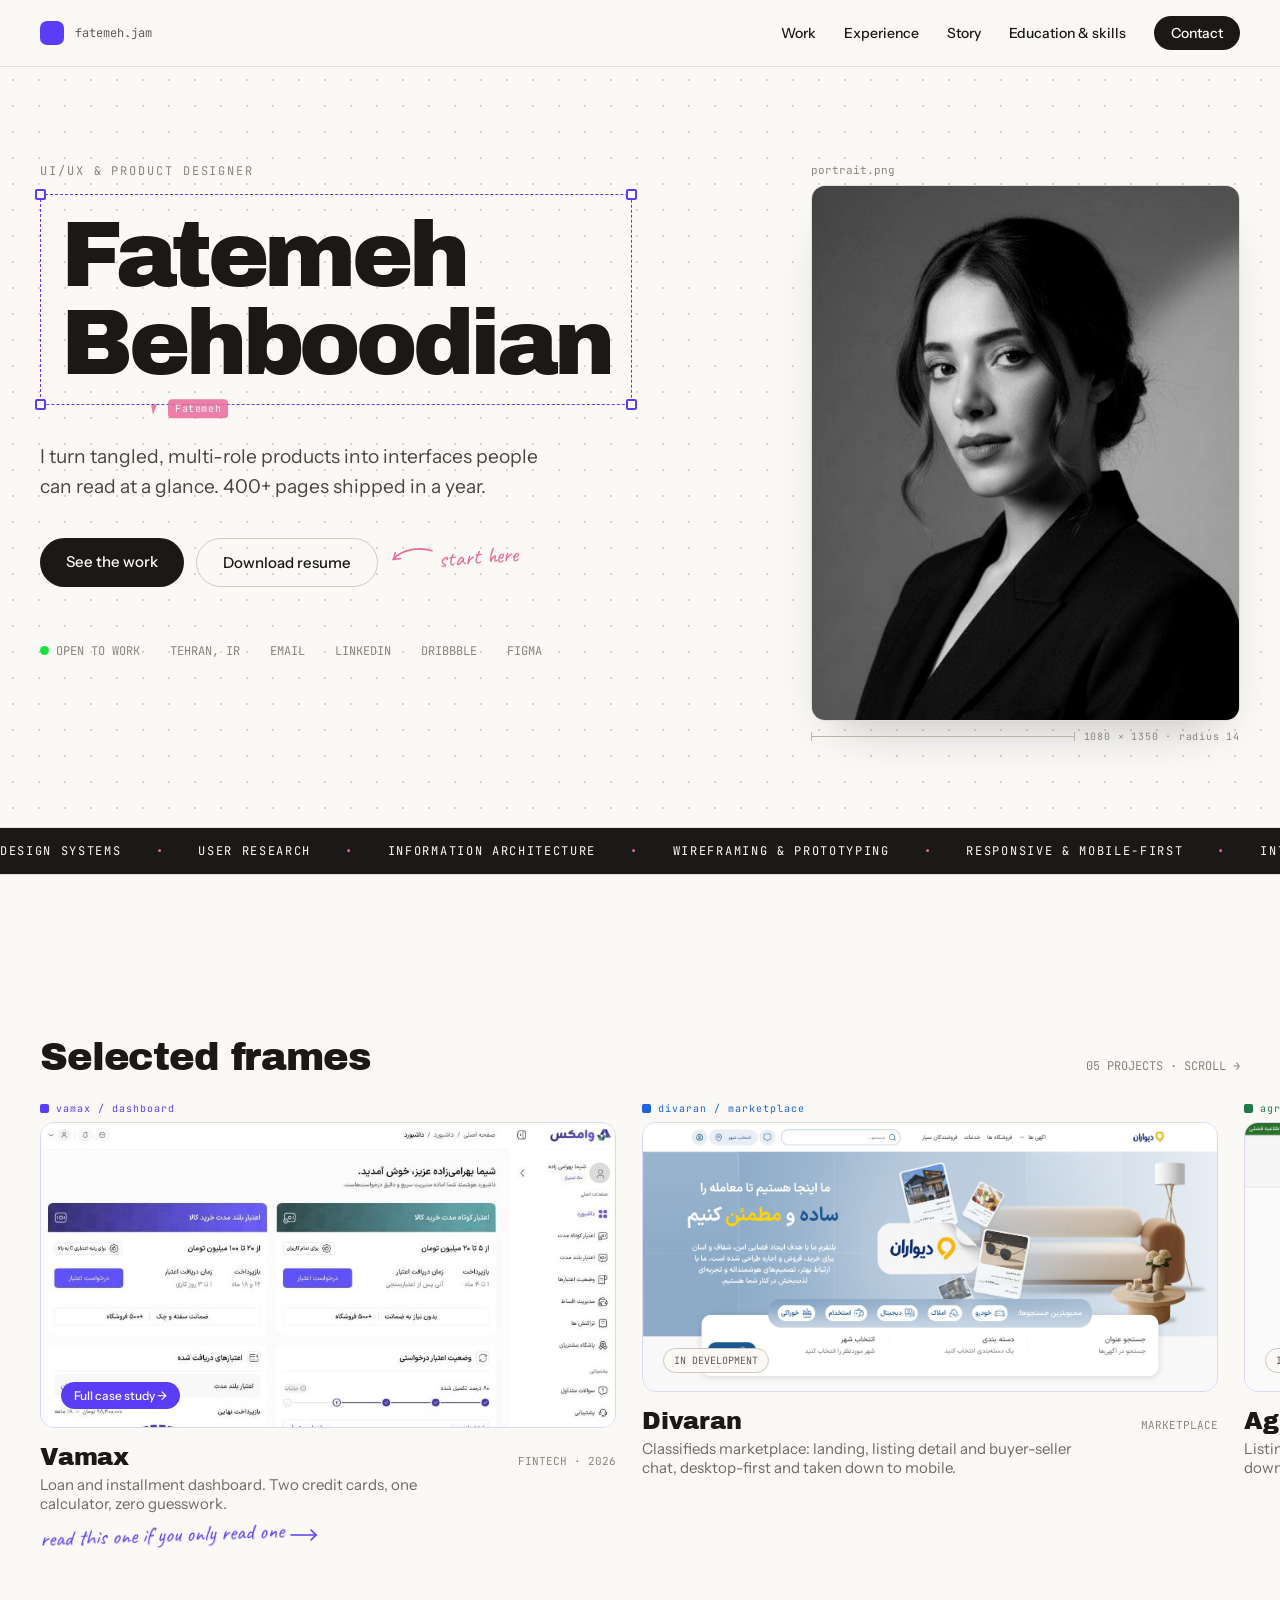
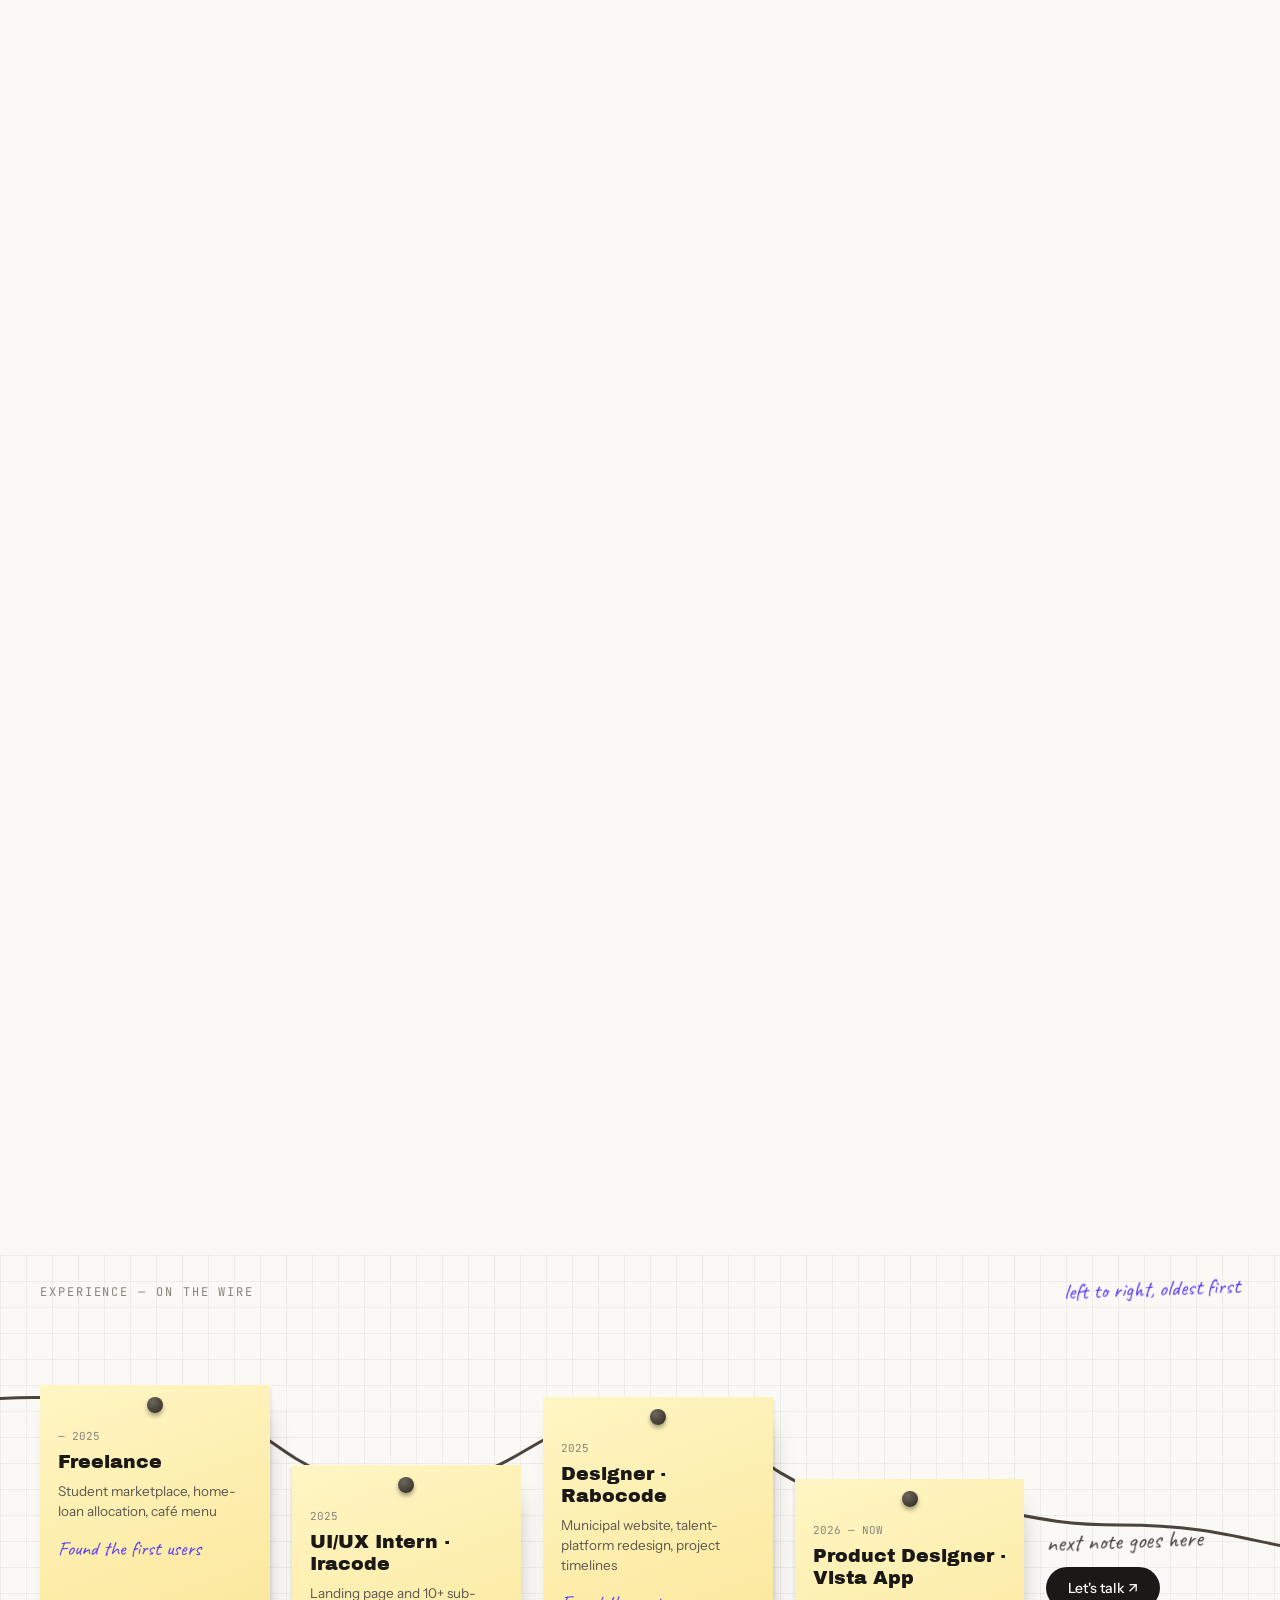
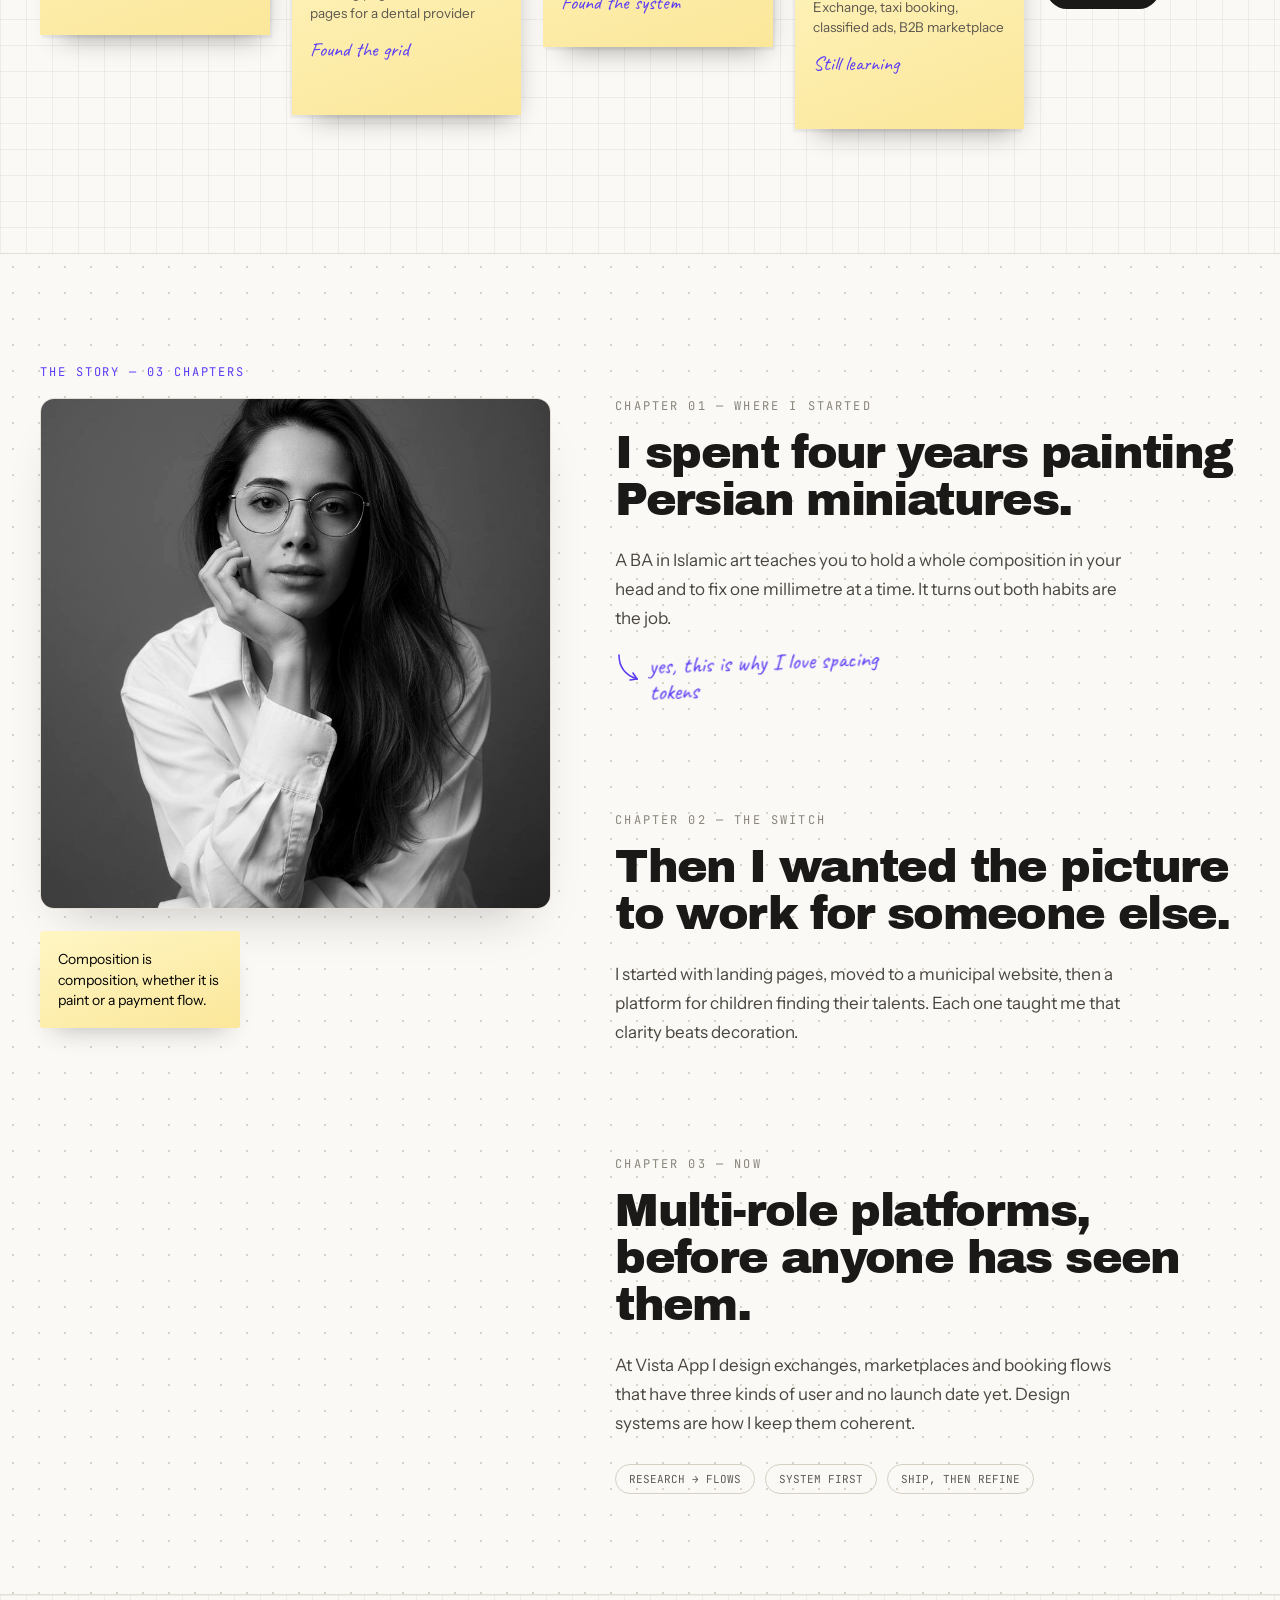
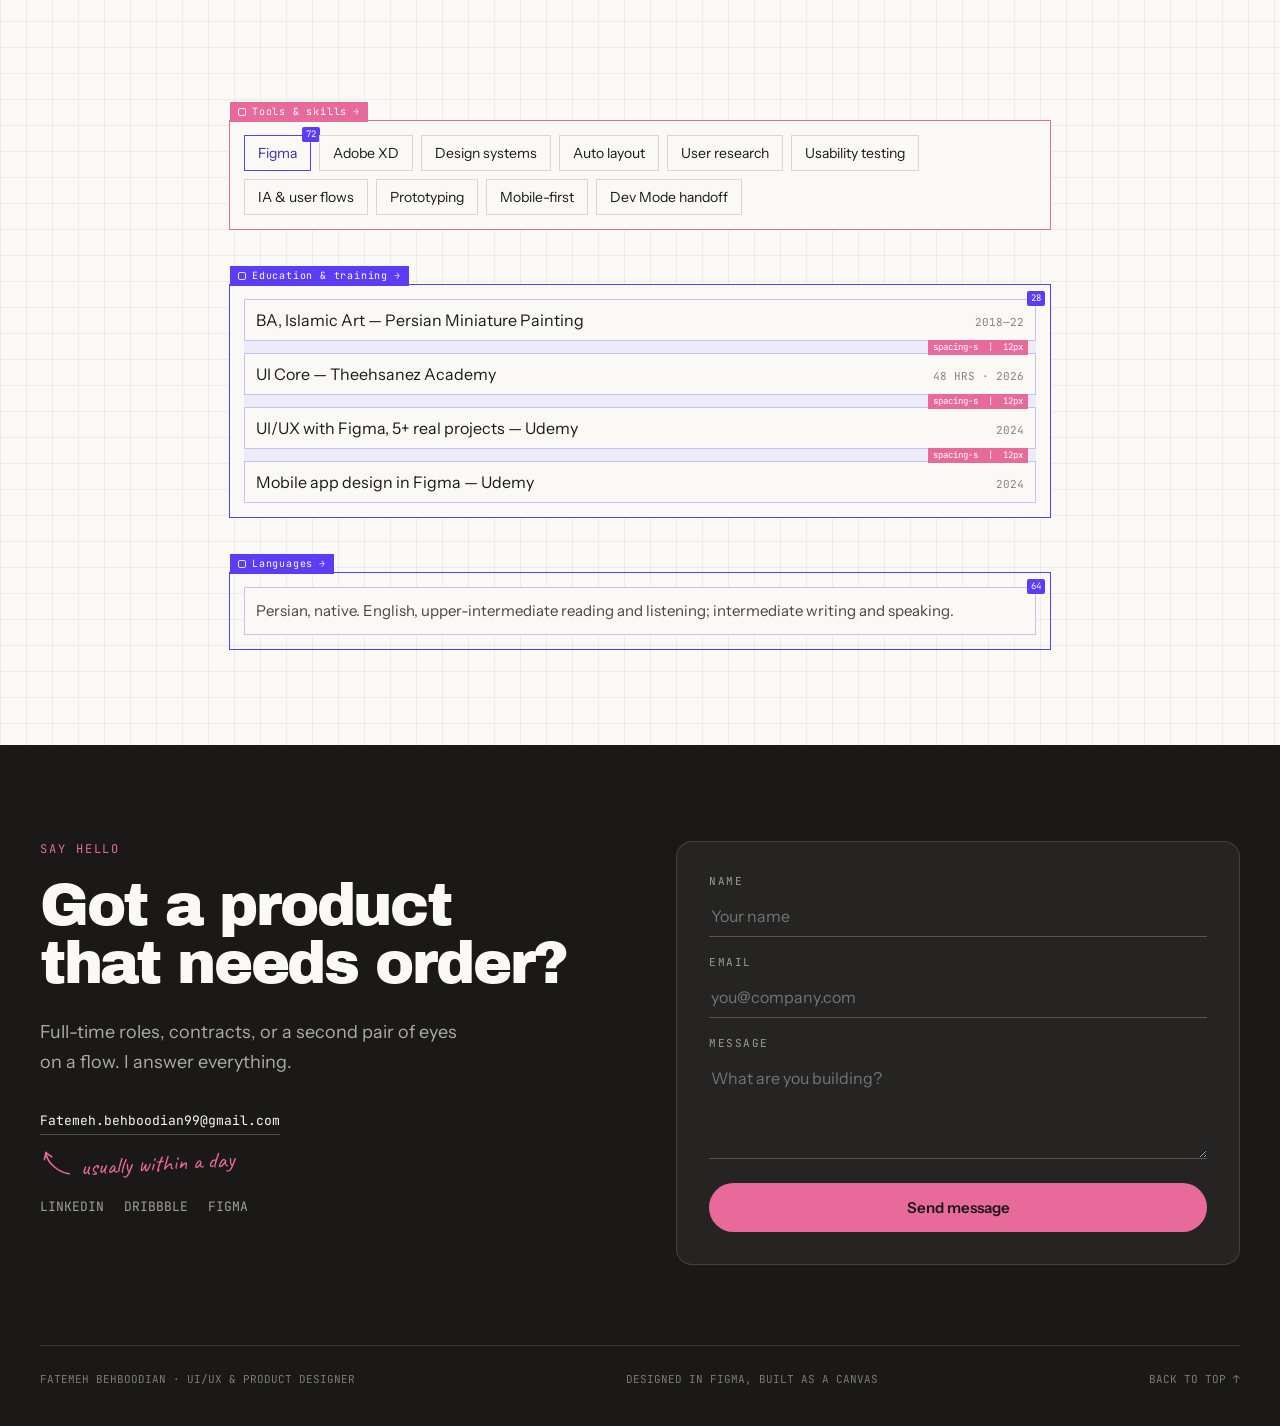
<file: index.html>
<!doctype html>
<html lang="en">
  <head>
    <meta charset="utf-8" />
    <meta name="viewport" content="width=device-width, initial-scale=1" />
    <title>Fatemeh Behboodian — UI/UX &amp; Product Designer</title>
    <meta
      name="description"
      content="UI/UX and product designer portfolio. Design systems, dashboards and marketplace flows for fintech, crypto and ride-hailing products."
    />
    <link rel="preconnect" href="https://fonts.googleapis.com" />
    <link rel="preconnect" href="https://fonts.gstatic.com" crossorigin />
    <link
      href="https://fonts.googleapis.com/css2?family=Archivo+Black&family=Instrument+Sans:wght@400;500;600&family=JetBrains+Mono:wght@400;500&family=Caveat:wght@500;600;700&display=swap"
      rel="stylesheet"
    />
    <link rel="stylesheet" href="css/site.css" />
    <link rel="icon" href="favicon.svg" type="image/svg+xml" />
    <link rel="icon" href="favicon.ico" sizes="any" />
    <link rel="apple-touch-icon" href="apple-touch-icon.png" />
    <style>
      @media (max-width: 1200px) {
        [data-wire-row] {
          flex-wrap: wrap !important;
          row-gap: 56px !important;
        }
        [data-wire-row] [data-wire-line] {
          display: none !important;
        }
        [data-wire-row] > div {
          margin-top: 0 !important;
        }
        [data-wire-row] > * {
          flex: 0 1 calc(50% - 11px) !important;
          min-width: 0 !important;
          min-height: 0 !important;
        }
      }
      @media (max-width: 1000px) {
        [data-cols="hero"],
        [data-cols="story"],
        [data-cols="education-and-skills"],
        [data-cols="contact"] {
          grid-template-columns: 1fr !important;
          gap: 44px !important;
        }
        [data-cols="nums"] {
          grid-template-columns: repeat(2, 1fr) !important;
        }
        [data-note] {
          position: static !important;
          left: auto !important;
          right: auto !important;
          bottom: auto !important;
          width: auto !important;
          max-width: 320px;
          margin-top: 22px;
        }
        [data-stick] {
          position: static !important;
        }
      }
      @media (max-width: 640px) {
        [data-cols="nums"] {
          grid-template-columns: 1fr !important;
        }
        section {
          padding-left: 20px !important;
          padding-right: 20px !important;
        }
        [data-track] {
          padding-left: 20px !important;
          padding-right: 20px !important;
        }
      }
      .skill-chip {
        transition:
          outline-color 0.15s ease,
          color 0.15s ease;
      }
      .skill-chip:hover {
        outline: 1.5px solid #5b3df5;
        color: #3a2fa8;
      }
      .field-input {
        transition: border-color 0.15s ease;
      }
      .field-input:focus {
        border-bottom-color: #e86a9a;
      }
      .btn-send {
        transition: background 0.15s ease;
      }
      .btn-send:hover {
        background: #5b3df5;
      }
    </style>
  </head>
  <body>
    <div data-root="home" style="position: relative; overflow-x: clip">
      <div
        data-progress="1"
        style="
          position: fixed;
          top: 0;
          left: 0;
          height: 2px;
          width: 0%;
          background: #5b3df5;
          z-index: 60;
        "
      ></div>

      <div
        data-trail2="1"
        style="
          position: fixed;
          top: 0;
          left: 0;
          pointer-events: none;
          z-index: 54;
          opacity: 0;
          transition: opacity 0.4s ease;
        "
      >
        <div style="display: flex; align-items: center; gap: 6px">
          <div
            style="
              width: 0;
              height: 0;
              border-left: 6px solid #e86a9a;
              border-bottom: 10px solid transparent;
              border-right: 4px solid transparent;
              transform: rotate(-12deg);
            "
          ></div>
          <div
            style="
              font-family: &quot;JetBrains Mono&quot;, monospace;
              font-size: 10px;
              letter-spacing: 0.06em;
              color: #faf9f6;
              padding: 3px 7px;
              border-radius: 4px;
              white-space: nowrap;
              background-color: #e86a9a;
            "
          >
            Fatemeh
          </div>
        </div>
      </div>

      <div
        data-trail="1"
        style="
          position: fixed;
          top: 0;
          left: 0;
          pointer-events: none;
          z-index: 55;
          opacity: 0;
          transition: opacity 0.4s ease;
        "
      >
        <div style="display: flex; align-items: center; gap: 6px">
          <div
            style="
              width: 0;
              height: 0;
              border-left: 7px solid #5b3df5;
              border-bottom: 11px solid transparent;
              border-right: 5px solid transparent;
              transform: rotate(-12deg);
            "
          ></div>
          <div
            style="
              font-family: &quot;JetBrains Mono&quot;, monospace;
              font-size: 10px;
              letter-spacing: 0.06em;
              color: #faf9f6;
              padding: 3px 7px;
              border-radius: 4px;
              white-space: nowrap;
              background-color: #5b3df5;
            "
          >
            you
          </div>
        </div>
      </div>

      <!-- ================= NAV ================= -->
      <header class="site-header" data-nav>
        <div class="site-header__inner">
          <a href="#top" class="site-header__brand">
            <span class="site-header__mark" aria-hidden="true"></span>
            <span class="site-header__logo">fatemeh.jam</span>
          </a>
          <button
            type="button"
            class="site-header__toggle"
            data-nav-toggle
            aria-expanded="false"
            aria-controls="site-nav"
            aria-label="Open menu"
          >
            <span class="site-header__toggle-bar" aria-hidden="true"></span>
            <span class="site-header__toggle-bar" aria-hidden="true"></span>
          </button>
          <div class="site-header__backdrop" data-nav-backdrop></div>
          <nav id="site-nav" class="site-header__nav" data-nav-panel>
            <div class="site-header__nav-label" aria-hidden="true">
              Navigate
            </div>
            <a href="#work"><span>01</span>Work</a>
            <a href="#experience"><span>02</span>Experience</a>
            <a href="#story"><span>03</span>Story</a>
            <a href="#education-and-skills"
              ><span>04</span>Education &amp; skills</a
            >
            <a href="#contact" class="site-header__cta">Contact</a>
          </nav>
        </div>
      </header>

      <!-- ================= HERO ================= -->
      <section
        id="top"
        data-screen-label="Hero"
        style="
          position: relative;
          padding: 96px 40px 84px;
          background-image: radial-gradient(#d9d3c7 1.15px, transparent 1.15px);
          background-size: 26px 26px;
        "
      >
        <div
          data-cols="hero"
          style="
            max-width: 1360px;
            margin: 0 auto;
            display: grid;
            grid-template-columns: 1.25fr 0.75fr;
            gap: 56px;
            align-items: start;
          "
        >
          <div>
            <div
              data-reveal="1"
              style="
                font-family: &quot;JetBrains Mono&quot;, monospace;
                font-size: 12px;
                letter-spacing: 0.16em;
                text-transform: uppercase;
                color: #8a857c;
                margin-bottom: 48px;
              "
            >
              UI/UX &amp; Product Designer
            </div>
            <div
              data-reveal="1"
              data-reveal-delay="80"
              style="
                position: relative;
                display: inline-block;
                padding: 16px 20px;
                margin: -16px -20px;
                border: 1.5px dashed #5b3df5;
                border-radius: 5px;
                margin-top: -33px;
                margin-bottom: -36px;
                margin-left: 0px;
                margin-right: 0px;
              "
            >
              <h1
                style="
                  margin: 0;
                  font-family: &quot;Archivo Black&quot;, sans-serif;
                  font-size: clamp(52px, 7.2vw, 104px);
                  line-height: 0.96;
                  font-weight: 400;
                  letter-spacing: -0.045em;
                "
              >
                Fatemeh<br />Behboodian
              </h1>
              <div
                style="
                  position: absolute;
                  top: -6px;
                  left: -6px;
                  width: 11px;
                  height: 11px;
                  background: #faf9f6;
                  border: 2px solid #5b3df5;
                  border-radius: 2px;
                "
              ></div>
              <div
                style="
                  position: absolute;
                  top: -6px;
                  right: -6px;
                  width: 11px;
                  height: 11px;
                  background: #faf9f6;
                  border: 2px solid #5b3df5;
                  border-radius: 2px;
                "
              ></div>
              <div
                style="
                  position: absolute;
                  bottom: -6px;
                  left: -6px;
                  width: 11px;
                  height: 11px;
                  background: #faf9f6;
                  border: 2px solid #5b3df5;
                  border-radius: 2px;
                "
              ></div>
              <div
                style="
                  position: absolute;
                  bottom: -6px;
                  right: -6px;
                  width: 11px;
                  height: 11px;
                  background: #faf9f6;
                  border: 2px solid #5b3df5;
                  border-radius: 2px;
                "
              ></div>
            </div>
            <p
              data-reveal="1"
              data-reveal-delay="160"
              style="
                margin: 64px 0 0;
                font-size: clamp(18px, 1.5vw, 21px);
                line-height: 1.55;
                color: #4a463f;
                max-width: 520px;
                text-wrap: pretty;
              "
            >
              I turn tangled, multi-role products into interfaces people can
              read at a glance. 400+ pages shipped in a year.
            </p>
            <div
              data-reveal="1"
              data-reveal-delay="240"
              style="
                display: flex;
                gap: 12px;
                margin-top: 36px;
                flex-wrap: wrap;
              "
            >
              <a
                href="#work"
                style="
                  background: #1a1917;
                  color: #faf9f6;
                  padding: 14px 26px;
                  border-radius: 999px;
                  font-size: 15px;
                  font-weight: 500;
                "
                >See the work</a
              >
              <div
                style="
                  display: flex;
                  align-items: center;
                  gap: 12px;
                  flex-wrap: nowrap;
                "
              >
                <a
                  href="public/fatemeh-behboodian-resume.pdf"
                  download="fatemeh-behboodian-resume.pdf"
                  style="
                    border: 1.5px solid #cfc9bd;
                    padding: 14px 26px;
                    border-radius: 999px;
                    font-size: 15px;
                    font-weight: 500;
                    white-space: nowrap;
                  "
                  >Download resume</a
                >
                <div
                  data-anno="1"
                  style="
                    display: flex;
                    align-items: center;
                    gap: 4px;
                    flex-shrink: 0;
                    transform: translateY(-6px);
                  "
                >
                  <svg
                    width="44"
                    height="26"
                    viewBox="0 0 44 26"
                    fill="none"
                    style="overflow: visible; transform: scaleX(-1) rotate(-8deg)"
                  >
                    <path
                      d="M3 5C15 3 33 7 40 19"
                      stroke="#E86A9A"
                      stroke-width="1.6"
                      stroke-linecap="round"
                    ></path>
                    <path
                      d="M40 19l-7-2"
                      stroke="#E86A9A"
                      stroke-width="1.6"
                      stroke-linecap="round"
                    ></path>
                    <path
                      d="M40 19l-1-7"
                      stroke="#E86A9A"
                      stroke-width="1.6"
                      stroke-linecap="round"
                    ></path>
                  </svg>
                  <span
                    style="
                      font-family: &quot;Caveat&quot;, cursive;
                      font-size: 23px;
                      line-height: 1;
                      color: #e86a9a;
                      transform: rotate(-4deg);
                      white-space: nowrap;
                    "
                    >start here</span
                  >
                </div>
              </div>
            </div>
            <div
              data-reveal="1"
              data-reveal-delay="320"
              style="
                display: flex;
                gap: 30px;
                flex-wrap: wrap;
                margin-top: 56px;
                font-family: &quot;JetBrains Mono&quot;, monospace;
                font-size: 12px;
                color: #8a857c;
              "
            >
              <div style="display: flex; align-items: baseline; gap: 7px">
                <span
                  style="
                    width: 9px;
                    height: 9px;
                    border-radius: 50%;
                    background: #1ce03e;
                    animation: blink 2.4s ease-in-out infinite;
                  "
                ></span
                >OPEN TO WORK
              </div>
              <div>TEHRAN, IR</div>
              <a
                href="mailto:Fatemeh.behboodian99@gmail.com"
                style="color: #8a857c"
                >EMAIL</a
              >
              <a
                href="https://www.linkedin.com/in/fatemeh-behboodian/"
                target="_blank"
                style="color: #8a857c"
                >LINKEDIN</a
              >
              <a
                href="https://dribbble.com/Fatemeh-Behboodian"
                target="_blank"
                style="color: #8a857c"
                >DRIBBBLE</a
              >
              <a
                href="https://www.figma.com/@fatemehbehboodi"
                target="_blank"
                style="color: #8a857c"
                >FIGMA</a
              >
            </div>
          </div>

          <div style="position: relative">
            <div
              data-reveal="1"
              data-reveal-delay="120"
              style="position: relative"
            >
              <div
                style="
                  font-family: &quot;JetBrains Mono&quot;, monospace;
                  font-size: 11px;
                  color: #8a857c;
                  margin-bottom: 8px;
                "
              >
                portrait.png
              </div>
              <div
                style="
                  border-radius: 14px;
                  overflow: hidden;
                  border: 1px solid #e4dfd5;
                  box-shadow: 0 26px 50px -26px rgba(26, 25, 23, 0.3);
                  background: #edeae3;
                  aspect-ratio: 4/5;
                "
              >
                <img
                  src="images/fatemeh-hero.jpg"
                  alt="Fatemeh Behboodian"
                  style="
                    width: 100%;
                    height: 100%;
                    object-fit: cover;
                    filter: grayscale(1) contrast(1.06);
                  "
                />
              </div>
              <div
                data-anno="1"
                style="
                  display: flex;
                  align-items: center;
                  gap: 9px;
                  margin-top: 9px;
                "
              >
                <div
                  style="
                    flex: 1;
                    height: 1px;
                    background: #b9b3a7;
                    position: relative;
                  "
                >
                  <span
                    style="
                      position: absolute;
                      left: 0;
                      top: -4px;
                      width: 1px;
                      height: 9px;
                      background: #b9b3a7;
                    "
                  ></span>
                  <span
                    style="
                      position: absolute;
                      right: 0;
                      top: -4px;
                      width: 1px;
                      height: 9px;
                      background: #b9b3a7;
                    "
                  ></span>
                </div>
                <span
                  style="
                    font-family: &quot;JetBrains Mono&quot;, monospace;
                    font-size: 10px;
                    letter-spacing: 0.08em;
                    color: #8a857c;
                  "
                  >1080 × 1350 · radius 14</span
                >
              </div>
            </div>
          </div>
        </div>
      </section>

      <!-- ================= TICKER ================= -->
      <div
        style="
          border-top: 1px solid #e4dfd5;
          border-bottom: 1px solid #e4dfd5;
          background: #1a1917;
          overflow: hidden;
          padding: 15px 0;
        "
      >
        <div
          data-ticker="1"
          style="
            display: flex;
            width: max-content;
            animation: ticker 34s linear infinite;
            font-family: &quot;JetBrains Mono&quot;, monospace;
            font-size: 12px;
            letter-spacing: 0.14em;
            color: #faf9f6;
          "
        >
          <div style="display: flex; gap: 34px; padding-right: 34px">
            <span>DESIGN SYSTEMS</span><span style="color: #e86a9a">•</span
            ><span>USER RESEARCH</span><span style="color: #e86a9a">•</span
            ><span>INFORMATION ARCHITECTURE</span
            ><span style="color: #e86a9a">•</span
            ><span>WIREFRAMING &amp; PROTOTYPING</span
            ><span style="color: #e86a9a">•</span
            ><span>RESPONSIVE &amp; MOBILE-FIRST</span
            ><span style="color: #e86a9a">•</span><span>INTERACTION DESIGN</span
            ><span style="color: #e86a9a">•</span
            ><span>FIGMA DEV MODE HANDOFF</span
            ><span style="color: #e86a9a">•</span>
          </div>
          <div
            style="display: flex; gap: 34px; padding-right: 34px"
            aria-hidden="true"
          >
            <span>DESIGN SYSTEMS</span><span style="color: #e86a9a">•</span
            ><span>USER RESEARCH</span><span style="color: #e86a9a">•</span
            ><span>INFORMATION ARCHITECTURE</span
            ><span style="color: #e86a9a">•</span
            ><span>WIREFRAMING &amp; PROTOTYPING</span
            ><span style="color: #e86a9a">•</span
            ><span>RESPONSIVE &amp; MOBILE-FIRST</span
            ><span style="color: #e86a9a">•</span><span>INTERACTION DESIGN</span
            ><span style="color: #e86a9a">•</span
            ><span>FIGMA DEV MODE HANDOFF</span
            ><span style="color: #e86a9a">•</span>
          </div>
        </div>
      </div>

      <!-- ================= WORK (pinned horizontal) ================= -->
      <section
        id="work"
        data-screen-label="Selected work"
        data-pin="1"
        style="position: relative; height: 220vh"
      >
        <div
          style="
            position: sticky;
            top: 66px;
            height: calc(100vh - 66px);
            min-height: 430px;
            overflow: hidden;
            display: flex;
            flex-direction: column;
            justify-content: center;
          "
        >
          <div
            style="
              width: 100%;
              padding: 0 40px 24px;
              display: flex;
              justify-content: space-between;
              align-items: baseline;
              gap: 24px;
              flex-wrap: wrap;
            "
          >
            <h2
              style="
                margin: 0;
                font-family: &quot;Archivo Black&quot;, sans-serif;
                font-size: clamp(26px, 3vw, 42px);
                font-weight: 400;
                letter-spacing: -0.03em;
              "
            >
              Selected frames
            </h2>
            <div
              style="
                font-family: &quot;JetBrains Mono&quot;, monospace;
                font-size: 12px;
                color: #8a857c;
              "
            >
              05 PROJECTS · SCROLL →
            </div>
          </div>
          <div
            data-rail="1"
            style="overflow-x: auto; overflow-y: hidden; scrollbar-width: none"
          >
            <div
              data-track="1"
              style="
                display: flex;
                gap: 26px;
                padding: 0 40px;
                width: max-content;
              "
            >
              <a
                href="vamax.html"
                style="
                  width: clamp(340px, 45vw, 760px);
                  flex: none;
                  display: block;
                "
              >
                <div
                  data-anno="1"
                  style="
                    display: flex;
                    align-items: center;
                    gap: 7px;
                    margin-bottom: 7px;
                    font-family: &quot;JetBrains Mono&quot;, monospace;
                    font-size: 10px;
                    letter-spacing: 0.1em;
                    color: #5b3df5;
                  "
                >
                  <span
                    style="
                      width: 9px;
                      height: 9px;
                      border-radius: 2px;
                      background: #5b3df5;
                    "
                  ></span
                  >vamax / dashboard
                </div>
                <div
                  style="
                    height: clamp(150px, 34vh, 318px);
                    border-radius: 14px;
                    border: 1px solid #dcd5f2;
                    background: #f6f4fe;
                    position: relative;
                    overflow: hidden;
                  "
                >
                  <img
                    src="assets/vamax-dashboard.png"
                    alt="Vamax dashboard"
                    style="
                      width: 100%;
                      height: 100%;
                      object-fit: cover;
                      object-position: top center;
                      display: block;
                    "
                  />
                  <div
                    style="
                      position: absolute;
                      bottom: 18px;
                      left: 20px;
                      background: #5b3df5;
                      color: #faf9f6;
                      font-size: 12px;
                      font-weight: 500;
                      padding: 6px 13px;
                      border-radius: 999px;
                    "
                  >
                    Full case study →
                  </div>
                </div>
                <div
                  style="
                    margin-top: 16px;
                    display: flex;
                    justify-content: space-between;
                    align-items: baseline;
                    gap: 16px;
                  "
                >
                  <div
                    style="
                      font-family: &quot;Archivo Black&quot;, sans-serif;
                      font-size: 24px;
                      font-weight: 400;
                      letter-spacing: -0.01em;
                    "
                  >
                    Vamax
                  </div>
                  <div
                    style="
                      font-family: &quot;JetBrains Mono&quot;, monospace;
                      font-size: 11px;
                      color: #8a857c;
                    "
                  >
                    FINTECH · 2026
                  </div>
                </div>
                <div
                  style="
                    font-size: 15px;
                    color: #6e6a63;
                    margin-top: 5px;
                    max-width: 440px;
                  "
                >
                  Loan and installment dashboard. Two credit cards, one
                  calculator, zero guesswork.
                </div>
                <div
                  data-anno="1"
                  style="
                    display: flex;
                    align-items: center;
                    gap: 6px;
                    margin-top: 8px;
                  "
                >
                  <span
                    style="
                      font-family: &quot;Caveat&quot;, cursive;
                      font-size: 22px;
                      color: #5b3df5;
                      transform: rotate(-2deg);
                    "
                    >read this one if you only read one</span
                  >
                  <svg
                    width="30"
                    height="14"
                    viewBox="0 0 30 14"
                    fill="none"
                    style="overflow: visible"
                  >
                    <path
                      d="M1 7h25"
                      stroke="#5B3DF5"
                      stroke-width="1.6"
                      stroke-linecap="round"
                    ></path>
                    <path
                      d="M21 2l5 5-5 5"
                      stroke="#5B3DF5"
                      stroke-width="1.6"
                      stroke-linecap="round"
                    ></path>
                  </svg>
                </div>
              </a>

              <a
                href="divaran.html"
                style="
                  width: clamp(340px, 45vw, 720px);
                  flex: none;
                  display: block;
                "
              >
                <div
                  data-anno="1"
                  style="
                    display: flex;
                    align-items: center;
                    gap: 7px;
                    margin-bottom: 7px;
                    font-family: &quot;JetBrains Mono&quot;, monospace;
                    font-size: 10px;
                    letter-spacing: 0.1em;
                    color: #1e63d9;
                  "
                >
                  <span
                    style="
                      width: 9px;
                      height: 9px;
                      border-radius: 2px;
                      background: #1e63d9;
                    "
                  ></span
                  >divaran / marketplace
                </div>
                <div
                  style="
                    height: clamp(140px, 30vh, 282px);
                    border-radius: 14px;
                    border: 1px solid #dcd5f2;
                    background: #f6f4fe;
                    position: relative;
                    overflow: hidden;
                  "
                >
                  <img
                    src="assets/divaran-landing-desktop.png"
                    alt="Divaran marketplace"
                    style="
                      width: 100%;
                      height: 100%;
                      object-fit: cover;
                      object-position: top center;
                      display: block;
                    "
                  />
                  <div
                    style="
                      position: absolute;
                      bottom: 18px;
                      left: 20px;
                      border: 1px solid #cfc9bd;
                      font-family: &quot;JetBrains Mono&quot;, monospace;
                      font-size: 10px;
                      padding: 5px 10px;
                      border-radius: 999px;
                      color: #5f5b54;
                      background: #faf9f6;
                    "
                  >
                    IN DEVELOPMENT
                  </div>
                </div>
                <div
                  style="
                    margin-top: 16px;
                    display: flex;
                    justify-content: space-between;
                    align-items: baseline;
                    gap: 16px;
                  "
                >
                  <div
                    style="
                      font-family: &quot;Archivo Black&quot;, sans-serif;
                      font-size: 24px;
                      font-weight: 400;
                      letter-spacing: -0.01em;
                    "
                  >
                    Divaran
                  </div>
                  <div
                    style="
                      font-family: &quot;JetBrains Mono&quot;, monospace;
                      font-size: 11px;
                      color: #8a857c;
                    "
                  >
                    MARKETPLACE
                  </div>
                </div>
                <div
                  style="
                    font-size: 15px;
                    color: #6e6a63;
                    margin-top: 5px;
                    max-width: 440px;
                  "
                >
                  Classifieds marketplace: landing, listing detail and
                  buyer-seller chat, desktop-first and taken down to mobile.
                </div>
              </a>

              <a
                href="agrobazar.html"
                style="
                  width: clamp(340px, 45vw, 720px);
                  flex: none;
                  display: block;
                "
              >
                <div
                  data-anno="1"
                  style="
                    display: flex;
                    align-items: center;
                    gap: 7px;
                    margin-bottom: 7px;
                    font-family: &quot;JetBrains Mono&quot;, monospace;
                    font-size: 10px;
                    letter-spacing: 0.1em;
                    color: #1e7a4b;
                  "
                >
                  <span
                    style="
                      width: 9px;
                      height: 9px;
                      border-radius: 2px;
                      background: #1e7a4b;
                    "
                  ></span
                  >agrobazar / marketplace
                </div>
                <div
                  style="
                    height: clamp(140px, 30vh, 282px);
                    border-radius: 14px;
                    border: 1px solid #dcd5f2;
                    background: #f6f4fe;
                    position: relative;
                    overflow: hidden;
                  "
                >
                  <img
                    src="assets/agro-cart-desktop.jpg"
                    alt="Agrobazar marketplace"
                    style="
                      width: 100%;
                      height: 100%;
                      object-fit: cover;
                      object-position: top center;
                      display: block;
                    "
                  />
                  <div
                    style="
                      position: absolute;
                      bottom: 18px;
                      left: 20px;
                      border: 1px solid #cfc9bd;
                      font-family: &quot;JetBrains Mono&quot;, monospace;
                      font-size: 10px;
                      padding: 5px 10px;
                      border-radius: 999px;
                      color: #5f5b54;
                      background: #faf9f6;
                    "
                  >
                    IN DEVELOPMENT
                  </div>
                </div>
                <div
                  style="
                    margin-top: 16px;
                    display: flex;
                    justify-content: space-between;
                    align-items: baseline;
                    gap: 16px;
                  "
                >
                  <div
                    style="
                      font-family: &quot;Archivo Black&quot;, sans-serif;
                      font-size: 24px;
                      font-weight: 400;
                      letter-spacing: -0.01em;
                    "
                  >
                    Agrobazar
                  </div>
                  <div
                    style="
                      font-family: &quot;JetBrains Mono&quot;, monospace;
                      font-size: 11px;
                      color: #8a857c;
                    "
                  >
                    MARKETPLACE
                  </div>
                </div>
                <div
                  style="
                    font-size: 15px;
                    color: #6e6a63;
                    margin-top: 5px;
                    max-width: 440px;
                  "
                >
                  Listings, sellers and checkout, designed desktop-first and
                  taken down to mobile.
                </div>
              </a>

              <a
                href="karanex.html"
                style="
                  width: clamp(340px, 45vw, 720px);
                  flex: none;
                  display: block;
                "
              >
                <div
                  data-anno="1"
                  style="
                    display: flex;
                    align-items: center;
                    gap: 7px;
                    margin-bottom: 7px;
                    font-family: &quot;JetBrains Mono&quot;, monospace;
                    font-size: 10px;
                    letter-spacing: 0.1em;
                    color: #b8860b;
                  "
                >
                  <span
                    style="
                      width: 9px;
                      height: 9px;
                      border-radius: 2px;
                      background: #b8860b;
                    "
                  ></span
                  >karanex / crypto trading
                </div>
                <div
                  style="
                    height: clamp(140px, 30vh, 282px);
                    border-radius: 14px;
                    border: 1px solid #dcd5f2;
                    background: #f6f4fe;
                    position: relative;
                    overflow: hidden;
                  "
                >
                  <img
                    src="assets/karanex-spot-desktop.png"
                    alt="Karanex crypto trading"
                    style="
                      width: 100%;
                      height: 100%;
                      object-fit: cover;
                      object-position: top center;
                      display: block;
                    "
                  />
                  <div
                    style="
                      position: absolute;
                      bottom: 18px;
                      left: 20px;
                      background: #b8860b;
                      color: #faf9f6;
                      font-size: 12px;
                      font-weight: 500;
                      padding: 6px 13px;
                      border-radius: 999px;
                    "
                  >
                    Full case study →
                  </div>
                </div>
                <div
                  style="
                    margin-top: 16px;
                    display: flex;
                    justify-content: space-between;
                    align-items: baseline;
                    gap: 16px;
                  "
                >
                  <div
                    style="
                      font-family: &quot;Archivo Black&quot;, sans-serif;
                      font-size: 24px;
                      font-weight: 400;
                      letter-spacing: -0.01em;
                    "
                  >
                    Karanex
                  </div>
                  <div
                    style="
                      font-family: &quot;JetBrains Mono&quot;, monospace;
                      font-size: 11px;
                      color: #8a857c;
                    "
                  >
                    CRYPTO / FINTECH
                  </div>
                </div>
                <div
                  style="
                    font-size: 15px;
                    color: #6e6a63;
                    margin-top: 5px;
                    max-width: 440px;
                  "
                >
                  Trading, dashboards, courses and wallet pages for a crypto
                  exchange with two kinds of user.
                </div>
              </a>

              <a
                href="taxi-shahr.html"
                style="
                  width: clamp(340px, 45vw, 720px);
                  flex: none;
                  display: block;
                "
              >
                <div
                  data-anno="1"
                  style="
                    display: flex;
                    align-items: center;
                    gap: 7px;
                    margin-bottom: 7px;
                    font-family: &quot;JetBrains Mono&quot;, monospace;
                    font-size: 10px;
                    letter-spacing: 0.1em;
                    color: #c99a00;
                  "
                >
                  <span
                    style="
                      width: 9px;
                      height: 9px;
                      border-radius: 2px;
                      background: #c99a00;
                    "
                  ></span
                  >taxi shahr / ride-hailing
                </div>
                <div
                  style="
                    height: clamp(140px, 30vh, 282px);
                    border-radius: 14px;
                    border: 1px solid #dcd5f2;
                    background: #f6f4fe;
                    position: relative;
                    overflow: hidden;
                    display: flex;
                    align-items: center;
                    justify-content: center;
                  "
                >
                  <img
                    src="assets/taxishahr-select-service.png"
                    alt="Taxi Shahr ride selection"
                    style="
                      width: 100%;
                      object-fit: cover;
                      object-position: center;
                      display: block;
                    "
                  />
                  <div
                    style="
                      position: absolute;
                      bottom: 18px;
                      left: 20px;
                      border: 1px solid #e0c77a;
                      font-family: &quot;JetBrains Mono&quot;, monospace;
                      font-size: 10px;
                      padding: 5px 10px;
                      border-radius: 999px;
                      color: #8a6d00;
                      background: #fff7e3;
                    "
                  >
                    IN DEVELOPMENT
                  </div>
                </div>
                <div
                  style="
                    margin-top: 16px;
                    display: flex;
                    justify-content: space-between;
                    align-items: baseline;
                    gap: 16px;
                  "
                >
                  <div
                    style="
                      font-family: &quot;Archivo Black&quot;, sans-serif;
                      font-size: 24px;
                      font-weight: 400;
                      letter-spacing: -0.01em;
                    "
                  >
                    Taxi Shahr
                  </div>
                  <div
                    style="
                      font-family: &quot;JetBrains Mono&quot;, monospace;
                      font-size: 11px;
                      color: #8a857c;
                    "
                  >
                    RIDE-HAILING
                  </div>
                </div>
                <div
                  style="
                    font-size: 15px;
                    color: #6e6a63;
                    margin-top: 5px;
                    max-width: 440px;
                  "
                >
                  Bilingual passenger and driver apps: booking, live tracking,
                  payments and trip history in English (LTR).
                </div>
              </a>

              <div
                style="
                  width: clamp(180px, 18vw, 240px);
                  flex: none;
                  display: flex;
                  margin-top: 20px;
                  align-items: center;
                  justify-content: center;
                  height: clamp(140px, 30vh, 282px);
                  border: 1.5px dashed #cfc9bd;
                  border-radius: 14px;
                  font-family: &quot;JetBrains Mono&quot;, monospace;
                  font-size: 11px;
                  color: #a39d92;
                  text-align: center;
                  line-height: 1.7;
                "
              >
                MORE IN THE<br />RESUME ↓
              </div>
            </div>
          </div>
        </div>
      </section>

      <!-- ================= EXPERIENCE (pinned timeline) ================= -->
      <section
        id="experience"
        data-screen-label="Experience"
        style="
          padding: 96px 0 104px;
          overflow: hidden;
          padding-top: 20px;
          background-image:
            linear-gradient(rgba(26, 25, 23, 0.055) 1px, transparent 1px),
            linear-gradient(90deg, rgba(26, 25, 23, 0.055) 1px, transparent 1px);
          background-size: 26px 26px;
          border-bottom: 1px solid #e4dfd5;
        "
      >
        <div
          style="
            max-width: 1360px;
            margin: 0 auto;
            padding: 0 40px;
            display: flex;
            justify-content: space-between;
            align-items: baseline;
            gap: 24px;
            flex-wrap: wrap;
          "
        >
          <div
            data-reveal="1"
            style="
              font-family: &quot;JetBrains Mono&quot;, monospace;
              font-size: 12px;
              letter-spacing: 0.16em;
              color: #8a857c;
            "
          >
            EXPERIENCE — ON THE WIRE
          </div>
          <div
            data-anno="1"
            style="
              font-family: &quot;Caveat&quot;, cursive;
              font-size: 22px;
              color: #5b3df5;
              transform: rotate(-2deg);
            "
          >
            left to right, oldest first
          </div>
        </div>

        <div style="position: relative; margin-top: 72px">
          <div
            data-wire-row="1"
            style="
              position: relative;
              max-width: 1360px;
              margin: 0 auto;
              display: flex;
              flex-wrap: nowrap;
              gap: 22px;
              align-items: flex-start;
              padding: 0 40px 20px;
            "
          >
            <svg
              data-wire-line="1"
              viewBox="0 0 1000 220"
              preserveAspectRatio="none"
              style="
                position: absolute;
                top: 0;
                left: 40px;
                right: 40px;
                width: calc(100% - 80px);
                height: 220px;
                overflow: visible;
                pointer-events: none;
                z-index: 0;
              "
            >
              <path
                d="M-60,26 C20,16 60,30 100,30 C200,30 190,110 300,110 C410,110 400,42 500,42 C600,42 596,124 700,124 C800,124 812,150 900,150 C980,150 1010,168 1060,176"
                fill="none"
                stroke="#4A443B"
                stroke-width="3"
                stroke-linecap="round"
                vector-effect="non-scaling-stroke"
              ></path>
            </svg>
            <div
              data-reveal="1"
              style="
                position: relative;
                flex: 1 1 0;
                min-width: 0;
                min-height: 250px;
                margin-top: 10px;
                background: linear-gradient(160deg, #fff6c4, #fbe79a);
                padding: 44px 18px 26px;
                box-shadow:
                  2px 3px 2px rgba(26, 25, 23, 0.06),
                  6px 16px 26px -16px rgba(26, 25, 23, 0.45);
                transform: rotate(-1.4deg);
              "
            >
              <div
                style="
                  position: absolute;
                  top: 12px;
                  left: 50%;
                  transform: translateX(-50%);
                  width: 16px;
                  height: 16px;
                  border-radius: 50%;
                  background: radial-gradient(
                    circle at 34% 28%,
                    #6e675c,
                    #2b2620
                  );
                  box-shadow: 0 3px 4px rgba(0, 0, 0, 0.35);
                "
              ></div>
              <div
                style="
                  font-family: &quot;JetBrains Mono&quot;, monospace;
                  font-size: 11px;
                  color: #8a857c;
                "
              >
                — 2025
              </div>
              <div
                style="
                  font-family: &quot;Archivo Black&quot;, sans-serif;
                  font-size: 19px;
                  font-weight: 400;
                  margin-top: 8px;
                  line-height: 1.15;
                "
              >
                Freelance
              </div>
              <div
                style="
                  font-size: 13.5px;
                  color: #5c574f;
                  margin-top: 8px;
                  line-height: 1.5;
                "
              >
                Student marketplace, home-loan allocation, café menu
              </div>
              <div
                style="
                  font-family: &quot;Caveat&quot;, cursive;
                  font-size: 20px;
                  color: #5b3df5;
                  margin-top: 14px;
                "
              >
                Found the first users
              </div>
            </div>
            <div
              data-reveal="1"
              data-reveal-delay="80"
              style="
                position: relative;
                flex: 1 1 0;
                min-width: 0;
                min-height: 250px;
                margin-top: 90px;
                background: linear-gradient(160deg, #fff6c4, #fbe79a);
                padding: 44px 18px 26px;
                box-shadow:
                  -2px 3px 2px rgba(26, 25, 23, 0.06),
                  6px 16px 26px -16px rgba(26, 25, 23, 0.45);
                transform: rotate(1.2deg);
              "
            >
              <div
                style="
                  position: absolute;
                  top: 12px;
                  left: 50%;
                  transform: translateX(-50%);
                  width: 16px;
                  height: 16px;
                  border-radius: 50%;
                  background: radial-gradient(
                    circle at 34% 28%,
                    #6e675c,
                    #2b2620
                  );
                  box-shadow: 0 3px 4px rgba(0, 0, 0, 0.35);
                "
              ></div>
              <div
                style="
                  font-family: &quot;JetBrains Mono&quot;, monospace;
                  font-size: 11px;
                  color: #8a857c;
                "
              >
                2025
              </div>
              <div
                style="
                  font-family: &quot;Archivo Black&quot;, sans-serif;
                  font-size: 19px;
                  font-weight: 400;
                  margin-top: 8px;
                  line-height: 1.15;
                "
              >
                UI/UX Intern · Iracode
              </div>
              <div
                style="
                  font-size: 13.5px;
                  color: #5c574f;
                  margin-top: 8px;
                  line-height: 1.5;
                "
              >
                Landing page and 10+ sub-pages for a dental provider
              </div>
              <div
                style="
                  font-family: &quot;Caveat&quot;, cursive;
                  font-size: 20px;
                  color: #5b3df5;
                  margin-top: 14px;
                "
              >
                Found the grid
              </div>
            </div>
            <div
              data-reveal="1"
              data-reveal-delay="160"
              style="
                position: relative;
                flex: 1 1 0;
                min-width: 0;
                min-height: 250px;
                margin-top: 22px;
                background: linear-gradient(160deg, #fff6c4, #fbe79a);
                padding: 44px 18px 26px;
                box-shadow:
                  2px 3px 2px rgba(26, 25, 23, 0.06),
                  6px 16px 26px -16px rgba(26, 25, 23, 0.45);
                transform: rotate(-0.7deg);
              "
            >
              <div
                style="
                  position: absolute;
                  top: 12px;
                  left: 50%;
                  transform: translateX(-50%);
                  width: 16px;
                  height: 16px;
                  border-radius: 50%;
                  background: radial-gradient(
                    circle at 34% 28%,
                    #6e675c,
                    #2b2620
                  );
                  box-shadow: 0 3px 4px rgba(0, 0, 0, 0.35);
                "
              ></div>
              <div
                style="
                  font-family: &quot;JetBrains Mono&quot;, monospace;
                  font-size: 11px;
                  color: #8a857c;
                "
              >
                2025
              </div>
              <div
                style="
                  font-family: &quot;Archivo Black&quot;, sans-serif;
                  font-size: 19px;
                  font-weight: 400;
                  margin-top: 8px;
                  line-height: 1.15;
                "
              >
                Designer · Rabocode
              </div>
              <div
                style="
                  font-size: 13.5px;
                  color: #5c574f;
                  margin-top: 8px;
                  line-height: 1.5;
                "
              >
                Municipal website, talent-platform redesign, project timelines
              </div>
              <div
                style="
                  font-family: &quot;Caveat&quot;, cursive;
                  font-size: 20px;
                  color: #5b3df5;
                  margin-top: 14px;
                "
              >
                Found the system
              </div>
            </div>
            <div
              data-reveal="1"
              data-reveal-delay="240"
              style="
                position: relative;
                flex: 1 1 0;
                min-width: 0;
                min-height: 250px;
                margin-top: 104px;
                background: linear-gradient(160deg, #fff6c4, #fbe79a);
                padding: 44px 18px 26px;
                box-shadow:
                  -2px 3px 2px rgba(26, 25, 23, 0.06),
                  6px 16px 26px -16px rgba(26, 25, 23, 0.45);
                transform: rotate(1.7deg);
              "
            >
              <div
                style="
                  position: absolute;
                  top: 12px;
                  left: 50%;
                  transform: translateX(-50%);
                  width: 16px;
                  height: 16px;
                  border-radius: 50%;
                  background: radial-gradient(
                    circle at 34% 28%,
                    #6e675c,
                    #2b2620
                  );
                  box-shadow: 0 3px 4px rgba(0, 0, 0, 0.35);
                "
              ></div>
              <div
                style="
                  font-family: &quot;JetBrains Mono&quot;, monospace;
                  font-size: 11px;
                  color: #8a857c;
                "
              >
                2026 — NOW
              </div>
              <div
                style="
                  font-family: &quot;Archivo Black&quot;, sans-serif;
                  font-size: 19px;
                  font-weight: 400;
                  margin-top: 8px;
                  line-height: 1.15;
                "
              >
                Product Designer · Vista App
              </div>
              <div
                style="
                  font-size: 13.5px;
                  color: #5c574f;
                  margin-top: 8px;
                  line-height: 1.5;
                "
              >
                Exchange, taxi booking, classified ads, B2B marketplace
              </div>
              <div
                style="
                  font-family: &quot;Caveat&quot;, cursive;
                  font-size: 20px;
                  color: #5b3df5;
                  margin-top: 14px;
                "
              >
                Still learning
              </div>
            </div>
            <div
              data-reveal="1"
              data-reveal-delay="320"
              style="
                flex: 1 1 0;
                min-width: 0;
                margin-top: 150px;
                display: flex;
                flex-direction: column;
                gap: 12px;
              "
            >
              <div
                style="
                  font-family: &quot;Caveat&quot;, cursive;
                  font-size: 24px;
                  color: #4a463f;
                  transform: rotate(-2deg);
                "
              >
                next note goes here
              </div>
              <a
                href="#contact"
                style="
                  align-self: flex-start;
                  background: #1a1917;
                  color: #faf9f6;
                  padding: 12px 22px;
                  border-radius: 999px;
                  font-size: 14px;
                  font-weight: 500;
                "
                >Let's talk ↗</a
              >
            </div>
          </div>
        </div>
      </section>

      <!-- ================= STORY ================= -->
      <section
        id="story"
        data-screen-label="Story"
        style="
          padding: 110px 40px 100px;
          background-image: radial-gradient(#d9d3c7 1.15px, transparent 1.15px);
          background-size: 26px 26px;
        "
      >
        <div style="max-width: 1360px; margin: 0 auto">
          <div
            data-reveal="1"
            style="
              font-family: &quot;JetBrains Mono&quot;, monospace;
              font-size: 12px;
              letter-spacing: 0.16em;
              color: #5b3df5;
              margin-bottom: 18px;
            "
          >
            THE STORY — 03 CHAPTERS
          </div>
          <div
            data-cols="story"
            style="display: grid; grid-template-columns: 0.9fr 1.1fr; gap: 64px"
          >
            <div data-reveal="1" data-reveal-delay="80">
              <div data-stick="1" style="position: sticky; top: 120px">
                <div
                  style="
                    border-radius: 14px;
                    overflow: hidden;
                    border: 1px solid #e4dfd5;
                    box-shadow: 0 26px 50px -28px rgba(26, 25, 23, 0.28);
                    background: #edeae3;
                    aspect-ratio: 1/1;
                  "
                >
                  <img
                    src="images/fatemeh-story.jpg"
                    alt="Fatemeh Behboodian"
                    style="
                      width: 100%;
                      height: 100%;
                      object-fit: cover;
                      filter: grayscale(1) contrast(1.08);
                    "
                  />
                </div>
                <div
                  style="
                    margin-top: 22px;
                    width: 200px;
                    padding: 18px;
                    background: linear-gradient(160deg, #fff6c4, #fbe79a);
                    border-radius: 3px;
                    box-shadow: 0 14px 26px -14px rgba(26, 25, 23, 0.3);
                    animation: bobC 9s ease-in-out infinite;
                  "
                >
                  <div
                    style="font-size: 14px; line-height: 1.45; color: #000000"
                  >
                    Composition is composition, whether it is paint or a payment
                    flow.
                  </div>
                </div>
              </div>
            </div>
            <div style="display: flex; flex-direction: column; gap: 110px">
              <div data-reveal="1">
                <div
                  style="
                    font-family: &quot;JetBrains Mono&quot;, monospace;
                    font-size: 12px;
                    letter-spacing: 0.18em;
                    color: #8a857c;
                    margin-bottom: 16px;
                  "
                >
                  CHAPTER 01 — WHERE I STARTED
                </div>
                <h3
                  style="
                    margin: 0;
                    font-family: &quot;Archivo Black&quot;, sans-serif;
                    font-size: clamp(32px, 3.6vw, 50px);
                    line-height: 1.02;
                    font-weight: 400;
                    letter-spacing: -0.035em;
                  "
                >
                  I spent four years painting Persian miniatures.
                </h3>
                <p
                  style="
                    margin: 22px 0 0;
                    font-size: 17px;
                    line-height: 1.7;
                    color: #4a463f;
                    max-width: 520px;
                    text-wrap: pretty;
                  "
                >
                  A BA in Islamic art teaches you to hold a whole composition in
                  your head and to fix one millimetre at a time. It turns out
                  both habits are the job.
                </p>
                <div
                  data-anno="1"
                  style="
                    display: flex;
                    align-items: flex-start;
                    gap: 8px;
                    margin-top: 16px;
                  "
                >
                  <svg
                    width="26"
                    height="30"
                    viewBox="0 0 26 30"
                    fill="none"
                    style="overflow: visible; margin-top: 4px"
                  >
                    <path
                      d="M4 2C4 14 10 22 22 26"
                      stroke="#5B3DF5"
                      stroke-width="1.6"
                      stroke-linecap="round"
                    ></path>
                    <path
                      d="M22 26l-7 1"
                      stroke="#5B3DF5"
                      stroke-width="1.6"
                      stroke-linecap="round"
                    ></path>
                    <path
                      d="M22 26l-4-6"
                      stroke="#5B3DF5"
                      stroke-width="1.6"
                      stroke-linecap="round"
                    ></path>
                  </svg>
                  <span
                    style="
                      font-family: &quot;Caveat&quot;, cursive;
                      font-size: 23px;
                      line-height: 1.15;
                      color: #5b3df5;
                      max-width: 280px;
                      transform: rotate(-2deg);
                    "
                    >yes, this is why I love spacing tokens</span
                  >
                </div>
              </div>
              <div data-reveal="1">
                <div
                  style="
                    font-family: &quot;JetBrains Mono&quot;, monospace;
                    font-size: 12px;
                    letter-spacing: 0.18em;
                    color: #8a857c;
                    margin-bottom: 16px;
                  "
                >
                  CHAPTER 02 — THE SWITCH
                </div>
                <h3
                  style="
                    margin: 0;
                    font-family: &quot;Archivo Black&quot;, sans-serif;
                    font-size: clamp(32px, 3.6vw, 50px);
                    line-height: 1.02;
                    font-weight: 400;
                    letter-spacing: -0.035em;
                  "
                >
                  Then I wanted the picture to work for someone else.
                </h3>
                <p
                  style="
                    margin: 22px 0 0;
                    font-size: 17px;
                    line-height: 1.7;
                    color: #4a463f;
                    max-width: 520px;
                    text-wrap: pretty;
                  "
                >
                  I started with landing pages, moved to a municipal website,
                  then a platform for children finding their talents. Each one
                  taught me that clarity beats decoration.
                </p>
              </div>
              <div data-reveal="1">
                <div
                  style="
                    font-family: &quot;JetBrains Mono&quot;, monospace;
                    font-size: 12px;
                    letter-spacing: 0.18em;
                    color: #8a857c;
                    margin-bottom: 16px;
                  "
                >
                  CHAPTER 03 — NOW
                </div>
                <h3
                  style="
                    margin: 0;
                    font-family: &quot;Archivo Black&quot;, sans-serif;
                    font-size: clamp(32px, 3.6vw, 50px);
                    line-height: 1.02;
                    font-weight: 400;
                    letter-spacing: -0.035em;
                  "
                >
                  Multi-role platforms, before anyone has seen them.
                </h3>
                <p
                  style="
                    margin: 22px 0 0;
                    font-size: 17px;
                    line-height: 1.7;
                    color: #4a463f;
                    max-width: 520px;
                    text-wrap: pretty;
                  "
                >
                  At Vista App I design exchanges, marketplaces and booking
                  flows that have three kinds of user and no launch date yet.
                  Design systems are how I keep them coherent.
                </p>
                <div
                  style="
                    display: flex;
                    gap: 10px;
                    margin-top: 26px;
                    flex-wrap: wrap;
                  "
                >
                  <div
                    style="
                      font-family: &quot;JetBrains Mono&quot;, monospace;
                      font-size: 11px;
                      padding: 7px 13px;
                      border-radius: 999px;
                      border: 1px solid #d6d0c4;
                      color: #5f5b54;
                    "
                  >
                    RESEARCH → FLOWS
                  </div>
                  <div
                    style="
                      font-family: &quot;JetBrains Mono&quot;, monospace;
                      font-size: 11px;
                      padding: 7px 13px;
                      border-radius: 999px;
                      border: 1px solid #d6d0c4;
                      color: #5f5b54;
                    "
                  >
                    SYSTEM FIRST
                  </div>
                  <div
                    style="
                      font-family: &quot;JetBrains Mono&quot;, monospace;
                      font-size: 11px;
                      padding: 7px 13px;
                      border-radius: 999px;
                      border: 1px solid #d6d0c4;
                      color: #5f5b54;
                    "
                  >
                    SHIP, THEN REFINE
                  </div>
                </div>
              </div>
            </div>
          </div>
        </div>
      </section>

      <!-- ================= EDUCATION AND SKILLS ================= -->
      <section
        id="education-and-skills"
        data-screen-label="Education and skills"
        style="
          padding: 96px 40px;
          border-top: 1px solid #e4dfd5;
          background-image:
            linear-gradient(rgba(26, 25, 23, 0.055) 1px, transparent 1px),
            linear-gradient(90deg, rgba(26, 25, 23, 0.055) 1px, transparent 1px);
          background-size: 26px 26px;
        "
      >
        <div
          data-cols="education-and-skills"
          style="
            max-width: 820px;
            margin: 0 auto;
            display: grid;
            grid-template-columns: 1fr;
            gap: 64px;
            align-items: start;
          "
        >
          <div style="display: flex; flex-direction: column; gap: 40px">
            <div
              data-reveal="1"
              data-reveal-delay="80"
              style="
                position: relative;
                outline: 1.5px solid #e86a9a;
                padding: 14px;
                margin-top: 30px;
                background: #faf9f6;
              "
            >
              <div
                style="
                  position: absolute;
                  top: -19px;
                  left: 0;
                  display: inline-flex;
                  align-items: center;
                  gap: 6px;
                  background: #e86a9a;
                  color: #fff;
                  font-family: &quot;JetBrains Mono&quot;, monospace;
                  font-size: 10px;
                  letter-spacing: 0.08em;
                  line-height: 1;
                  padding: 5px 8px;
                "
              >
                <span
                  style="
                    width: 8px;
                    height: 8px;
                    border: 1.5px solid rgba(255, 255, 255, 0.85);
                    border-radius: 2px;
                    display: block;
                  "
                ></span
                >Tools &amp; skills<span style="opacity: 0.8">→</span>
              </div>
              <div
                style="
                  display: flex;
                  flex-wrap: wrap;
                  column-gap: 8px;
                  row-gap: 8px;
                "
              >
                <div
                  style="
                    position: relative;
                    font-size: 14px;
                    padding: 9px 14px;
                    background: #faf9f6;
                    outline: 1.5px solid #5b3df5;
                    outline-offset: -1px;
                    color: #3a2fa8;
                  "
                >
                  Figma<span
                    style="
                      position: absolute;
                      top: -8px;
                      right: -9px;
                      background: #5b3df5;
                      color: #fff;
                      font-family: &quot;JetBrains Mono&quot;, monospace;
                      font-size: 9px;
                      line-height: 1;
                      padding: 3px 4px;
                      border-radius: 2px;
                    "
                    >72</span
                  >
                </div>
                <div
                  class="skill-chip"
                  style="
                    position: relative;
                    font-size: 14px;
                    padding: 9px 14px;
                    background: #faf9f6;
                    outline: 1px solid #ddd8cd;
                    outline-offset: -1px;
                  "
                >
                  Adobe XD
                </div>
                <div
                  class="skill-chip"
                  style="
                    position: relative;
                    font-size: 14px;
                    padding: 9px 14px;
                    background: #faf9f6;
                    outline: 1px solid #ddd8cd;
                    outline-offset: -1px;
                  "
                >
                  Design systems
                </div>
                <div
                  class="skill-chip"
                  style="
                    position: relative;
                    font-size: 14px;
                    padding: 9px 14px;
                    background: #faf9f6;
                    outline: 1px solid #ddd8cd;
                    outline-offset: -1px;
                  "
                >
                  Auto layout
                </div>
                <div
                  class="skill-chip"
                  style="
                    position: relative;
                    font-size: 14px;
                    padding: 9px 14px;
                    background: #faf9f6;
                    outline: 1px solid #ddd8cd;
                    outline-offset: -1px;
                  "
                >
                  User research
                </div>
                <div
                  class="skill-chip"
                  style="
                    position: relative;
                    font-size: 14px;
                    padding: 9px 14px;
                    background: #faf9f6;
                    outline: 1px solid #ddd8cd;
                    outline-offset: -1px;
                  "
                >
                  Usability testing
                </div>
                <div
                  class="skill-chip"
                  style="
                    position: relative;
                    font-size: 14px;
                    padding: 9px 14px;
                    background: #faf9f6;
                    outline: 1px solid #ddd8cd;
                    outline-offset: -1px;
                  "
                >
                  IA &amp; user flows
                </div>
                <div
                  class="skill-chip"
                  style="
                    position: relative;
                    font-size: 14px;
                    padding: 9px 14px;
                    background: #faf9f6;
                    outline: 1px solid #ddd8cd;
                    outline-offset: -1px;
                  "
                >
                  Prototyping
                </div>
                <div
                  class="skill-chip"
                  style="
                    position: relative;
                    font-size: 14px;
                    padding: 9px 14px;
                    background: #faf9f6;
                    outline: 1px solid #ddd8cd;
                    outline-offset: -1px;
                  "
                >
                  Mobile-first
                </div>
                <div
                  class="skill-chip"
                  style="
                    position: relative;
                    font-size: 14px;
                    padding: 9px 14px;
                    background: #faf9f6;
                    outline: 1px solid #ddd8cd;
                    outline-offset: -1px;
                  "
                >
                  Dev Mode handoff
                </div>
              </div>
            </div>

            <div
              data-reveal="1"
              data-reveal-delay="160"
              style="
                position: relative;
                outline: 1.5px solid #5b3df5;
                padding: 14px;
                margin-top: 16px;
                background: #faf9f6;
              "
            >
              <div
                style="
                  position: absolute;
                  top: -19px;
                  left: 0;
                  display: inline-flex;
                  align-items: center;
                  gap: 6px;
                  background: #5b3df5;
                  color: #fff;
                  font-family: &quot;JetBrains Mono&quot;, monospace;
                  font-size: 10px;
                  letter-spacing: 0.08em;
                  line-height: 1;
                  padding: 5px 8px;
                "
              >
                <span
                  style="
                    width: 8px;
                    height: 8px;
                    border: 1.5px solid rgba(255, 255, 255, 0.85);
                    border-radius: 2px;
                    display: block;
                  "
                ></span
                >Education &amp; training<span style="opacity: 0.8">→</span>
              </div>
              <div style="display: flex; flex-direction: column">
                <div
                  style="
                    position: relative;
                    display: grid;
                    grid-template-columns: 1fr auto;
                    gap: 14px;
                    align-items: baseline;
                    padding: 11px 12px;
                    outline: 1px solid rgba(91, 61, 245, 0.3);
                    outline-offset: -1px;
                  "
                >
                  <div style="font-size: 16px">
                    BA, Islamic Art — Persian Miniature Painting
                  </div>
                  <div
                    style="
                      font-family: &quot;JetBrains Mono&quot;, monospace;
                      font-size: 11px;
                      color: #8a857c;
                    "
                  >
                    2018—22
                  </div>
                  <span
                    style="
                      position: absolute;
                      top: -8px;
                      right: -9px;
                      background: #5b3df5;
                      color: #fff;
                      font-family: &quot;JetBrains Mono&quot;, monospace;
                      font-size: 9px;
                      line-height: 1;
                      padding: 3px 4px;
                      border-radius: 2px;
                    "
                    >28</span
                  >
                </div>
                <div
                  style="
                    position: relative;
                    height: 12px;
                    background: rgba(91, 61, 245, 0.08);
                    display: flex;
                    align-items: center;
                    justify-content: flex-end;
                  "
                >
                  <span
                    style="
                      background: #e86a9a;
                      color: #fff;
                      font-family: &quot;JetBrains Mono&quot;, monospace;
                      font-size: 9px;
                      line-height: 1;
                      padding: 3px 5px;
                      margin-right: 8px;
                      white-space: nowrap;
                    "
                    >spacing-s &nbsp;|&nbsp; 12px</span
                  >
                </div>
                <div
                  style="
                    display: grid;
                    grid-template-columns: 1fr auto;
                    gap: 14px;
                    align-items: baseline;
                    padding: 11px 12px;
                    outline: 1px solid rgba(91, 61, 245, 0.3);
                    outline-offset: -1px;
                  "
                >
                  <div style="font-size: 16px">
                    UI Core — Theehsanez Academy
                  </div>
                  <div
                    style="
                      font-family: &quot;JetBrains Mono&quot;, monospace;
                      font-size: 11px;
                      color: #8a857c;
                    "
                  >
                    48 HRS · 2026
                  </div>
                </div>
                <div
                  style="
                    position: relative;
                    height: 12px;
                    background: rgba(91, 61, 245, 0.08);
                    display: flex;
                    align-items: center;
                    justify-content: flex-end;
                  "
                >
                  <span
                    style="
                      background: #e86a9a;
                      color: #fff;
                      font-family: &quot;JetBrains Mono&quot;, monospace;
                      font-size: 9px;
                      line-height: 1;
                      padding: 3px 5px;
                      margin-right: 8px;
                      white-space: nowrap;
                    "
                    >spacing-s &nbsp;|&nbsp; 12px</span
                  >
                </div>
                <div
                  style="
                    display: grid;
                    grid-template-columns: 1fr auto;
                    gap: 14px;
                    align-items: baseline;
                    padding: 11px 12px;
                    outline: 1px solid rgba(91, 61, 245, 0.3);
                    outline-offset: -1px;
                  "
                >
                  <div style="font-size: 16px">
                    UI/UX with Figma, 5+ real projects — Udemy
                  </div>
                  <div
                    style="
                      font-family: &quot;JetBrains Mono&quot;, monospace;
                      font-size: 11px;
                      color: #8a857c;
                    "
                  >
                    2024
                  </div>
                </div>
                <div
                  style="
                    position: relative;
                    height: 12px;
                    background: rgba(91, 61, 245, 0.08);
                    display: flex;
                    align-items: center;
                    justify-content: flex-end;
                  "
                >
                  <span
                    style="
                      background: #e86a9a;
                      color: #fff;
                      font-family: &quot;JetBrains Mono&quot;, monospace;
                      font-size: 9px;
                      line-height: 1;
                      padding: 3px 5px;
                      margin-right: 8px;
                      white-space: nowrap;
                    "
                    >spacing-s &nbsp;|&nbsp; 12px</span
                  >
                </div>
                <div
                  style="
                    display: grid;
                    grid-template-columns: 1fr auto;
                    gap: 14px;
                    align-items: baseline;
                    padding: 11px 12px;
                    outline: 1px solid rgba(91, 61, 245, 0.3);
                    outline-offset: -1px;
                  "
                >
                  <div style="font-size: 16px">
                    Mobile app design in Figma — Udemy
                  </div>
                  <div
                    style="
                      font-family: &quot;JetBrains Mono&quot;, monospace;
                      font-size: 11px;
                      color: #8a857c;
                    "
                  >
                    2024
                  </div>
                </div>
              </div>
            </div>

            <div
              data-reveal="1"
              data-reveal-delay="240"
              style="
                position: relative;
                outline: 1.5px solid #5b3df5;
                padding: 14px;
                margin-top: 16px;
              "
            >
              <div
                style="
                  position: absolute;
                  top: -19px;
                  left: 0;
                  display: inline-flex;
                  align-items: center;
                  gap: 6px;
                  background: #5b3df5;
                  color: #fff;
                  font-family: &quot;JetBrains Mono&quot;, monospace;
                  font-size: 10px;
                  letter-spacing: 0.08em;
                  line-height: 1;
                  padding: 5px 8px;
                "
              >
                <span
                  style="
                    width: 8px;
                    height: 8px;
                    border: 1.5px solid rgba(255, 255, 255, 0.85);
                    border-radius: 2px;
                    display: block;
                  "
                ></span
                >Languages<span style="opacity: 0.8">→</span>
              </div>
              <div
                style="
                  position: relative;
                  font-size: 15px;
                  color: #4a463f;
                  line-height: 1.6;
                  padding: 12px;
                  outline: 1px solid rgba(91, 61, 245, 0.3);
                  outline-offset: -1px;
                  background: #faf9f6;
                "
              >
                Persian, native. English, upper-intermediate reading and
                listening; intermediate writing and speaking.<span
                  style="
                    position: absolute;
                    top: -8px;
                    right: -9px;
                    background: #5b3df5;
                    color: #fff;
                    font-family: &quot;JetBrains Mono&quot;, monospace;
                    font-size: 9px;
                    line-height: 1;
                    padding: 3px 4px;
                    border-radius: 2px;
                  "
                  >64</span
                >
              </div>
            </div>
          </div>
        </div>
      </section>

      <!-- ================= CONTACT ================= -->
      <section
        id="contact"
        data-screen-label="Contact"
        style="padding: 96px 40px 40px; background: #1a1917; color: #faf9f6"
      >
        <div
          data-cols="contact"
          style="
            max-width: 1360px;
            margin: 0 auto;
            display: grid;
            grid-template-columns: 1fr 1fr;
            gap: 72px;
            align-items: start;
          "
        >
          <div>
            <div
              data-reveal="1"
              style="
                font-family: &quot;JetBrains Mono&quot;, monospace;
                font-size: 12px;
                letter-spacing: 0.16em;
                color: #e86a9a;
                margin-bottom: 20px;
              "
            >
              SAY HELLO
            </div>
            <h2
              data-reveal="1"
              data-reveal-delay="80"
              style="
                margin: 0;
                font-family: &quot;Archivo Black&quot;, sans-serif;
                font-size: clamp(38px, 4.6vw, 68px);
                line-height: 0.98;
                font-weight: 400;
                letter-spacing: -0.04em;
              "
            >
              Got a product<br />that needs order?
            </h2>
            <p
              data-reveal="1"
              data-reveal-delay="160"
              style="
                margin: 26px 0 0;
                font-size: 18px;
                line-height: 1.65;
                color: rgba(250, 249, 246, 0.66);
                max-width: 420px;
                text-wrap: pretty;
              "
            >
              Full-time roles, contracts, or a second pair of eyes on a flow. I
              answer everything.
            </p>
            <div
              data-reveal="1"
              data-reveal-delay="240"
              style="
                margin-top: 34px;
                display: flex;
                flex-direction: column;
                gap: 12px;
                font-family: &quot;JetBrains Mono&quot;, monospace;
                font-size: 13px;
              "
            >
              <a
                href="mailto:Fatemeh.behboodian99@gmail.com"
                style="
                  color: #faf9f6;
                  border-bottom: 1px solid rgba(250, 249, 246, 0.24);
                  padding-bottom: 5px;
                  width: fit-content;
                "
                >Fatemeh.behboodian99@gmail.com</a
              >
              <div
                data-anno="1"
                style="
                  display: flex;
                  align-items: center;
                  gap: 7px;
                  margin-top: 2px;
                "
              >
                <svg
                  width="34"
                  height="20"
                  viewBox="0 0 34 20"
                  fill="none"
                  style="overflow: visible; transform: rotate(-160deg)"
                >
                  <path
                    d="M2 4C12 2 26 6 31 16"
                    stroke="#E86A9A"
                    stroke-width="1.6"
                    stroke-linecap="round"
                  ></path>
                  <path
                    d="M31 16l-7-2"
                    stroke="#E86A9A"
                    stroke-width="1.6"
                    stroke-linecap="round"
                  ></path>
                  <path
                    d="M31 16l-1-7"
                    stroke="#E86A9A"
                    stroke-width="1.6"
                    stroke-linecap="round"
                  ></path>
                </svg>
                <span
                  style="
                    font-family: &quot;Caveat&quot;, cursive;
                    font-size: 23px;
                    color: #e86a9a;
                    transform: rotate(-3deg);
                  "
                  >usually within a day</span
                >
              </div>
              <div
                style="
                  display: flex;
                  gap: 20px;
                  color: rgba(250, 249, 246, 0.6);
                  margin-top: 8px;
                "
              >
                <a
                  href="https://www.linkedin.com/in/fatemeh-behboodian/"
                  target="_blank"
                  style="color: rgba(250, 249, 246, 0.6)"
                  >LINKEDIN</a
                >
                <a
                  href="https://dribbble.com/Fatemeh-Behboodian"
                  target="_blank"
                  style="color: rgba(250, 249, 246, 0.6)"
                  >DRIBBBLE</a
                >
                <a
                  href="https://www.figma.com/@fatemehbehboodi"
                  target="_blank"
                  style="color: rgba(250, 249, 246, 0.6)"
                  >FIGMA</a
                >
              </div>
            </div>
          </div>

          <form
            data-contact-form="1"
            data-reveal="1"
            data-reveal-delay="120"
            style="
              display: flex;
              flex-direction: column;
              gap: 18px;
              padding: 32px;
              border-radius: 16px;
              background: rgba(250, 249, 246, 0.05);
              border: 1px solid rgba(250, 249, 246, 0.14);
            "
          >
            <label style="display: flex; flex-direction: column; gap: 8px">
              <span
                style="
                  font-family: &quot;JetBrains Mono&quot;, monospace;
                  font-size: 11px;
                  letter-spacing: 0.14em;
                  color: rgba(250, 249, 246, 0.56);
                "
                >NAME</span
              >
              <input
                class="field-input"
                type="text"
                name="name"
                placeholder="Your name"
                required
                style="
                  background: transparent;
                  border: none;
                  border-bottom: 1px solid rgba(250, 249, 246, 0.24);
                  padding: 10px 2px;
                  font-size: 16px;
                  outline: none;
                "
              />
            </label>
            <label style="display: flex; flex-direction: column; gap: 8px">
              <span
                style="
                  font-family: &quot;JetBrains Mono&quot;, monospace;
                  font-size: 11px;
                  letter-spacing: 0.14em;
                  color: rgba(250, 249, 246, 0.56);
                "
                >EMAIL</span
              >
              <input
                class="field-input"
                type="email"
                name="email"
                placeholder="you@company.com"
                required
                style="
                  background: transparent;
                  border: none;
                  border-bottom: 1px solid rgba(250, 249, 246, 0.24);
                  padding: 10px 2px;
                  font-size: 16px;
                  outline: none;
                "
              />
            </label>
            <label style="display: flex; flex-direction: column; gap: 8px">
              <span
                style="
                  font-family: &quot;JetBrains Mono&quot;, monospace;
                  font-size: 11px;
                  letter-spacing: 0.14em;
                  color: rgba(250, 249, 246, 0.56);
                "
                >MESSAGE</span
              >
              <textarea
                class="field-input"
                name="message"
                rows="4"
                placeholder="What are you building?"
                required
                style="
                  background: transparent;
                  border: none;
                  border-bottom: 1px solid rgba(250, 249, 246, 0.24);
                  padding: 10px 2px;
                  font-size: 16px;
                  outline: none;
                  resize: vertical;
                "
              ></textarea>
            </label>
            <button
              type="submit"
              class="btn-send"
              style="
                margin-top: 6px;
                color: #1a1917;
                border: none;
                padding: 15px 26px;
                border-radius: 999px;
                font-size: 15px;
                font-weight: 600;
                cursor: pointer;
                background-color: #e86a9a;
              "
            >
              <span data-submit-label>Send message</span>
            </button>
          </form>
        </div>

        <div
          style="
            max-width: 1360px;
            margin: 80px auto 0;
            padding-top: 26px;
            border-top: 1px solid rgba(250, 249, 246, 0.14);
            display: flex;
            justify-content: space-between;
            gap: 20px;
            flex-wrap: wrap;
            font-family: &quot;JetBrains Mono&quot;, monospace;
            font-size: 11px;
            color: rgba(250, 249, 246, 0.44);
          "
        >
          <div>FATEMEH BEHBOODIAN · UI/UX &amp; PRODUCT DESIGNER</div>
          <div>DESIGNED IN FIGMA, BUILT AS A CANVAS</div>
          <a href="#top" style="color: rgba(250, 249, 246, 0.44)"
            >BACK TO TOP ↑</a
          >
        </div>
      </section>
    </div>

    <script src="js/site.js"></script>
  </body>
</html>
</file>
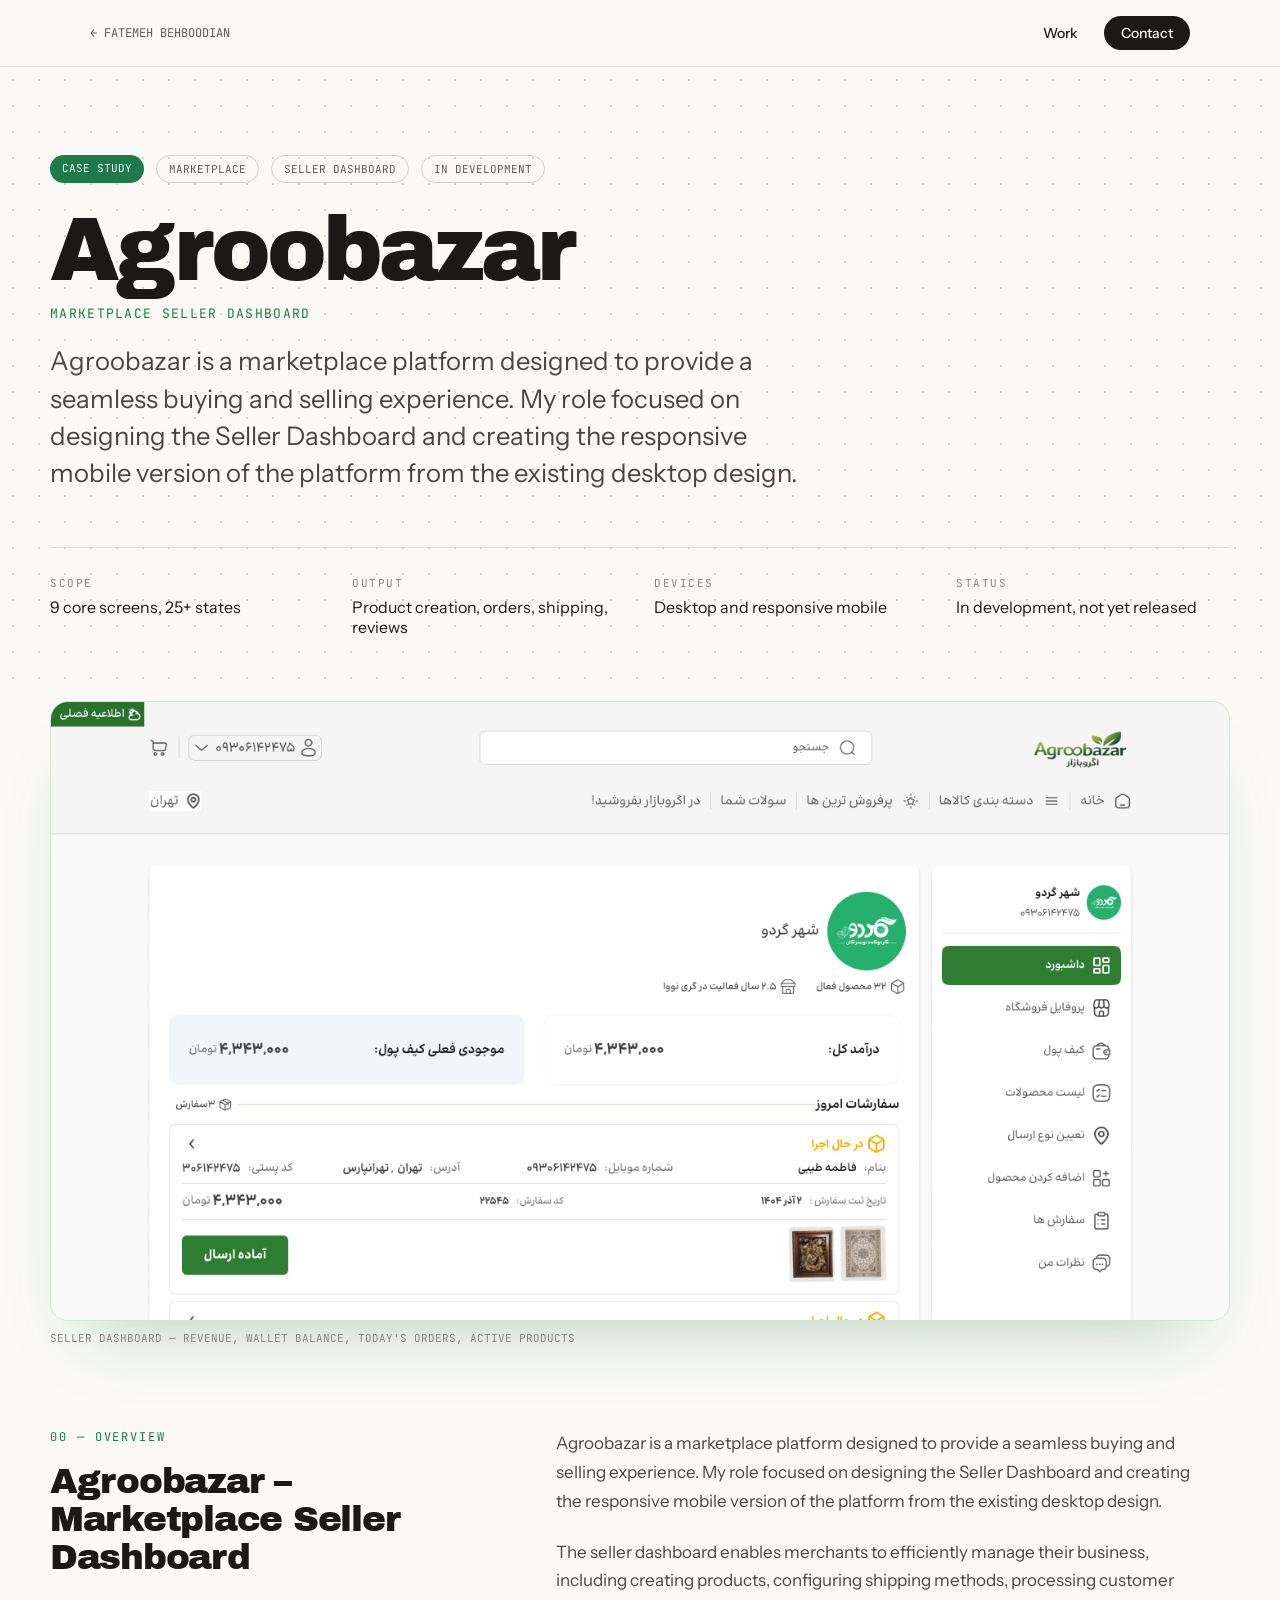
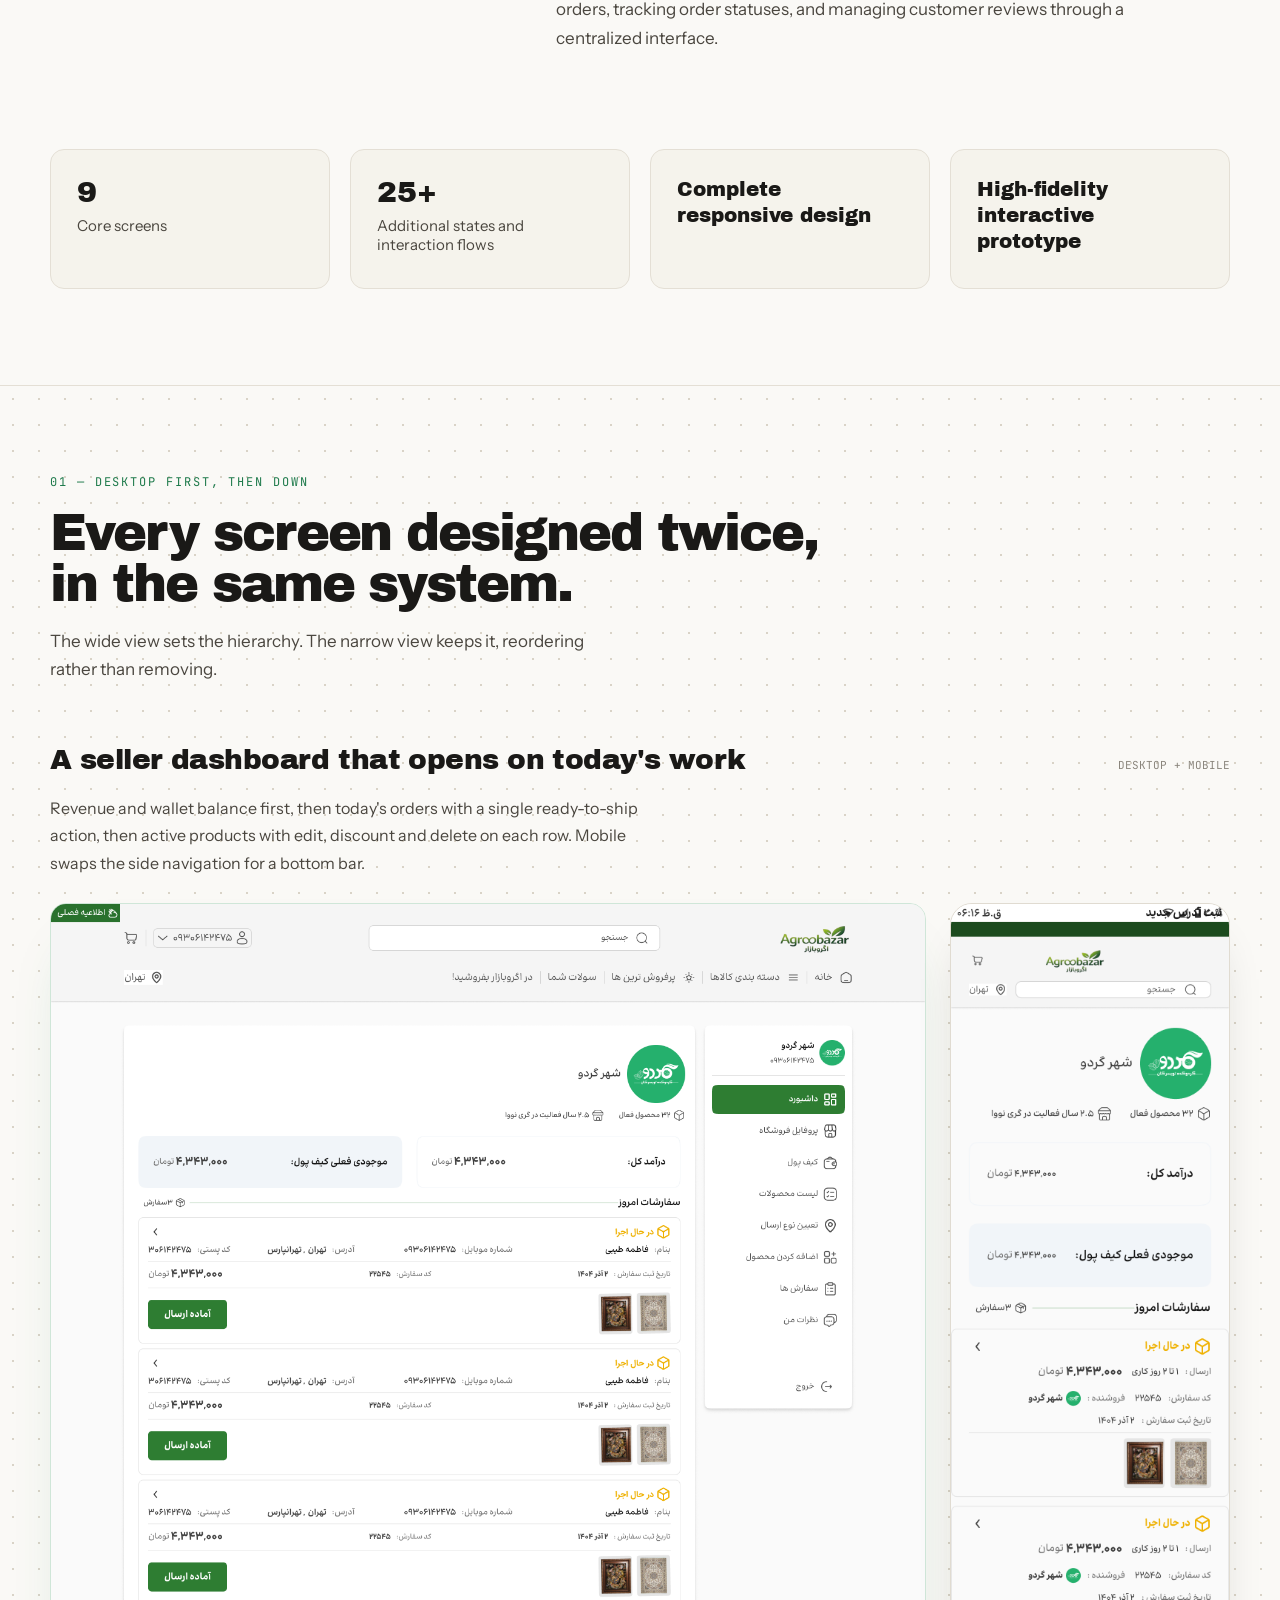
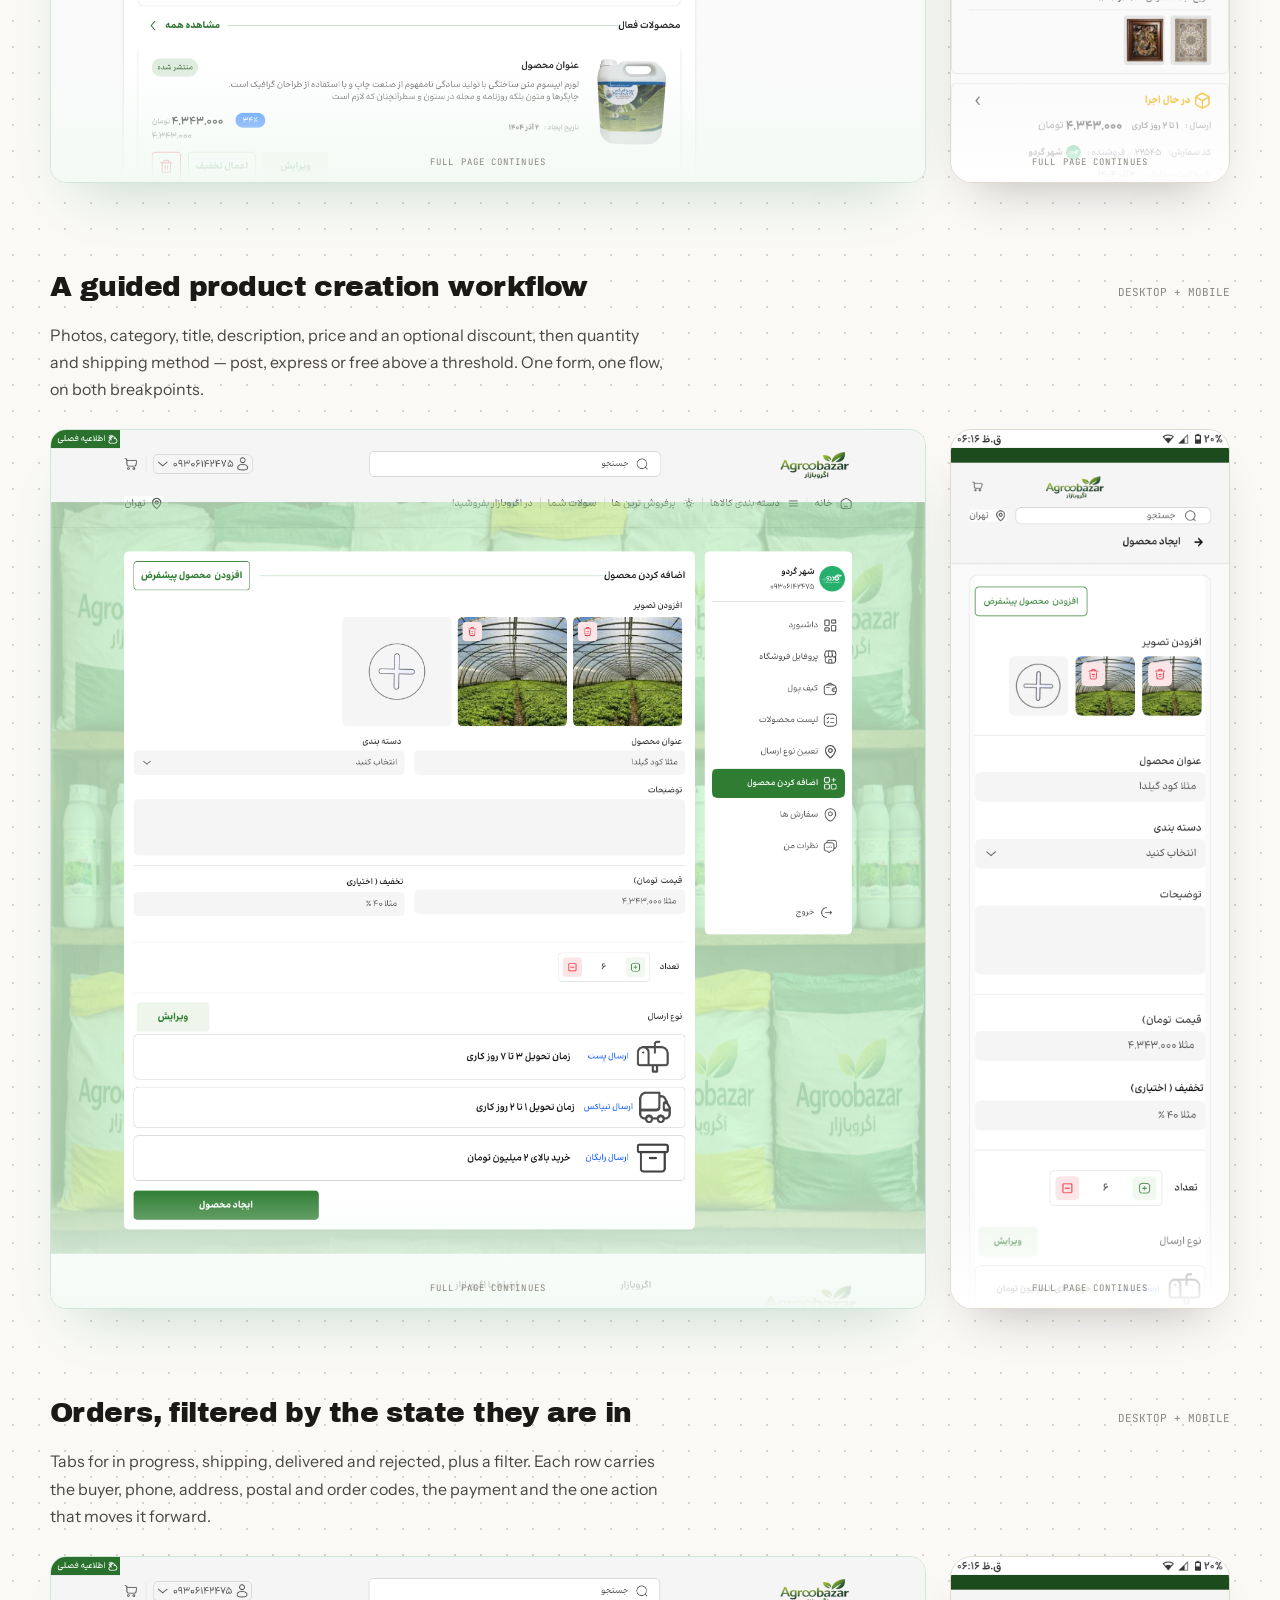
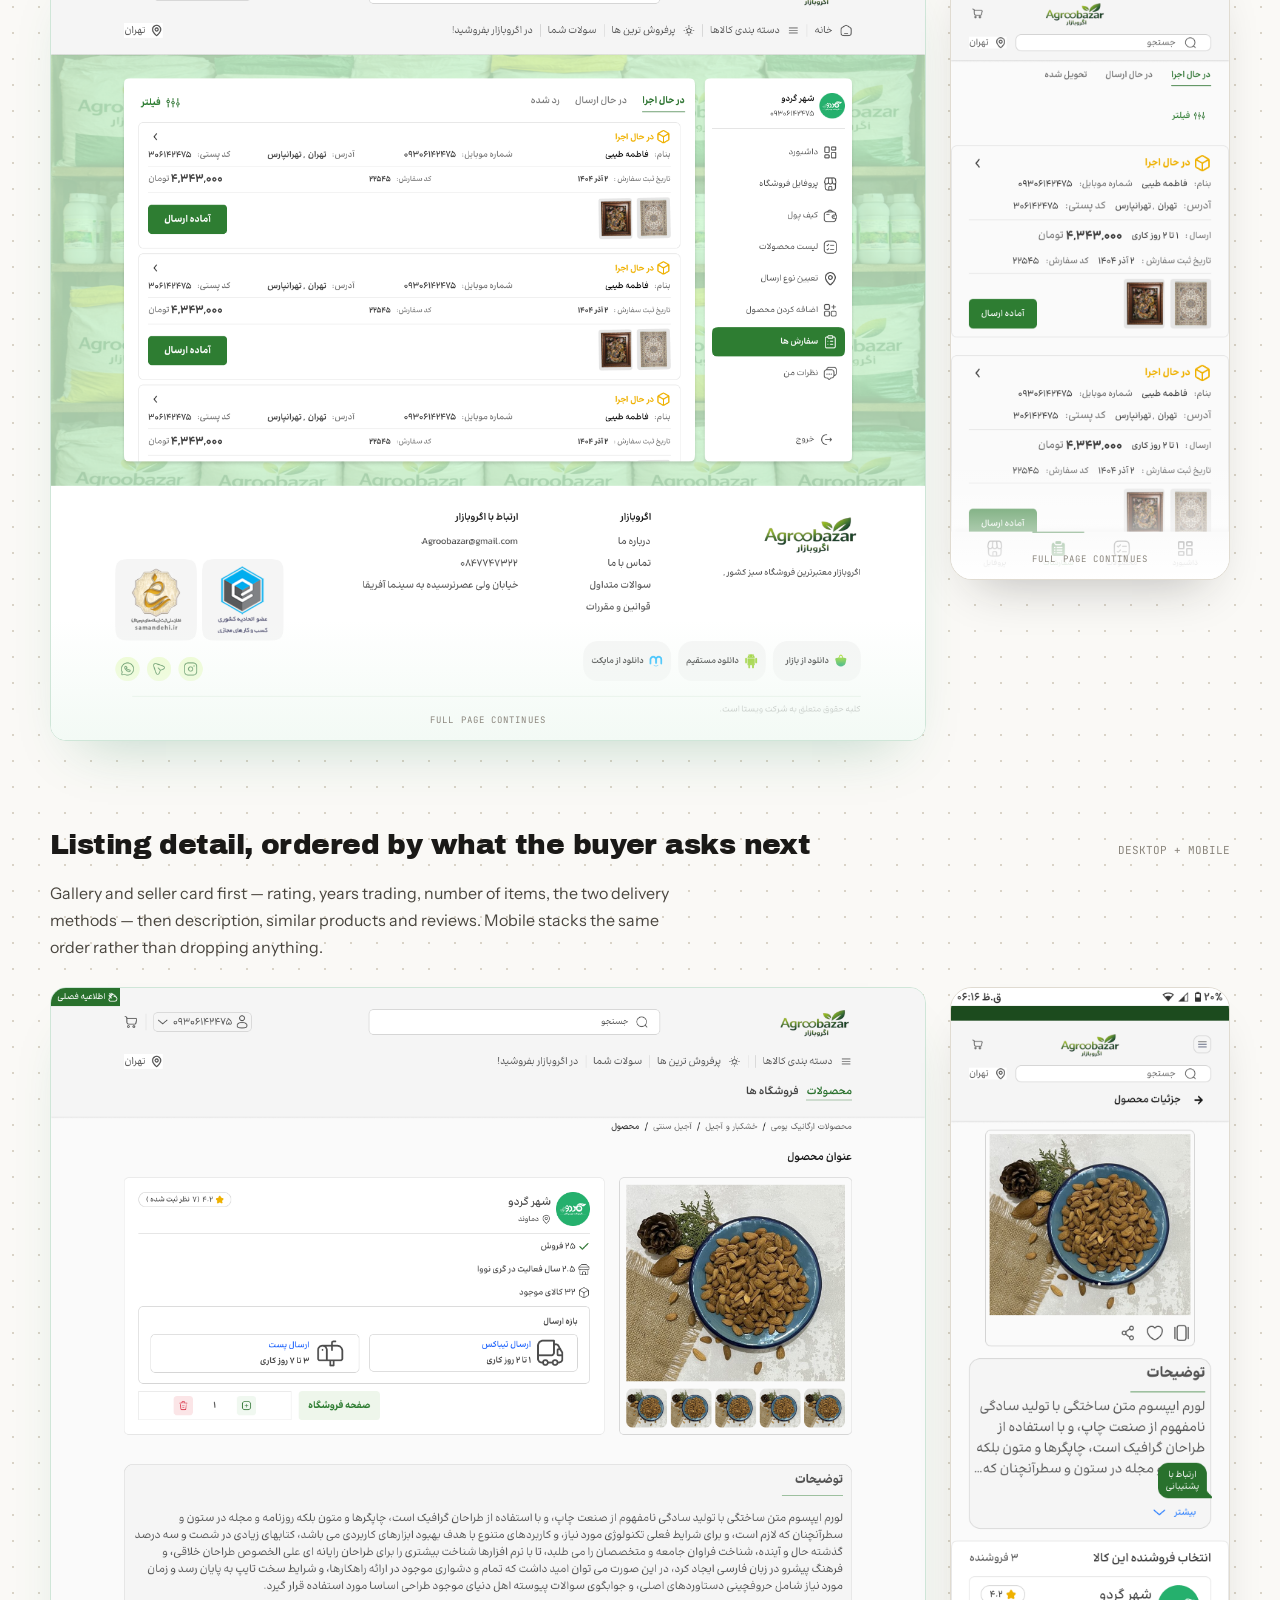
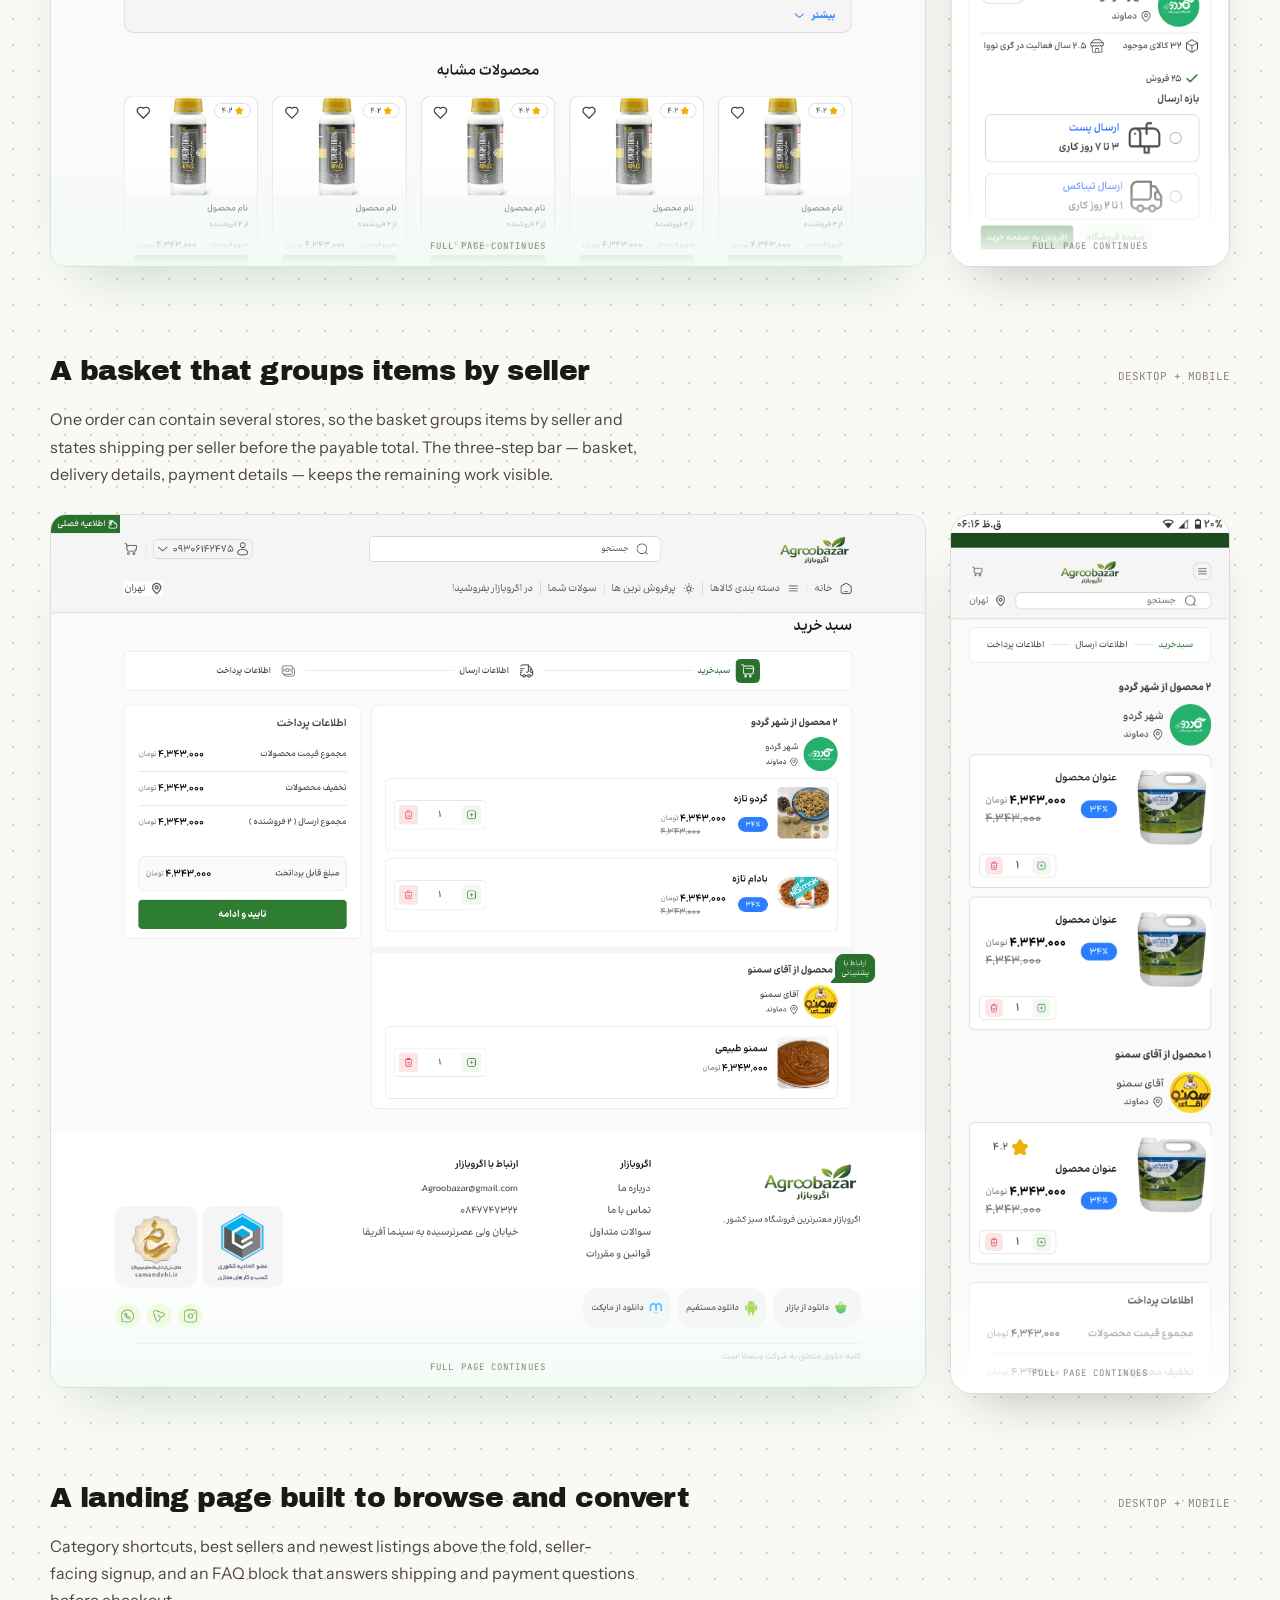
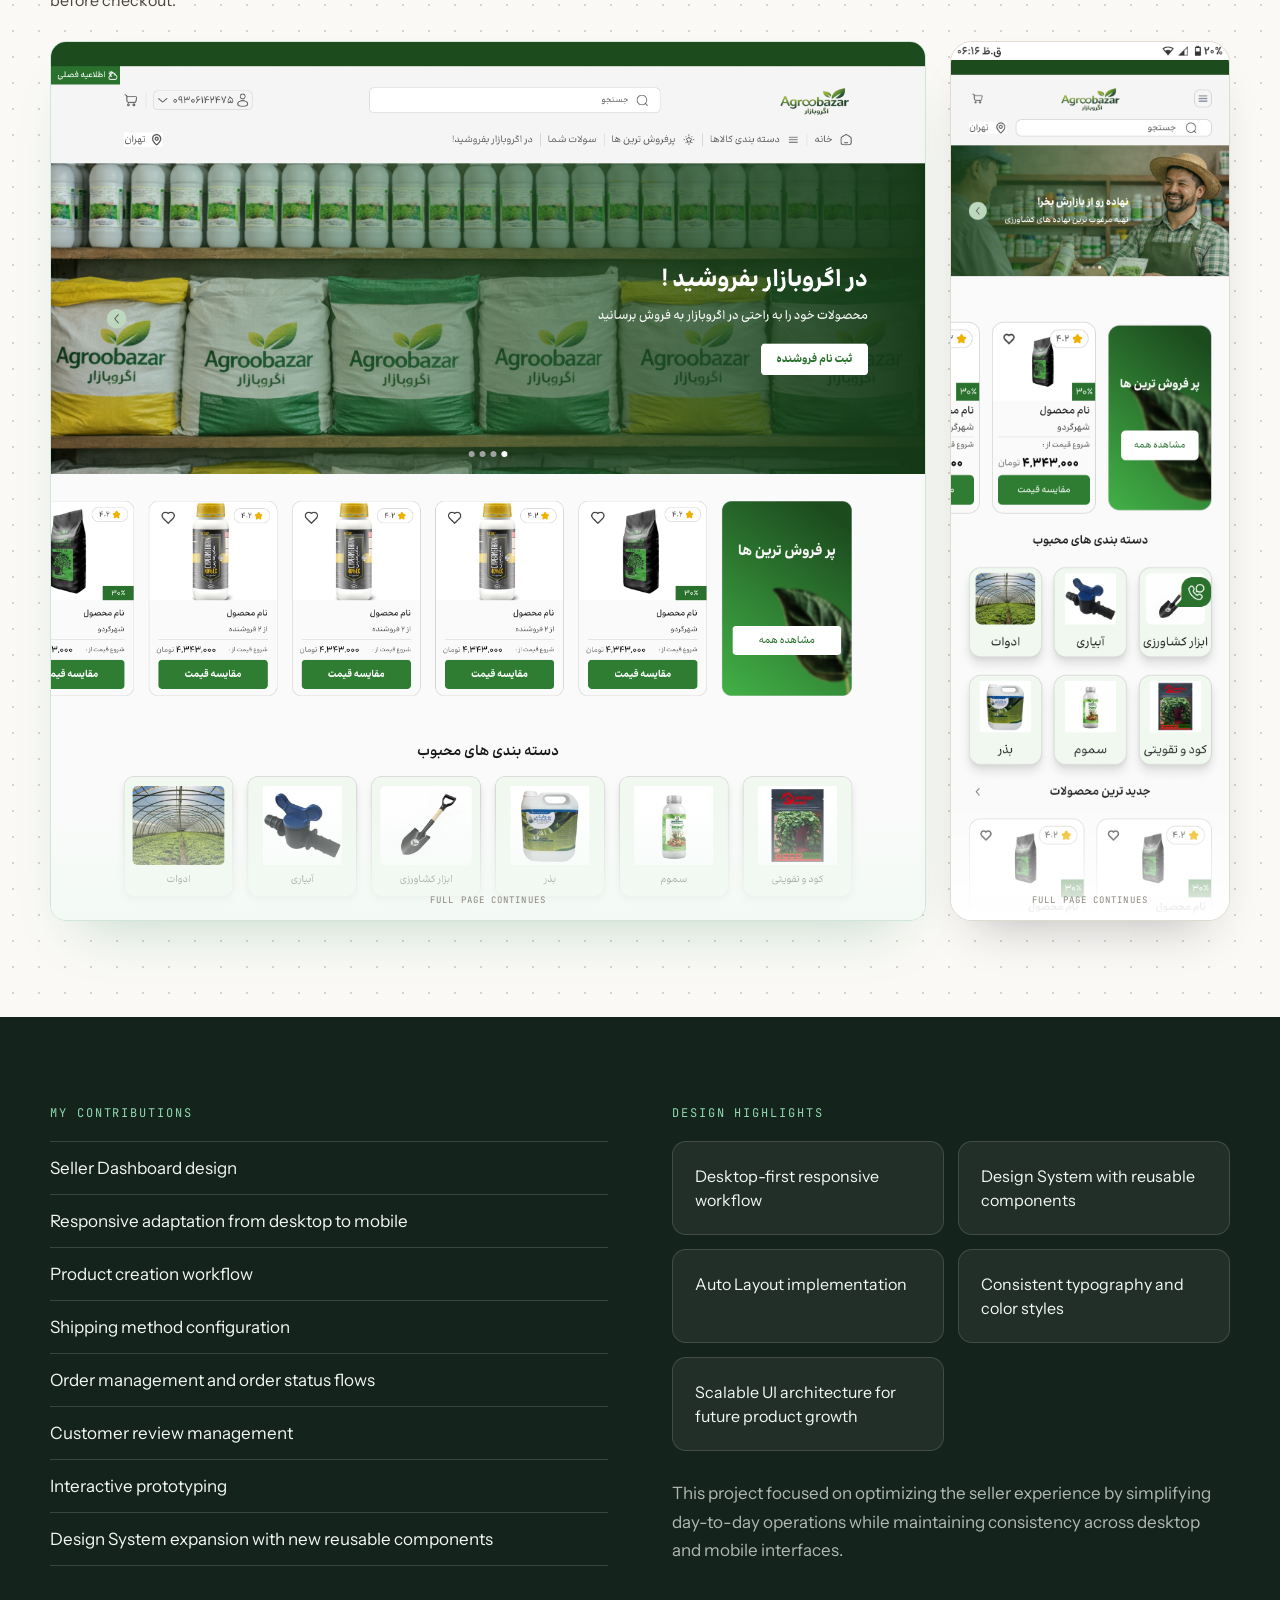
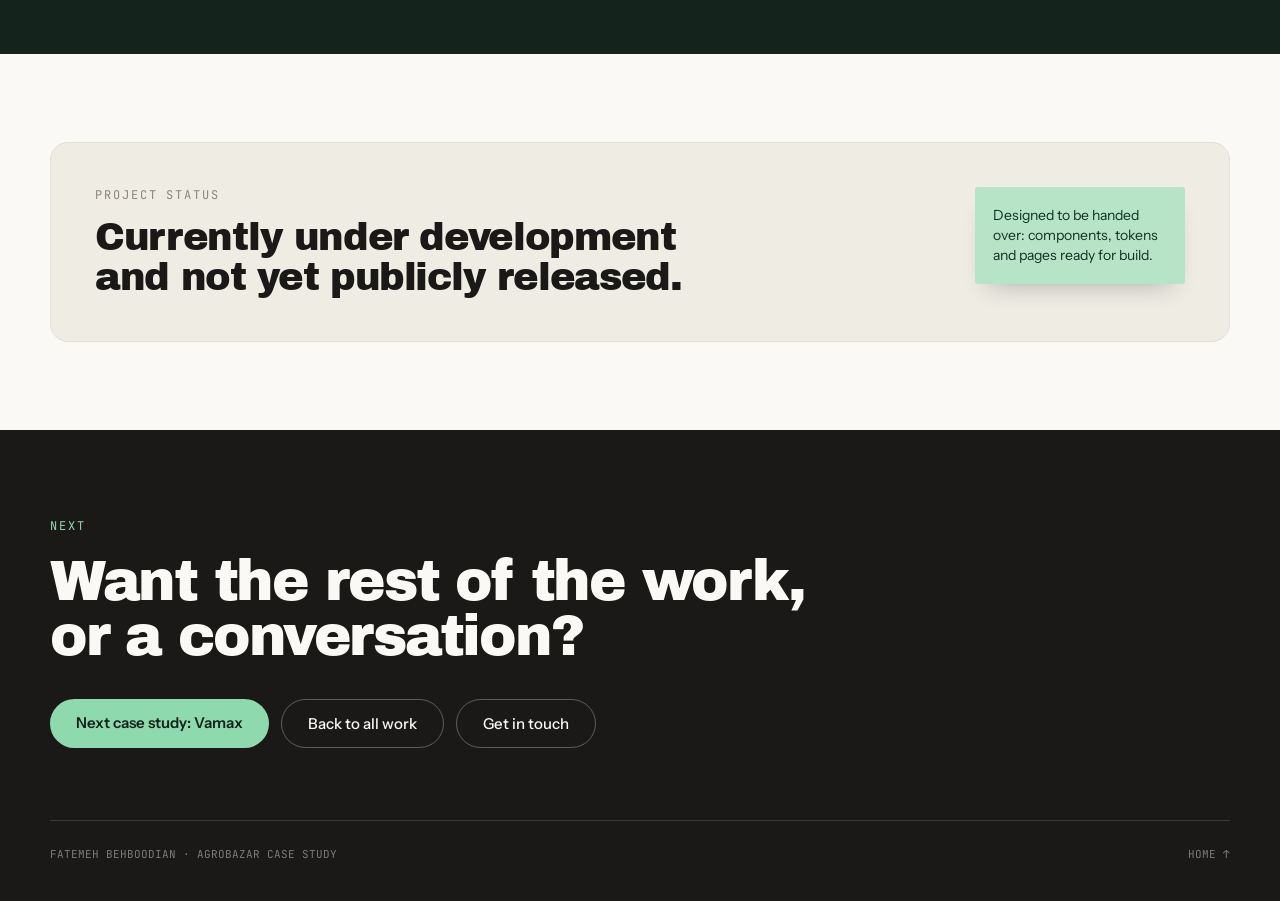
<file: agrobazar.html>
<!doctype html>
<html lang="en">
  <head>
    <meta charset="utf-8" />
    <meta name="viewport" content="width=device-width, initial-scale=1" />
    <title>
      Agroobazar — Marketplace Seller Dashboard · Fatemeh Behboodian
    </title>
    <meta
      name="description"
      content="A seller dashboard for a buying-and-selling marketplace: product creation, shipping, order management and reviews, desktop and responsive mobile."
    />
    <link rel="preconnect" href="https://fonts.googleapis.com" />
    <link rel="preconnect" href="https://fonts.gstatic.com" crossorigin />
    <link
      href="https://fonts.googleapis.com/css2?family=Archivo+Black&family=Instrument+Sans:wght@400;500;600&family=JetBrains+Mono:wght@400;500&display=swap"
      rel="stylesheet"
    />
    <link rel="stylesheet" href="css/site.css" />
    <link rel="icon" href="favicon.svg" type="image/svg+xml" />
    <link rel="icon" href="favicon.ico" sizes="any" />
    <link rel="apple-touch-icon" href="apple-touch-icon.png" />
    <style>
      :root {
        --hover: #1e7a4b;
        --selection: #b7e3c6;
      }
    </style>
  </head>
  <body>
    <div data-root="agrobazar" style="position: relative; overflow-x: clip">
      <div
        data-progress="1"
        style="
          position: fixed;
          top: 0;
          left: 0;
          height: 2px;
          width: 0%;
          background: #1e7a4b;
          z-index: 60;
        "
      ></div>

      <div
        style="
          position: sticky;
          top: 0;
          z-index: 50;
          backdrop-filter: blur(10px);
          background: rgba(250, 249, 246, 0.82);
          border-bottom: 1px solid #e4dfd5;
        "
      >
        <div
          style="
            max-width: 1180px;
            margin: 0 auto;
            padding: 0 40px;
            height: 66px;
            display: flex;
            align-items: center;
            justify-content: space-between;
          "
        >
          <a
            href="index.html"
            style="
              display: flex;
              align-items: center;
              gap: 11px;
              font-family: &quot;JetBrains Mono&quot;, monospace;
              font-size: 12px;
              color: #5f5b54;
            "
            >&larr; FATEMEH BEHBOODIAN</a
          >
          <div
            style="
              display: flex;
              align-items: center;
              gap: 26px;
              font-size: 14px;
              font-weight: 500;
            "
          >
            <a href="index.html#work">Work</a>
            <a
              href="index.html#contact"
              style="
                background: #1a1917;
                color: #faf9f6;
                padding: 8px 17px;
                border-radius: 999px;
              "
              >Contact</a
            >
          </div>
        </div>
      </div>

      <section
        data-screen-label="Case study title"
        style="
          padding: 88px 40px 64px;
          background-image: radial-gradient(#d9d3c7 1.15px, transparent 1.15px);
          background-size: 26px 26px;
        "
      >
        <div style="max-width: 1180px; margin: 0 auto">
          <div
            data-reveal="1"
            style="
              display: flex;
              gap: 12px;
              flex-wrap: wrap;
              margin-bottom: 26px;
              font-family: &quot;JetBrains Mono&quot;, monospace;
              font-size: 11px;
            "
          >
            <div
              style="
                padding: 6px 12px;
                border-radius: 999px;
                background: #1e7a4b;
                color: #faf9f6;
              "
            >
              CASE STUDY
            </div>
            <div
              style="
                padding: 6px 12px;
                border-radius: 999px;
                border: 1px solid #d6d0c4;
                color: #5f5b54;
              "
            >
              MARKETPLACE
            </div>
            <div
              style="
                padding: 6px 12px;
                border-radius: 999px;
                border: 1px solid #d6d0c4;
                color: #5f5b54;
              "
            >
              SELLER DASHBOARD
            </div>
            <div
              style="
                padding: 6px 12px;
                border-radius: 999px;
                border: 1px solid #d6d0c4;
                color: #5f5b54;
              "
            >
              IN DEVELOPMENT
            </div>
          </div>
          <h1
            data-reveal="1"
            data-reveal-delay="80"
            style="
              margin: 0;
              font-family: &quot;Archivo Black&quot;, sans-serif;
              font-size: clamp(48px, 7vw, 110px);
              line-height: 0.92;
              font-weight: 400;
              letter-spacing: -0.045em;
            "
          >
            Agroobazar
          </h1>
          <div
            data-reveal="1"
            data-reveal-delay="110"
            style="
              margin-top: 14px;
              font-family: &quot;JetBrains Mono&quot;, monospace;
              font-size: 13px;
              letter-spacing: 0.1em;
              color: #1e7a4b;
            "
          >
            MARKETPLACE SELLER DASHBOARD
          </div>
          <p
            data-reveal="1"
            data-reveal-delay="140"
            style="
              margin: 20px 0 0;
              font-size: clamp(19px, 2vw, 26px);
              line-height: 1.45;
              color: #4a463f;
              max-width: 760px;
              text-wrap: pretty;
            "
          >
            Agroobazar is a marketplace platform designed to provide a seamless
            buying and selling experience. My role focused on designing the
            Seller Dashboard and creating the responsive mobile version of the
            platform from the existing desktop design.
          </p>
          <div
            data-reveal="1"
            data-reveal-delay="220"
            style="
              display: grid;
              grid-template-columns: repeat(auto-fit, minmax(160px, 1fr));
              gap: 28px;
              margin-top: 56px;
              padding-top: 28px;
              border-top: 1px solid #e4dfd5;
            "
          >
            <div>
              <div
                style="
                  font-family: &quot;JetBrains Mono&quot;, monospace;
                  font-size: 11px;
                  letter-spacing: 0.14em;
                  color: #8a857c;
                  margin-bottom: 7px;
                "
              >
                SCOPE
              </div>
              <div style="font-size: 16px">9 core screens, 25+ states</div>
            </div>
            <div>
              <div
                style="
                  font-family: &quot;JetBrains Mono&quot;, monospace;
                  font-size: 11px;
                  letter-spacing: 0.14em;
                  color: #8a857c;
                  margin-bottom: 7px;
                "
              >
                OUTPUT
              </div>
              <div style="font-size: 16px">
                Product creation, orders, shipping, reviews
              </div>
            </div>
            <div>
              <div
                style="
                  font-family: &quot;JetBrains Mono&quot;, monospace;
                  font-size: 11px;
                  letter-spacing: 0.14em;
                  color: #8a857c;
                  margin-bottom: 7px;
                "
              >
                DEVICES
              </div>
              <div style="font-size: 16px">Desktop and responsive mobile</div>
            </div>
            <div>
              <div
                style="
                  font-family: &quot;JetBrains Mono&quot;, monospace;
                  font-size: 11px;
                  letter-spacing: 0.14em;
                  color: #8a857c;
                  margin-bottom: 7px;
                "
              >
                STATUS
              </div>
              <div style="font-size: 16px">
                In development, not yet released
              </div>
            </div>
          </div>
        </div>
      </section>

      <section style="padding: 0 40px 84px">
        <div
          data-reveal="1"
          style="
            max-width: 1180px;
            margin: 0 auto;
            height: 620px;
            border-radius: 18px;
            border: 1px solid #cfe6d8;
            background: #f3faf5;
            overflow: hidden;
            box-shadow: 0 40px 70px -40px rgba(30, 122, 75, 0.34);
          "
        >
          <img
            src="assets/agro-sellerprofile-desktop.png"
            alt="Seller dashboard, desktop"
            style="
              width: 100%;
              height: 100%;
              object-fit: cover;
              object-position: top center;
              display: block;
            "
          />
        </div>
        <div
          style="
            max-width: 1180px;
            margin: 10px auto 0;
            font-family: &quot;JetBrains Mono&quot;, monospace;
            font-size: 11px;
            color: #8a857c;
          "
        >
          SELLER DASHBOARD &mdash; REVENUE, WALLET BALANCE, TODAY'S ORDERS,
          ACTIVE PRODUCTS
        </div>
      </section>

      <section data-screen-label="Overview" style="padding: 0 40px 96px">
        <div
          data-cols="1"
          style="
            max-width: 1180px;
            margin: 0 auto;
            display: grid;
            grid-template-columns: 0.8fr 1.2fr;
            gap: 56px;
            align-items: start;
          "
        >
          <div data-reveal="1">
            <div
              style="
                font-family: &quot;JetBrains Mono&quot;, monospace;
                font-size: 12px;
                letter-spacing: 0.16em;
                color: #1e7a4b;
                margin-bottom: 18px;
              "
            >
              00 &mdash; OVERVIEW
            </div>
            <h2
              style="
                margin: 0;
                font-family: &quot;Archivo Black&quot;, sans-serif;
                font-size: clamp(26px, 2.8vw, 38px);
                line-height: 1.06;
                font-weight: 400;
                letter-spacing: -0.035em;
              "
            >
              Agroobazar &ndash; Marketplace Seller Dashboard
            </h2>
          </div>
          <div
            data-reveal="1"
            data-reveal-delay="80"
            style="
              display: flex;
              flex-direction: column;
              gap: 22px;
              max-width: 640px;
            "
          >
            <p
              style="
                margin: 0;
                font-size: 17px;
                line-height: 1.7;
                color: #4a463f;
                text-wrap: pretty;
              "
            >
              Agroobazar is a marketplace platform designed to provide a
              seamless buying and selling experience. My role focused on
              designing the Seller Dashboard and creating the responsive mobile
              version of the platform from the existing desktop design.
            </p>
            <p
              style="
                margin: 0;
                font-size: 17px;
                line-height: 1.7;
                color: #4a463f;
                text-wrap: pretty;
              "
            >
              The seller dashboard enables merchants to efficiently manage their
              business, including creating products, configuring shipping
              methods, processing customer orders, tracking order statuses, and
              managing customer reviews through a centralized interface.
            </p>
          </div>
        </div>
      </section>

      <section data-screen-label="Project scope" style="padding: 0 40px 96px">
        <div
          data-reveal="1"
          style="
            max-width: 1180px;
            margin: 0 auto;
            display: grid;
            grid-template-columns: repeat(auto-fit, minmax(200px, 1fr));
            gap: 20px;
          "
        >
          <div
            style="
              padding: 26px;
              border-radius: 14px;
              border: 1px solid #e4dfd5;
              background: #f5f3ec;
            "
          >
            <div
              style="
                font-family: &quot;Archivo Black&quot;, sans-serif;
                font-size: 30px;
                margin-bottom: 8px;
              "
            >
              9
            </div>
            <div style="font-size: 15px; color: #4a463f">Core screens</div>
          </div>
          <div
            style="
              padding: 26px;
              border-radius: 14px;
              border: 1px solid #e4dfd5;
              background: #f5f3ec;
            "
          >
            <div
              style="
                font-family: &quot;Archivo Black&quot;, sans-serif;
                font-size: 30px;
                margin-bottom: 8px;
              "
            >
              25+
            </div>
            <div style="font-size: 15px; color: #4a463f">
              Additional states and interaction flows
            </div>
          </div>
          <div
            style="
              padding: 26px;
              border-radius: 14px;
              border: 1px solid #e4dfd5;
              background: #f5f3ec;
            "
          >
            <div
              style="
                font-family: &quot;Archivo Black&quot;, sans-serif;
                font-size: 20px;
                margin-bottom: 8px;
                line-height: 1.3;
              "
            >
              Complete responsive design
            </div>
          </div>
          <div
            style="
              padding: 26px;
              border-radius: 14px;
              border: 1px solid #e4dfd5;
              background: #f5f3ec;
            "
          >
            <div
              style="
                font-family: &quot;Archivo Black&quot;, sans-serif;
                font-size: 20px;
                margin-bottom: 8px;
                line-height: 1.3;
              "
            >
              High-fidelity interactive prototype
            </div>
          </div>
        </div>
      </section>

      <section
        data-screen-label="Screens"
        style="
          padding: 88px 40px 0;
          background-image: radial-gradient(#d9d3c7 1.15px, transparent 1.15px);
          background-size: 26px 26px;
          border-top: 1px solid #e4dfd5;
        "
      >
        <div style="max-width: 1180px; margin: 0 auto">
          <div
            data-reveal="1"
            style="
              font-family: &quot;JetBrains Mono&quot;, monospace;
              font-size: 12px;
              letter-spacing: 0.16em;
              color: #1e7a4b;
              margin-bottom: 18px;
            "
          >
            01 &mdash; DESKTOP FIRST, THEN DOWN
          </div>
          <h2
            data-reveal="1"
            data-reveal-delay="60"
            style="
              margin: 0 0 16px;
              font-family: &quot;Archivo Black&quot;, sans-serif;
              font-size: clamp(32px, 4vw, 56px);
              line-height: 1;
              font-weight: 400;
              letter-spacing: -0.04em;
              max-width: 820px;
            "
          >
            Every screen designed twice, in the same system.
          </h2>
          <p
            data-reveal="1"
            data-reveal-delay="100"
            style="
              margin: 0 0 60px;
              font-size: 17px;
              line-height: 1.7;
              color: #4a463f;
              max-width: 560px;
              text-wrap: pretty;
            "
          >
            The wide view sets the hierarchy. The narrow view keeps it,
            reordering rather than removing.
          </p>

          <div
            style="
              display: flex;
              flex-direction: column;
              gap: 88px;
              padding-bottom: 96px;
            "
          >
            <div data-reveal="1">
              <div
                style="
                  display: flex;
                  justify-content: space-between;
                  align-items: baseline;
                  gap: 20px;
                  flex-wrap: wrap;
                  margin-bottom: 20px;
                "
              >
                <h3
                  style="
                    margin: 0;
                    font-family: &quot;Archivo Black&quot;, sans-serif;
                    font-size: clamp(22px, 2.2vw, 30px);
                    font-weight: 400;
                    letter-spacing: -0.02em;
                  "
                >
                  A seller dashboard that opens on today's work
                </h3>
                <div
                  style="
                    font-family: &quot;JetBrains Mono&quot;, monospace;
                    font-size: 11px;
                    color: #8a857c;
                  "
                >
                  DESKTOP + MOBILE
                </div>
              </div>
              <p
                style="
                  margin: 0 0 26px;
                  font-size: 16px;
                  line-height: 1.7;
                  color: #4a463f;
                  max-width: 620px;
                  text-wrap: pretty;
                "
              >
                Revenue and wallet balance first, then today's orders with a
                single ready-to-ship action, then active products with edit,
                discount and delete on each row. Mobile swaps the side
                navigation for a bottom bar.
              </p>
              <div
                data-pair="1"
                style="
                  display: grid;
                  grid-template-columns: minmax(0, 1fr) 280px;
                  gap: 24px;
                  align-items: start;
                "
              >
                <div
                  style="
                    width: 100%;
                    position: relative;
                    border-radius: 16px;
                    border: 1px solid #cfe6d8;
                    background: #f3faf5;
                    overflow: hidden;
                    max-height: 880px;
                    box-shadow: 0 30px 56px -30px rgba(30, 122, 75, 0.28);
                  "
                >
                  <img
                    src="assets/agro-sellerprofile-desktop.png"
                    alt="Seller dashboard, desktop"
                    style="width: 100%; height: auto; display: block"
                  />
                  <div
                    style="
                      position: absolute;
                      left: 0;
                      right: 0;
                      bottom: 0;
                      height: 120px;
                      background: linear-gradient(
                        to bottom,
                        rgba(255, 255, 255, 0),
                        #f3faf5
                      );
                      pointer-events: none;
                    "
                  ></div>
                  <div
                    style="
                      position: absolute;
                      left: 50%;
                      bottom: 14px;
                      transform: translateX(-50%);
                      font-family: &quot;JetBrains Mono&quot;, monospace;
                      font-size: 9px;
                      letter-spacing: 0.12em;
                      color: #8a857c;
                      pointer-events: none;
                    "
                  >
                    FULL PAGE CONTINUES
                  </div>
                </div>
                <div
                  style="
                    width: 280px;
                    flex: none;
                    justify-self: center;
                    position: relative;
                    border-radius: 22px;
                    border: 1px solid #e0dbd1;
                    background: #fff;
                    overflow: hidden;
                    max-height: 880px;
                    box-shadow: 0 26px 48px -26px rgba(26, 25, 23, 0.3);
                  "
                >
                  <img
                    src="assets/agro-sellerprofile-mobile.png"
                    alt="Seller dashboard, mobile"
                    style="width: 100%; height: auto; display: block"
                  />
                  <div
                    style="
                      position: absolute;
                      left: 0;
                      right: 0;
                      bottom: 0;
                      height: 120px;
                      background: linear-gradient(
                        to bottom,
                        rgba(255, 255, 255, 0),
                        #ffffff
                      );
                      pointer-events: none;
                    "
                  ></div>
                  <div
                    style="
                      position: absolute;
                      left: 50%;
                      bottom: 14px;
                      transform: translateX(-50%);
                      font-family: &quot;JetBrains Mono&quot;, monospace;
                      font-size: 9px;
                      letter-spacing: 0.12em;
                      color: #8a857c;
                      pointer-events: none;
                    "
                  >
                    FULL PAGE CONTINUES
                  </div>
                </div>
              </div>
            </div>
            <div data-reveal="1">
              <div
                style="
                  display: flex;
                  justify-content: space-between;
                  align-items: baseline;
                  gap: 20px;
                  flex-wrap: wrap;
                  margin-bottom: 20px;
                "
              >
                <h3
                  style="
                    margin: 0;
                    font-family: &quot;Archivo Black&quot;, sans-serif;
                    font-size: clamp(22px, 2.2vw, 30px);
                    font-weight: 400;
                    letter-spacing: -0.02em;
                  "
                >
                  A guided product creation workflow
                </h3>
                <div
                  style="
                    font-family: &quot;JetBrains Mono&quot;, monospace;
                    font-size: 11px;
                    color: #8a857c;
                  "
                >
                  DESKTOP + MOBILE
                </div>
              </div>
              <p
                style="
                  margin: 0 0 26px;
                  font-size: 16px;
                  line-height: 1.7;
                  color: #4a463f;
                  max-width: 620px;
                  text-wrap: pretty;
                "
              >
                Photos, category, title, description, price and an optional
                discount, then quantity and shipping method — post, express or
                free above a threshold. One form, one flow, on both breakpoints.
              </p>
              <div
                data-pair="1"
                style="
                  display: grid;
                  grid-template-columns: minmax(0, 1fr) 280px;
                  gap: 24px;
                  align-items: start;
                "
              >
                <div
                  style="
                    width: 100%;
                    position: relative;
                    border-radius: 16px;
                    border: 1px solid #cfe6d8;
                    background: #f3faf5;
                    overflow: hidden;
                    max-height: 880px;
                    box-shadow: 0 30px 56px -30px rgba(30, 122, 75, 0.28);
                  "
                >
                  <img
                    src="assets/agro-addproduct-desktop.png"
                    alt="Add product, desktop"
                    style="width: 100%; height: auto; display: block"
                  />
                  <div
                    style="
                      position: absolute;
                      left: 0;
                      right: 0;
                      bottom: 0;
                      height: 120px;
                      background: linear-gradient(
                        to bottom,
                        rgba(255, 255, 255, 0),
                        #f3faf5
                      );
                      pointer-events: none;
                    "
                  ></div>
                  <div
                    style="
                      position: absolute;
                      left: 50%;
                      bottom: 14px;
                      transform: translateX(-50%);
                      font-family: &quot;JetBrains Mono&quot;, monospace;
                      font-size: 9px;
                      letter-spacing: 0.12em;
                      color: #8a857c;
                      pointer-events: none;
                    "
                  >
                    FULL PAGE CONTINUES
                  </div>
                </div>
                <div
                  style="
                    width: 280px;
                    flex: none;
                    justify-self: center;
                    position: relative;
                    border-radius: 22px;
                    border: 1px solid #e0dbd1;
                    background: #fff;
                    overflow: hidden;
                    max-height: 880px;
                    box-shadow: 0 26px 48px -26px rgba(26, 25, 23, 0.3);
                  "
                >
                  <img
                    src="assets/agro-addproduct-mobile.png"
                    alt="Add product, mobile"
                    style="width: 100%; height: auto; display: block"
                  />
                  <div
                    style="
                      position: absolute;
                      left: 0;
                      right: 0;
                      bottom: 0;
                      height: 120px;
                      background: linear-gradient(
                        to bottom,
                        rgba(255, 255, 255, 0),
                        #ffffff
                      );
                      pointer-events: none;
                    "
                  ></div>
                  <div
                    style="
                      position: absolute;
                      left: 50%;
                      bottom: 14px;
                      transform: translateX(-50%);
                      font-family: &quot;JetBrains Mono&quot;, monospace;
                      font-size: 9px;
                      letter-spacing: 0.12em;
                      color: #8a857c;
                      pointer-events: none;
                    "
                  >
                    FULL PAGE CONTINUES
                  </div>
                </div>
              </div>
            </div>
            <div data-reveal="1">
              <div
                style="
                  display: flex;
                  justify-content: space-between;
                  align-items: baseline;
                  gap: 20px;
                  flex-wrap: wrap;
                  margin-bottom: 20px;
                "
              >
                <h3
                  style="
                    margin: 0;
                    font-family: &quot;Archivo Black&quot;, sans-serif;
                    font-size: clamp(22px, 2.2vw, 30px);
                    font-weight: 400;
                    letter-spacing: -0.02em;
                  "
                >
                  Orders, filtered by the state they are in
                </h3>
                <div
                  style="
                    font-family: &quot;JetBrains Mono&quot;, monospace;
                    font-size: 11px;
                    color: #8a857c;
                  "
                >
                  DESKTOP + MOBILE
                </div>
              </div>
              <p
                style="
                  margin: 0 0 26px;
                  font-size: 16px;
                  line-height: 1.7;
                  color: #4a463f;
                  max-width: 620px;
                  text-wrap: pretty;
                "
              >
                Tabs for in progress, shipping, delivered and rejected, plus a
                filter. Each row carries the buyer, phone, address, postal and
                order codes, the payment and the one action that moves it
                forward.
              </p>
              <div
                data-pair="1"
                style="
                  display: grid;
                  grid-template-columns: minmax(0, 1fr) 280px;
                  gap: 24px;
                  align-items: start;
                "
              >
                <div
                  style="
                    width: 100%;
                    position: relative;
                    border-radius: 16px;
                    border: 1px solid #cfe6d8;
                    background: #f3faf5;
                    overflow: hidden;
                    max-height: 880px;
                    box-shadow: 0 30px 56px -30px rgba(30, 122, 75, 0.28);
                  "
                >
                  <img
                    src="assets/agro-sellerorders-desktop.png"
                    alt="Seller orders, desktop"
                    style="width: 100%; height: auto; display: block"
                  />
                  <div
                    style="
                      position: absolute;
                      left: 0;
                      right: 0;
                      bottom: 0;
                      height: 120px;
                      background: linear-gradient(
                        to bottom,
                        rgba(255, 255, 255, 0),
                        #f3faf5
                      );
                      pointer-events: none;
                    "
                  ></div>
                  <div
                    style="
                      position: absolute;
                      left: 50%;
                      bottom: 14px;
                      transform: translateX(-50%);
                      font-family: &quot;JetBrains Mono&quot;, monospace;
                      font-size: 9px;
                      letter-spacing: 0.12em;
                      color: #8a857c;
                      pointer-events: none;
                    "
                  >
                    FULL PAGE CONTINUES
                  </div>
                </div>
                <div
                  style="
                    width: 280px;
                    flex: none;
                    justify-self: center;
                    position: relative;
                    border-radius: 22px;
                    border: 1px solid #e0dbd1;
                    background: #fff;
                    overflow: hidden;
                    max-height: 880px;
                    box-shadow: 0 26px 48px -26px rgba(26, 25, 23, 0.3);
                  "
                >
                  <img
                    src="assets/agro-sellerorders-mobile.png"
                    alt="Seller orders, mobile"
                    style="width: 100%; height: auto; display: block"
                  />
                  <div
                    style="
                      position: absolute;
                      left: 0;
                      right: 0;
                      bottom: 0;
                      height: 120px;
                      background: linear-gradient(
                        to bottom,
                        rgba(255, 255, 255, 0),
                        #ffffff
                      );
                      pointer-events: none;
                    "
                  ></div>
                  <div
                    style="
                      position: absolute;
                      left: 50%;
                      bottom: 14px;
                      transform: translateX(-50%);
                      font-family: &quot;JetBrains Mono&quot;, monospace;
                      font-size: 9px;
                      letter-spacing: 0.12em;
                      color: #8a857c;
                      pointer-events: none;
                    "
                  >
                    FULL PAGE CONTINUES
                  </div>
                </div>
              </div>
            </div>
            <div data-reveal="1">
              <div
                style="
                  display: flex;
                  justify-content: space-between;
                  align-items: baseline;
                  gap: 20px;
                  flex-wrap: wrap;
                  margin-bottom: 20px;
                "
              >
                <h3
                  style="
                    margin: 0;
                    font-family: &quot;Archivo Black&quot;, sans-serif;
                    font-size: clamp(22px, 2.2vw, 30px);
                    font-weight: 400;
                    letter-spacing: -0.02em;
                  "
                >
                  Listing detail, ordered by what the buyer asks next
                </h3>
                <div
                  style="
                    font-family: &quot;JetBrains Mono&quot;, monospace;
                    font-size: 11px;
                    color: #8a857c;
                  "
                >
                  DESKTOP + MOBILE
                </div>
              </div>
              <p
                style="
                  margin: 0 0 26px;
                  font-size: 16px;
                  line-height: 1.7;
                  color: #4a463f;
                  max-width: 620px;
                  text-wrap: pretty;
                "
              >
                Gallery and seller card first — rating, years trading, number of
                items, the two delivery methods — then description, similar
                products and reviews. Mobile stacks the same order rather than
                dropping anything.
              </p>
              <div
                data-pair="1"
                style="
                  display: grid;
                  grid-template-columns: minmax(0, 1fr) 280px;
                  gap: 24px;
                  align-items: start;
                "
              >
                <div
                  style="
                    width: 100%;
                    position: relative;
                    border-radius: 16px;
                    border: 1px solid #cfe6d8;
                    background: #f3faf5;
                    overflow: hidden;
                    max-height: 880px;
                    box-shadow: 0 30px 56px -30px rgba(30, 122, 75, 0.28);
                  "
                >
                  <img
                    src="assets/agro-pdetail-desktop.png"
                    alt="Product detail, desktop"
                    style="width: 100%; height: auto; display: block"
                  />
                  <div
                    style="
                      position: absolute;
                      left: 0;
                      right: 0;
                      bottom: 0;
                      height: 120px;
                      background: linear-gradient(
                        to bottom,
                        rgba(255, 255, 255, 0),
                        #f3faf5
                      );
                      pointer-events: none;
                    "
                  ></div>
                  <div
                    style="
                      position: absolute;
                      left: 50%;
                      bottom: 14px;
                      transform: translateX(-50%);
                      font-family: &quot;JetBrains Mono&quot;, monospace;
                      font-size: 9px;
                      letter-spacing: 0.12em;
                      color: #8a857c;
                      pointer-events: none;
                    "
                  >
                    FULL PAGE CONTINUES
                  </div>
                </div>
                <div
                  style="
                    width: 280px;
                    flex: none;
                    justify-self: center;
                    position: relative;
                    border-radius: 22px;
                    border: 1px solid #e0dbd1;
                    background: #fff;
                    overflow: hidden;
                    max-height: 880px;
                    box-shadow: 0 26px 48px -26px rgba(26, 25, 23, 0.3);
                  "
                >
                  <img
                    src="assets/agro-pdetail-mobile.png"
                    alt="Product detail, mobile"
                    style="width: 100%; height: auto; display: block"
                  />
                  <div
                    style="
                      position: absolute;
                      left: 0;
                      right: 0;
                      bottom: 0;
                      height: 120px;
                      background: linear-gradient(
                        to bottom,
                        rgba(255, 255, 255, 0),
                        #ffffff
                      );
                      pointer-events: none;
                    "
                  ></div>
                  <div
                    style="
                      position: absolute;
                      left: 50%;
                      bottom: 14px;
                      transform: translateX(-50%);
                      font-family: &quot;JetBrains Mono&quot;, monospace;
                      font-size: 9px;
                      letter-spacing: 0.12em;
                      color: #8a857c;
                      pointer-events: none;
                    "
                  >
                    FULL PAGE CONTINUES
                  </div>
                </div>
              </div>
            </div>
            <div data-reveal="1">
              <div
                style="
                  display: flex;
                  justify-content: space-between;
                  align-items: baseline;
                  gap: 20px;
                  flex-wrap: wrap;
                  margin-bottom: 20px;
                "
              >
                <h3
                  style="
                    margin: 0;
                    font-family: &quot;Archivo Black&quot;, sans-serif;
                    font-size: clamp(22px, 2.2vw, 30px);
                    font-weight: 400;
                    letter-spacing: -0.02em;
                  "
                >
                  A basket that groups items by seller
                </h3>
                <div
                  style="
                    font-family: &quot;JetBrains Mono&quot;, monospace;
                    font-size: 11px;
                    color: #8a857c;
                  "
                >
                  DESKTOP + MOBILE
                </div>
              </div>
              <p
                style="
                  margin: 0 0 26px;
                  font-size: 16px;
                  line-height: 1.7;
                  color: #4a463f;
                  max-width: 620px;
                  text-wrap: pretty;
                "
              >
                One order can contain several stores, so the basket groups items
                by seller and states shipping per seller before the payable
                total. The three-step bar — basket, delivery details, payment
                details — keeps the remaining work visible.
              </p>
              <div
                data-pair="1"
                style="
                  display: grid;
                  grid-template-columns: minmax(0, 1fr) 280px;
                  gap: 24px;
                  align-items: start;
                "
              >
                <div
                  style="
                    width: 100%;
                    position: relative;
                    border-radius: 16px;
                    border: 1px solid #cfe6d8;
                    background: #f3faf5;
                    overflow: hidden;
                    max-height: 880px;
                    box-shadow: 0 30px 56px -30px rgba(30, 122, 75, 0.28);
                  "
                >
                  <img
                    src="assets/agro-basket-desktop.png"
                    alt="Basket, desktop"
                    style="width: 100%; height: auto; display: block"
                  />
                  <div
                    style="
                      position: absolute;
                      left: 0;
                      right: 0;
                      bottom: 0;
                      height: 120px;
                      background: linear-gradient(
                        to bottom,
                        rgba(255, 255, 255, 0),
                        #f3faf5
                      );
                      pointer-events: none;
                    "
                  ></div>
                  <div
                    style="
                      position: absolute;
                      left: 50%;
                      bottom: 14px;
                      transform: translateX(-50%);
                      font-family: &quot;JetBrains Mono&quot;, monospace;
                      font-size: 9px;
                      letter-spacing: 0.12em;
                      color: #8a857c;
                      pointer-events: none;
                    "
                  >
                    FULL PAGE CONTINUES
                  </div>
                </div>
                <div
                  style="
                    width: 280px;
                    flex: none;
                    justify-self: center;
                    position: relative;
                    border-radius: 22px;
                    border: 1px solid #e0dbd1;
                    background: #fff;
                    overflow: hidden;
                    max-height: 880px;
                    box-shadow: 0 26px 48px -26px rgba(26, 25, 23, 0.3);
                  "
                >
                  <img
                    src="assets/agro-basket-mobile.png"
                    alt="Basket, mobile"
                    style="width: 100%; height: auto; display: block"
                  />
                  <div
                    style="
                      position: absolute;
                      left: 0;
                      right: 0;
                      bottom: 0;
                      height: 120px;
                      background: linear-gradient(
                        to bottom,
                        rgba(255, 255, 255, 0),
                        #ffffff
                      );
                      pointer-events: none;
                    "
                  ></div>
                  <div
                    style="
                      position: absolute;
                      left: 50%;
                      bottom: 14px;
                      transform: translateX(-50%);
                      font-family: &quot;JetBrains Mono&quot;, monospace;
                      font-size: 9px;
                      letter-spacing: 0.12em;
                      color: #8a857c;
                      pointer-events: none;
                    "
                  >
                    FULL PAGE CONTINUES
                  </div>
                </div>
              </div>
            </div>
            <div data-reveal="1">
              <div
                style="
                  display: flex;
                  justify-content: space-between;
                  align-items: baseline;
                  gap: 20px;
                  flex-wrap: wrap;
                  margin-bottom: 20px;
                "
              >
                <h3
                  style="
                    margin: 0;
                    font-family: &quot;Archivo Black&quot;, sans-serif;
                    font-size: clamp(22px, 2.2vw, 30px);
                    font-weight: 400;
                    letter-spacing: -0.02em;
                  "
                >
                  A landing page built to browse and convert
                </h3>
                <div
                  style="
                    font-family: &quot;JetBrains Mono&quot;, monospace;
                    font-size: 11px;
                    color: #8a857c;
                  "
                >
                  DESKTOP + MOBILE
                </div>
              </div>
              <p
                style="
                  margin: 0 0 26px;
                  font-size: 16px;
                  line-height: 1.7;
                  color: #4a463f;
                  max-width: 620px;
                  text-wrap: pretty;
                "
              >
                Category shortcuts, best sellers and newest listings above the
                fold, seller-facing signup, and an FAQ block that answers
                shipping and payment questions before checkout.
              </p>
              <div
                data-pair="1"
                style="
                  display: grid;
                  grid-template-columns: minmax(0, 1fr) 280px;
                  gap: 24px;
                  align-items: start;
                "
              >
                <div
                  style="
                    width: 100%;
                    position: relative;
                    border-radius: 16px;
                    border: 1px solid #cfe6d8;
                    background: #f3faf5;
                    overflow: hidden;
                    max-height: 880px;
                    box-shadow: 0 30px 56px -30px rgba(30, 122, 75, 0.28);
                  "
                >
                  <img
                    src="assets/agro-landing-desktop.png"
                    alt="Landing page, desktop"
                    style="width: 100%; height: auto; display: block"
                  />
                  <div
                    style="
                      position: absolute;
                      left: 0;
                      right: 0;
                      bottom: 0;
                      height: 120px;
                      background: linear-gradient(
                        to bottom,
                        rgba(255, 255, 255, 0),
                        #f3faf5
                      );
                      pointer-events: none;
                    "
                  ></div>
                  <div
                    style="
                      position: absolute;
                      left: 50%;
                      bottom: 14px;
                      transform: translateX(-50%);
                      font-family: &quot;JetBrains Mono&quot;, monospace;
                      font-size: 9px;
                      letter-spacing: 0.12em;
                      color: #8a857c;
                      pointer-events: none;
                    "
                  >
                    FULL PAGE CONTINUES
                  </div>
                </div>
                <div
                  style="
                    width: 280px;
                    flex: none;
                    justify-self: center;
                    position: relative;
                    border-radius: 22px;
                    border: 1px solid #e0dbd1;
                    background: #fff;
                    overflow: hidden;
                    max-height: 880px;
                    box-shadow: 0 26px 48px -26px rgba(26, 25, 23, 0.3);
                  "
                >
                  <img
                    src="assets/agro-landing-mobile.png"
                    alt="Landing page, mobile"
                    style="width: 100%; height: auto; display: block"
                  />
                  <div
                    style="
                      position: absolute;
                      left: 0;
                      right: 0;
                      bottom: 0;
                      height: 120px;
                      background: linear-gradient(
                        to bottom,
                        rgba(255, 255, 255, 0),
                        #ffffff
                      );
                      pointer-events: none;
                    "
                  ></div>
                  <div
                    style="
                      position: absolute;
                      left: 50%;
                      bottom: 14px;
                      transform: translateX(-50%);
                      font-family: &quot;JetBrains Mono&quot;, monospace;
                      font-size: 9px;
                      letter-spacing: 0.12em;
                      color: #8a857c;
                      pointer-events: none;
                    "
                  >
                    FULL PAGE CONTINUES
                  </div>
                </div>
              </div>
            </div>
          </div>
        </div>
      </section>

      <section
        data-screen-label="Responsibilities"
        style="padding: 88px 40px; background: #14231b; color: #f4f8f5"
      >
        <div
          data-cols="1"
          style="
            max-width: 1180px;
            margin: 0 auto;
            display: grid;
            grid-template-columns: 1fr 1fr;
            gap: 64px;
            align-items: start;
          "
        >
          <div data-reveal="1">
            <div
              style="
                font-family: &quot;JetBrains Mono&quot;, monospace;
                font-size: 12px;
                letter-spacing: 0.16em;
                color: #8fd9ae;
                margin-bottom: 20px;
              "
            >
              MY CONTRIBUTIONS
            </div>
            <div style="display: flex; flex-direction: column">
              <div
                style="
                  padding: 16px 0;
                  border-top: 1px solid rgba(244, 248, 245, 0.16);
                  font-size: 17px;
                "
              >
                Seller Dashboard design
              </div>
              <div
                style="
                  padding: 16px 0;
                  border-top: 1px solid rgba(244, 248, 245, 0.16);
                  font-size: 17px;
                "
              >
                Responsive adaptation from desktop to mobile
              </div>
              <div
                style="
                  padding: 16px 0;
                  border-top: 1px solid rgba(244, 248, 245, 0.16);
                  font-size: 17px;
                "
              >
                Product creation workflow
              </div>
              <div
                style="
                  padding: 16px 0;
                  border-top: 1px solid rgba(244, 248, 245, 0.16);
                  font-size: 17px;
                "
              >
                Shipping method configuration
              </div>
              <div
                style="
                  padding: 16px 0;
                  border-top: 1px solid rgba(244, 248, 245, 0.16);
                  font-size: 17px;
                "
              >
                Order management and order status flows
              </div>
              <div
                style="
                  padding: 16px 0;
                  border-top: 1px solid rgba(244, 248, 245, 0.16);
                  font-size: 17px;
                "
              >
                Customer review management
              </div>
              <div
                style="
                  padding: 16px 0;
                  border-top: 1px solid rgba(244, 248, 245, 0.16);
                  font-size: 17px;
                "
              >
                Interactive prototyping
              </div>
              <div
                style="
                  padding: 16px 0;
                  border-top: 1px solid rgba(244, 248, 245, 0.16);
                  border-bottom: 1px solid rgba(244, 248, 245, 0.16);
                  font-size: 17px;
                "
              >
                Design System expansion with new reusable components
              </div>
            </div>
          </div>
          <div data-reveal="1" data-reveal-delay="100">
            <div
              style="
                font-family: &quot;JetBrains Mono&quot;, monospace;
                font-size: 12px;
                letter-spacing: 0.16em;
                color: #8fd9ae;
                margin-bottom: 20px;
              "
            >
              DESIGN HIGHLIGHTS
            </div>
            <div
              style="
                display: grid;
                grid-template-columns: repeat(auto-fit, minmax(220px, 1fr));
                gap: 14px;
              "
            >
              <div
                style="
                  padding: 22px;
                  border-radius: 14px;
                  background: rgba(244, 248, 245, 0.06);
                  border: 1px solid rgba(244, 248, 245, 0.14);
                  font-size: 16px;
                  line-height: 1.5;
                "
              >
                Desktop-first responsive workflow
              </div>
              <div
                style="
                  padding: 22px;
                  border-radius: 14px;
                  background: rgba(244, 248, 245, 0.06);
                  border: 1px solid rgba(244, 248, 245, 0.14);
                  font-size: 16px;
                  line-height: 1.5;
                "
              >
                Design System with reusable components
              </div>
              <div
                style="
                  padding: 22px;
                  border-radius: 14px;
                  background: rgba(244, 248, 245, 0.06);
                  border: 1px solid rgba(244, 248, 245, 0.14);
                  font-size: 16px;
                  line-height: 1.5;
                "
              >
                Auto Layout implementation
              </div>
              <div
                style="
                  padding: 22px;
                  border-radius: 14px;
                  background: rgba(244, 248, 245, 0.06);
                  border: 1px solid rgba(244, 248, 245, 0.14);
                  font-size: 16px;
                  line-height: 1.5;
                "
              >
                Consistent typography and color styles
              </div>
              <div
                style="
                  padding: 22px;
                  border-radius: 14px;
                  background: rgba(244, 248, 245, 0.06);
                  border: 1px solid rgba(244, 248, 245, 0.14);
                  font-size: 16px;
                  line-height: 1.5;
                "
              >
                Scalable UI architecture for future product growth
              </div>
            </div>
            <p
              style="
                margin: 28px 0 0;
                font-size: 17px;
                line-height: 1.7;
                color: rgba(244, 248, 245, 0.7);
                text-wrap: pretty;
              "
            >
              This project focused on optimizing the seller experience by
              simplifying day-to-day operations while maintaining consistency
              across desktop and mobile interfaces.
            </p>
          </div>
        </div>
      </section>

      <section data-screen-label="Status" style="padding: 88px 40px">
        <div
          data-reveal="1"
          style="
            max-width: 1180px;
            margin: 0 auto;
            border-radius: 18px;
            border: 1px solid #e4dfd5;
            background: #efece4;
            padding: 44px;
            display: flex;
            justify-content: space-between;
            gap: 32px;
            flex-wrap: wrap;
            align-items: flex-start;
          "
        >
          <div style="max-width: 620px">
            <div
              style="
                font-family: &quot;JetBrains Mono&quot;, monospace;
                font-size: 12px;
                letter-spacing: 0.16em;
                color: #8a857c;
                margin-bottom: 14px;
              "
            >
              PROJECT STATUS
            </div>
            <h2
              style="
                margin: 0;
                font-family: &quot;Archivo Black&quot;, sans-serif;
                font-size: clamp(26px, 3vw, 40px);
                line-height: 1.05;
                font-weight: 400;
                letter-spacing: -0.035em;
              "
            >
              Currently under development and not yet publicly released.
            </h2>
          </div>
          <div
            style="
              width: 210px;
              padding: 18px;
              background: #b7e3c6;
              border-radius: 3px;
              box-shadow: 0 14px 26px -14px rgba(26, 25, 23, 0.3);
              animation: bobA 7.5s ease-in-out infinite;
            "
          >
            <div style="font-size: 14px; line-height: 1.45; color: #123024">
              Designed to be handed over: components, tokens and pages ready for
              build.
            </div>
          </div>
        </div>
      </section>

      <section
        data-screen-label="Next"
        style="padding: 88px 40px 40px; background: #1a1917; color: #faf9f6"
      >
        <div style="max-width: 1180px; margin: 0 auto">
          <div
            data-reveal="1"
            style="
              font-family: &quot;JetBrains Mono&quot;, monospace;
              font-size: 12px;
              letter-spacing: 0.16em;
              color: #8fd9ae;
              margin-bottom: 20px;
            "
          >
            NEXT
          </div>
          <h2
            data-reveal="1"
            data-reveal-delay="60"
            style="
              margin: 0;
              font-family: &quot;Archivo Black&quot;, sans-serif;
              font-size: clamp(34px, 4.4vw, 62px);
              line-height: 0.98;
              font-weight: 400;
              letter-spacing: -0.04em;
              max-width: 780px;
            "
          >
            Want the rest of the work, or a conversation?
          </h2>
          <div
            data-reveal="1"
            data-reveal-delay="140"
            style="display: flex; gap: 12px; flex-wrap: wrap; margin-top: 34px"
          >
            <a
              href="vamax.html"
              style="
                background: #8fd9ae;
                color: #14231b;
                padding: 14px 26px;
                border-radius: 999px;
                font-size: 15px;
                font-weight: 600;
              "
              >Next case study: Vamax</a
            >
            <a
              href="index.html#work"
              style="
                border: 1.5px solid rgba(250, 249, 246, 0.3);
                color: #faf9f6;
                padding: 14px 26px;
                border-radius: 999px;
                font-size: 15px;
                font-weight: 500;
              "
              >Back to all work</a
            >
            <a
              href="index.html#contact"
              style="
                border: 1.5px solid rgba(250, 249, 246, 0.3);
                color: #faf9f6;
                padding: 14px 26px;
                border-radius: 999px;
                font-size: 15px;
                font-weight: 500;
              "
              >Get in touch</a
            >
          </div>
          <div
            style="
              margin-top: 72px;
              padding-top: 26px;
              border-top: 1px solid rgba(250, 249, 246, 0.14);
              display: flex;
              justify-content: space-between;
              gap: 20px;
              flex-wrap: wrap;
              font-family: &quot;JetBrains Mono&quot;, monospace;
              font-size: 11px;
              color: rgba(250, 249, 246, 0.44);
            "
          >
            <div>FATEMEH BEHBOODIAN &middot; AGROBAZAR CASE STUDY</div>
            <a href="index.html" style="color: rgba(250, 249, 246, 0.44)"
              >HOME &uarr;</a
            >
          </div>
        </div>
      </section>
    </div>

    <script src="js/site.js"></script>
  </body>
</html>
</file>
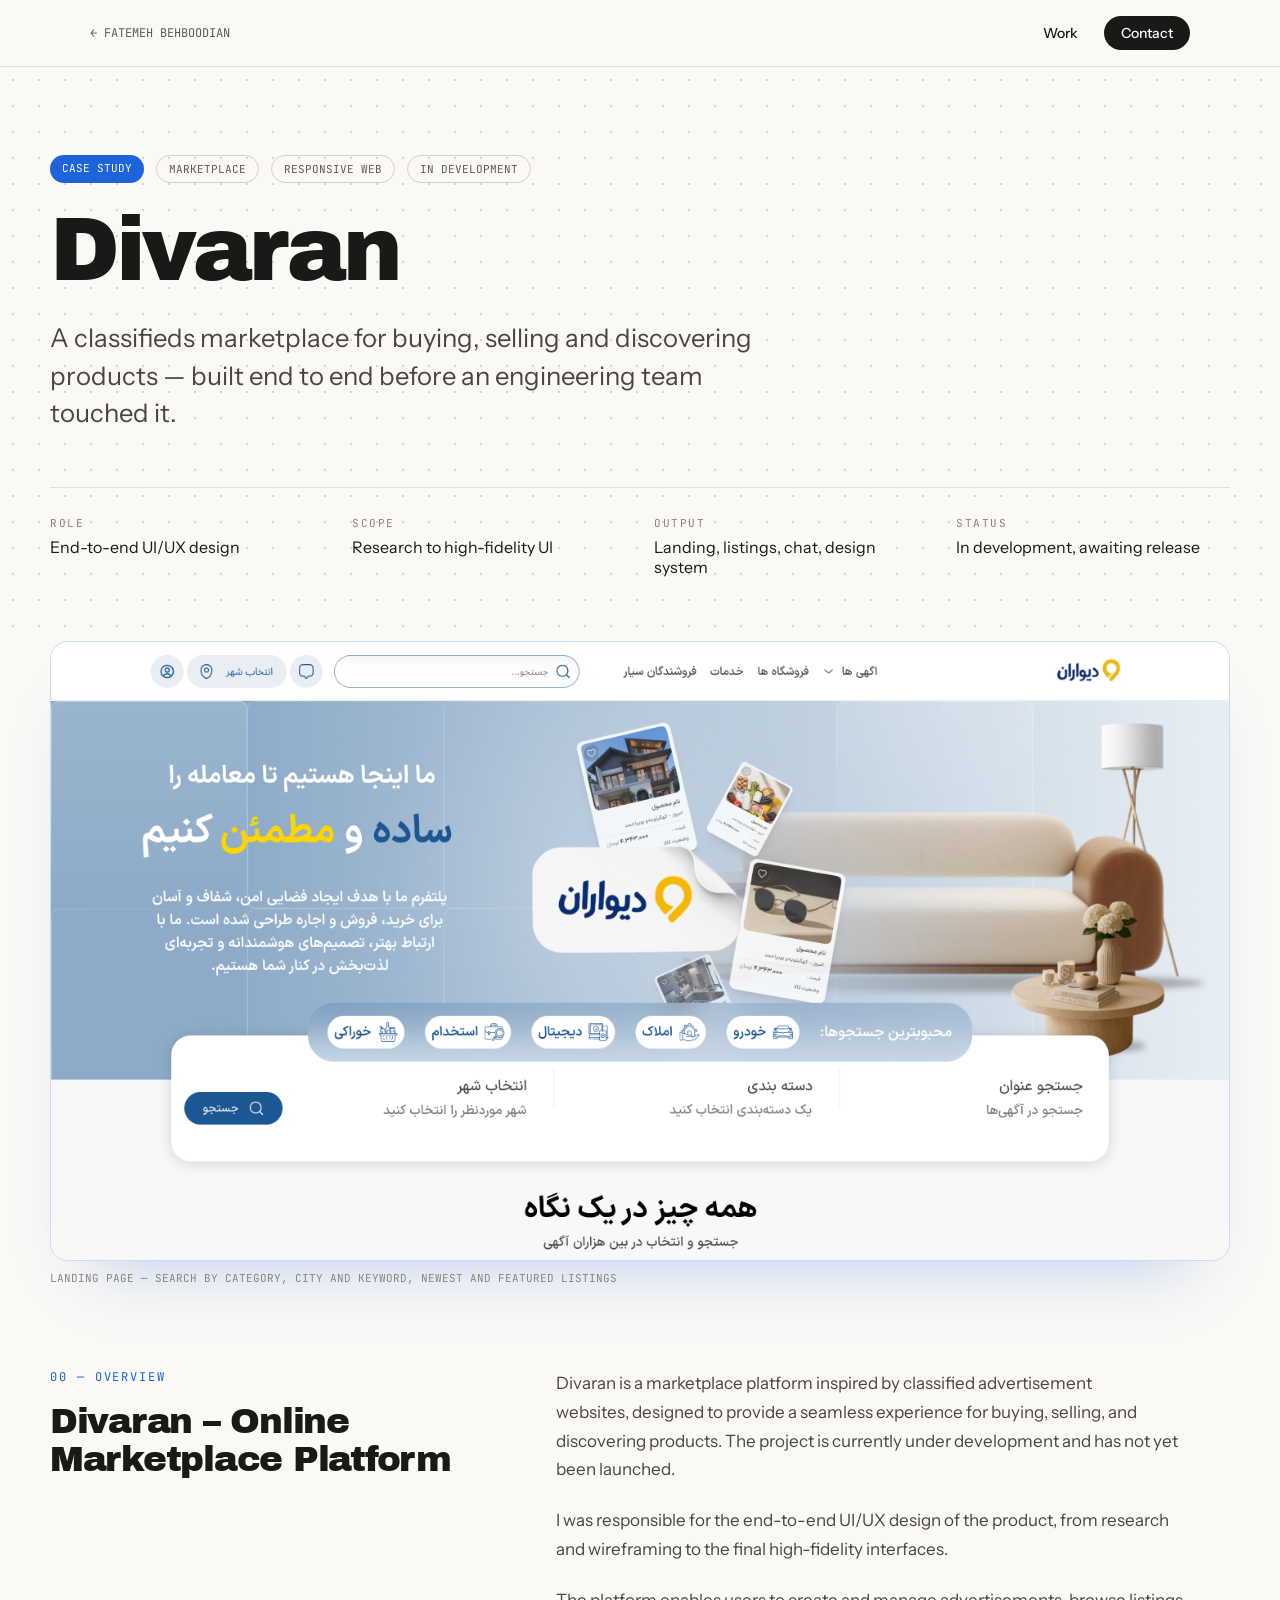
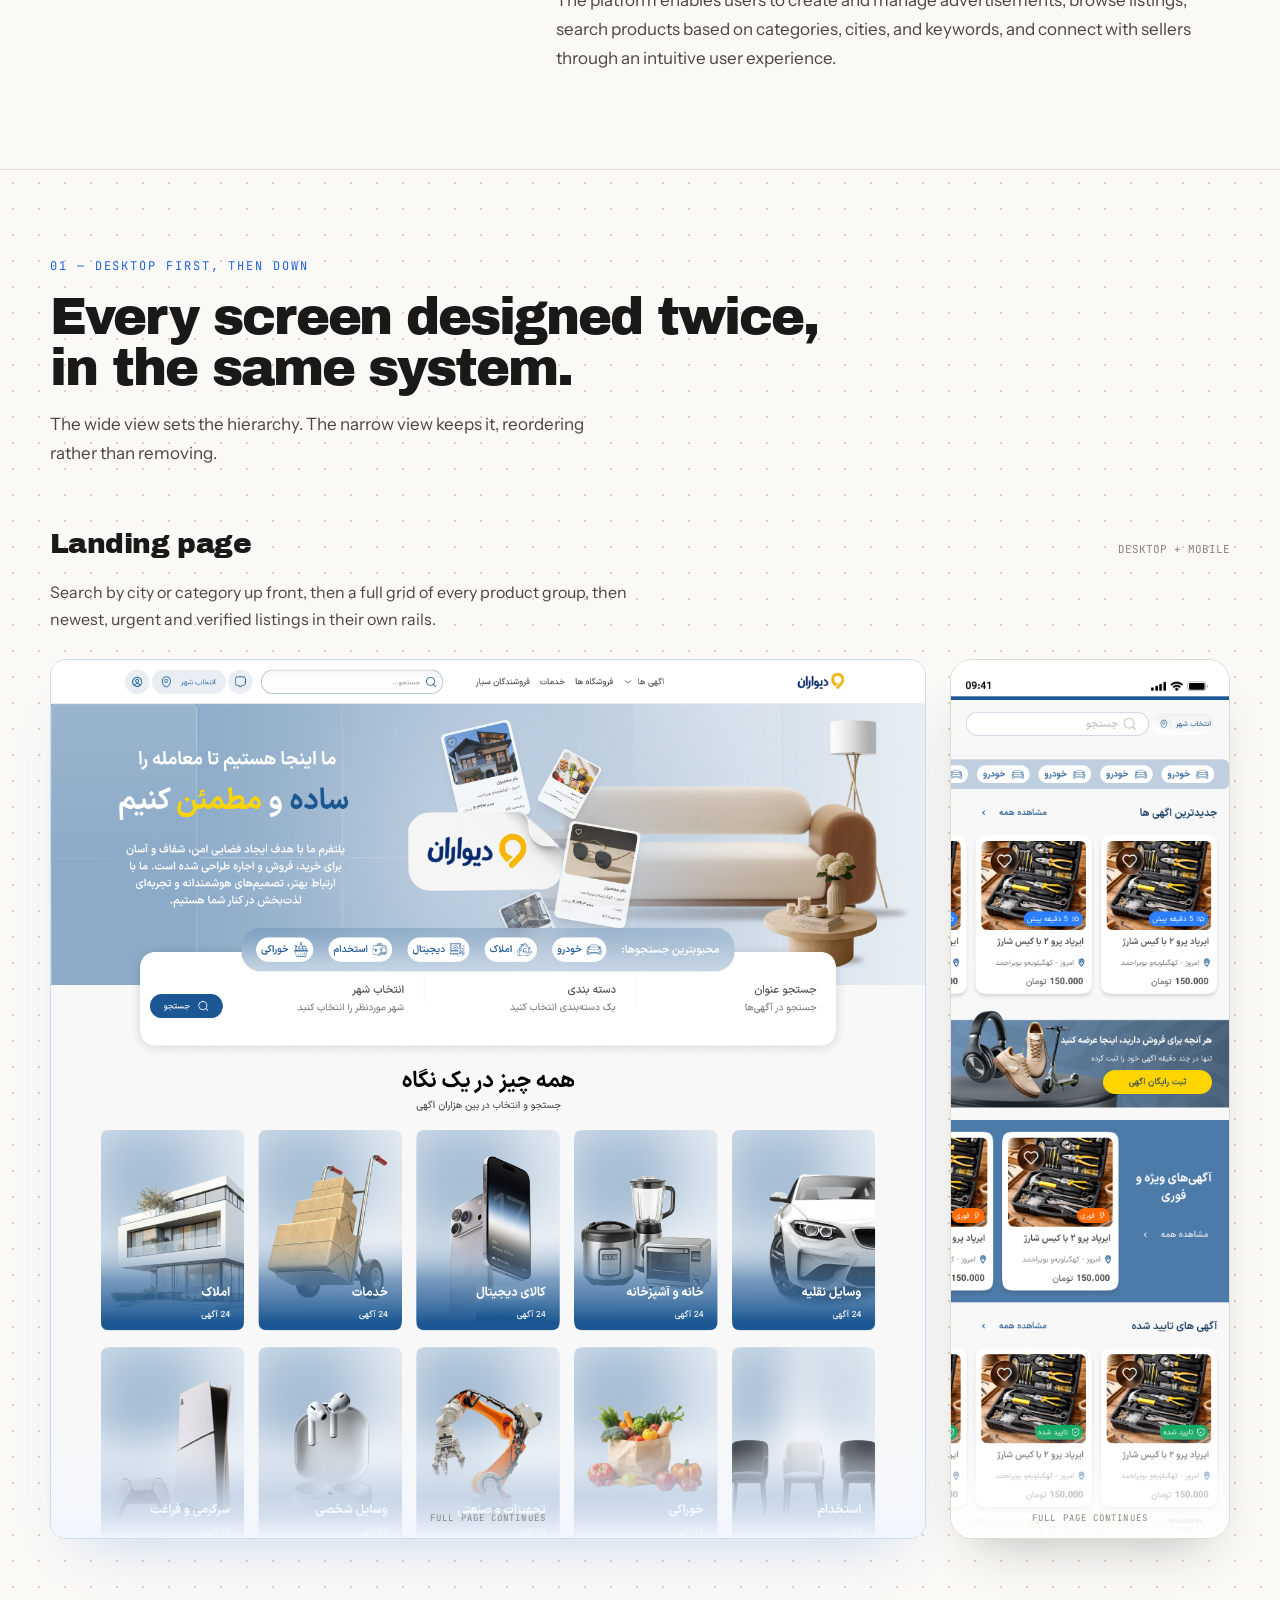
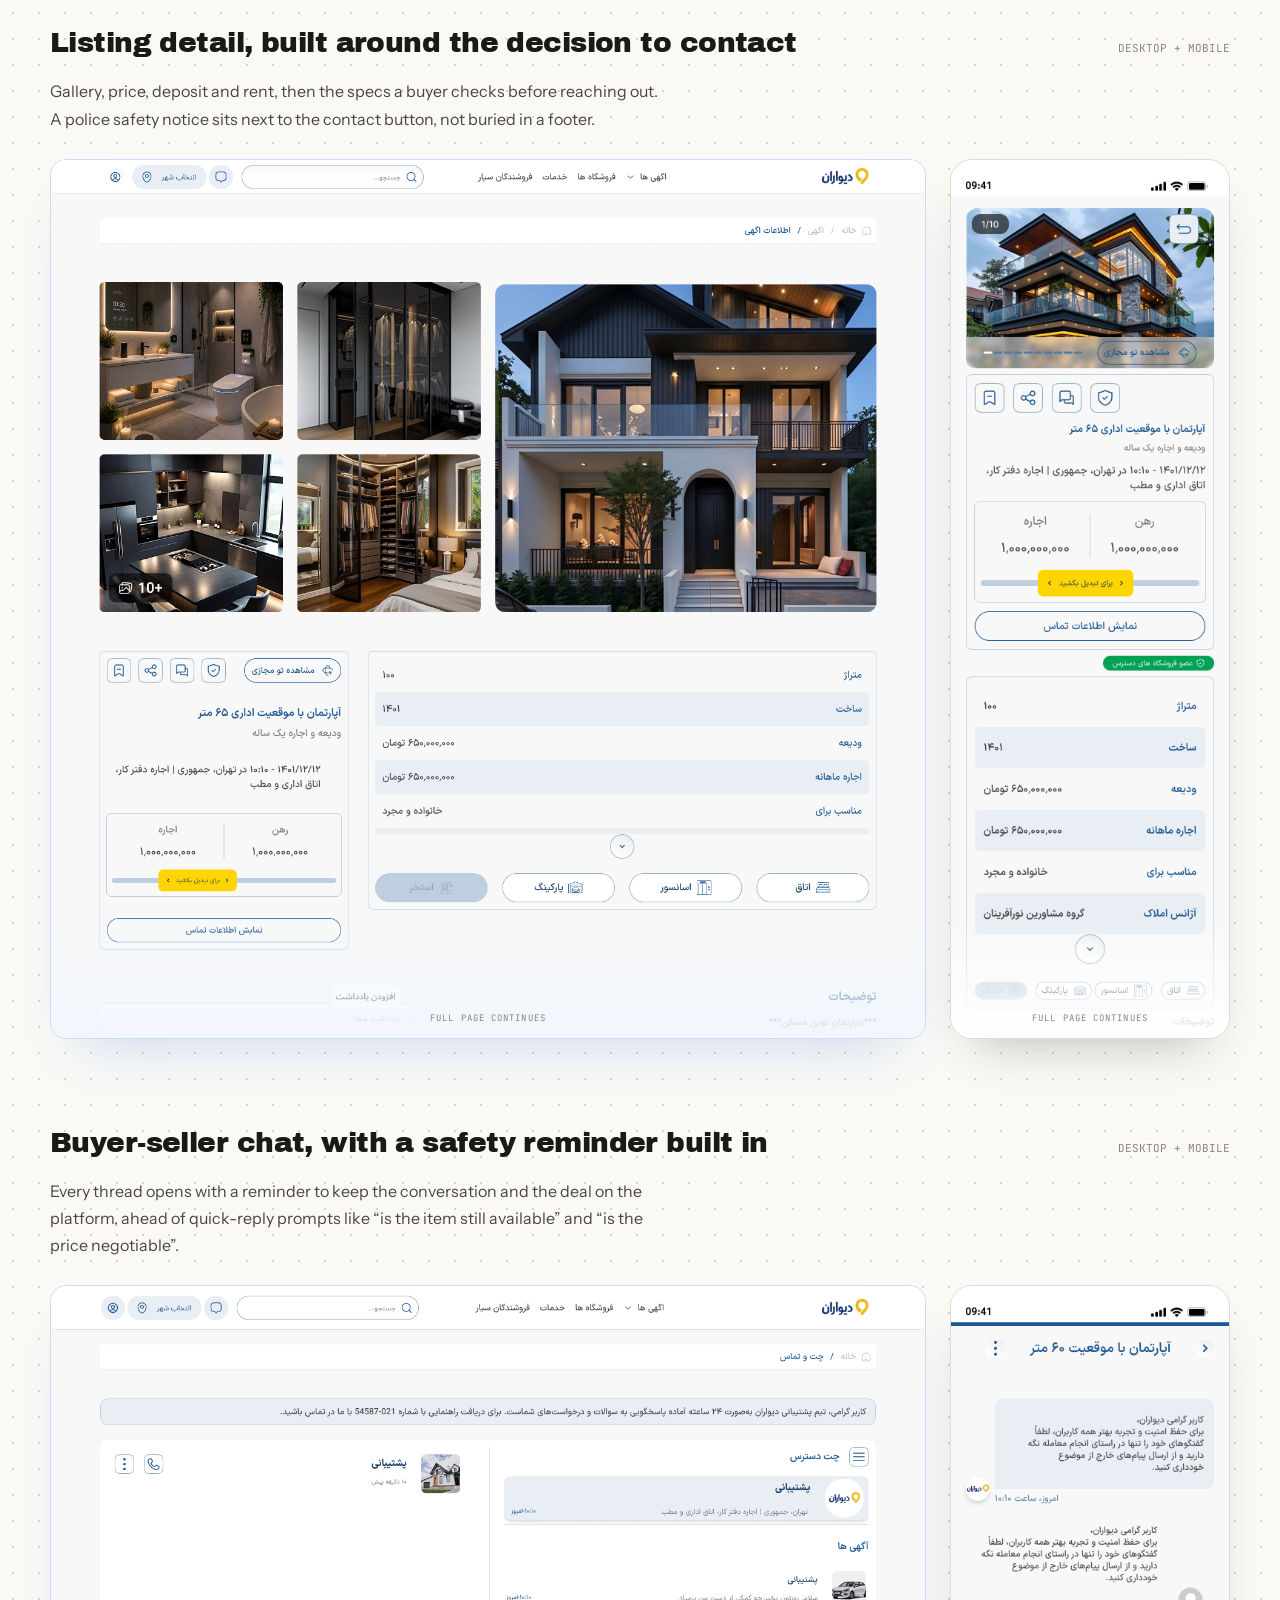
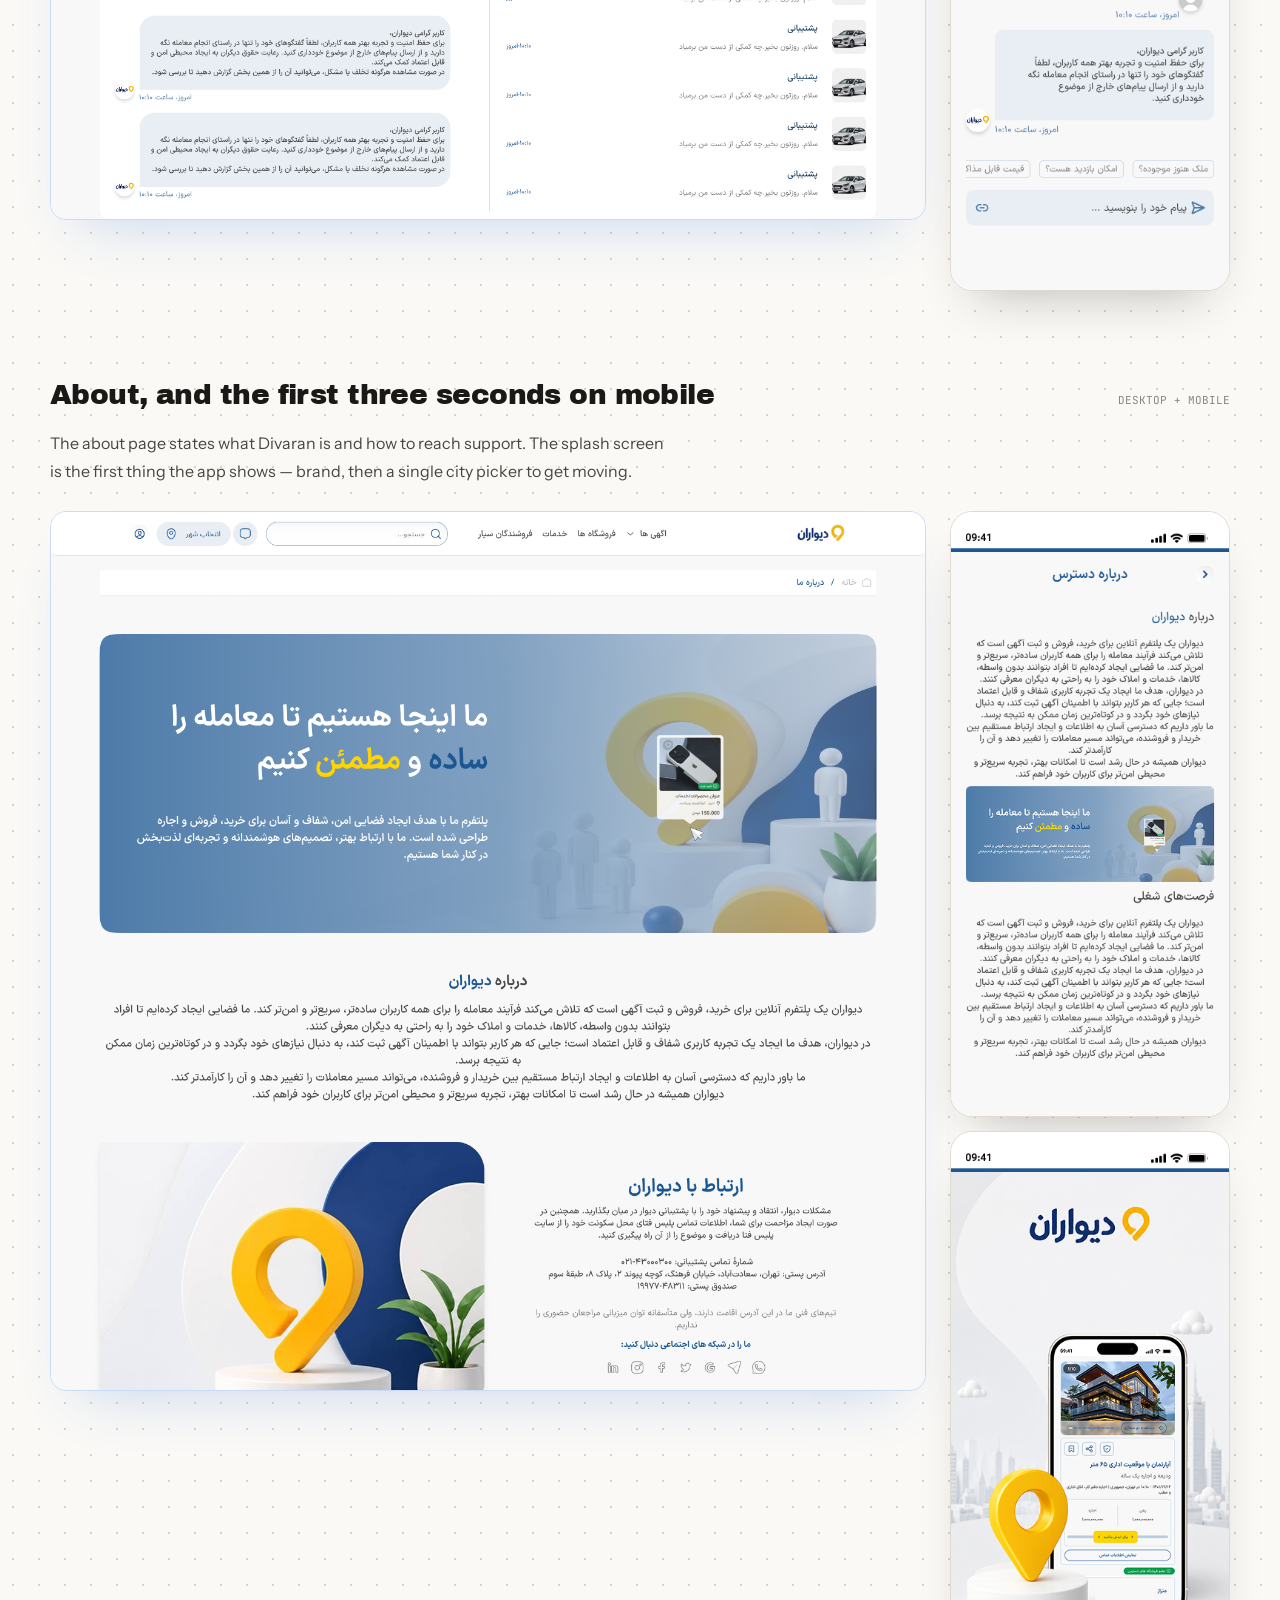
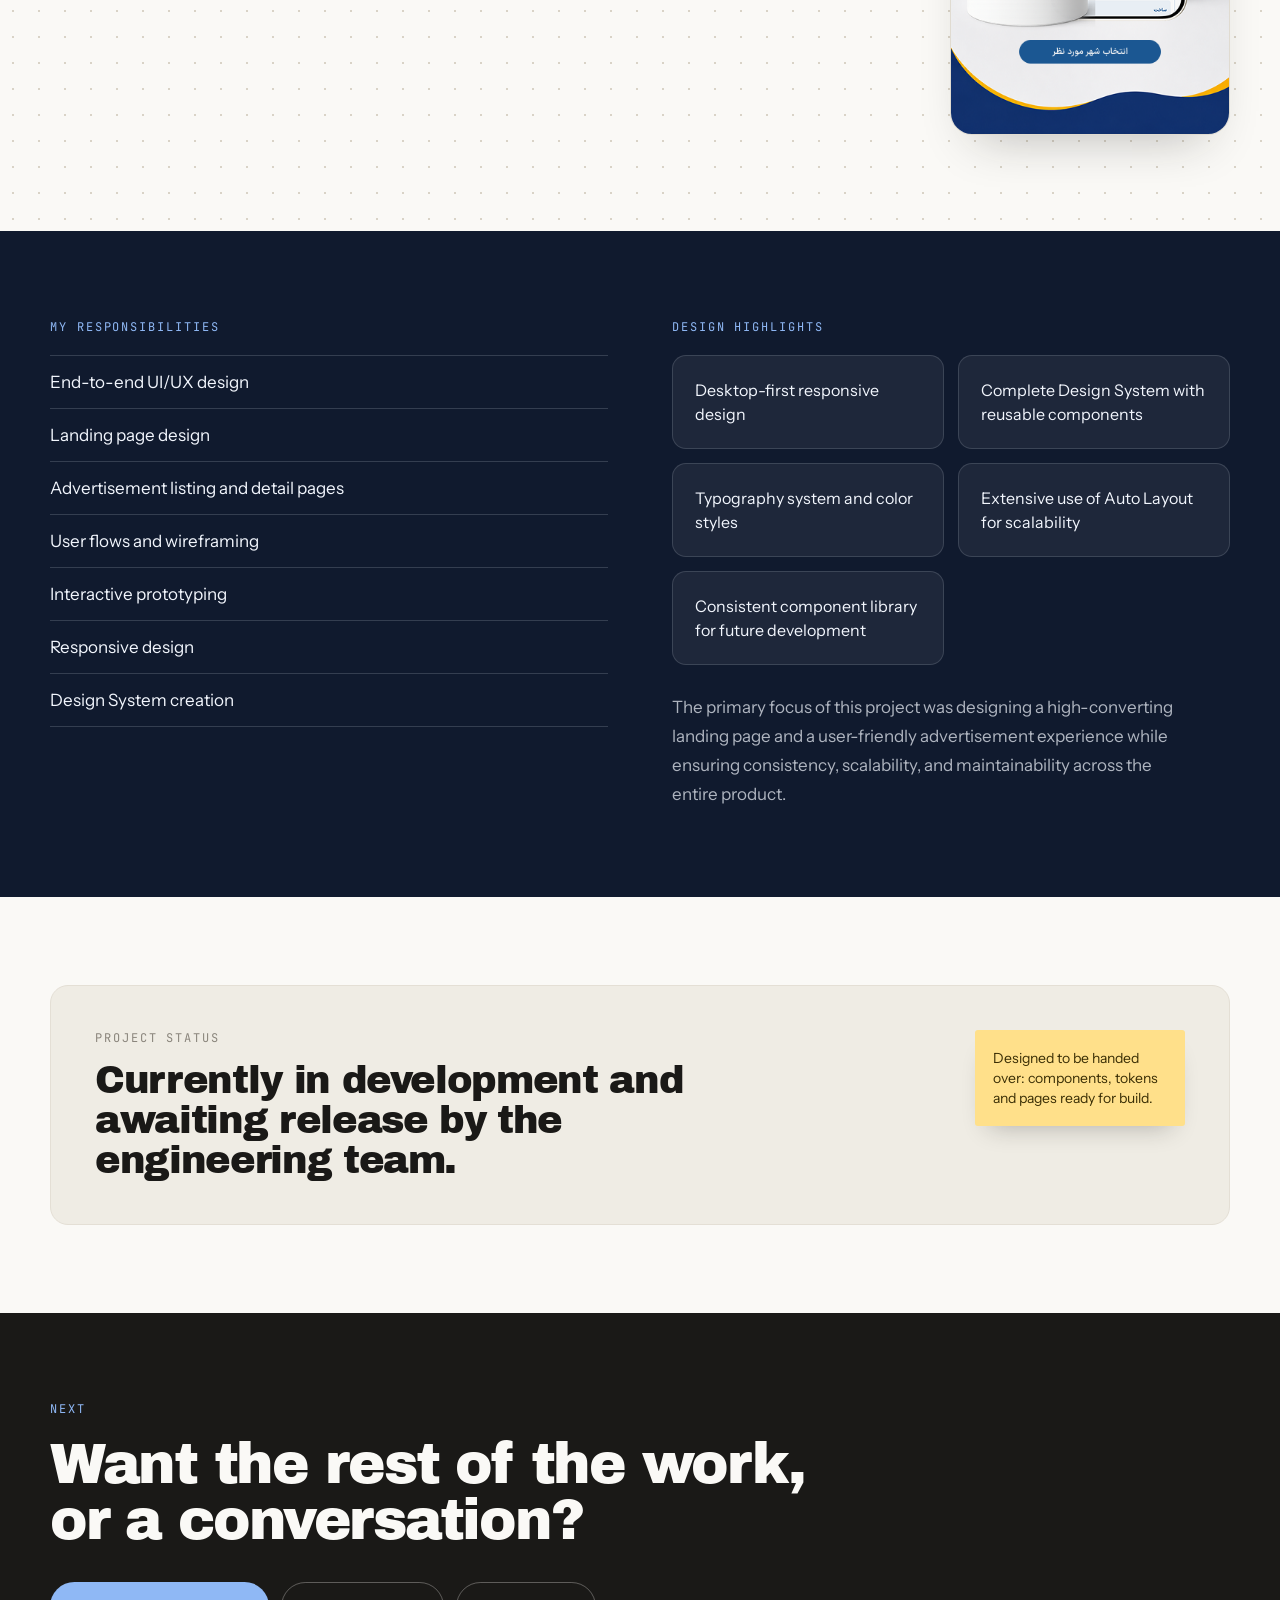
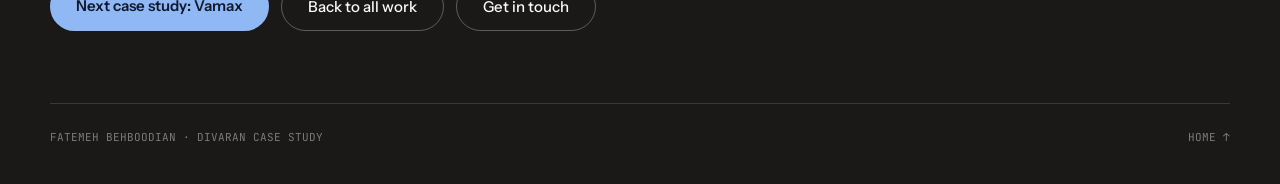
<file: divaran.html>
<!doctype html>
<html lang="en">
  <head>
    <meta charset="utf-8" />
    <meta name="viewport" content="width=device-width, initial-scale=1" />
    <title>Divaran — Online Marketplace Platform · Fatemeh Behboodian</title>
    <meta
      name="description"
      content="A classifieds marketplace for buying, selling and discovering products — built end to end before an engineering team touched it."
    />
    <link rel="preconnect" href="https://fonts.googleapis.com" />
    <link rel="preconnect" href="https://fonts.gstatic.com" crossorigin />
    <link
      href="https://fonts.googleapis.com/css2?family=Archivo+Black&family=Instrument+Sans:wght@400;500;600&family=JetBrains+Mono:wght@400;500&display=swap"
      rel="stylesheet"
    />
    <link rel="stylesheet" href="css/site.css" />
    <link rel="icon" href="favicon.svg" type="image/svg+xml" />
    <link rel="icon" href="favicon.ico" sizes="any" />
    <link rel="apple-touch-icon" href="apple-touch-icon.png" />
    <style>
      :root {
        --hover: #1e63d9;
        --selection: #ffe08a;
      }
    </style>
  </head>
  <body>
    <div data-root="divaran" style="position: relative; overflow-x: clip">
      <div
        data-progress="1"
        style="
          position: fixed;
          top: 0;
          left: 0;
          height: 2px;
          width: 0%;
          background: #1e63d9;
          z-index: 60;
        "
      ></div>

      <div
        style="
          position: sticky;
          top: 0;
          z-index: 50;
          backdrop-filter: blur(10px);
          background: rgba(250, 249, 246, 0.82);
          border-bottom: 1px solid #e4dfd5;
        "
      >
        <div
          style="
            max-width: 1180px;
            margin: 0 auto;
            padding: 0 40px;
            height: 66px;
            display: flex;
            align-items: center;
            justify-content: space-between;
          "
        >
          <a
            href="index.html"
            style="
              display: flex;
              align-items: center;
              gap: 11px;
              font-family: &quot;JetBrains Mono&quot;, monospace;
              font-size: 12px;
              color: #5f5b54;
            "
            >&larr; FATEMEH BEHBOODIAN</a
          >
          <div
            style="
              display: flex;
              align-items: center;
              gap: 26px;
              font-size: 14px;
              font-weight: 500;
            "
          >
            <a href="index.html#work">Work</a>
            <a
              href="index.html#contact"
              style="
                background: #1a1917;
                color: #faf9f6;
                padding: 8px 17px;
                border-radius: 999px;
              "
              >Contact</a
            >
          </div>
        </div>
      </div>

      <section
        data-screen-label="Case study title"
        style="
          padding: 88px 40px 64px;
          background-image: radial-gradient(#d9d3c7 1.15px, transparent 1.15px);
          background-size: 26px 26px;
        "
      >
        <div style="max-width: 1180px; margin: 0 auto">
          <div
            data-reveal="1"
            style="
              display: flex;
              gap: 12px;
              flex-wrap: wrap;
              margin-bottom: 26px;
              font-family: &quot;JetBrains Mono&quot;, monospace;
              font-size: 11px;
            "
          >
            <div
              style="
                padding: 6px 12px;
                border-radius: 999px;
                background: #1e63d9;
                color: #faf9f6;
              "
            >
              CASE STUDY
            </div>
            <div
              style="
                padding: 6px 12px;
                border-radius: 999px;
                border: 1px solid #d6d0c4;
                color: #5f5b54;
              "
            >
              MARKETPLACE
            </div>
            <div
              style="
                padding: 6px 12px;
                border-radius: 999px;
                border: 1px solid #d6d0c4;
                color: #5f5b54;
              "
            >
              RESPONSIVE WEB
            </div>
            <div
              style="
                padding: 6px 12px;
                border-radius: 999px;
                border: 1px solid #d6d0c4;
                color: #5f5b54;
              "
            >
              IN DEVELOPMENT
            </div>
          </div>
          <h1
            data-reveal="1"
            data-reveal-delay="80"
            style="
              margin: 0;
              font-family: &quot;Archivo Black&quot;, sans-serif;
              font-size: clamp(48px, 7vw, 110px);
              line-height: 0.92;
              font-weight: 400;
              letter-spacing: -0.045em;
            "
          >
            Divaran
          </h1>
          <p
            data-reveal="1"
            data-reveal-delay="140"
            style="
              margin: 28px 0 0;
              font-size: clamp(19px, 2vw, 26px);
              line-height: 1.45;
              color: #4a463f;
              max-width: 760px;
              text-wrap: pretty;
            "
          >
            A classifieds marketplace for buying, selling and discovering
            products &mdash; built end to end before an engineering team touched
            it.
          </p>
          <div
            data-reveal="1"
            data-reveal-delay="220"
            style="
              display: grid;
              grid-template-columns: repeat(auto-fit, minmax(160px, 1fr));
              gap: 28px;
              margin-top: 56px;
              padding-top: 28px;
              border-top: 1px solid #e4dfd5;
            "
          >
            <div>
              <div
                style="
                  font-family: &quot;JetBrains Mono&quot;, monospace;
                  font-size: 11px;
                  letter-spacing: 0.14em;
                  color: #8a857c;
                  margin-bottom: 7px;
                "
              >
                ROLE
              </div>
              <div style="font-size: 16px">End-to-end UI/UX design</div>
            </div>
            <div>
              <div
                style="
                  font-family: &quot;JetBrains Mono&quot;, monospace;
                  font-size: 11px;
                  letter-spacing: 0.14em;
                  color: #8a857c;
                  margin-bottom: 7px;
                "
              >
                SCOPE
              </div>
              <div style="font-size: 16px">Research to high-fidelity UI</div>
            </div>
            <div>
              <div
                style="
                  font-family: &quot;JetBrains Mono&quot;, monospace;
                  font-size: 11px;
                  letter-spacing: 0.14em;
                  color: #8a857c;
                  margin-bottom: 7px;
                "
              >
                OUTPUT
              </div>
              <div style="font-size: 16px">
                Landing, listings, chat, design system
              </div>
            </div>
            <div>
              <div
                style="
                  font-family: &quot;JetBrains Mono&quot;, monospace;
                  font-size: 11px;
                  letter-spacing: 0.14em;
                  color: #8a857c;
                  margin-bottom: 7px;
                "
              >
                STATUS
              </div>
              <div style="font-size: 16px">
                In development, awaiting release
              </div>
            </div>
          </div>
        </div>
      </section>

      <section style="padding: 0 40px 84px">
        <div
          data-reveal="1"
          style="
            max-width: 1180px;
            margin: 0 auto;
            height: 620px;
            border-radius: 18px;
            border: 1px solid #cadcf5;
            background: #f2f6fd;
            overflow: hidden;
            box-shadow: 0 40px 70px -40px rgba(30, 99, 217, 0.3);
          "
        >
          <img
            src="assets/divaran-landing-desktop.png"
            alt="Divaran landing page"
            style="
              width: 100%;
              height: 100%;
              object-fit: cover;
              object-position: top center;
              display: block;
            "
          />
        </div>
        <div
          style="
            max-width: 1180px;
            margin: 10px auto 0;
            font-family: &quot;JetBrains Mono&quot;, monospace;
            font-size: 11px;
            color: #8a857c;
          "
        >
          LANDING PAGE &mdash; SEARCH BY CATEGORY, CITY AND KEYWORD, NEWEST AND
          FEATURED LISTINGS
        </div>
      </section>

      <section data-screen-label="Overview" style="padding: 0 40px 96px">
        <div
          data-cols="1"
          style="
            max-width: 1180px;
            margin: 0 auto;
            display: grid;
            grid-template-columns: 0.8fr 1.2fr;
            gap: 56px;
            align-items: start;
          "
        >
          <div data-reveal="1">
            <div
              style="
                font-family: &quot;JetBrains Mono&quot;, monospace;
                font-size: 12px;
                letter-spacing: 0.16em;
                color: #1e63d9;
                margin-bottom: 18px;
              "
            >
              00 &mdash; OVERVIEW
            </div>
            <h2
              style="
                margin: 0;
                font-family: &quot;Archivo Black&quot;, sans-serif;
                font-size: clamp(26px, 2.8vw, 38px);
                line-height: 1.06;
                font-weight: 400;
                letter-spacing: -0.035em;
              "
            >
              Divaran &ndash; Online Marketplace Platform
            </h2>
          </div>
          <div
            data-reveal="1"
            data-reveal-delay="80"
            style="
              display: flex;
              flex-direction: column;
              gap: 22px;
              max-width: 640px;
            "
          >
            <p
              style="
                margin: 0;
                font-size: 17px;
                line-height: 1.7;
                color: #4a463f;
                text-wrap: pretty;
              "
            >
              Divaran is a marketplace platform inspired by classified
              advertisement websites, designed to provide a seamless experience
              for buying, selling, and discovering products. The project is
              currently under development and has not yet been launched.
            </p>
            <p
              style="
                margin: 0;
                font-size: 17px;
                line-height: 1.7;
                color: #4a463f;
                text-wrap: pretty;
              "
            >
              I was responsible for the end-to-end UI/UX design of the product,
              from research and wireframing to the final high-fidelity
              interfaces.
            </p>
            <p
              style="
                margin: 0;
                font-size: 17px;
                line-height: 1.7;
                color: #4a463f;
                text-wrap: pretty;
              "
            >
              The platform enables users to create and manage advertisements,
              browse listings, search products based on categories, cities, and
              keywords, and connect with sellers through an intuitive user
              experience.
            </p>
          </div>
        </div>
      </section>

      <section
        data-screen-label="Screens"
        style="
          padding: 88px 40px 0;
          background-image: radial-gradient(#d9d3c7 1.15px, transparent 1.15px);
          background-size: 26px 26px;
          border-top: 1px solid #e4dfd5;
        "
      >
        <div style="max-width: 1180px; margin: 0 auto">
          <div
            data-reveal="1"
            style="
              font-family: &quot;JetBrains Mono&quot;, monospace;
              font-size: 12px;
              letter-spacing: 0.16em;
              color: #1e63d9;
              margin-bottom: 18px;
            "
          >
            01 &mdash; DESKTOP FIRST, THEN DOWN
          </div>
          <h2
            data-reveal="1"
            data-reveal-delay="60"
            style="
              margin: 0 0 16px;
              font-family: &quot;Archivo Black&quot;, sans-serif;
              font-size: clamp(32px, 4vw, 56px);
              line-height: 1;
              font-weight: 400;
              letter-spacing: -0.04em;
              max-width: 820px;
            "
          >
            Every screen designed twice, in the same system.
          </h2>
          <p
            data-reveal="1"
            data-reveal-delay="100"
            style="
              margin: 0 0 60px;
              font-size: 17px;
              line-height: 1.7;
              color: #4a463f;
              max-width: 560px;
              text-wrap: pretty;
            "
          >
            The wide view sets the hierarchy. The narrow view keeps it,
            reordering rather than removing.
          </p>

          <div
            style="
              display: flex;
              flex-direction: column;
              gap: 88px;
              padding-bottom: 96px;
            "
          >
            <div data-reveal="1">
              <div
                style="
                  display: flex;
                  justify-content: space-between;
                  align-items: baseline;
                  gap: 20px;
                  flex-wrap: wrap;
                  margin-bottom: 20px;
                "
              >
                <h3
                  style="
                    margin: 0;
                    font-family: &quot;Archivo Black&quot;, sans-serif;
                    font-size: clamp(22px, 2.2vw, 30px);
                    font-weight: 400;
                    letter-spacing: -0.02em;
                  "
                >
                  Landing page
                </h3>
                <div
                  style="
                    font-family: &quot;JetBrains Mono&quot;, monospace;
                    font-size: 11px;
                    color: #8a857c;
                  "
                >
                  DESKTOP + MOBILE
                </div>
              </div>
              <p
                style="
                  margin: 0 0 26px;
                  font-size: 16px;
                  line-height: 1.7;
                  color: #4a463f;
                  max-width: 620px;
                  text-wrap: pretty;
                "
              >
                Search by city or category up front, then a full grid of every
                product group, then newest, urgent and verified listings in
                their own rails.
              </p>
              <div
                data-pair="1"
                style="
                  display: grid;
                  grid-template-columns: minmax(0, 1fr) 280px;
                  gap: 24px;
                  align-items: start;
                "
              >
                <div
                  style="
                    width: 100%;
                    position: relative;
                    border-radius: 16px;
                    border: 1px solid #cadcf5;
                    background: #f2f6fd;
                    overflow: hidden;
                    max-height: 880px;
                    box-shadow: 0 30px 56px -30px rgba(30, 99, 217, 0.24);
                  "
                >
                  <img
                    src="assets/divaran-landing-desktop.png"
                    alt="Landing page, desktop"
                    style="width: 100%; height: auto; display: block"
                  />
                  <div
                    style="
                      position: absolute;
                      left: 0;
                      right: 0;
                      bottom: 0;
                      height: 120px;
                      background: linear-gradient(
                        to bottom,
                        rgba(255, 255, 255, 0),
                        #f2f6fd
                      );
                      pointer-events: none;
                    "
                  ></div>
                  <div
                    style="
                      position: absolute;
                      left: 50%;
                      bottom: 14px;
                      transform: translateX(-50%);
                      font-family: &quot;JetBrains Mono&quot;, monospace;
                      font-size: 9px;
                      letter-spacing: 0.12em;
                      color: #8a857c;
                      pointer-events: none;
                    "
                  >
                    FULL PAGE CONTINUES
                  </div>
                </div>
                <div
                  style="
                    width: 280px;
                    flex: none;
                    justify-self: center;
                    position: relative;
                    border-radius: 22px;
                    border: 1px solid #e0dbd1;
                    background: #fff;
                    overflow: hidden;
                    max-height: 880px;
                    box-shadow: 0 26px 48px -26px rgba(26, 25, 23, 0.3);
                  "
                >
                  <img
                    src="assets/divaran-landing-mobile.png"
                    alt="Landing page, mobile"
                    style="width: 100%; height: auto; display: block"
                  />
                  <div
                    style="
                      position: absolute;
                      left: 0;
                      right: 0;
                      bottom: 0;
                      height: 120px;
                      background: linear-gradient(
                        to bottom,
                        rgba(255, 255, 255, 0),
                        #ffffff
                      );
                      pointer-events: none;
                    "
                  ></div>
                  <div
                    style="
                      position: absolute;
                      left: 50%;
                      bottom: 14px;
                      transform: translateX(-50%);
                      font-family: &quot;JetBrains Mono&quot;, monospace;
                      font-size: 9px;
                      letter-spacing: 0.12em;
                      color: #8a857c;
                      pointer-events: none;
                    "
                  >
                    FULL PAGE CONTINUES
                  </div>
                </div>
              </div>
            </div>

            <div data-reveal="1">
              <div
                style="
                  display: flex;
                  justify-content: space-between;
                  align-items: baseline;
                  gap: 20px;
                  flex-wrap: wrap;
                  margin-bottom: 20px;
                "
              >
                <h3
                  style="
                    margin: 0;
                    font-family: &quot;Archivo Black&quot;, sans-serif;
                    font-size: clamp(22px, 2.2vw, 30px);
                    font-weight: 400;
                    letter-spacing: -0.02em;
                  "
                >
                  Listing detail, built around the decision to contact
                </h3>
                <div
                  style="
                    font-family: &quot;JetBrains Mono&quot;, monospace;
                    font-size: 11px;
                    color: #8a857c;
                  "
                >
                  DESKTOP + MOBILE
                </div>
              </div>
              <p
                style="
                  margin: 0 0 26px;
                  font-size: 16px;
                  line-height: 1.7;
                  color: #4a463f;
                  max-width: 620px;
                  text-wrap: pretty;
                "
              >
                Gallery, price, deposit and rent, then the specs a buyer checks
                before reaching out. A police safety notice sits next to the
                contact button, not buried in a footer.
              </p>
              <div
                data-pair="1"
                style="
                  display: grid;
                  grid-template-columns: minmax(0, 1fr) 280px;
                  gap: 24px;
                  align-items: start;
                "
              >
                <div
                  style="
                    width: 100%;
                    position: relative;
                    border-radius: 16px;
                    border: 1px solid #cadcf5;
                    background: #f2f6fd;
                    overflow: hidden;
                    max-height: 880px;
                    box-shadow: 0 30px 56px -30px rgba(30, 99, 217, 0.24);
                  "
                >
                  <img
                    src="assets/divaran-listing-desktop.png"
                    alt="Listing detail, desktop"
                    style="width: 100%; height: auto; display: block"
                  />
                  <div
                    style="
                      position: absolute;
                      left: 0;
                      right: 0;
                      bottom: 0;
                      height: 120px;
                      background: linear-gradient(
                        to bottom,
                        rgba(255, 255, 255, 0),
                        #f2f6fd
                      );
                      pointer-events: none;
                    "
                  ></div>
                  <div
                    style="
                      position: absolute;
                      left: 50%;
                      bottom: 14px;
                      transform: translateX(-50%);
                      font-family: &quot;JetBrains Mono&quot;, monospace;
                      font-size: 9px;
                      letter-spacing: 0.12em;
                      color: #8a857c;
                      pointer-events: none;
                    "
                  >
                    FULL PAGE CONTINUES
                  </div>
                </div>
                <div
                  style="
                    width: 280px;
                    flex: none;
                    justify-self: center;
                    position: relative;
                    border-radius: 22px;
                    border: 1px solid #e0dbd1;
                    background: #fff;
                    overflow: hidden;
                    max-height: 880px;
                    box-shadow: 0 26px 48px -26px rgba(26, 25, 23, 0.3);
                  "
                >
                  <img
                    src="assets/divaran-listing-mobile.png"
                    alt="Listing detail, mobile"
                    style="width: 100%; height: auto; display: block"
                  />
                  <div
                    style="
                      position: absolute;
                      left: 0;
                      right: 0;
                      bottom: 0;
                      height: 120px;
                      background: linear-gradient(
                        to bottom,
                        rgba(255, 255, 255, 0),
                        #ffffff
                      );
                      pointer-events: none;
                    "
                  ></div>
                  <div
                    style="
                      position: absolute;
                      left: 50%;
                      bottom: 14px;
                      transform: translateX(-50%);
                      font-family: &quot;JetBrains Mono&quot;, monospace;
                      font-size: 9px;
                      letter-spacing: 0.12em;
                      color: #8a857c;
                      pointer-events: none;
                    "
                  >
                    FULL PAGE CONTINUES
                  </div>
                </div>
              </div>
            </div>

            <div data-reveal="1">
              <div
                style="
                  display: flex;
                  justify-content: space-between;
                  align-items: baseline;
                  gap: 20px;
                  flex-wrap: wrap;
                  margin-bottom: 20px;
                "
              >
                <h3
                  style="
                    margin: 0;
                    font-family: &quot;Archivo Black&quot;, sans-serif;
                    font-size: clamp(22px, 2.2vw, 30px);
                    font-weight: 400;
                    letter-spacing: -0.02em;
                  "
                >
                  Buyer-seller chat, with a safety reminder built in
                </h3>
                <div
                  style="
                    font-family: &quot;JetBrains Mono&quot;, monospace;
                    font-size: 11px;
                    color: #8a857c;
                  "
                >
                  DESKTOP + MOBILE
                </div>
              </div>
              <p
                style="
                  margin: 0 0 26px;
                  font-size: 16px;
                  line-height: 1.7;
                  color: #4a463f;
                  max-width: 620px;
                  text-wrap: pretty;
                "
              >
                Every thread opens with a reminder to keep the conversation and
                the deal on the platform, ahead of quick-reply prompts like
                &ldquo;is the item still available&rdquo; and &ldquo;is the
                price negotiable&rdquo;.
              </p>
              <div
                data-pair="1"
                style="
                  display: grid;
                  grid-template-columns: minmax(0, 1fr) 280px;
                  gap: 24px;
                  align-items: start;
                "
              >
                <div
                  style="
                    width: 100%;
                    position: relative;
                    border-radius: 16px;
                    border: 1px solid #cadcf5;
                    background: #f2f6fd;
                    overflow: hidden;
                    max-height: 880px;
                    box-shadow: 0 30px 56px -30px rgba(30, 99, 217, 0.24);
                  "
                >
                  <img
                    src="assets/divaran-chat-desktop.png"
                    alt="Chat, desktop"
                    style="width: 100%; height: auto; display: block"
                  />
                </div>
                <div
                  style="
                    width: 280px;
                    flex: none;
                    justify-self: center;
                    position: relative;
                    border-radius: 22px;
                    border: 1px solid #e0dbd1;
                    background: #fff;
                    overflow: hidden;
                    max-height: 880px;
                    box-shadow: 0 26px 48px -26px rgba(26, 25, 23, 0.3);
                  "
                >
                  <img
                    src="assets/divaran-chat-mobile.png"
                    alt="Chat, mobile"
                    style="width: 100%; height: auto; display: block"
                  />
                </div>
              </div>
            </div>

            <div data-reveal="1">
              <div
                style="
                  display: flex;
                  justify-content: space-between;
                  align-items: baseline;
                  gap: 20px;
                  flex-wrap: wrap;
                  margin-bottom: 20px;
                "
              >
                <h3
                  style="
                    margin: 0;
                    font-family: &quot;Archivo Black&quot;, sans-serif;
                    font-size: clamp(22px, 2.2vw, 30px);
                    font-weight: 400;
                    letter-spacing: -0.02em;
                  "
                >
                  About, and the first three seconds on mobile
                </h3>
                <div
                  style="
                    font-family: &quot;JetBrains Mono&quot;, monospace;
                    font-size: 11px;
                    color: #8a857c;
                  "
                >
                  DESKTOP + MOBILE
                </div>
              </div>
              <p
                style="
                  margin: 0 0 26px;
                  font-size: 16px;
                  line-height: 1.7;
                  color: #4a463f;
                  max-width: 620px;
                  text-wrap: pretty;
                "
              >
                The about page states what Divaran is and how to reach support.
                The splash screen is the first thing the app shows &mdash;
                brand, then a single city picker to get moving.
              </p>
              <div
                data-pair="1"
                style="
                  display: grid;
                  grid-template-columns: minmax(0, 1fr) 280px;
                  gap: 24px;
                  align-items: start;
                "
              >
                <div
                  style="
                    width: 100%;
                    position: relative;
                    border-radius: 16px;
                    border: 1px solid #cadcf5;
                    background: #f2f6fd;
                    overflow: hidden;
                    max-height: 880px;
                    box-shadow: 0 30px 56px -30px rgba(30, 99, 217, 0.24);
                  "
                >
                  <img
                    src="assets/divaran-about-desktop.png"
                    alt="About page, desktop"
                    style="width: 100%; height: auto; display: block"
                  />
                </div>
                <div
                  style="
                    width: 280px;
                    flex: none;
                    justify-self: center;
                    display: flex;
                    gap: 14px;
                    flex-direction: column;
                  "
                >
                  <div
                    style="
                      flex: 1;
                      position: relative;
                      border-radius: 22px;
                      border: 1px solid #e0dbd1;
                      background: #fff;
                      overflow: hidden;
                      max-height: 880px;
                      box-shadow: 0 26px 48px -26px rgba(26, 25, 23, 0.3);
                    "
                  >
                    <img
                      src="assets/divaran-about-mobile.png"
                      alt="About page, mobile"
                      style="width: 100%; height: auto; display: block"
                    />
                  </div>
                  <div
                    style="
                      flex: 1;
                      position: relative;
                      border-radius: 22px;
                      border: 1px solid #e0dbd1;
                      background: #fff;
                      overflow: hidden;
                      max-height: 880px;
                      box-shadow: 0 26px 48px -26px rgba(26, 25, 23, 0.3);
                    "
                  >
                    <img
                      src="assets/divaran-splash-mobile.png"
                      alt="Splash screen, mobile"
                      style="width: 100%; height: auto; display: block"
                    />
                  </div>
                </div>
              </div>
            </div>
          </div>
        </div>
      </section>

      <section
        data-screen-label="Responsibilities"
        style="padding: 88px 40px; background: #101a2e; color: #f2f6fd"
      >
        <div
          data-cols="1"
          style="
            max-width: 1180px;
            margin: 0 auto;
            display: grid;
            grid-template-columns: 1fr 1fr;
            gap: 64px;
            align-items: start;
          "
        >
          <div data-reveal="1">
            <div
              style="
                font-family: &quot;JetBrains Mono&quot;, monospace;
                font-size: 12px;
                letter-spacing: 0.16em;
                color: #8fb8f5;
                margin-bottom: 20px;
              "
            >
              MY RESPONSIBILITIES
            </div>
            <div style="display: flex; flex-direction: column">
              <div
                style="
                  padding: 16px 0;
                  border-top: 1px solid rgba(242, 246, 253, 0.16);
                  font-size: 17px;
                "
              >
                End-to-end UI/UX design
              </div>
              <div
                style="
                  padding: 16px 0;
                  border-top: 1px solid rgba(242, 246, 253, 0.16);
                  font-size: 17px;
                "
              >
                Landing page design
              </div>
              <div
                style="
                  padding: 16px 0;
                  border-top: 1px solid rgba(242, 246, 253, 0.16);
                  font-size: 17px;
                "
              >
                Advertisement listing and detail pages
              </div>
              <div
                style="
                  padding: 16px 0;
                  border-top: 1px solid rgba(242, 246, 253, 0.16);
                  font-size: 17px;
                "
              >
                User flows and wireframing
              </div>
              <div
                style="
                  padding: 16px 0;
                  border-top: 1px solid rgba(242, 246, 253, 0.16);
                  font-size: 17px;
                "
              >
                Interactive prototyping
              </div>
              <div
                style="
                  padding: 16px 0;
                  border-top: 1px solid rgba(242, 246, 253, 0.16);
                  font-size: 17px;
                "
              >
                Responsive design
              </div>
              <div
                style="
                  padding: 16px 0;
                  border-top: 1px solid rgba(242, 246, 253, 0.16);
                  border-bottom: 1px solid rgba(242, 246, 253, 0.16);
                  font-size: 17px;
                "
              >
                Design System creation
              </div>
            </div>
          </div>
          <div data-reveal="1" data-reveal-delay="100">
            <div
              style="
                font-family: &quot;JetBrains Mono&quot;, monospace;
                font-size: 12px;
                letter-spacing: 0.16em;
                color: #8fb8f5;
                margin-bottom: 20px;
              "
            >
              DESIGN HIGHLIGHTS
            </div>
            <div
              style="
                display: grid;
                grid-template-columns: repeat(auto-fit, minmax(220px, 1fr));
                gap: 14px;
              "
            >
              <div
                style="
                  padding: 22px;
                  border-radius: 14px;
                  background: rgba(242, 246, 253, 0.06);
                  border: 1px solid rgba(242, 246, 253, 0.14);
                  font-size: 16px;
                  line-height: 1.5;
                "
              >
                Desktop-first responsive design
              </div>
              <div
                style="
                  padding: 22px;
                  border-radius: 14px;
                  background: rgba(242, 246, 253, 0.06);
                  border: 1px solid rgba(242, 246, 253, 0.14);
                  font-size: 16px;
                  line-height: 1.5;
                "
              >
                Complete Design System with reusable components
              </div>
              <div
                style="
                  padding: 22px;
                  border-radius: 14px;
                  background: rgba(242, 246, 253, 0.06);
                  border: 1px solid rgba(242, 246, 253, 0.14);
                  font-size: 16px;
                  line-height: 1.5;
                "
              >
                Typography system and color styles
              </div>
              <div
                style="
                  padding: 22px;
                  border-radius: 14px;
                  background: rgba(242, 246, 253, 0.06);
                  border: 1px solid rgba(242, 246, 253, 0.14);
                  font-size: 16px;
                  line-height: 1.5;
                "
              >
                Extensive use of Auto Layout for scalability
              </div>
              <div
                style="
                  padding: 22px;
                  border-radius: 14px;
                  background: rgba(242, 246, 253, 0.06);
                  border: 1px solid rgba(242, 246, 253, 0.14);
                  font-size: 16px;
                  line-height: 1.5;
                "
              >
                Consistent component library for future development
              </div>
            </div>
            <p
              style="
                margin: 28px 0 0;
                font-size: 17px;
                line-height: 1.7;
                color: rgba(242, 246, 253, 0.7);
                text-wrap: pretty;
              "
            >
              The primary focus of this project was designing a high-converting
              landing page and a user-friendly advertisement experience while
              ensuring consistency, scalability, and maintainability across the
              entire product.
            </p>
          </div>
        </div>
      </section>

      <section data-screen-label="Status" style="padding: 88px 40px">
        <div
          data-reveal="1"
          style="
            max-width: 1180px;
            margin: 0 auto;
            border-radius: 18px;
            border: 1px solid #e4dfd5;
            background: #efece4;
            padding: 44px;
            display: flex;
            justify-content: space-between;
            gap: 32px;
            flex-wrap: wrap;
            align-items: flex-start;
          "
        >
          <div style="max-width: 620px">
            <div
              style="
                font-family: &quot;JetBrains Mono&quot;, monospace;
                font-size: 12px;
                letter-spacing: 0.16em;
                color: #8a857c;
                margin-bottom: 14px;
              "
            >
              PROJECT STATUS
            </div>
            <h2
              style="
                margin: 0;
                font-family: &quot;Archivo Black&quot;, sans-serif;
                font-size: clamp(26px, 3vw, 40px);
                line-height: 1.05;
                font-weight: 400;
                letter-spacing: -0.035em;
              "
            >
              Currently in development and awaiting release by the engineering
              team.
            </h2>
          </div>
          <div
            style="
              width: 210px;
              padding: 18px;
              background: #ffe08a;
              border-radius: 3px;
              box-shadow: 0 14px 26px -14px rgba(26, 25, 23, 0.3);
              animation: bobA 7.5s ease-in-out infinite;
            "
          >
            <div style="font-size: 14px; line-height: 1.45; color: #3a2e05">
              Designed to be handed over: components, tokens and pages ready for
              build.
            </div>
          </div>
        </div>
      </section>

      <section
        data-screen-label="Next"
        style="padding: 88px 40px 40px; background: #1a1917; color: #faf9f6"
      >
        <div style="max-width: 1180px; margin: 0 auto">
          <div
            data-reveal="1"
            style="
              font-family: &quot;JetBrains Mono&quot;, monospace;
              font-size: 12px;
              letter-spacing: 0.16em;
              color: #8fb8f5;
              margin-bottom: 20px;
            "
          >
            NEXT
          </div>
          <h2
            data-reveal="1"
            data-reveal-delay="60"
            style="
              margin: 0;
              font-family: &quot;Archivo Black&quot;, sans-serif;
              font-size: clamp(34px, 4.4vw, 62px);
              line-height: 0.98;
              font-weight: 400;
              letter-spacing: -0.04em;
              max-width: 780px;
            "
          >
            Want the rest of the work, or a conversation?
          </h2>
          <div
            data-reveal="1"
            data-reveal-delay="140"
            style="display: flex; gap: 12px; flex-wrap: wrap; margin-top: 34px"
          >
            <a
              href="vamax.html"
              style="
                background: #8fb8f5;
                color: #101a2e;
                padding: 14px 26px;
                border-radius: 999px;
                font-size: 15px;
                font-weight: 600;
              "
              >Next case study: Vamax</a
            >
            <a
              href="index.html#work"
              style="
                border: 1.5px solid rgba(250, 249, 246, 0.3);
                color: #faf9f6;
                padding: 14px 26px;
                border-radius: 999px;
                font-size: 15px;
                font-weight: 500;
              "
              >Back to all work</a
            >
            <a
              href="index.html#contact"
              style="
                border: 1.5px solid rgba(250, 249, 246, 0.3);
                color: #faf9f6;
                padding: 14px 26px;
                border-radius: 999px;
                font-size: 15px;
                font-weight: 500;
              "
              >Get in touch</a
            >
          </div>
          <div
            style="
              margin-top: 72px;
              padding-top: 26px;
              border-top: 1px solid rgba(250, 249, 246, 0.14);
              display: flex;
              justify-content: space-between;
              gap: 20px;
              flex-wrap: wrap;
              font-family: &quot;JetBrains Mono&quot;, monospace;
              font-size: 11px;
              color: rgba(250, 249, 246, 0.44);
            "
          >
            <div>FATEMEH BEHBOODIAN &middot; DIVARAN CASE STUDY</div>
            <a href="index.html" style="color: rgba(250, 249, 246, 0.44)"
              >HOME &uarr;</a
            >
          </div>
        </div>
      </section>
    </div>

    <script src="js/site.js"></script>
  </body>
</html>
</file>
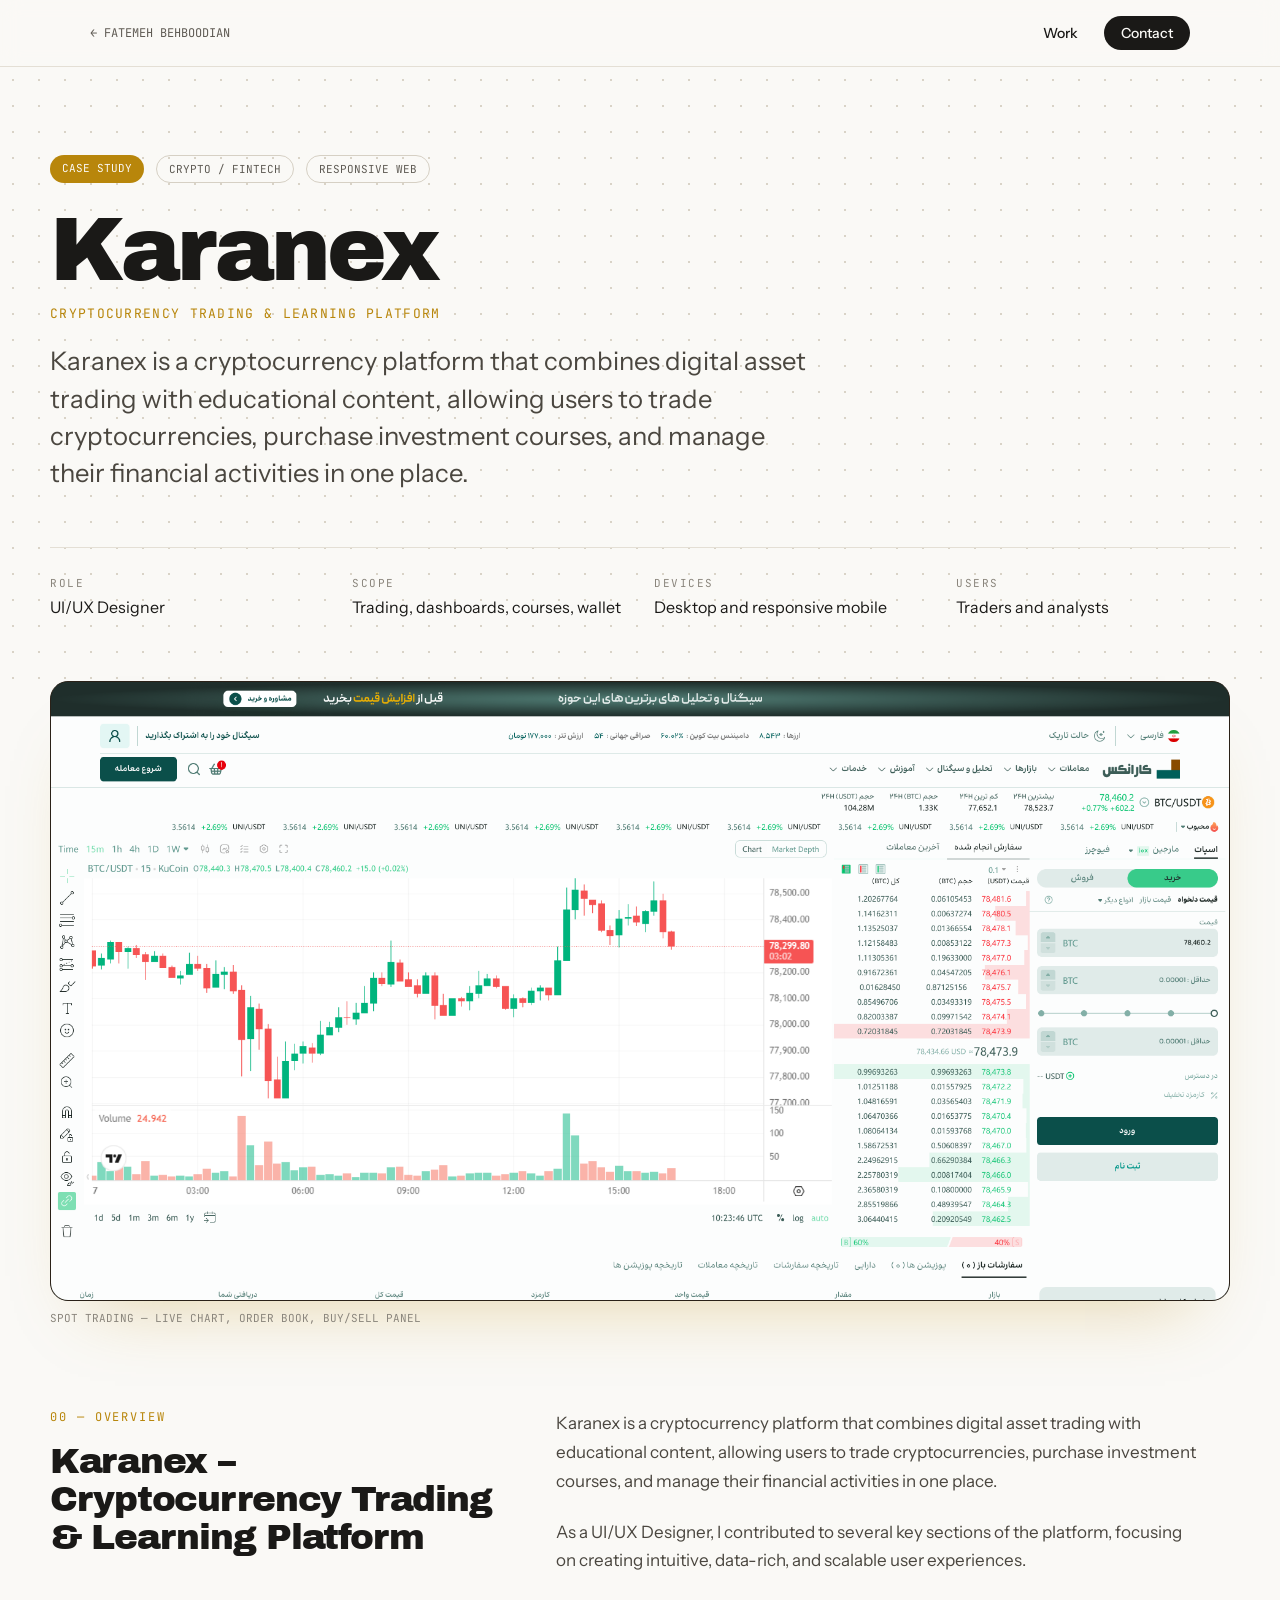
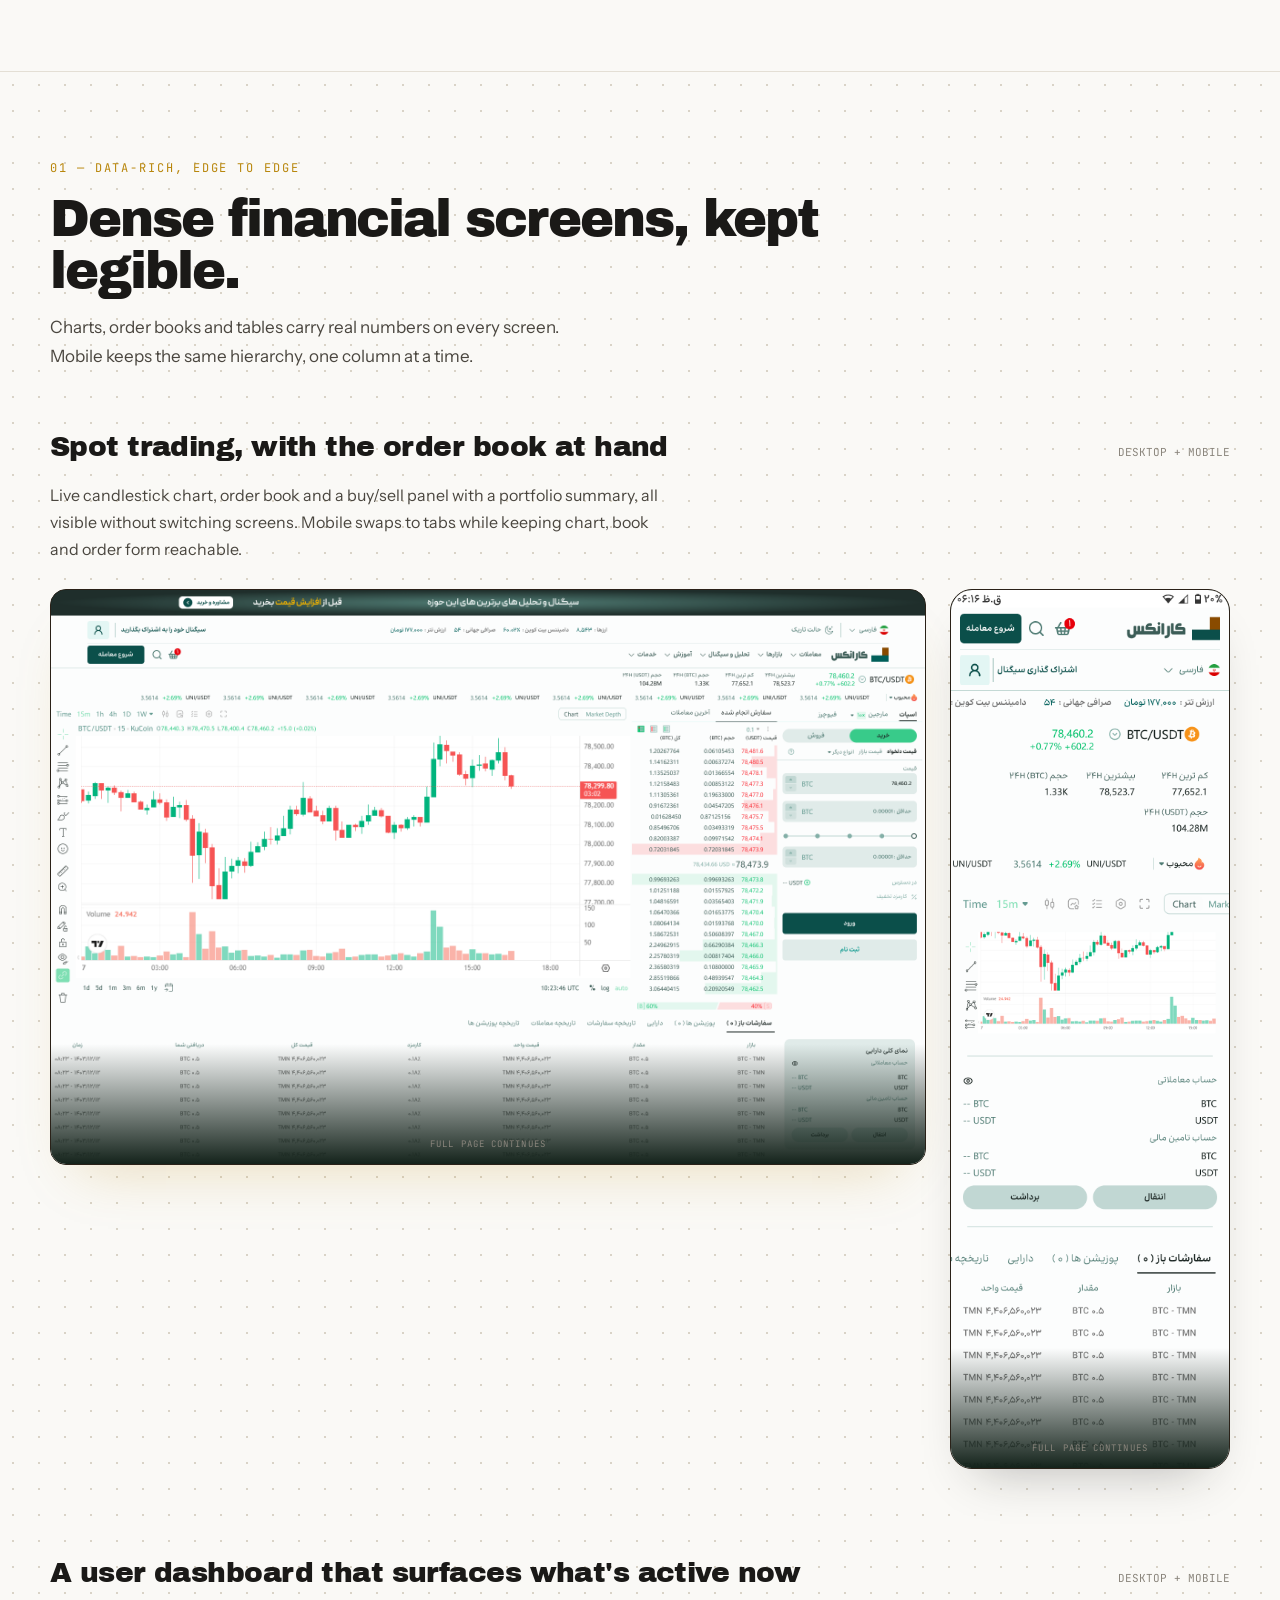
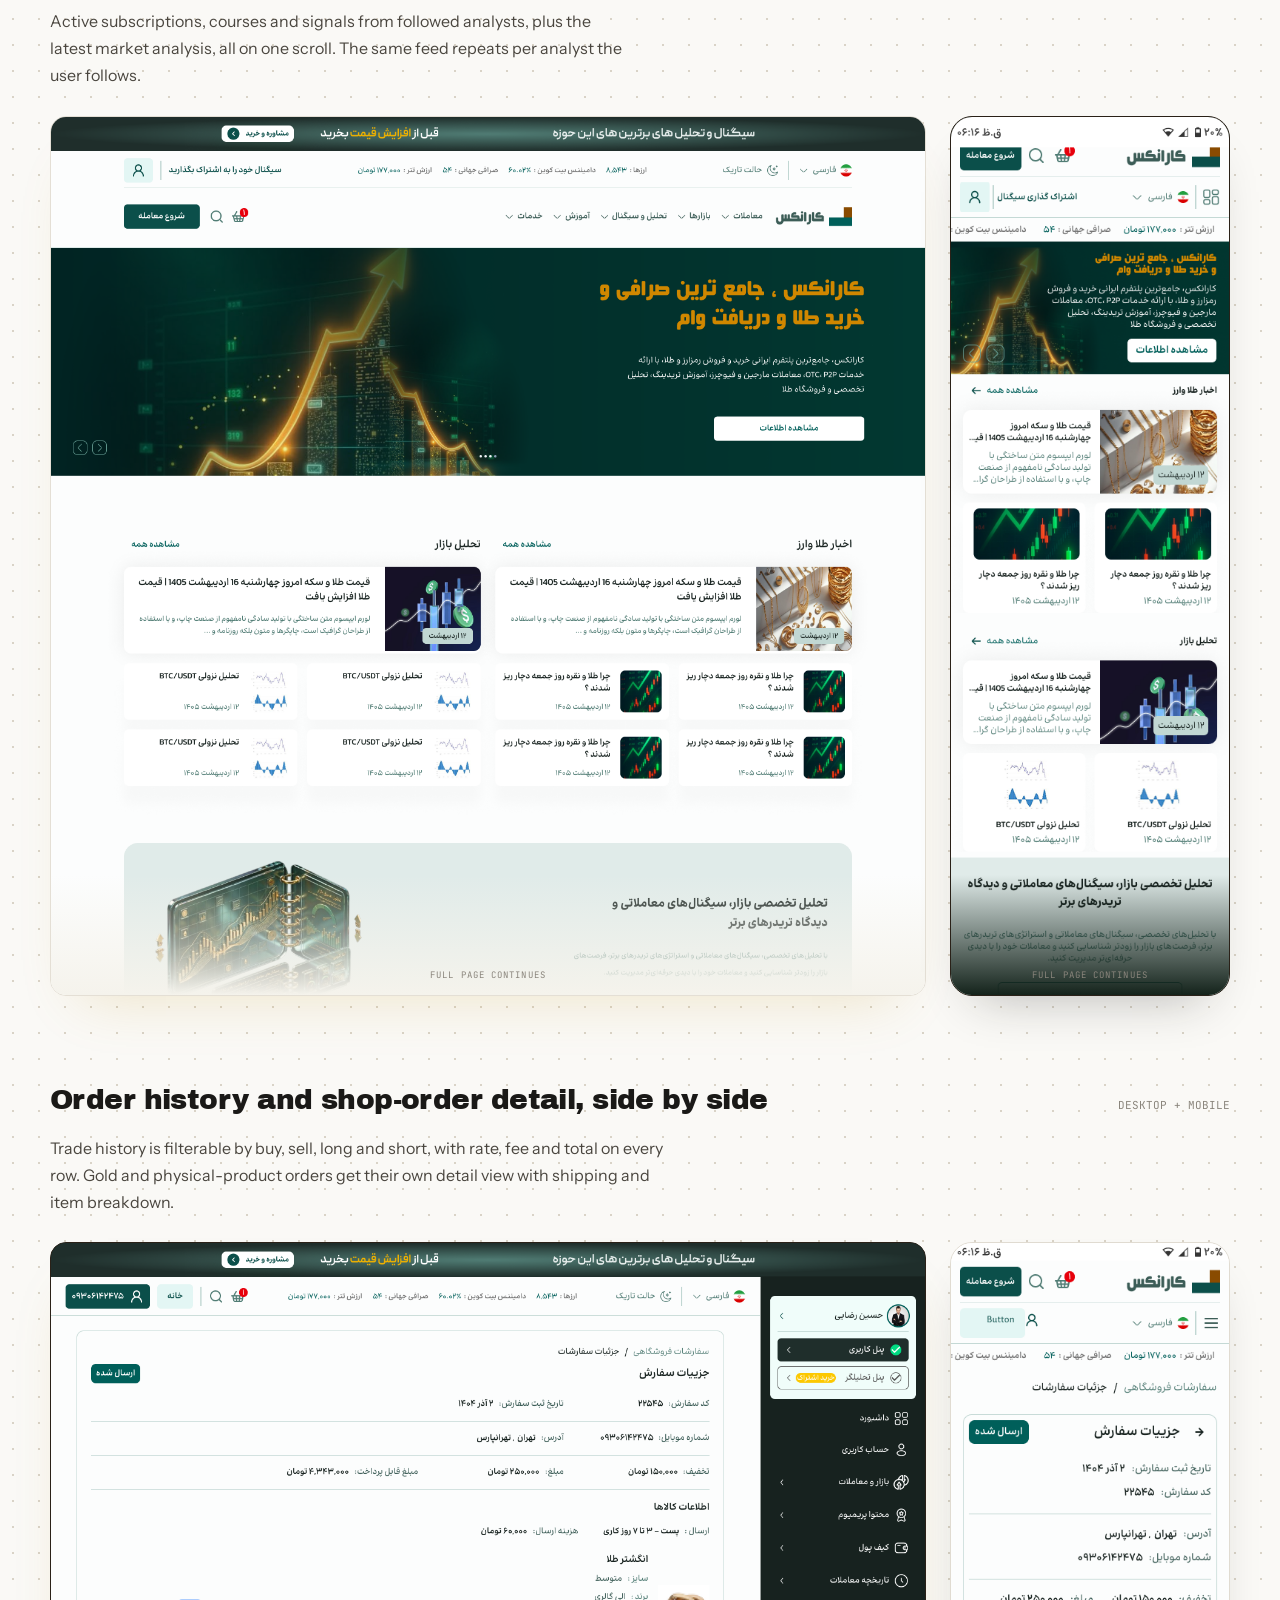
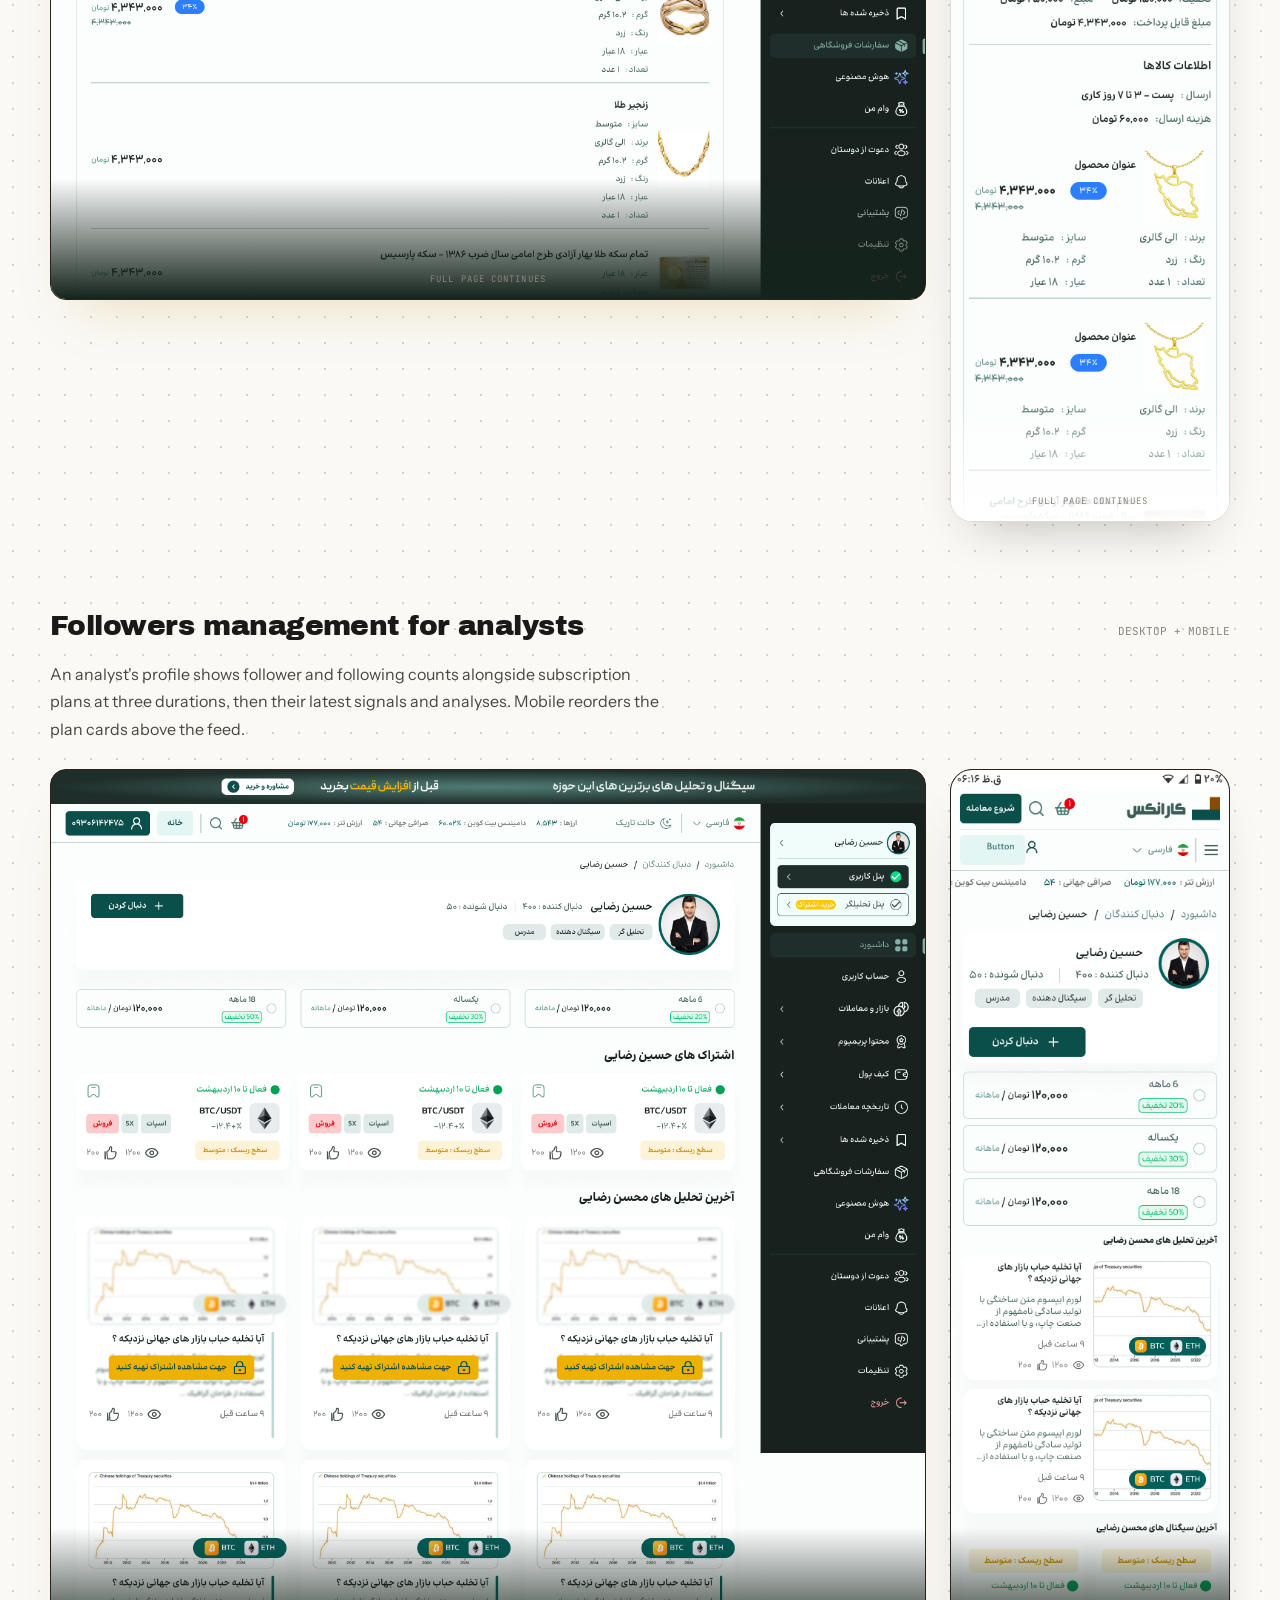
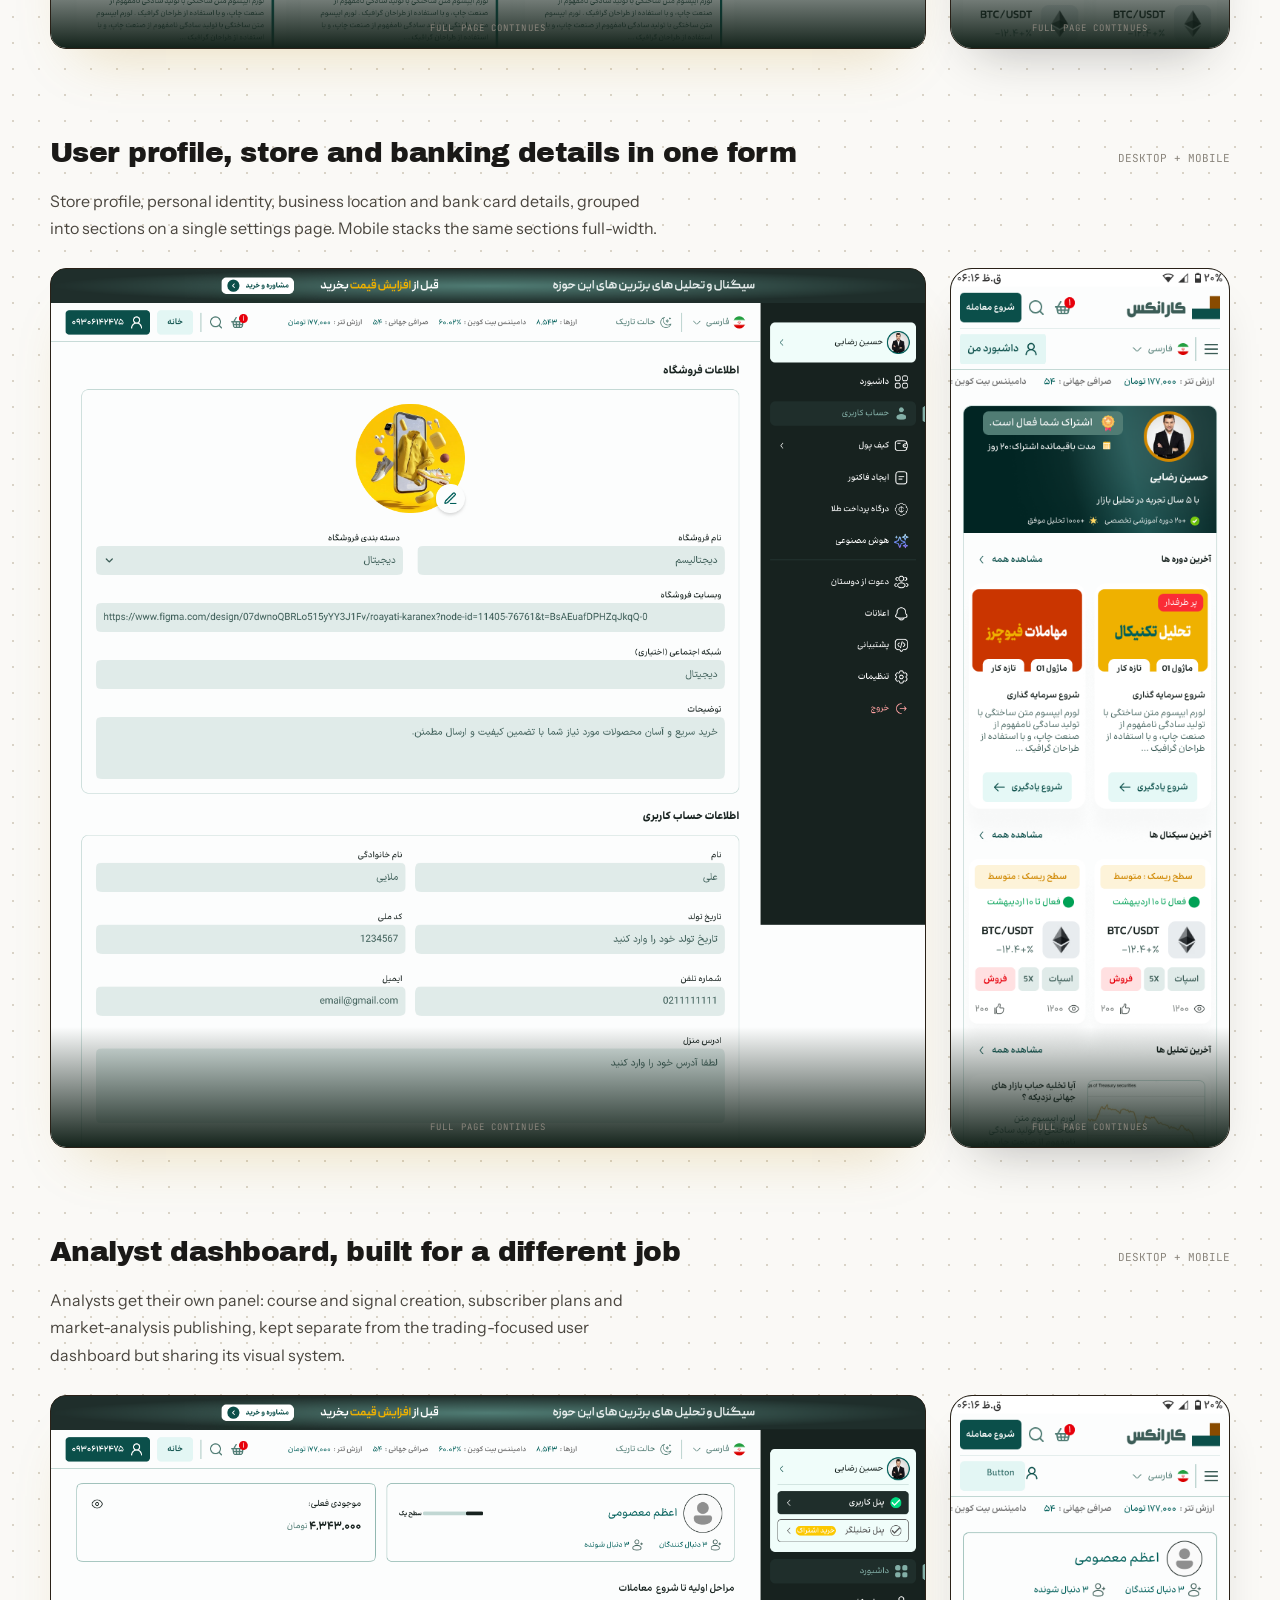
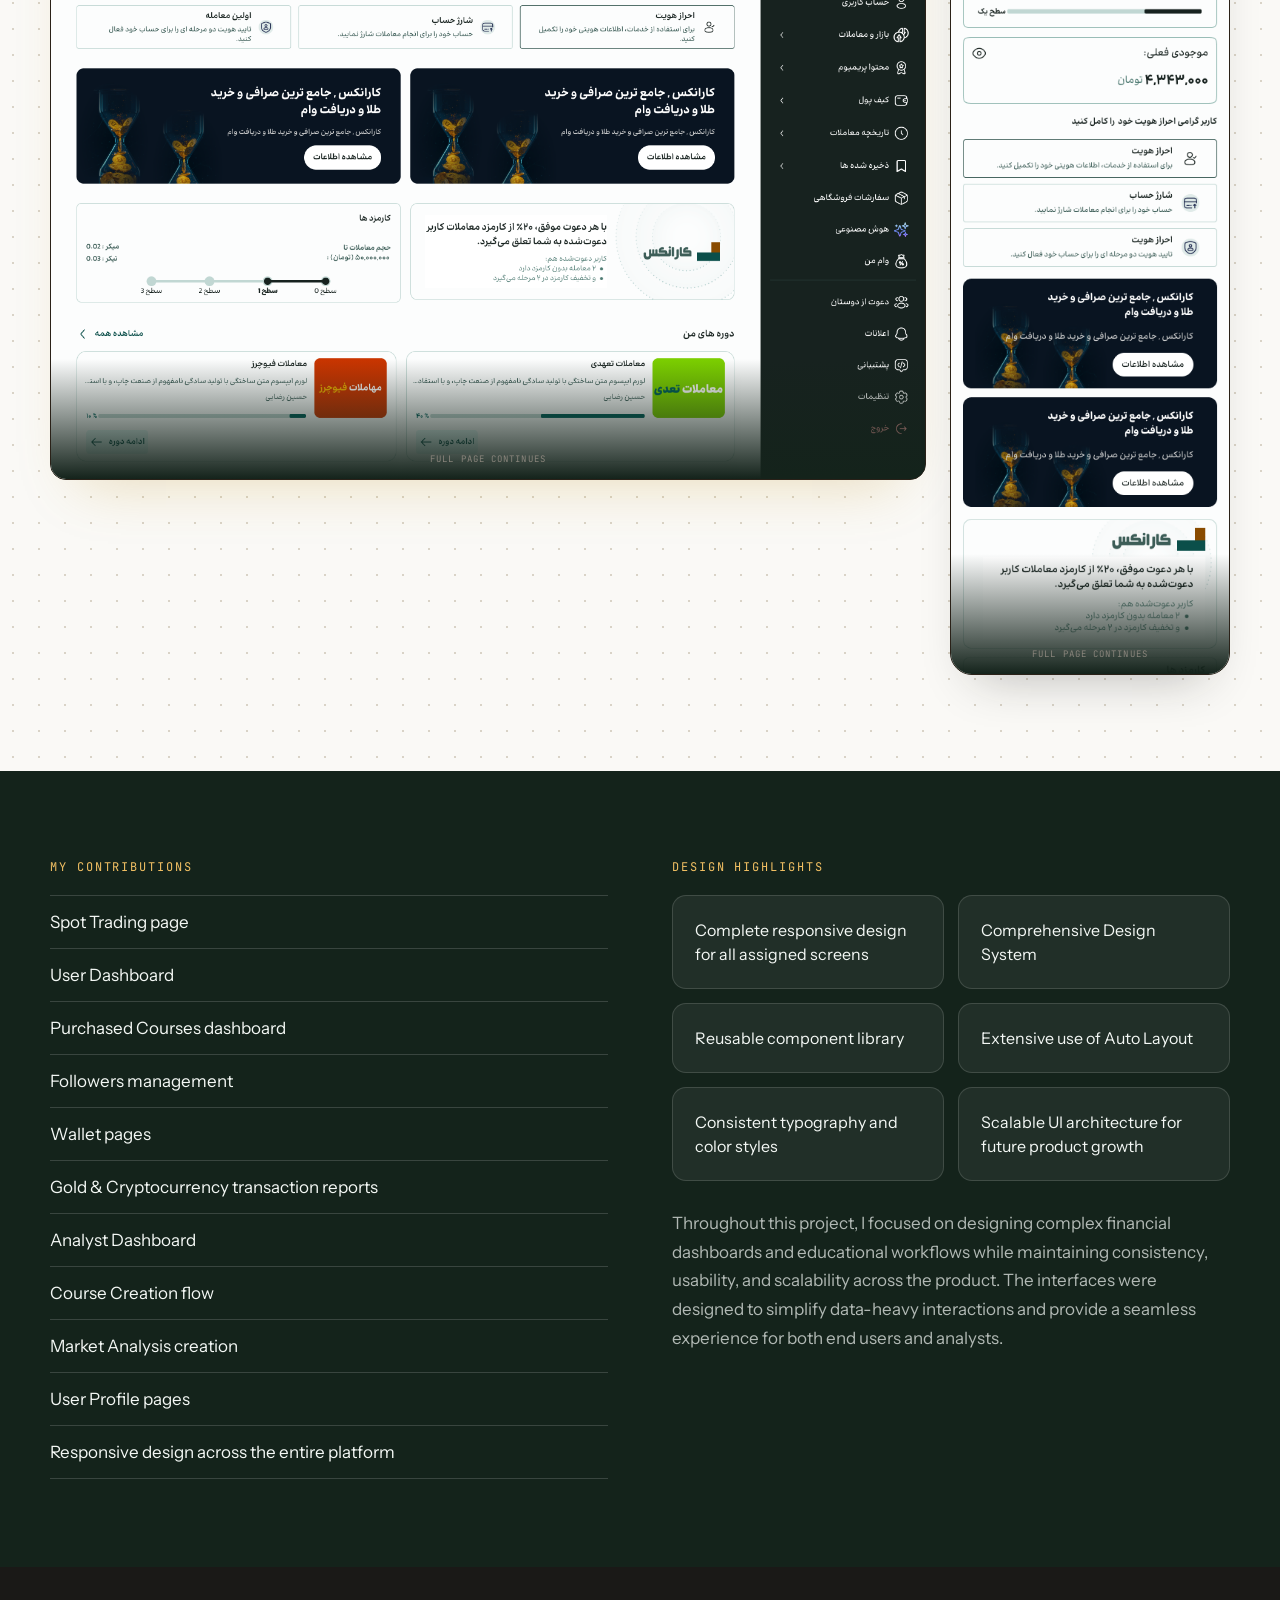
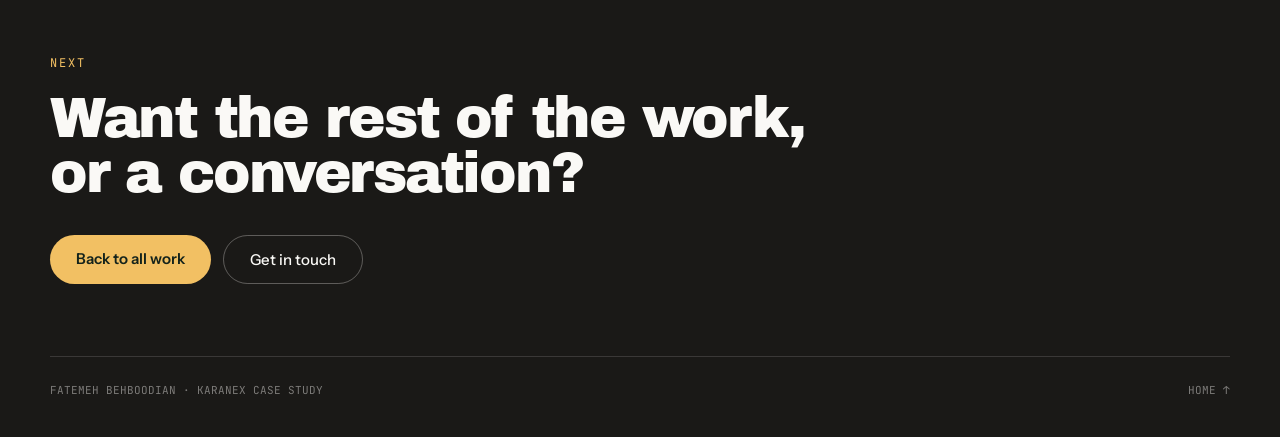
<file: karanex.html>
<!doctype html>
<html lang="en">
  <head>
    <meta charset="utf-8" />
    <meta name="viewport" content="width=device-width, initial-scale=1" />
    <title>
      Karanex — Cryptocurrency Trading &amp; Learning Platform · Fatemeh
      Behboodian
    </title>
    <meta
      name="description"
      content="Trading, dashboards, courses and wallet pages for a crypto exchange with two kinds of user: traders and analysts."
    />
    <link rel="preconnect" href="https://fonts.googleapis.com" />
    <link rel="preconnect" href="https://fonts.gstatic.com" crossorigin />
    <link
      href="https://fonts.googleapis.com/css2?family=Archivo+Black&family=Instrument+Sans:wght@400;500;600&family=JetBrains+Mono:wght@400;500&display=swap"
      rel="stylesheet"
    />
    <link rel="stylesheet" href="css/site.css" />
    <link rel="icon" href="favicon.svg" type="image/svg+xml" />
    <link rel="icon" href="favicon.ico" sizes="any" />
    <link rel="apple-touch-icon" href="apple-touch-icon.png" />
    <style>
      :root {
        --hover: #b8860b;
        --selection: #f2d896;
      }
    </style>
  </head>
  <body>
    <div data-root="karanex" style="position: relative; overflow-x: clip">
      <div
        data-progress="1"
        style="
          position: fixed;
          top: 0;
          left: 0;
          height: 2px;
          width: 0%;
          background: #b8860b;
          z-index: 60;
        "
      ></div>

      <div
        style="
          position: sticky;
          top: 0;
          z-index: 50;
          backdrop-filter: blur(10px);
          background: rgba(250, 249, 246, 0.82);
          border-bottom: 1px solid #e4dfd5;
        "
      >
        <div
          style="
            max-width: 1180px;
            margin: 0 auto;
            padding: 0 40px;
            height: 66px;
            display: flex;
            align-items: center;
            justify-content: space-between;
          "
        >
          <a
            href="index.html"
            style="
              display: flex;
              align-items: center;
              gap: 11px;
              font-family: &quot;JetBrains Mono&quot;, monospace;
              font-size: 12px;
              color: #5f5b54;
            "
            >&larr; FATEMEH BEHBOODIAN</a
          >
          <div
            style="
              display: flex;
              align-items: center;
              gap: 26px;
              font-size: 14px;
              font-weight: 500;
            "
          >
            <a href="index.html#work">Work</a>
            <a
              href="index.html#contact"
              style="
                background: #1a1917;
                color: #faf9f6;
                padding: 8px 17px;
                border-radius: 999px;
              "
              >Contact</a
            >
          </div>
        </div>
      </div>

      <section
        data-screen-label="Case study title"
        style="
          padding: 88px 40px 64px;
          background-image: radial-gradient(#d9d3c7 1.15px, transparent 1.15px);
          background-size: 26px 26px;
        "
      >
        <div style="max-width: 1180px; margin: 0 auto">
          <div
            data-reveal="1"
            style="
              display: flex;
              gap: 12px;
              flex-wrap: wrap;
              margin-bottom: 26px;
              font-family: &quot;JetBrains Mono&quot;, monospace;
              font-size: 11px;
            "
          >
            <div
              style="
                padding: 6px 12px;
                border-radius: 999px;
                background: #b8860b;
                color: #faf9f6;
              "
            >
              CASE STUDY
            </div>
            <div
              style="
                padding: 6px 12px;
                border-radius: 999px;
                border: 1px solid #d6d0c4;
                color: #5f5b54;
              "
            >
              CRYPTO / FINTECH
            </div>
            <div
              style="
                padding: 6px 12px;
                border-radius: 999px;
                border: 1px solid #d6d0c4;
                color: #5f5b54;
              "
            >
              RESPONSIVE WEB
            </div>
          </div>
          <h1
            data-reveal="1"
            data-reveal-delay="80"
            style="
              margin: 0;
              font-family: &quot;Archivo Black&quot;, sans-serif;
              font-size: clamp(48px, 7vw, 110px);
              line-height: 0.92;
              font-weight: 400;
              letter-spacing: -0.045em;
            "
          >
            Karanex
          </h1>
          <div
            data-reveal="1"
            data-reveal-delay="110"
            style="
              margin-top: 14px;
              font-family: &quot;JetBrains Mono&quot;, monospace;
              font-size: 13px;
              letter-spacing: 0.1em;
              color: #b8860b;
            "
          >
            CRYPTOCURRENCY TRADING &amp; LEARNING PLATFORM
          </div>
          <p
            data-reveal="1"
            data-reveal-delay="140"
            style="
              margin: 20px 0 0;
              font-size: clamp(19px, 2vw, 26px);
              line-height: 1.45;
              color: #4a463f;
              max-width: 760px;
              text-wrap: pretty;
            "
          >
            Karanex is a cryptocurrency platform that combines digital asset
            trading with educational content, allowing users to trade
            cryptocurrencies, purchase investment courses, and manage their
            financial activities in one place.
          </p>
          <div
            data-reveal="1"
            data-reveal-delay="220"
            style="
              display: grid;
              grid-template-columns: repeat(auto-fit, minmax(160px, 1fr));
              gap: 28px;
              margin-top: 56px;
              padding-top: 28px;
              border-top: 1px solid #e4dfd5;
            "
          >
            <div>
              <div
                style="
                  font-family: &quot;JetBrains Mono&quot;, monospace;
                  font-size: 11px;
                  letter-spacing: 0.14em;
                  color: #8a857c;
                  margin-bottom: 7px;
                "
              >
                ROLE
              </div>
              <div style="font-size: 16px">UI/UX Designer</div>
            </div>
            <div>
              <div
                style="
                  font-family: &quot;JetBrains Mono&quot;, monospace;
                  font-size: 11px;
                  letter-spacing: 0.14em;
                  color: #8a857c;
                  margin-bottom: 7px;
                "
              >
                SCOPE
              </div>
              <div style="font-size: 16px">
                Trading, dashboards, courses, wallet
              </div>
            </div>
            <div>
              <div
                style="
                  font-family: &quot;JetBrains Mono&quot;, monospace;
                  font-size: 11px;
                  letter-spacing: 0.14em;
                  color: #8a857c;
                  margin-bottom: 7px;
                "
              >
                DEVICES
              </div>
              <div style="font-size: 16px">Desktop and responsive mobile</div>
            </div>
            <div>
              <div
                style="
                  font-family: &quot;JetBrains Mono&quot;, monospace;
                  font-size: 11px;
                  letter-spacing: 0.14em;
                  color: #8a857c;
                  margin-bottom: 7px;
                "
              >
                USERS
              </div>
              <div style="font-size: 16px">Traders and analysts</div>
            </div>
          </div>
        </div>
      </section>

      <section style="padding: 0 40px 84px">
        <div
          data-reveal="1"
          style="
            max-width: 1180px;
            margin: 0 auto;
            height: 620px;
            border-radius: 18px;
            border: 1px solid #2a2118;
            background: #14231b;
            overflow: hidden;
            box-shadow: 0 40px 70px -40px rgba(184, 134, 11, 0.34);
          "
        >
          <img
            src="assets/karanex-spot-desktop.png"
            alt="Spot trading, desktop"
            style="
              width: 100%;
              height: 100%;
              object-fit: cover;
              object-position: top center;
              display: block;
            "
          />
        </div>
        <div
          style="
            max-width: 1180px;
            margin: 10px auto 0;
            font-family: &quot;JetBrains Mono&quot;, monospace;
            font-size: 11px;
            color: #8a857c;
          "
        >
          SPOT TRADING &mdash; LIVE CHART, ORDER BOOK, BUY/SELL PANEL
        </div>
      </section>

      <section data-screen-label="Overview" style="padding: 0 40px 96px">
        <div
          data-cols="1"
          style="
            max-width: 1180px;
            margin: 0 auto;
            display: grid;
            grid-template-columns: 0.8fr 1.2fr;
            gap: 56px;
            align-items: start;
          "
        >
          <div data-reveal="1">
            <div
              style="
                font-family: &quot;JetBrains Mono&quot;, monospace;
                font-size: 12px;
                letter-spacing: 0.16em;
                color: #b8860b;
                margin-bottom: 18px;
              "
            >
              00 &mdash; OVERVIEW
            </div>
            <h2
              style="
                margin: 0;
                font-family: &quot;Archivo Black&quot;, sans-serif;
                font-size: clamp(26px, 2.8vw, 38px);
                line-height: 1.06;
                font-weight: 400;
                letter-spacing: -0.035em;
              "
            >
              Karanex &ndash; Cryptocurrency Trading &amp; Learning Platform
            </h2>
          </div>
          <div
            data-reveal="1"
            data-reveal-delay="80"
            style="
              display: flex;
              flex-direction: column;
              gap: 22px;
              max-width: 640px;
            "
          >
            <p
              style="
                margin: 0;
                font-size: 17px;
                line-height: 1.7;
                color: #4a463f;
                text-wrap: pretty;
              "
            >
              Karanex is a cryptocurrency platform that combines digital asset
              trading with educational content, allowing users to trade
              cryptocurrencies, purchase investment courses, and manage their
              financial activities in one place.
            </p>
            <p
              style="
                margin: 0;
                font-size: 17px;
                line-height: 1.7;
                color: #4a463f;
                text-wrap: pretty;
              "
            >
              As a UI/UX Designer, I contributed to several key sections of the
              platform, focusing on creating intuitive, data-rich, and scalable
              user experiences.
            </p>
          </div>
        </div>
      </section>

      <section
        data-screen-label="Screens"
        style="
          padding: 88px 40px 0;
          background-image: radial-gradient(#d9d3c7 1.15px, transparent 1.15px);
          background-size: 26px 26px;
          border-top: 1px solid #e4dfd5;
        "
      >
        <div style="max-width: 1180px; margin: 0 auto">
          <div
            data-reveal="1"
            style="
              font-family: &quot;JetBrains Mono&quot;, monospace;
              font-size: 12px;
              letter-spacing: 0.16em;
              color: #b8860b;
              margin-bottom: 18px;
            "
          >
            01 &mdash; DATA-RICH, EDGE TO EDGE
          </div>
          <h2
            data-reveal="1"
            data-reveal-delay="60"
            style="
              margin: 0 0 16px;
              font-family: &quot;Archivo Black&quot;, sans-serif;
              font-size: clamp(32px, 4vw, 56px);
              line-height: 1;
              font-weight: 400;
              letter-spacing: -0.04em;
              max-width: 820px;
            "
          >
            Dense financial screens, kept legible.
          </h2>
          <p
            data-reveal="1"
            data-reveal-delay="100"
            style="
              margin: 0 0 60px;
              font-size: 17px;
              line-height: 1.7;
              color: #4a463f;
              max-width: 560px;
              text-wrap: pretty;
            "
          >
            Charts, order books and tables carry real numbers on every screen.
            Mobile keeps the same hierarchy, one column at a time.
          </p>

          <div
            style="
              display: flex;
              flex-direction: column;
              gap: 88px;
              padding-bottom: 96px;
            "
          >
            <div data-reveal="1">
              <div
                style="
                  display: flex;
                  justify-content: space-between;
                  align-items: baseline;
                  gap: 20px;
                  flex-wrap: wrap;
                  margin-bottom: 20px;
                "
              >
                <h3
                  style="
                    margin: 0;
                    font-family: &quot;Archivo Black&quot;, sans-serif;
                    font-size: clamp(22px, 2.2vw, 30px);
                    font-weight: 400;
                    letter-spacing: -0.02em;
                  "
                >
                  Spot trading, with the order book at hand
                </h3>
                <div
                  style="
                    font-family: &quot;JetBrains Mono&quot;, monospace;
                    font-size: 11px;
                    color: #8a857c;
                  "
                >
                  DESKTOP + MOBILE
                </div>
              </div>
              <p
                style="
                  margin: 0 0 26px;
                  font-size: 16px;
                  line-height: 1.7;
                  color: #4a463f;
                  max-width: 620px;
                  text-wrap: pretty;
                "
              >
                Live candlestick chart, order book and a buy/sell panel with a
                portfolio summary, all visible without switching screens. Mobile
                swaps to tabs while keeping chart, book and order form
                reachable.
              </p>
              <div
                data-pair="1"
                style="
                  display: grid;
                  grid-template-columns: minmax(0, 1fr) 280px;
                  gap: 24px;
                  align-items: start;
                "
              >
                <div
                  style="
                    width: 100%;
                    position: relative;
                    border-radius: 16px;
                    border: 1px solid #2a2118;
                    background: #14231b;
                    overflow: hidden;
                    max-height: 880px;
                    box-shadow: 0 30px 56px -30px rgba(184, 134, 11, 0.28);
                  "
                >
                  <img
                    src="assets/karanex-spot-desktop.png"
                    alt="Spot trading, desktop"
                    style="width: 100%; height: auto; display: block"
                  />
                  <div
                    style="
                      position: absolute;
                      left: 0;
                      right: 0;
                      bottom: 0;
                      height: 120px;
                      background: linear-gradient(
                        to bottom,
                        rgba(20, 35, 27, 0),
                        #14231b
                      );
                      pointer-events: none;
                    "
                  ></div>
                  <div
                    style="
                      position: absolute;
                      left: 50%;
                      bottom: 14px;
                      transform: translateX(-50%);
                      font-family: &quot;JetBrains Mono&quot;, monospace;
                      font-size: 9px;
                      letter-spacing: 0.12em;
                      color: #8a857c;
                      pointer-events: none;
                    "
                  >
                    FULL PAGE CONTINUES
                  </div>
                </div>
                <div
                  style="
                    width: 280px;
                    flex: none;
                    justify-self: center;
                    position: relative;
                    border-radius: 22px;
                    border: 1px solid #2a2118;
                    background: #14231b;
                    overflow: hidden;
                    max-height: 880px;
                    box-shadow: 0 26px 48px -26px rgba(26, 25, 23, 0.3);
                  "
                >
                  <img
                    src="assets/karanex-spot-mobile.png"
                    alt="Spot trading, mobile"
                    style="width: 100%; height: auto; display: block"
                  />
                  <div
                    style="
                      position: absolute;
                      left: 0;
                      right: 0;
                      bottom: 0;
                      height: 120px;
                      background: linear-gradient(
                        to bottom,
                        rgba(20, 35, 27, 0),
                        #14231b
                      );
                      pointer-events: none;
                    "
                  ></div>
                  <div
                    style="
                      position: absolute;
                      left: 50%;
                      bottom: 14px;
                      transform: translateX(-50%);
                      font-family: &quot;JetBrains Mono&quot;, monospace;
                      font-size: 9px;
                      letter-spacing: 0.12em;
                      color: #8a857c;
                      pointer-events: none;
                    "
                  >
                    FULL PAGE CONTINUES
                  </div>
                </div>
              </div>
            </div>

            <div data-reveal="1">
              <div
                style="
                  display: flex;
                  justify-content: space-between;
                  align-items: baseline;
                  gap: 20px;
                  flex-wrap: wrap;
                  margin-bottom: 20px;
                "
              >
                <h3
                  style="
                    margin: 0;
                    font-family: &quot;Archivo Black&quot;, sans-serif;
                    font-size: clamp(22px, 2.2vw, 30px);
                    font-weight: 400;
                    letter-spacing: -0.02em;
                  "
                >
                  A user dashboard that surfaces what's active now
                </h3>
                <div
                  style="
                    font-family: &quot;JetBrains Mono&quot;, monospace;
                    font-size: 11px;
                    color: #8a857c;
                  "
                >
                  DESKTOP + MOBILE
                </div>
              </div>
              <p
                style="
                  margin: 0 0 26px;
                  font-size: 16px;
                  line-height: 1.7;
                  color: #4a463f;
                  max-width: 620px;
                  text-wrap: pretty;
                "
              >
                Active subscriptions, courses and signals from followed
                analysts, plus the latest market analysis, all on one scroll.
                The same feed repeats per analyst the user follows.
              </p>
              <div
                data-pair="1"
                style="
                  display: grid;
                  grid-template-columns: minmax(0, 1fr) 280px;
                  gap: 24px;
                  align-items: start;
                "
              >
                <div
                  style="
                    width: 100%;
                    position: relative;
                    border-radius: 16px;
                    border: 1px solid #e4dfd5;
                    background: #f5f3ec;
                    overflow: hidden;
                    max-height: 880px;
                    box-shadow: 0 30px 56px -30px rgba(184, 134, 11, 0.2);
                  "
                >
                  <img
                    src="assets/karanex-dashboard-desktop.png"
                    alt="User dashboard, desktop"
                    style="width: 100%; height: auto; display: block"
                  />
                  <div
                    style="
                      position: absolute;
                      left: 0;
                      right: 0;
                      bottom: 0;
                      height: 120px;
                      background: linear-gradient(
                        to bottom,
                        rgba(255, 255, 255, 0),
                        #f5f3ec
                      );
                      pointer-events: none;
                    "
                  ></div>
                  <div
                    style="
                      position: absolute;
                      left: 50%;
                      bottom: 14px;
                      transform: translateX(-50%);
                      font-family: &quot;JetBrains Mono&quot;, monospace;
                      font-size: 9px;
                      letter-spacing: 0.12em;
                      color: #8a857c;
                      pointer-events: none;
                    "
                  >
                    FULL PAGE CONTINUES
                  </div>
                </div>
                <div
                  style="
                    width: 280px;
                    flex: none;
                    justify-self: center;
                    position: relative;
                    border-radius: 22px;
                    border: 1px solid #2a2118;
                    background: #14231b;
                    overflow: hidden;
                    max-height: 880px;
                    box-shadow: 0 26px 48px -26px rgba(26, 25, 23, 0.3);
                  "
                >
                  <img
                    src="assets/karanex-dashboard-mobile.png"
                    alt="User dashboard, mobile"
                    style="width: 100%; height: auto; display: block"
                  />
                  <div
                    style="
                      position: absolute;
                      left: 0;
                      right: 0;
                      bottom: 0;
                      height: 120px;
                      background: linear-gradient(
                        to bottom,
                        rgba(20, 35, 27, 0),
                        #14231b
                      );
                      pointer-events: none;
                    "
                  ></div>
                  <div
                    style="
                      position: absolute;
                      left: 50%;
                      bottom: 14px;
                      transform: translateX(-50%);
                      font-family: &quot;JetBrains Mono&quot;, monospace;
                      font-size: 9px;
                      letter-spacing: 0.12em;
                      color: #8a857c;
                      pointer-events: none;
                    "
                  >
                    FULL PAGE CONTINUES
                  </div>
                </div>
              </div>
            </div>

            <div data-reveal="1">
              <div
                style="
                  display: flex;
                  justify-content: space-between;
                  align-items: baseline;
                  gap: 20px;
                  flex-wrap: wrap;
                  margin-bottom: 20px;
                "
              >
                <h3
                  style="
                    margin: 0;
                    font-family: &quot;Archivo Black&quot;, sans-serif;
                    font-size: clamp(22px, 2.2vw, 30px);
                    font-weight: 400;
                    letter-spacing: -0.02em;
                  "
                >
                  Order history and shop-order detail, side by side
                </h3>
                <div
                  style="
                    font-family: &quot;JetBrains Mono&quot;, monospace;
                    font-size: 11px;
                    color: #8a857c;
                  "
                >
                  DESKTOP + MOBILE
                </div>
              </div>
              <p
                style="
                  margin: 0 0 26px;
                  font-size: 16px;
                  line-height: 1.7;
                  color: #4a463f;
                  max-width: 620px;
                  text-wrap: pretty;
                "
              >
                Trade history is filterable by buy, sell, long and short, with
                rate, fee and total on every row. Gold and physical-product
                orders get their own detail view with shipping and item
                breakdown.
              </p>
              <div
                data-pair="1"
                style="
                  display: grid;
                  grid-template-columns: minmax(0, 1fr) 280px;
                  gap: 24px;
                  align-items: start;
                "
              >
                <div
                  style="
                    width: 100%;
                    position: relative;
                    border-radius: 16px;
                    border: 1px solid #2a2118;
                    background: #14231b;
                    overflow: hidden;
                    max-height: 880px;
                    box-shadow: 0 30px 56px -30px rgba(184, 134, 11, 0.28);
                  "
                >
                  <img
                    src="assets/karanex-orders-desktop.png"
                    alt="Order history, desktop"
                    style="width: 100%; height: auto; display: block"
                  />
                  <div
                    style="
                      position: absolute;
                      left: 0;
                      right: 0;
                      bottom: 0;
                      height: 120px;
                      background: linear-gradient(
                        to bottom,
                        rgba(20, 35, 27, 0),
                        #14231b
                      );
                      pointer-events: none;
                    "
                  ></div>
                  <div
                    style="
                      position: absolute;
                      left: 50%;
                      bottom: 14px;
                      transform: translateX(-50%);
                      font-family: &quot;JetBrains Mono&quot;, monospace;
                      font-size: 9px;
                      letter-spacing: 0.12em;
                      color: #8a857c;
                      pointer-events: none;
                    "
                  >
                    FULL PAGE CONTINUES
                  </div>
                </div>
                <div
                  style="
                    width: 280px;
                    flex: none;
                    justify-self: center;
                    position: relative;
                    border-radius: 22px;
                    border: 1px solid #e0dbd1;
                    background: #fff;
                    overflow: hidden;
                    max-height: 880px;
                    box-shadow: 0 26px 48px -26px rgba(26, 25, 23, 0.3);
                  "
                >
                  <img
                    src="assets/karanex-orders-mobile.png"
                    alt="Order detail, mobile"
                    style="width: 100%; height: auto; display: block"
                  />
                  <div
                    style="
                      position: absolute;
                      left: 0;
                      right: 0;
                      bottom: 0;
                      height: 120px;
                      background: linear-gradient(
                        to bottom,
                        rgba(255, 255, 255, 0),
                        #ffffff
                      );
                      pointer-events: none;
                    "
                  ></div>
                  <div
                    style="
                      position: absolute;
                      left: 50%;
                      bottom: 14px;
                      transform: translateX(-50%);
                      font-family: &quot;JetBrains Mono&quot;, monospace;
                      font-size: 9px;
                      letter-spacing: 0.12em;
                      color: #8a857c;
                      pointer-events: none;
                    "
                  >
                    FULL PAGE CONTINUES
                  </div>
                </div>
              </div>
            </div>

            <div data-reveal="1">
              <div
                style="
                  display: flex;
                  justify-content: space-between;
                  align-items: baseline;
                  gap: 20px;
                  flex-wrap: wrap;
                  margin-bottom: 20px;
                "
              >
                <h3
                  style="
                    margin: 0;
                    font-family: &quot;Archivo Black&quot;, sans-serif;
                    font-size: clamp(22px, 2.2vw, 30px);
                    font-weight: 400;
                    letter-spacing: -0.02em;
                  "
                >
                  Followers management for analysts
                </h3>
                <div
                  style="
                    font-family: &quot;JetBrains Mono&quot;, monospace;
                    font-size: 11px;
                    color: #8a857c;
                  "
                >
                  DESKTOP + MOBILE
                </div>
              </div>
              <p
                style="
                  margin: 0 0 26px;
                  font-size: 16px;
                  line-height: 1.7;
                  color: #4a463f;
                  max-width: 620px;
                  text-wrap: pretty;
                "
              >
                An analyst's profile shows follower and following counts
                alongside subscription plans at three durations, then their
                latest signals and analyses. Mobile reorders the plan cards
                above the feed.
              </p>
              <div
                data-pair="1"
                style="
                  display: grid;
                  grid-template-columns: minmax(0, 1fr) 280px;
                  gap: 24px;
                  align-items: start;
                "
              >
                <div
                  style="
                    width: 100%;
                    position: relative;
                    border-radius: 16px;
                    border: 1px solid #2a2118;
                    background: #14231b;
                    overflow: hidden;
                    max-height: 880px;
                    box-shadow: 0 30px 56px -30px rgba(184, 134, 11, 0.28);
                  "
                >
                  <img
                    src="assets/karanex-followers-desktop.png"
                    alt="Followers management, desktop"
                    style="width: 100%; height: auto; display: block"
                  />
                  <div
                    style="
                      position: absolute;
                      left: 0;
                      right: 0;
                      bottom: 0;
                      height: 120px;
                      background: linear-gradient(
                        to bottom,
                        rgba(20, 35, 27, 0),
                        #14231b
                      );
                      pointer-events: none;
                    "
                  ></div>
                  <div
                    style="
                      position: absolute;
                      left: 50%;
                      bottom: 14px;
                      transform: translateX(-50%);
                      font-family: &quot;JetBrains Mono&quot;, monospace;
                      font-size: 9px;
                      letter-spacing: 0.12em;
                      color: #8a857c;
                      pointer-events: none;
                    "
                  >
                    FULL PAGE CONTINUES
                  </div>
                </div>
                <div
                  style="
                    width: 280px;
                    flex: none;
                    justify-self: center;
                    position: relative;
                    border-radius: 22px;
                    border: 1px solid #2a2118;
                    background: #14231b;
                    overflow: hidden;
                    max-height: 880px;
                    box-shadow: 0 26px 48px -26px rgba(26, 25, 23, 0.3);
                  "
                >
                  <img
                    src="assets/karanex-followers-mobile.png"
                    alt="Followers management, mobile"
                    style="width: 100%; height: auto; display: block"
                  />
                  <div
                    style="
                      position: absolute;
                      left: 0;
                      right: 0;
                      bottom: 0;
                      height: 120px;
                      background: linear-gradient(
                        to bottom,
                        rgba(20, 35, 27, 0),
                        #14231b
                      );
                      pointer-events: none;
                    "
                  ></div>
                  <div
                    style="
                      position: absolute;
                      left: 50%;
                      bottom: 14px;
                      transform: translateX(-50%);
                      font-family: &quot;JetBrains Mono&quot;, monospace;
                      font-size: 9px;
                      letter-spacing: 0.12em;
                      color: #8a857c;
                      pointer-events: none;
                    "
                  >
                    FULL PAGE CONTINUES
                  </div>
                </div>
              </div>
            </div>

            <div data-reveal="1">
              <div
                style="
                  display: flex;
                  justify-content: space-between;
                  align-items: baseline;
                  gap: 20px;
                  flex-wrap: wrap;
                  margin-bottom: 20px;
                "
              >
                <h3
                  style="
                    margin: 0;
                    font-family: &quot;Archivo Black&quot;, sans-serif;
                    font-size: clamp(22px, 2.2vw, 30px);
                    font-weight: 400;
                    letter-spacing: -0.02em;
                  "
                >
                  User profile, store and banking details in one form
                </h3>
                <div
                  style="
                    font-family: &quot;JetBrains Mono&quot;, monospace;
                    font-size: 11px;
                    color: #8a857c;
                  "
                >
                  DESKTOP + MOBILE
                </div>
              </div>
              <p
                style="
                  margin: 0 0 26px;
                  font-size: 16px;
                  line-height: 1.7;
                  color: #4a463f;
                  max-width: 620px;
                  text-wrap: pretty;
                "
              >
                Store profile, personal identity, business location and bank
                card details, grouped into sections on a single settings page.
                Mobile stacks the same sections full-width.
              </p>
              <div
                data-pair="1"
                style="
                  display: grid;
                  grid-template-columns: minmax(0, 1fr) 280px;
                  gap: 24px;
                  align-items: start;
                "
              >
                <div
                  style="
                    width: 100%;
                    position: relative;
                    border-radius: 16px;
                    border: 1px solid #2a2118;
                    background: #14231b;
                    overflow: hidden;
                    max-height: 880px;
                    box-shadow: 0 30px 56px -30px rgba(184, 134, 11, 0.28);
                  "
                >
                  <img
                    src="assets/karanex-profile-desktop.png"
                    alt="User profile, desktop"
                    style="width: 100%; height: auto; display: block"
                  />
                  <div
                    style="
                      position: absolute;
                      left: 0;
                      right: 0;
                      bottom: 0;
                      height: 120px;
                      background: linear-gradient(
                        to bottom,
                        rgba(20, 35, 27, 0),
                        #14231b
                      );
                      pointer-events: none;
                    "
                  ></div>
                  <div
                    style="
                      position: absolute;
                      left: 50%;
                      bottom: 14px;
                      transform: translateX(-50%);
                      font-family: &quot;JetBrains Mono&quot;, monospace;
                      font-size: 9px;
                      letter-spacing: 0.12em;
                      color: #8a857c;
                      pointer-events: none;
                    "
                  >
                    FULL PAGE CONTINUES
                  </div>
                </div>
                <div
                  style="
                    width: 280px;
                    flex: none;
                    justify-self: center;
                    position: relative;
                    border-radius: 22px;
                    border: 1px solid #2a2118;
                    background: #14231b;
                    overflow: hidden;
                    max-height: 880px;
                    box-shadow: 0 26px 48px -26px rgba(26, 25, 23, 0.3);
                  "
                >
                  <img
                    src="assets/karanex-profile-mobile.png"
                    alt="User profile, mobile"
                    style="width: 100%; height: auto; display: block"
                  />
                  <div
                    style="
                      position: absolute;
                      left: 0;
                      right: 0;
                      bottom: 0;
                      height: 120px;
                      background: linear-gradient(
                        to bottom,
                        rgba(20, 35, 27, 0),
                        #14231b
                      );
                      pointer-events: none;
                    "
                  ></div>
                  <div
                    style="
                      position: absolute;
                      left: 50%;
                      bottom: 14px;
                      transform: translateX(-50%);
                      font-family: &quot;JetBrains Mono&quot;, monospace;
                      font-size: 9px;
                      letter-spacing: 0.12em;
                      color: #8a857c;
                      pointer-events: none;
                    "
                  >
                    FULL PAGE CONTINUES
                  </div>
                </div>
              </div>
            </div>

            <div data-reveal="1">
              <div
                style="
                  display: flex;
                  justify-content: space-between;
                  align-items: baseline;
                  gap: 20px;
                  flex-wrap: wrap;
                  margin-bottom: 20px;
                "
              >
                <h3
                  style="
                    margin: 0;
                    font-family: &quot;Archivo Black&quot;, sans-serif;
                    font-size: clamp(22px, 2.2vw, 30px);
                    font-weight: 400;
                    letter-spacing: -0.02em;
                  "
                >
                  Analyst dashboard, built for a different job
                </h3>
                <div
                  style="
                    font-family: &quot;JetBrains Mono&quot;, monospace;
                    font-size: 11px;
                    color: #8a857c;
                  "
                >
                  DESKTOP + MOBILE
                </div>
              </div>
              <p
                style="
                  margin: 0 0 26px;
                  font-size: 16px;
                  line-height: 1.7;
                  color: #4a463f;
                  max-width: 620px;
                  text-wrap: pretty;
                "
              >
                Analysts get their own panel: course and signal creation,
                subscriber plans and market-analysis publishing, kept separate
                from the trading-focused user dashboard but sharing its visual
                system.
              </p>
              <div
                data-pair="1"
                style="
                  display: grid;
                  grid-template-columns: minmax(0, 1fr) 280px;
                  gap: 24px;
                  align-items: start;
                "
              >
                <div
                  style="
                    width: 100%;
                    position: relative;
                    border-radius: 16px;
                    border: 1px solid #2a2118;
                    background: #14231b;
                    overflow: hidden;
                    max-height: 880px;
                    box-shadow: 0 30px 56px -30px rgba(184, 134, 11, 0.28);
                  "
                >
                  <img
                    src="assets/karanex-analyst-desktop.png"
                    alt="Analyst dashboard, desktop"
                    style="width: 100%; height: auto; display: block"
                  />
                  <div
                    style="
                      position: absolute;
                      left: 0;
                      right: 0;
                      bottom: 0;
                      height: 120px;
                      background: linear-gradient(
                        to bottom,
                        rgba(20, 35, 27, 0),
                        #14231b
                      );
                      pointer-events: none;
                    "
                  ></div>
                  <div
                    style="
                      position: absolute;
                      left: 50%;
                      bottom: 14px;
                      transform: translateX(-50%);
                      font-family: &quot;JetBrains Mono&quot;, monospace;
                      font-size: 9px;
                      letter-spacing: 0.12em;
                      color: #8a857c;
                      pointer-events: none;
                    "
                  >
                    FULL PAGE CONTINUES
                  </div>
                </div>
                <div
                  style="
                    width: 280px;
                    flex: none;
                    justify-self: center;
                    position: relative;
                    border-radius: 22px;
                    border: 1px solid #2a2118;
                    background: #14231b;
                    overflow: hidden;
                    max-height: 880px;
                    box-shadow: 0 26px 48px -26px rgba(26, 25, 23, 0.3);
                  "
                >
                  <img
                    src="assets/karanex-analyst-mobile.png"
                    alt="Analyst dashboard, mobile"
                    style="width: 100%; height: auto; display: block"
                  />
                  <div
                    style="
                      position: absolute;
                      left: 0;
                      right: 0;
                      bottom: 0;
                      height: 120px;
                      background: linear-gradient(
                        to bottom,
                        rgba(20, 35, 27, 0),
                        #14231b
                      );
                      pointer-events: none;
                    "
                  ></div>
                  <div
                    style="
                      position: absolute;
                      left: 50%;
                      bottom: 14px;
                      transform: translateX(-50%);
                      font-family: &quot;JetBrains Mono&quot;, monospace;
                      font-size: 9px;
                      letter-spacing: 0.12em;
                      color: #8a857c;
                      pointer-events: none;
                    "
                  >
                    FULL PAGE CONTINUES
                  </div>
                </div>
              </div>
            </div>
          </div>
        </div>
      </section>

      <section
        data-screen-label="Responsibilities"
        style="padding: 88px 40px; background: #14231b; color: #f4f8f5"
      >
        <div
          data-cols="1"
          style="
            max-width: 1180px;
            margin: 0 auto;
            display: grid;
            grid-template-columns: 1fr 1fr;
            gap: 64px;
            align-items: start;
          "
        >
          <div data-reveal="1">
            <div
              style="
                font-family: &quot;JetBrains Mono&quot;, monospace;
                font-size: 12px;
                letter-spacing: 0.16em;
                color: #f2c063;
                margin-bottom: 20px;
              "
            >
              MY CONTRIBUTIONS
            </div>
            <div style="display: flex; flex-direction: column">
              <div
                style="
                  padding: 16px 0;
                  border-top: 1px solid rgba(244, 248, 245, 0.16);
                  font-size: 17px;
                "
              >
                Spot Trading page
              </div>
              <div
                style="
                  padding: 16px 0;
                  border-top: 1px solid rgba(244, 248, 245, 0.16);
                  font-size: 17px;
                "
              >
                User Dashboard
              </div>
              <div
                style="
                  padding: 16px 0;
                  border-top: 1px solid rgba(244, 248, 245, 0.16);
                  font-size: 17px;
                "
              >
                Purchased Courses dashboard
              </div>
              <div
                style="
                  padding: 16px 0;
                  border-top: 1px solid rgba(244, 248, 245, 0.16);
                  font-size: 17px;
                "
              >
                Followers management
              </div>
              <div
                style="
                  padding: 16px 0;
                  border-top: 1px solid rgba(244, 248, 245, 0.16);
                  font-size: 17px;
                "
              >
                Wallet pages
              </div>
              <div
                style="
                  padding: 16px 0;
                  border-top: 1px solid rgba(244, 248, 245, 0.16);
                  font-size: 17px;
                "
              >
                Gold &amp; Cryptocurrency transaction reports
              </div>
              <div
                style="
                  padding: 16px 0;
                  border-top: 1px solid rgba(244, 248, 245, 0.16);
                  font-size: 17px;
                "
              >
                Analyst Dashboard
              </div>
              <div
                style="
                  padding: 16px 0;
                  border-top: 1px solid rgba(244, 248, 245, 0.16);
                  font-size: 17px;
                "
              >
                Course Creation flow
              </div>
              <div
                style="
                  padding: 16px 0;
                  border-top: 1px solid rgba(244, 248, 245, 0.16);
                  font-size: 17px;
                "
              >
                Market Analysis creation
              </div>
              <div
                style="
                  padding: 16px 0;
                  border-top: 1px solid rgba(244, 248, 245, 0.16);
                  font-size: 17px;
                "
              >
                User Profile pages
              </div>
              <div
                style="
                  padding: 16px 0;
                  border-top: 1px solid rgba(244, 248, 245, 0.16);
                  border-bottom: 1px solid rgba(244, 248, 245, 0.16);
                  font-size: 17px;
                "
              >
                Responsive design across the entire platform
              </div>
            </div>
          </div>
          <div data-reveal="1" data-reveal-delay="100">
            <div
              style="
                font-family: &quot;JetBrains Mono&quot;, monospace;
                font-size: 12px;
                letter-spacing: 0.16em;
                color: #f2c063;
                margin-bottom: 20px;
              "
            >
              DESIGN HIGHLIGHTS
            </div>
            <div
              style="
                display: grid;
                grid-template-columns: repeat(auto-fit, minmax(220px, 1fr));
                gap: 14px;
              "
            >
              <div
                style="
                  padding: 22px;
                  border-radius: 14px;
                  background: rgba(244, 248, 245, 0.06);
                  border: 1px solid rgba(244, 248, 245, 0.14);
                  font-size: 16px;
                  line-height: 1.5;
                "
              >
                Complete responsive design for all assigned screens
              </div>
              <div
                style="
                  padding: 22px;
                  border-radius: 14px;
                  background: rgba(244, 248, 245, 0.06);
                  border: 1px solid rgba(244, 248, 245, 0.14);
                  font-size: 16px;
                  line-height: 1.5;
                "
              >
                Comprehensive Design System
              </div>
              <div
                style="
                  padding: 22px;
                  border-radius: 14px;
                  background: rgba(244, 248, 245, 0.06);
                  border: 1px solid rgba(244, 248, 245, 0.14);
                  font-size: 16px;
                  line-height: 1.5;
                "
              >
                Reusable component library
              </div>
              <div
                style="
                  padding: 22px;
                  border-radius: 14px;
                  background: rgba(244, 248, 245, 0.06);
                  border: 1px solid rgba(244, 248, 245, 0.14);
                  font-size: 16px;
                  line-height: 1.5;
                "
              >
                Extensive use of Auto Layout
              </div>
              <div
                style="
                  padding: 22px;
                  border-radius: 14px;
                  background: rgba(244, 248, 245, 0.06);
                  border: 1px solid rgba(244, 248, 245, 0.14);
                  font-size: 16px;
                  line-height: 1.5;
                "
              >
                Consistent typography and color styles
              </div>
              <div
                style="
                  padding: 22px;
                  border-radius: 14px;
                  background: rgba(244, 248, 245, 0.06);
                  border: 1px solid rgba(244, 248, 245, 0.14);
                  font-size: 16px;
                  line-height: 1.5;
                "
              >
                Scalable UI architecture for future product growth
              </div>
            </div>
            <p
              style="
                margin: 28px 0 0;
                font-size: 17px;
                line-height: 1.7;
                color: rgba(244, 248, 245, 0.7);
                text-wrap: pretty;
              "
            >
              Throughout this project, I focused on designing complex financial
              dashboards and educational workflows while maintaining
              consistency, usability, and scalability across the product. The
              interfaces were designed to simplify data-heavy interactions and
              provide a seamless experience for both end users and analysts.
            </p>
          </div>
        </div>
      </section>

      <section
        data-screen-label="Next"
        style="padding: 88px 40px 40px; background: #1a1917; color: #faf9f6"
      >
        <div style="max-width: 1180px; margin: 0 auto">
          <div
            data-reveal="1"
            style="
              font-family: &quot;JetBrains Mono&quot;, monospace;
              font-size: 12px;
              letter-spacing: 0.16em;
              color: #f2c063;
              margin-bottom: 20px;
            "
          >
            NEXT
          </div>
          <h2
            data-reveal="1"
            data-reveal-delay="60"
            style="
              margin: 0;
              font-family: &quot;Archivo Black&quot;, sans-serif;
              font-size: clamp(34px, 4.4vw, 62px);
              line-height: 0.98;
              font-weight: 400;
              letter-spacing: -0.04em;
              max-width: 780px;
            "
          >
            Want the rest of the work, or a conversation?
          </h2>
          <div
            data-reveal="1"
            data-reveal-delay="140"
            style="display: flex; gap: 12px; flex-wrap: wrap; margin-top: 34px"
          >
            <a
              href="index.html#work"
              style="
                background: #f2c063;
                color: #14231b;
                padding: 14px 26px;
                border-radius: 999px;
                font-size: 15px;
                font-weight: 600;
              "
              >Back to all work</a
            >
            <a
              href="index.html#contact"
              style="
                border: 1.5px solid rgba(250, 249, 246, 0.3);
                color: #faf9f6;
                padding: 14px 26px;
                border-radius: 999px;
                font-size: 15px;
                font-weight: 500;
              "
              >Get in touch</a
            >
          </div>
          <div
            style="
              margin-top: 72px;
              padding-top: 26px;
              border-top: 1px solid rgba(250, 249, 246, 0.14);
              display: flex;
              justify-content: space-between;
              gap: 20px;
              flex-wrap: wrap;
              font-family: &quot;JetBrains Mono&quot;, monospace;
              font-size: 11px;
              color: rgba(250, 249, 246, 0.44);
            "
          >
            <div>FATEMEH BEHBOODIAN &middot; KARANEX CASE STUDY</div>
            <a href="index.html" style="color: rgba(250, 249, 246, 0.44)"
              >HOME &uarr;</a
            >
          </div>
        </div>
      </section>
    </div>

    <script src="js/site.js"></script>
  </body>
</html>
</file>
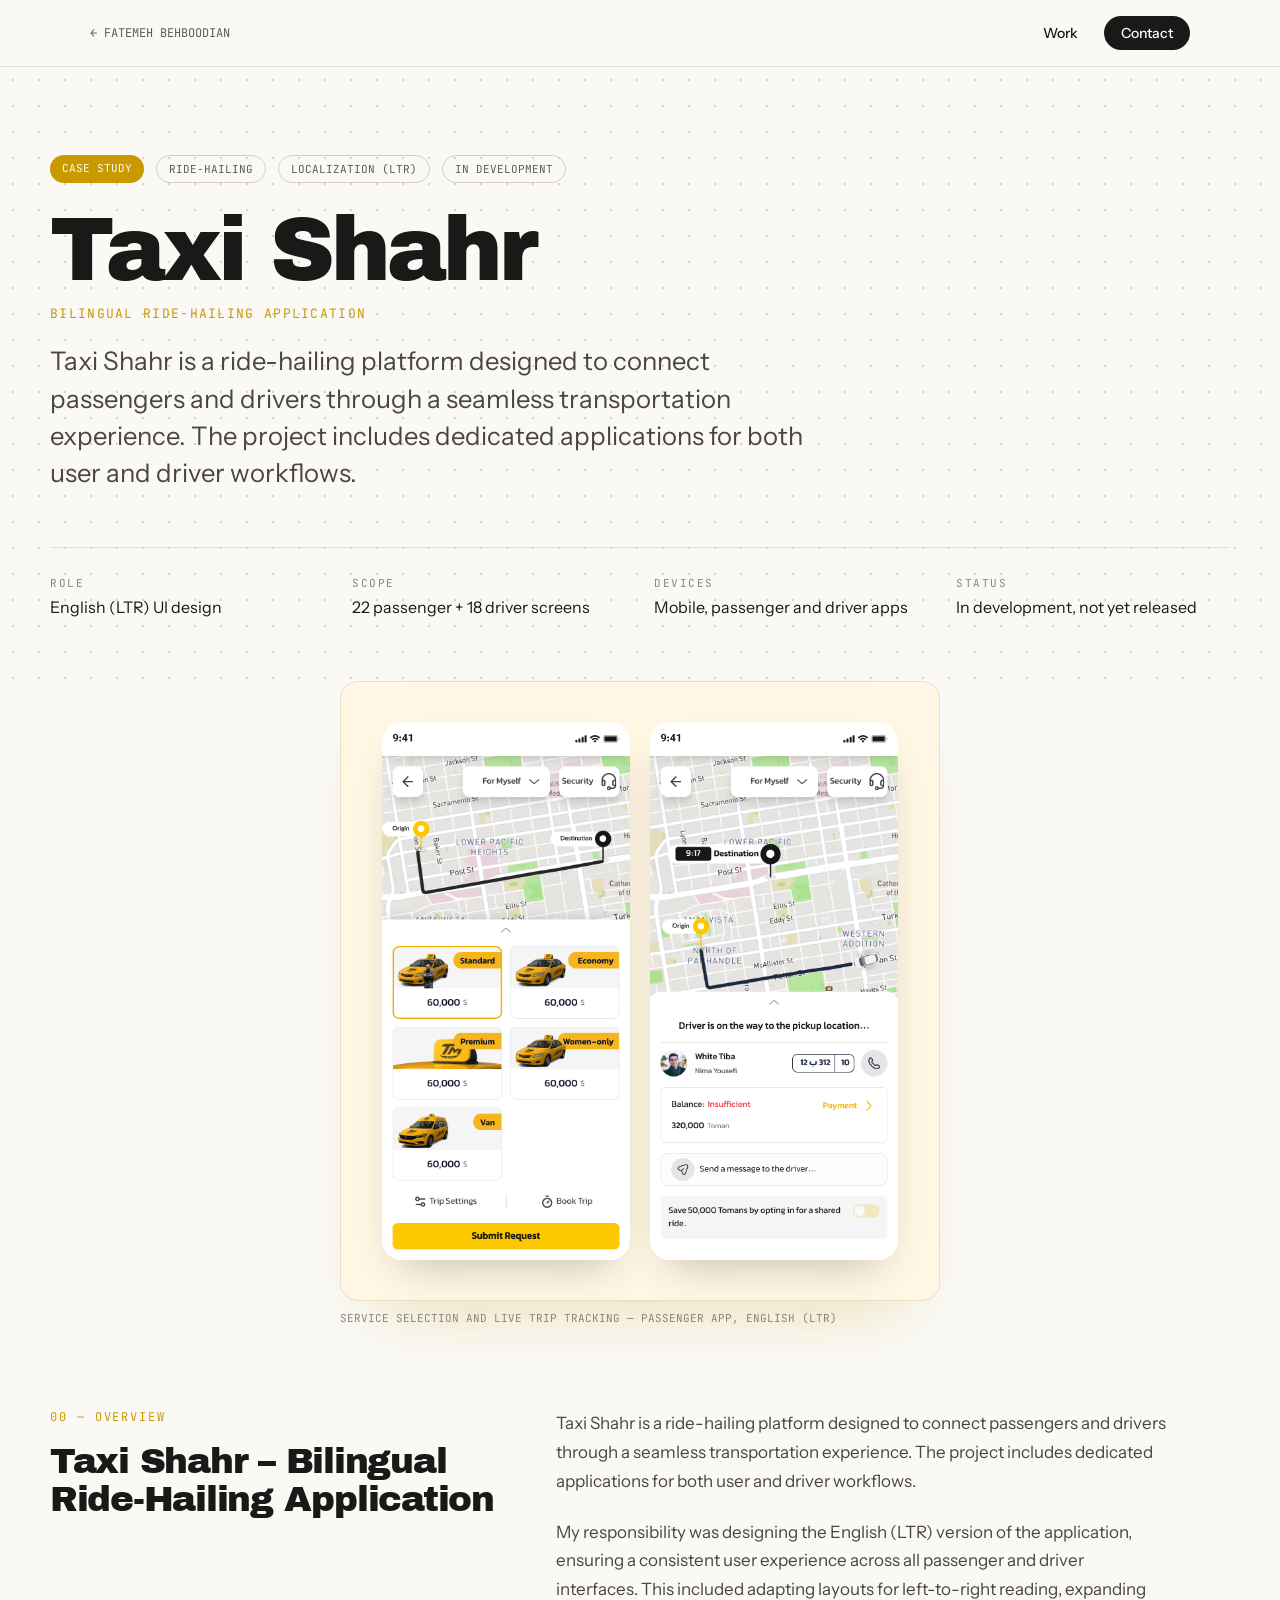
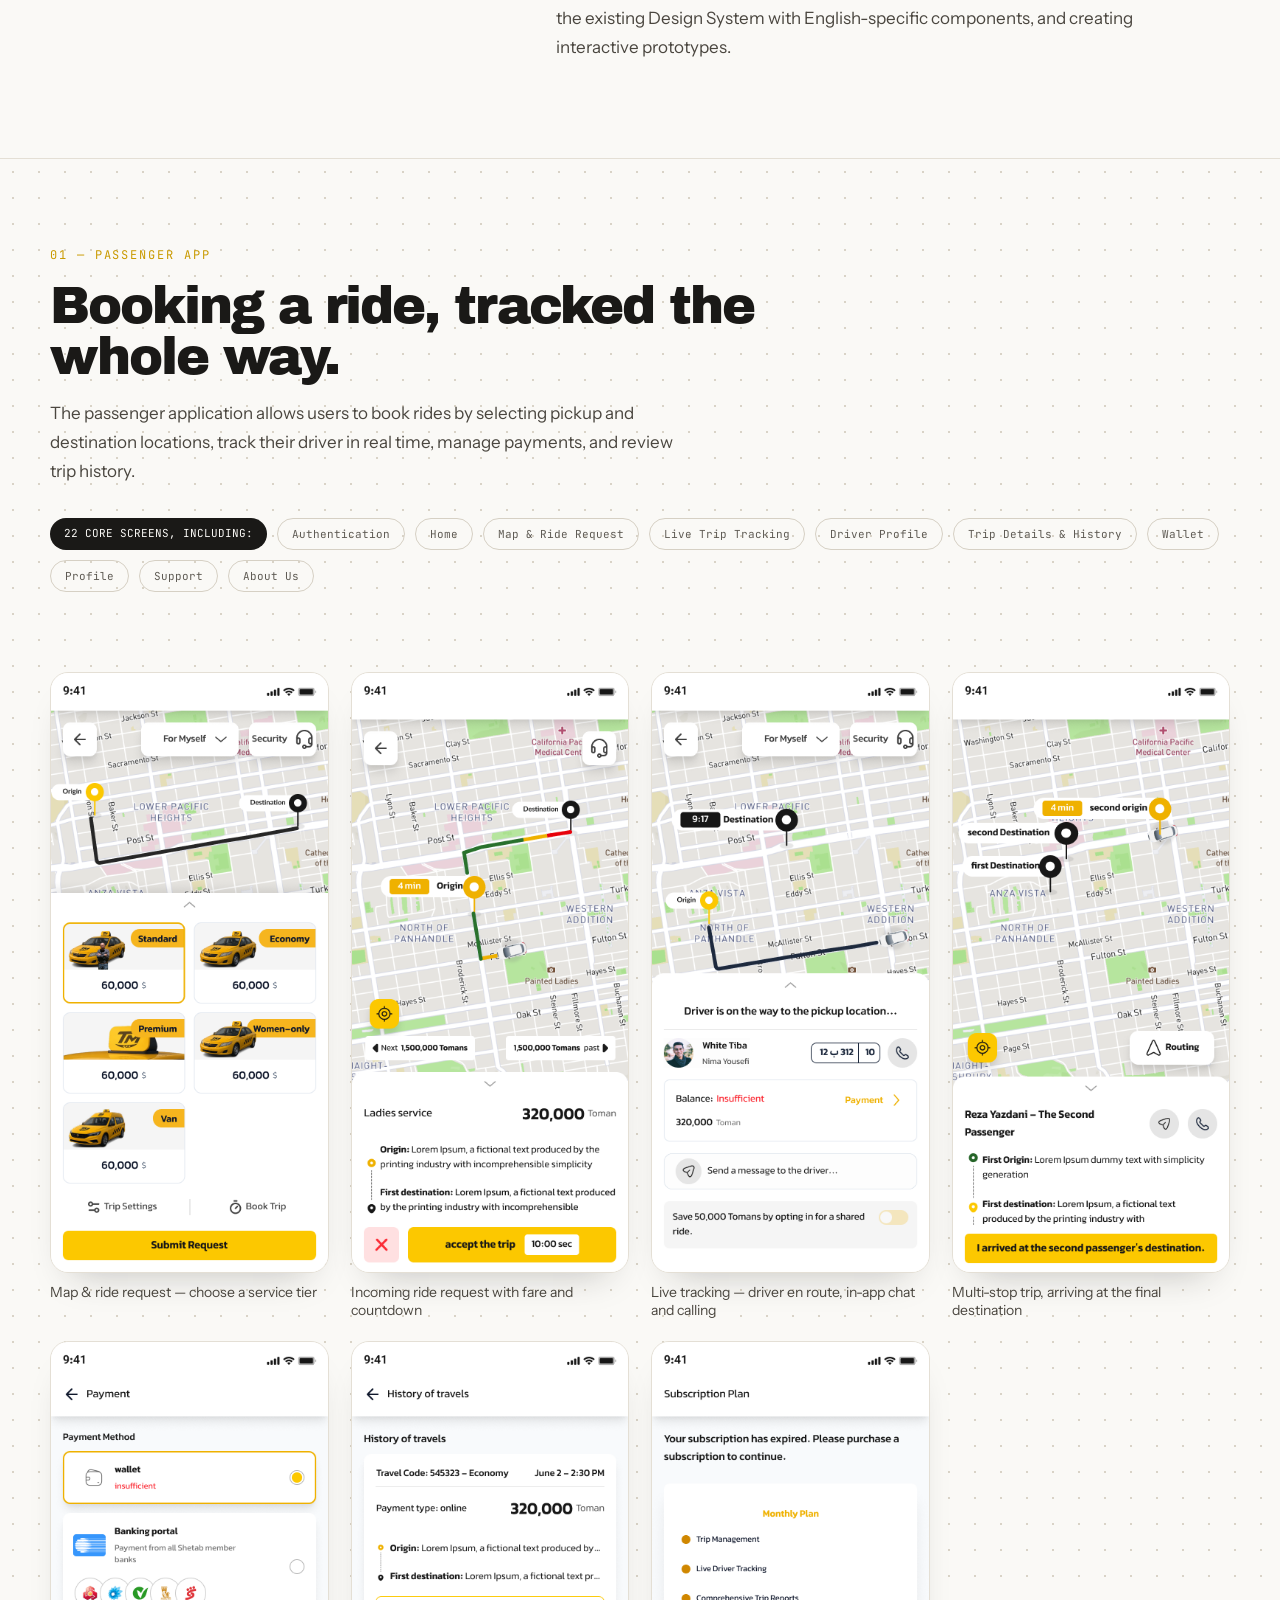
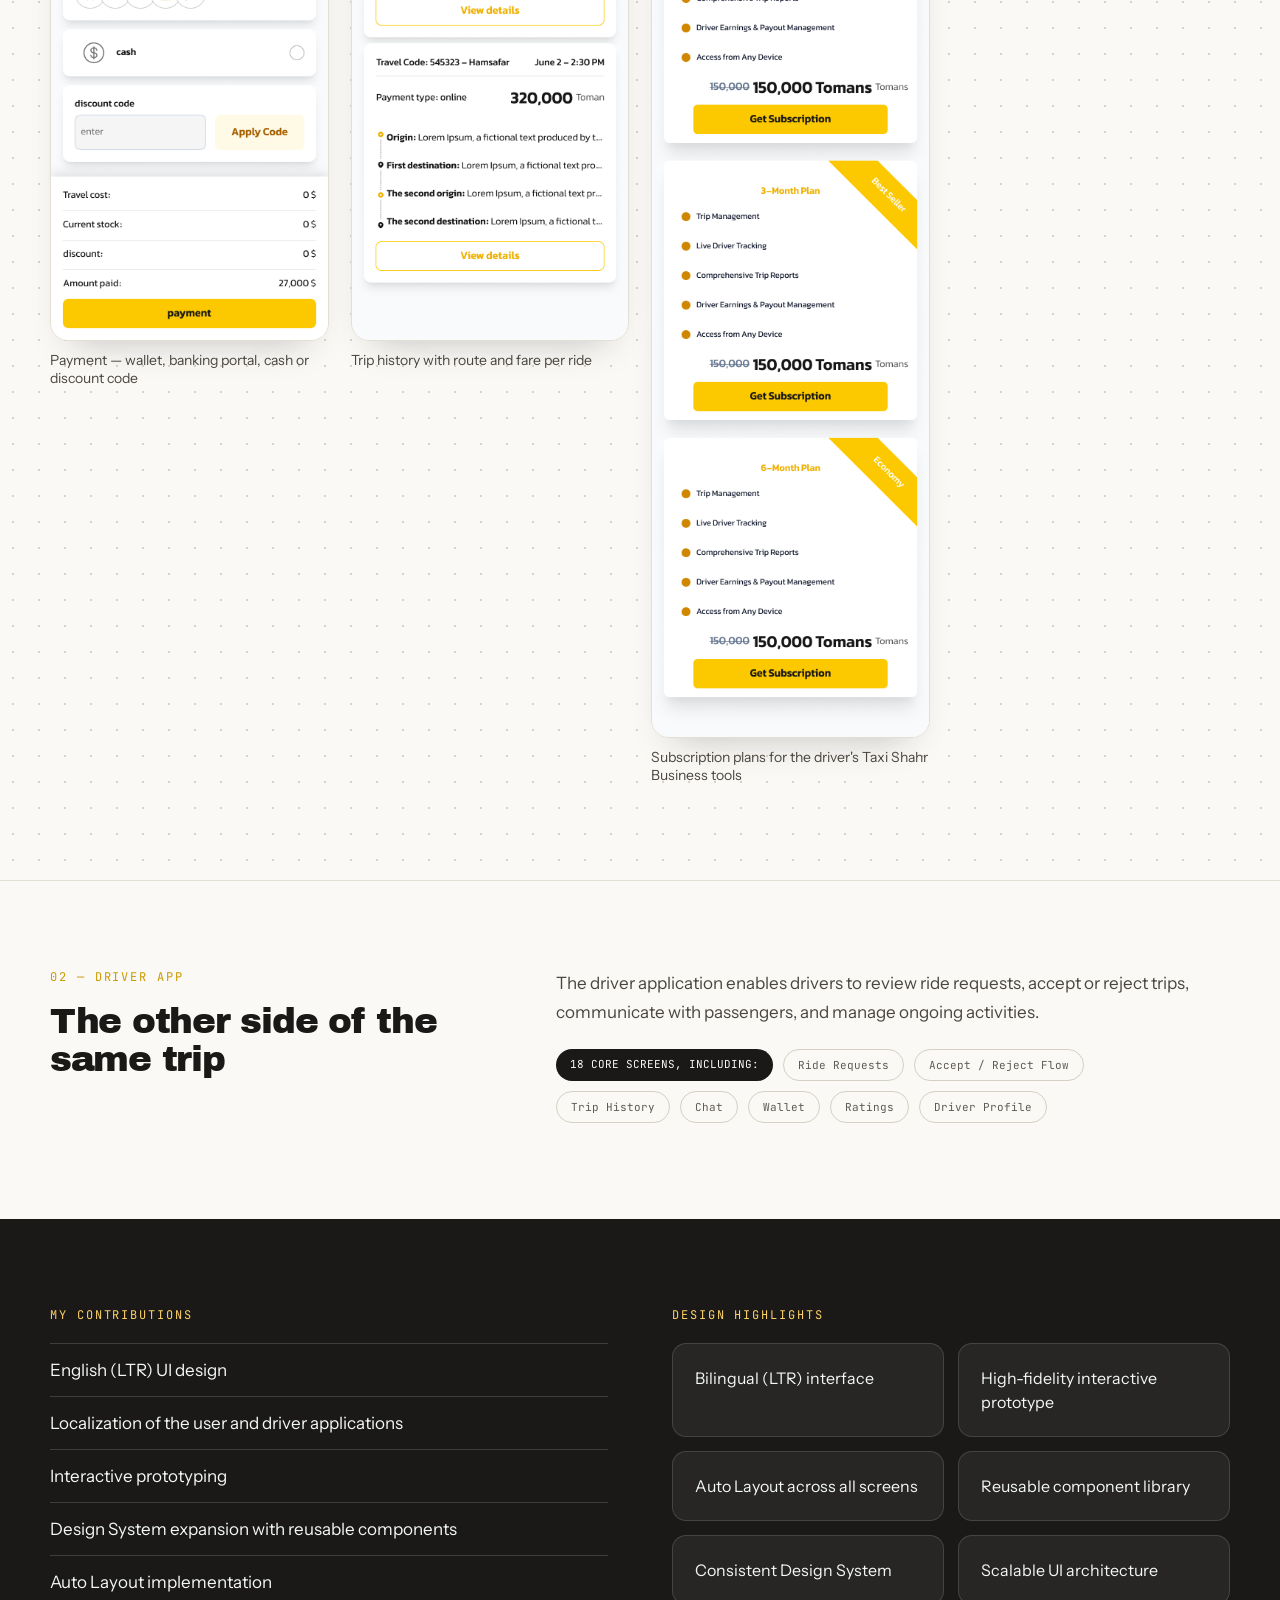
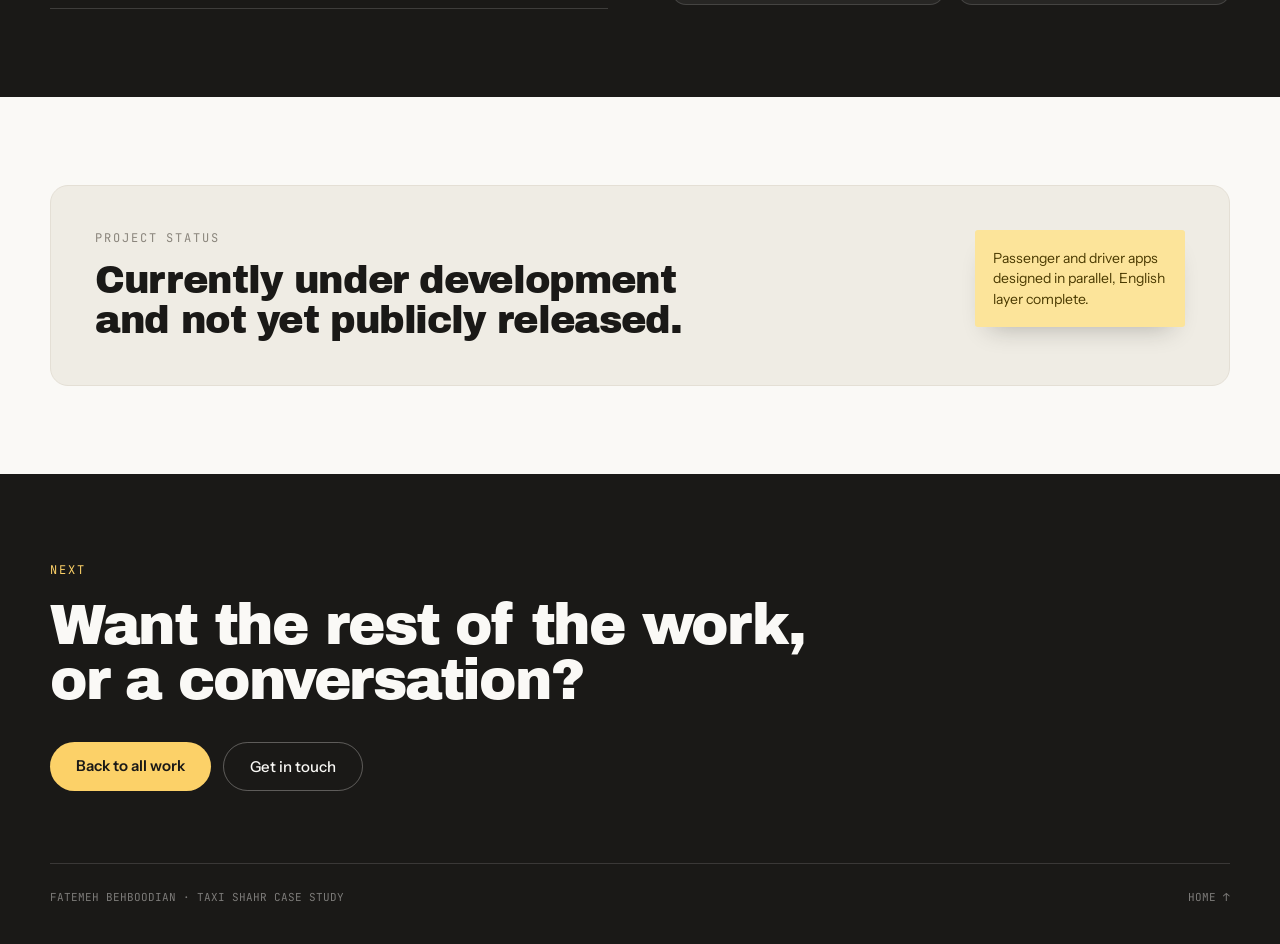
<file: taxi-shahr.html>
<!doctype html>
<html lang="en">
  <head>
    <meta charset="utf-8" />
    <meta name="viewport" content="width=device-width, initial-scale=1" />
    <title>
      Taxi Shahr — Bilingual Ride-Hailing Application · Fatemeh Behboodian
    </title>
    <meta
      name="description"
      content="English (LTR) UI for a ride-hailing platform's passenger and driver apps: booking, live tracking, payments and trip history."
    />
    <link rel="preconnect" href="https://fonts.googleapis.com" />
    <link rel="preconnect" href="https://fonts.gstatic.com" crossorigin />
    <link
      href="https://fonts.googleapis.com/css2?family=Archivo+Black&family=Instrument+Sans:wght@400;500;600&family=JetBrains+Mono:wght@400;500&display=swap"
      rel="stylesheet"
    />
    <link rel="stylesheet" href="css/site.css" />
    <link rel="icon" href="favicon.svg" type="image/svg+xml" />
    <link rel="icon" href="favicon.ico" sizes="any" />
    <link rel="apple-touch-icon" href="apple-touch-icon.png" />
    <style>
      :root {
        --hover: #c99a00;
        --selection: #fce49a;
      }
      @media (max-width: 640px) {
        .case-phones {
          height: auto !important;
          padding: 20px 14px !important;
          gap: 10px !important;
        }
        .case-phones img {
          height: auto !important;
          width: calc(50% - 5px) !important;
          max-height: none;
        }
      }
    </style>
  </head>
  <body>
    <div data-root="taxishahr" style="position: relative; overflow-x: clip">
      <div
        data-progress="1"
        style="
          position: fixed;
          top: 0;
          left: 0;
          height: 2px;
          width: 0%;
          background: #c99a00;
          z-index: 60;
        "
      ></div>

      <div
        style="
          position: sticky;
          top: 0;
          z-index: 50;
          backdrop-filter: blur(10px);
          background: rgba(250, 249, 246, 0.82);
          border-bottom: 1px solid #e4dfd5;
        "
      >
        <div
          style="
            max-width: 1180px;
            margin: 0 auto;
            padding: 0 40px;
            height: 66px;
            display: flex;
            align-items: center;
            justify-content: space-between;
          "
        >
          <a
            href="index.html"
            style="
              display: flex;
              align-items: center;
              gap: 11px;
              font-family: &quot;JetBrains Mono&quot;, monospace;
              font-size: 12px;
              color: #5f5b54;
            "
            >&larr; FATEMEH BEHBOODIAN</a
          >
          <div
            style="
              display: flex;
              align-items: center;
              gap: 26px;
              font-size: 14px;
              font-weight: 500;
            "
          >
            <a href="index.html#work">Work</a>
            <a
              href="index.html#contact"
              style="
                background: #1a1917;
                color: #faf9f6;
                padding: 8px 17px;
                border-radius: 999px;
              "
              >Contact</a
            >
          </div>
        </div>
      </div>

      <section
        data-screen-label="Case study title"
        style="
          padding: 88px 40px 64px;
          background-image: radial-gradient(#d9d3c7 1.15px, transparent 1.15px);
          background-size: 26px 26px;
        "
      >
        <div style="max-width: 1180px; margin: 0 auto">
          <div
            data-reveal="1"
            style="
              display: flex;
              gap: 12px;
              flex-wrap: wrap;
              margin-bottom: 26px;
              font-family: &quot;JetBrains Mono&quot;, monospace;
              font-size: 11px;
            "
          >
            <div
              style="
                padding: 6px 12px;
                border-radius: 999px;
                background: #c99a00;
                color: #faf9f6;
              "
            >
              CASE STUDY
            </div>
            <div
              style="
                padding: 6px 12px;
                border-radius: 999px;
                border: 1px solid #d6d0c4;
                color: #5f5b54;
              "
            >
              RIDE-HAILING
            </div>
            <div
              style="
                padding: 6px 12px;
                border-radius: 999px;
                border: 1px solid #d6d0c4;
                color: #5f5b54;
              "
            >
              LOCALIZATION (LTR)
            </div>
            <div
              style="
                padding: 6px 12px;
                border-radius: 999px;
                border: 1px solid #d6d0c4;
                color: #5f5b54;
              "
            >
              IN DEVELOPMENT
            </div>
          </div>
          <h1
            data-reveal="1"
            data-reveal-delay="80"
            style="
              margin: 0;
              font-family: &quot;Archivo Black&quot;, sans-serif;
              font-size: clamp(48px, 7vw, 110px);
              line-height: 0.92;
              font-weight: 400;
              letter-spacing: -0.045em;
            "
          >
            Taxi Shahr
          </h1>
          <div
            data-reveal="1"
            data-reveal-delay="110"
            style="
              margin-top: 14px;
              font-family: &quot;JetBrains Mono&quot;, monospace;
              font-size: 13px;
              letter-spacing: 0.1em;
              color: #c99a00;
            "
          >
            BILINGUAL RIDE-HAILING APPLICATION
          </div>
          <p
            data-reveal="1"
            data-reveal-delay="140"
            style="
              margin: 20px 0 0;
              font-size: clamp(19px, 2vw, 26px);
              line-height: 1.45;
              color: #4a463f;
              max-width: 760px;
              text-wrap: pretty;
            "
          >
            Taxi Shahr is a ride-hailing platform designed to connect passengers
            and drivers through a seamless transportation experience. The
            project includes dedicated applications for both user and driver
            workflows.
          </p>
          <div
            data-reveal="1"
            data-reveal-delay="220"
            style="
              display: grid;
              grid-template-columns: repeat(auto-fit, minmax(160px, 1fr));
              gap: 28px;
              margin-top: 56px;
              padding-top: 28px;
              border-top: 1px solid #e4dfd5;
            "
          >
            <div>
              <div
                style="
                  font-family: &quot;JetBrains Mono&quot;, monospace;
                  font-size: 11px;
                  letter-spacing: 0.14em;
                  color: #8a857c;
                  margin-bottom: 7px;
                "
              >
                ROLE
              </div>
              <div style="font-size: 16px">English (LTR) UI design</div>
            </div>
            <div>
              <div
                style="
                  font-family: &quot;JetBrains Mono&quot;, monospace;
                  font-size: 11px;
                  letter-spacing: 0.14em;
                  color: #8a857c;
                  margin-bottom: 7px;
                "
              >
                SCOPE
              </div>
              <div style="font-size: 16px">
                22 passenger + 18 driver screens
              </div>
            </div>
            <div>
              <div
                style="
                  font-family: &quot;JetBrains Mono&quot;, monospace;
                  font-size: 11px;
                  letter-spacing: 0.14em;
                  color: #8a857c;
                  margin-bottom: 7px;
                "
              >
                DEVICES
              </div>
              <div style="font-size: 16px">
                Mobile, passenger and driver apps
              </div>
            </div>
            <div>
              <div
                style="
                  font-family: &quot;JetBrains Mono&quot;, monospace;
                  font-size: 11px;
                  letter-spacing: 0.14em;
                  color: #8a857c;
                  margin-bottom: 7px;
                "
              >
                STATUS
              </div>
              <div style="font-size: 16px">
                In development, not yet released
              </div>
            </div>
          </div>
        </div>
      </section>

      <section style="padding: 0 40px 84px">
        <div
          class="case-phones"
          data-reveal="1"
          style="
            max-width: 600px;
            margin: 0 auto;
            height: 620px;
            border-radius: 18px;
            border: 1px solid #e9dfc4;
            background: #fff7e3;
            overflow: hidden;
            box-shadow: 0 40px 70px -40px rgba(201, 154, 0, 0.34);
            display: flex;
            align-items: center;
            justify-content: center;
            gap: 20px;
            padding: 40px;
          "
        >
          <img
            src="assets/taxishahr-select-service.png"
            alt="Select service"
            style="
              height: 100%;
              width: auto;
              border-radius: 20px;
              box-shadow: 0 20px 40px -20px rgba(26, 25, 23, 0.3);
              display: block;
            "
          />
          <img
            src="assets/taxishahr-tracking-live.png"
            alt="Live trip tracking"
            style="
              height: 100%;
              width: auto;
              border-radius: 20px;
              box-shadow: 0 20px 40px -20px rgba(26, 25, 23, 0.3);
              display: block;
            "
          />
        </div>
        <div
          style="
            max-width: 600px;
            margin: 10px auto 0;
            font-family: &quot;JetBrains Mono&quot;, monospace;
            font-size: 11px;
            color: #8a857c;
          "
        >
          SERVICE SELECTION AND LIVE TRIP TRACKING &mdash; PASSENGER APP,
          ENGLISH (LTR)
        </div>
      </section>

      <section data-screen-label="Overview" style="padding: 0 40px 96px">
        <div
          data-cols="1"
          style="
            max-width: 1180px;
            margin: 0 auto;
            display: grid;
            grid-template-columns: 0.8fr 1.2fr;
            gap: 56px;
            align-items: start;
          "
        >
          <div data-reveal="1">
            <div
              style="
                font-family: &quot;JetBrains Mono&quot;, monospace;
                font-size: 12px;
                letter-spacing: 0.16em;
                color: #c99a00;
                margin-bottom: 18px;
              "
            >
              00 &mdash; OVERVIEW
            </div>
            <h2
              style="
                margin: 0;
                font-family: &quot;Archivo Black&quot;, sans-serif;
                font-size: clamp(26px, 2.8vw, 38px);
                line-height: 1.06;
                font-weight: 400;
                letter-spacing: -0.035em;
              "
            >
              Taxi Shahr &ndash; Bilingual Ride-Hailing Application
            </h2>
          </div>
          <div
            data-reveal="1"
            data-reveal-delay="80"
            style="
              display: flex;
              flex-direction: column;
              gap: 22px;
              max-width: 640px;
            "
          >
            <p
              style="
                margin: 0;
                font-size: 17px;
                line-height: 1.7;
                color: #4a463f;
                text-wrap: pretty;
              "
            >
              Taxi Shahr is a ride-hailing platform designed to connect
              passengers and drivers through a seamless transportation
              experience. The project includes dedicated applications for both
              user and driver workflows.
            </p>
            <p
              style="
                margin: 0;
                font-size: 17px;
                line-height: 1.7;
                color: #4a463f;
                text-wrap: pretty;
              "
            >
              My responsibility was designing the English (LTR) version of the
              application, ensuring a consistent user experience across all
              passenger and driver interfaces. This included adapting layouts
              for left-to-right reading, expanding the existing Design System
              with English-specific components, and creating interactive
              prototypes.
            </p>
          </div>
        </div>
      </section>

      <section
        data-screen-label="Passenger app"
        style="
          padding: 88px 40px 0;
          background-image: radial-gradient(#d9d3c7 1.15px, transparent 1.15px);
          background-size: 26px 26px;
          border-top: 1px solid #e4dfd5;
        "
      >
        <div style="max-width: 1180px; margin: 0 auto">
          <div
            data-reveal="1"
            style="
              font-family: &quot;JetBrains Mono&quot;, monospace;
              font-size: 12px;
              letter-spacing: 0.16em;
              color: #c99a00;
              margin-bottom: 18px;
            "
          >
            01 &mdash; PASSENGER APP
          </div>
          <h2
            data-reveal="1"
            data-reveal-delay="60"
            style="
              margin: 0 0 16px;
              font-family: &quot;Archivo Black&quot;, sans-serif;
              font-size: clamp(32px, 4vw, 56px);
              line-height: 1;
              font-weight: 400;
              letter-spacing: -0.04em;
              max-width: 820px;
            "
          >
            Booking a ride, tracked the whole way.
          </h2>
          <p
            data-reveal="1"
            data-reveal-delay="100"
            style="
              margin: 0 0 32px;
              font-size: 17px;
              line-height: 1.7;
              color: #4a463f;
              max-width: 640px;
              text-wrap: pretty;
            "
          >
            The passenger application allows users to book rides by selecting
            pickup and destination locations, track their driver in real time,
            manage payments, and review trip history.
          </p>

          <div
            data-reveal="1"
            data-reveal-delay="140"
            style="
              display: flex;
              gap: 10px;
              flex-wrap: wrap;
              margin-bottom: 80px;
            "
          >
            <div
              style="
                font-family: &quot;JetBrains Mono&quot;, monospace;
                font-size: 11px;
                padding: 8px 14px;
                border-radius: 999px;
                background: #1a1917;
                color: #faf9f6;
              "
            >
              22 CORE SCREENS, INCLUDING:
            </div>
            <div
              style="
                font-family: &quot;JetBrains Mono&quot;, monospace;
                font-size: 11px;
                padding: 8px 14px;
                border-radius: 999px;
                border: 1px solid #d6d0c4;
                color: #5f5b54;
              "
            >
              Authentication
            </div>
            <div
              style="
                font-family: &quot;JetBrains Mono&quot;, monospace;
                font-size: 11px;
                padding: 8px 14px;
                border-radius: 999px;
                border: 1px solid #d6d0c4;
                color: #5f5b54;
              "
            >
              Home
            </div>
            <div
              style="
                font-family: &quot;JetBrains Mono&quot;, monospace;
                font-size: 11px;
                padding: 8px 14px;
                border-radius: 999px;
                border: 1px solid #d6d0c4;
                color: #5f5b54;
              "
            >
              Map &amp; Ride Request
            </div>
            <div
              style="
                font-family: &quot;JetBrains Mono&quot;, monospace;
                font-size: 11px;
                padding: 8px 14px;
                border-radius: 999px;
                border: 1px solid #d6d0c4;
                color: #5f5b54;
              "
            >
              Live Trip Tracking
            </div>
            <div
              style="
                font-family: &quot;JetBrains Mono&quot;, monospace;
                font-size: 11px;
                padding: 8px 14px;
                border-radius: 999px;
                border: 1px solid #d6d0c4;
                color: #5f5b54;
              "
            >
              Driver Profile
            </div>
            <div
              style="
                font-family: &quot;JetBrains Mono&quot;, monospace;
                font-size: 11px;
                padding: 8px 14px;
                border-radius: 999px;
                border: 1px solid #d6d0c4;
                color: #5f5b54;
              "
            >
              Trip Details &amp; History
            </div>
            <div
              style="
                font-family: &quot;JetBrains Mono&quot;, monospace;
                font-size: 11px;
                padding: 8px 14px;
                border-radius: 999px;
                border: 1px solid #d6d0c4;
                color: #5f5b54;
              "
            >
              Wallet
            </div>
            <div
              style="
                font-family: &quot;JetBrains Mono&quot;, monospace;
                font-size: 11px;
                padding: 8px 14px;
                border-radius: 999px;
                border: 1px solid #d6d0c4;
                color: #5f5b54;
              "
            >
              Profile
            </div>
            <div
              style="
                font-family: &quot;JetBrains Mono&quot;, monospace;
                font-size: 11px;
                padding: 8px 14px;
                border-radius: 999px;
                border: 1px solid #d6d0c4;
                color: #5f5b54;
              "
            >
              Support
            </div>
            <div
              style="
                font-family: &quot;JetBrains Mono&quot;, monospace;
                font-size: 11px;
                padding: 8px 14px;
                border-radius: 999px;
                border: 1px solid #d6d0c4;
                color: #5f5b54;
              "
            >
              About Us
            </div>
          </div>

          <div
            data-reveal="1"
            style="
              display: grid;
              grid-template-columns: repeat(auto-fit, minmax(220px, 1fr));
              gap: 22px;
              padding-bottom: 96px;
            "
          >
            <figure style="margin: 0">
              <div
                style="
                  border-radius: 18px;
                  overflow: hidden;
                  border: 1px solid #e4dfd5;
                  box-shadow: 0 20px 36px -22px rgba(26, 25, 23, 0.28);
                "
              >
                <img
                  src="assets/taxishahr-select-service.png"
                  alt="Select service"
                  style="width: 100%; display: block"
                />
              </div>
              <figcaption
                style="margin-top: 10px; font-size: 14px; color: #4a463f"
              >
                Map &amp; ride request &mdash; choose a service tier
              </figcaption>
            </figure>
            <figure style="margin: 0">
              <div
                style="
                  border-radius: 18px;
                  overflow: hidden;
                  border: 1px solid #e4dfd5;
                  box-shadow: 0 20px 36px -22px rgba(26, 25, 23, 0.28);
                "
              >
                <img
                  src="assets/taxishahr-request-accept.png"
                  alt="Ride request, driver side"
                  style="width: 100%; display: block"
                />
              </div>
              <figcaption
                style="margin-top: 10px; font-size: 14px; color: #4a463f"
              >
                Incoming ride request with fare and countdown
              </figcaption>
            </figure>
            <figure style="margin: 0">
              <div
                style="
                  border-radius: 18px;
                  overflow: hidden;
                  border: 1px solid #e4dfd5;
                  box-shadow: 0 20px 36px -22px rgba(26, 25, 23, 0.28);
                "
              >
                <img
                  src="assets/taxishahr-tracking-live.png"
                  alt="Live trip tracking"
                  style="width: 100%; display: block"
                />
              </div>
              <figcaption
                style="margin-top: 10px; font-size: 14px; color: #4a463f"
              >
                Live tracking &mdash; driver en route, in-app chat and calling
              </figcaption>
            </figure>
            <figure style="margin: 0">
              <div
                style="
                  border-radius: 18px;
                  overflow: hidden;
                  border: 1px solid #e4dfd5;
                  box-shadow: 0 20px 36px -22px rgba(26, 25, 23, 0.28);
                "
              >
                <img
                  src="assets/taxishahr-tracking-destination.png"
                  alt="Arriving at destination"
                  style="width: 100%; display: block"
                />
              </div>
              <figcaption
                style="margin-top: 10px; font-size: 14px; color: #4a463f"
              >
                Multi-stop trip, arriving at the final destination
              </figcaption>
            </figure>
            <figure style="margin: 0">
              <div
                style="
                  border-radius: 18px;
                  overflow: hidden;
                  border: 1px solid #e4dfd5;
                  box-shadow: 0 20px 36px -22px rgba(26, 25, 23, 0.28);
                "
              >
                <img
                  src="assets/taxishahr-payment.png"
                  alt="Payment"
                  style="width: 100%; display: block"
                />
              </div>
              <figcaption
                style="margin-top: 10px; font-size: 14px; color: #4a463f"
              >
                Payment &mdash; wallet, banking portal, cash or discount code
              </figcaption>
            </figure>
            <figure style="margin: 0">
              <div
                style="
                  border-radius: 18px;
                  overflow: hidden;
                  border: 1px solid #e4dfd5;
                  box-shadow: 0 20px 36px -22px rgba(26, 25, 23, 0.28);
                "
              >
                <img
                  src="assets/taxishahr-history.png"
                  alt="Trip history"
                  style="width: 100%; display: block"
                />
              </div>
              <figcaption
                style="margin-top: 10px; font-size: 14px; color: #4a463f"
              >
                Trip history with route and fare per ride
              </figcaption>
            </figure>
            <figure style="margin: 0">
              <div
                style="
                  border-radius: 18px;
                  overflow: hidden;
                  border: 1px solid #e4dfd5;
                  box-shadow: 0 20px 36px -22px rgba(26, 25, 23, 0.28);
                "
              >
                <img
                  src="assets/taxishahr-subscription.png"
                  alt="Subscription plan"
                  style="width: 100%; display: block"
                />
              </div>
              <figcaption
                style="margin-top: 10px; font-size: 14px; color: #4a463f"
              >
                Subscription plans for the driver's Taxi Shahr Business tools
              </figcaption>
            </figure>
          </div>
        </div>
      </section>

      <section
        data-screen-label="Driver app"
        style="padding: 88px 40px 96px; border-top: 1px solid #e4dfd5"
      >
        <div
          data-cols="1"
          style="
            max-width: 1180px;
            margin: 0 auto;
            display: grid;
            grid-template-columns: 0.8fr 1.2fr;
            gap: 56px;
            align-items: start;
          "
        >
          <div data-reveal="1">
            <div
              style="
                font-family: &quot;JetBrains Mono&quot;, monospace;
                font-size: 12px;
                letter-spacing: 0.16em;
                color: #c99a00;
                margin-bottom: 18px;
              "
            >
              02 &mdash; DRIVER APP
            </div>
            <h2
              style="
                margin: 0;
                font-family: &quot;Archivo Black&quot;, sans-serif;
                font-size: clamp(26px, 2.8vw, 38px);
                line-height: 1.06;
                font-weight: 400;
                letter-spacing: -0.035em;
              "
            >
              The other side of the same trip
            </h2>
          </div>
          <div
            data-reveal="1"
            data-reveal-delay="80"
            style="
              display: flex;
              flex-direction: column;
              gap: 22px;
              max-width: 640px;
            "
          >
            <p
              style="
                margin: 0;
                font-size: 17px;
                line-height: 1.7;
                color: #4a463f;
                text-wrap: pretty;
              "
            >
              The driver application enables drivers to review ride requests,
              accept or reject trips, communicate with passengers, and manage
              ongoing activities.
            </p>
            <div style="display: flex; gap: 10px; flex-wrap: wrap">
              <div
                style="
                  font-family: &quot;JetBrains Mono&quot;, monospace;
                  font-size: 11px;
                  padding: 8px 14px;
                  border-radius: 999px;
                  background: #1a1917;
                  color: #faf9f6;
                "
              >
                18 CORE SCREENS, INCLUDING:
              </div>
              <div
                style="
                  font-family: &quot;JetBrains Mono&quot;, monospace;
                  font-size: 11px;
                  padding: 8px 14px;
                  border-radius: 999px;
                  border: 1px solid #d6d0c4;
                  color: #5f5b54;
                "
              >
                Ride Requests
              </div>
              <div
                style="
                  font-family: &quot;JetBrains Mono&quot;, monospace;
                  font-size: 11px;
                  padding: 8px 14px;
                  border-radius: 999px;
                  border: 1px solid #d6d0c4;
                  color: #5f5b54;
                "
              >
                Accept / Reject Flow
              </div>
              <div
                style="
                  font-family: &quot;JetBrains Mono&quot;, monospace;
                  font-size: 11px;
                  padding: 8px 14px;
                  border-radius: 999px;
                  border: 1px solid #d6d0c4;
                  color: #5f5b54;
                "
              >
                Trip History
              </div>
              <div
                style="
                  font-family: &quot;JetBrains Mono&quot;, monospace;
                  font-size: 11px;
                  padding: 8px 14px;
                  border-radius: 999px;
                  border: 1px solid #d6d0c4;
                  color: #5f5b54;
                "
              >
                Chat
              </div>
              <div
                style="
                  font-family: &quot;JetBrains Mono&quot;, monospace;
                  font-size: 11px;
                  padding: 8px 14px;
                  border-radius: 999px;
                  border: 1px solid #d6d0c4;
                  color: #5f5b54;
                "
              >
                Wallet
              </div>
              <div
                style="
                  font-family: &quot;JetBrains Mono&quot;, monospace;
                  font-size: 11px;
                  padding: 8px 14px;
                  border-radius: 999px;
                  border: 1px solid #d6d0c4;
                  color: #5f5b54;
                "
              >
                Ratings
              </div>
              <div
                style="
                  font-family: &quot;JetBrains Mono&quot;, monospace;
                  font-size: 11px;
                  padding: 8px 14px;
                  border-radius: 999px;
                  border: 1px solid #d6d0c4;
                  color: #5f5b54;
                "
              >
                Driver Profile
              </div>
            </div>
          </div>
        </div>
      </section>

      <section
        data-screen-label="Responsibilities"
        style="padding: 88px 40px; background: #1a1917; color: #f4f8f5"
      >
        <div
          data-cols="1"
          style="
            max-width: 1180px;
            margin: 0 auto;
            display: grid;
            grid-template-columns: 1fr 1fr;
            gap: 64px;
            align-items: start;
          "
        >
          <div data-reveal="1">
            <div
              style="
                font-family: &quot;JetBrains Mono&quot;, monospace;
                font-size: 12px;
                letter-spacing: 0.16em;
                color: #fcd168;
                margin-bottom: 20px;
              "
            >
              MY CONTRIBUTIONS
            </div>
            <div style="display: flex; flex-direction: column">
              <div
                style="
                  padding: 16px 0;
                  border-top: 1px solid rgba(244, 248, 245, 0.16);
                  font-size: 17px;
                "
              >
                English (LTR) UI design
              </div>
              <div
                style="
                  padding: 16px 0;
                  border-top: 1px solid rgba(244, 248, 245, 0.16);
                  font-size: 17px;
                "
              >
                Localization of the user and driver applications
              </div>
              <div
                style="
                  padding: 16px 0;
                  border-top: 1px solid rgba(244, 248, 245, 0.16);
                  font-size: 17px;
                "
              >
                Interactive prototyping
              </div>
              <div
                style="
                  padding: 16px 0;
                  border-top: 1px solid rgba(244, 248, 245, 0.16);
                  font-size: 17px;
                "
              >
                Design System expansion with reusable components
              </div>
              <div
                style="
                  padding: 16px 0;
                  border-top: 1px solid rgba(244, 248, 245, 0.16);
                  border-bottom: 1px solid rgba(244, 248, 245, 0.16);
                  font-size: 17px;
                "
              >
                Auto Layout implementation
              </div>
            </div>
          </div>
          <div data-reveal="1" data-reveal-delay="100">
            <div
              style="
                font-family: &quot;JetBrains Mono&quot;, monospace;
                font-size: 12px;
                letter-spacing: 0.16em;
                color: #fcd168;
                margin-bottom: 20px;
              "
            >
              DESIGN HIGHLIGHTS
            </div>
            <div
              style="
                display: grid;
                grid-template-columns: repeat(auto-fit, minmax(220px, 1fr));
                gap: 14px;
              "
            >
              <div
                style="
                  padding: 22px;
                  border-radius: 14px;
                  background: rgba(244, 248, 245, 0.06);
                  border: 1px solid rgba(244, 248, 245, 0.14);
                  font-size: 16px;
                  line-height: 1.5;
                "
              >
                Bilingual (LTR) interface
              </div>
              <div
                style="
                  padding: 22px;
                  border-radius: 14px;
                  background: rgba(244, 248, 245, 0.06);
                  border: 1px solid rgba(244, 248, 245, 0.14);
                  font-size: 16px;
                  line-height: 1.5;
                "
              >
                High-fidelity interactive prototype
              </div>
              <div
                style="
                  padding: 22px;
                  border-radius: 14px;
                  background: rgba(244, 248, 245, 0.06);
                  border: 1px solid rgba(244, 248, 245, 0.14);
                  font-size: 16px;
                  line-height: 1.5;
                "
              >
                Auto Layout across all screens
              </div>
              <div
                style="
                  padding: 22px;
                  border-radius: 14px;
                  background: rgba(244, 248, 245, 0.06);
                  border: 1px solid rgba(244, 248, 245, 0.14);
                  font-size: 16px;
                  line-height: 1.5;
                "
              >
                Reusable component library
              </div>
              <div
                style="
                  padding: 22px;
                  border-radius: 14px;
                  background: rgba(244, 248, 245, 0.06);
                  border: 1px solid rgba(244, 248, 245, 0.14);
                  font-size: 16px;
                  line-height: 1.5;
                "
              >
                Consistent Design System
              </div>
              <div
                style="
                  padding: 22px;
                  border-radius: 14px;
                  background: rgba(244, 248, 245, 0.06);
                  border: 1px solid rgba(244, 248, 245, 0.14);
                  font-size: 16px;
                  line-height: 1.5;
                "
              >
                Scalable UI architecture
              </div>
            </div>
          </div>
        </div>
      </section>

      <section data-screen-label="Status" style="padding: 88px 40px">
        <div
          data-reveal="1"
          style="
            max-width: 1180px;
            margin: 0 auto;
            border-radius: 18px;
            border: 1px solid #e4dfd5;
            background: #efece4;
            padding: 44px;
            display: flex;
            justify-content: space-between;
            gap: 32px;
            flex-wrap: wrap;
            align-items: flex-start;
          "
        >
          <div style="max-width: 620px">
            <div
              style="
                font-family: &quot;JetBrains Mono&quot;, monospace;
                font-size: 12px;
                letter-spacing: 0.16em;
                color: #8a857c;
                margin-bottom: 14px;
              "
            >
              PROJECT STATUS
            </div>
            <h2
              style="
                margin: 0;
                font-family: &quot;Archivo Black&quot;, sans-serif;
                font-size: clamp(26px, 3vw, 40px);
                line-height: 1.05;
                font-weight: 400;
                letter-spacing: -0.035em;
              "
            >
              Currently under development and not yet publicly released.
            </h2>
          </div>
          <div
            style="
              width: 210px;
              padding: 18px;
              background: #fce49a;
              border-radius: 3px;
              box-shadow: 0 14px 26px -14px rgba(26, 25, 23, 0.3);
              animation: bobA 7.5s ease-in-out infinite;
            "
          >
            <div style="font-size: 14px; line-height: 1.45; color: #4a3a00">
              Passenger and driver apps designed in parallel, English layer
              complete.
            </div>
          </div>
        </div>
      </section>

      <section
        data-screen-label="Next"
        style="padding: 88px 40px 40px; background: #1a1917; color: #faf9f6"
      >
        <div style="max-width: 1180px; margin: 0 auto">
          <div
            data-reveal="1"
            style="
              font-family: &quot;JetBrains Mono&quot;, monospace;
              font-size: 12px;
              letter-spacing: 0.16em;
              color: #fcd168;
              margin-bottom: 20px;
            "
          >
            NEXT
          </div>
          <h2
            data-reveal="1"
            data-reveal-delay="60"
            style="
              margin: 0;
              font-family: &quot;Archivo Black&quot;, sans-serif;
              font-size: clamp(34px, 4.4vw, 62px);
              line-height: 0.98;
              font-weight: 400;
              letter-spacing: -0.04em;
              max-width: 780px;
            "
          >
            Want the rest of the work, or a conversation?
          </h2>
          <div
            data-reveal="1"
            data-reveal-delay="140"
            style="display: flex; gap: 12px; flex-wrap: wrap; margin-top: 34px"
          >
            <a
              href="index.html#work"
              style="
                background: #fcd168;
                color: #1a1917;
                padding: 14px 26px;
                border-radius: 999px;
                font-size: 15px;
                font-weight: 600;
              "
              >Back to all work</a
            >
            <a
              href="index.html#contact"
              style="
                border: 1.5px solid rgba(250, 249, 246, 0.3);
                color: #faf9f6;
                padding: 14px 26px;
                border-radius: 999px;
                font-size: 15px;
                font-weight: 500;
              "
              >Get in touch</a
            >
          </div>
          <div
            style="
              margin-top: 72px;
              padding-top: 26px;
              border-top: 1px solid rgba(250, 249, 246, 0.14);
              display: flex;
              justify-content: space-between;
              gap: 20px;
              flex-wrap: wrap;
              font-family: &quot;JetBrains Mono&quot;, monospace;
              font-size: 11px;
              color: rgba(250, 249, 246, 0.44);
            "
          >
            <div>FATEMEH BEHBOODIAN &middot; TAXI SHAHR CASE STUDY</div>
            <a href="index.html" style="color: rgba(250, 249, 246, 0.44)"
              >HOME &uarr;</a
            >
          </div>
        </div>
      </section>
    </div>

    <script src="js/site.js"></script>
  </body>
</html>
</file>
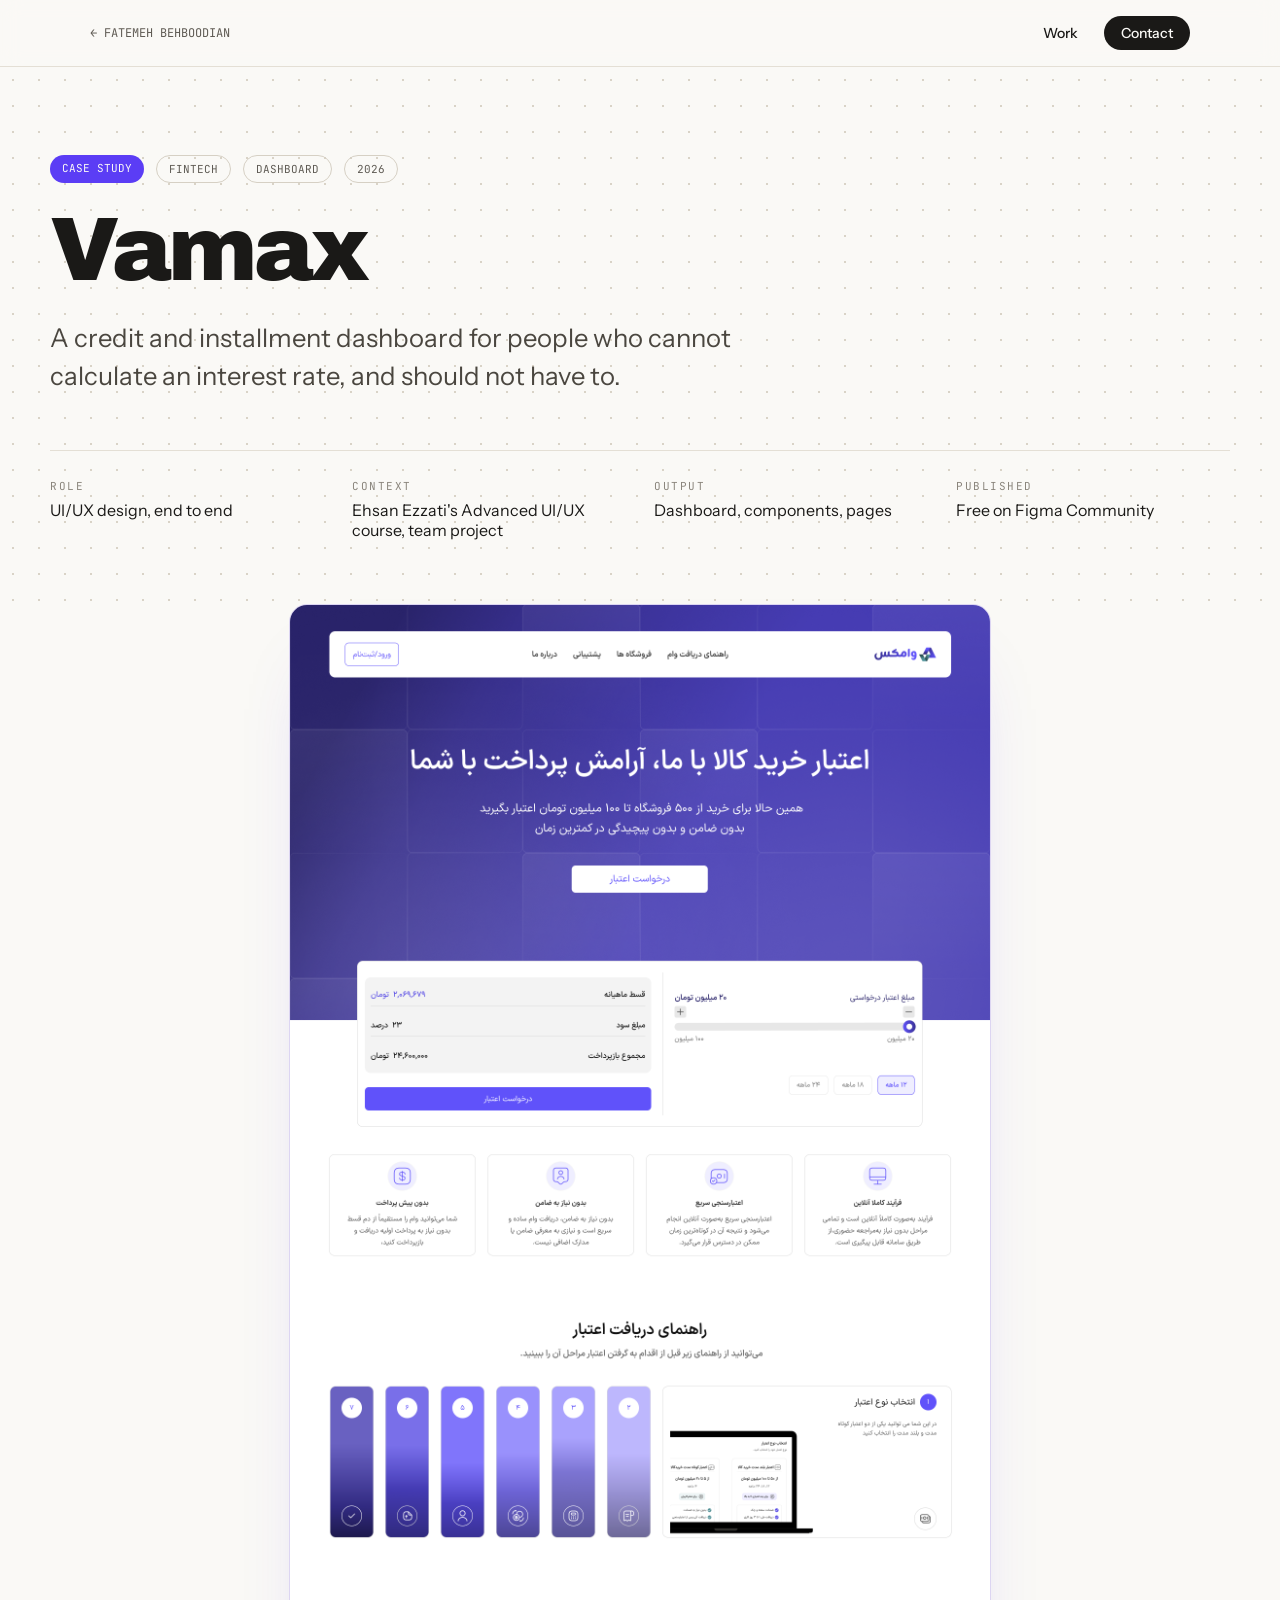
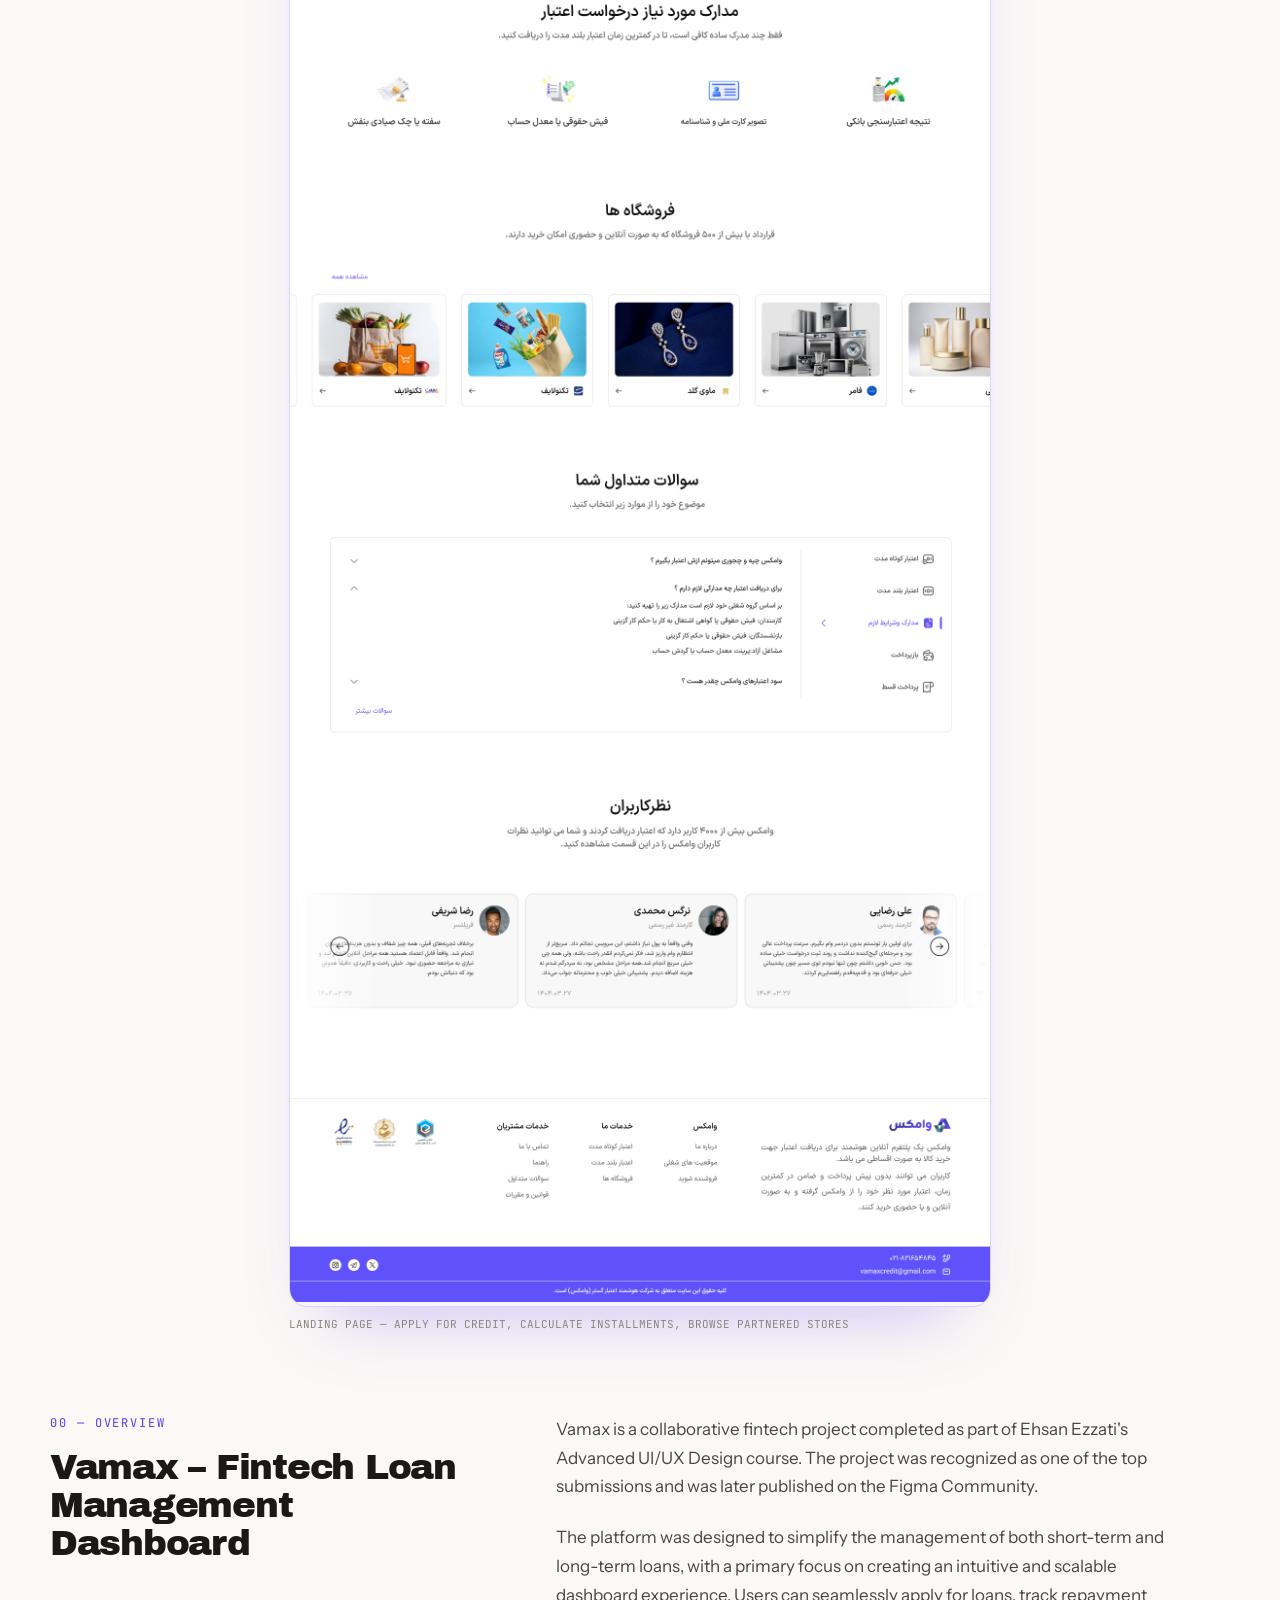
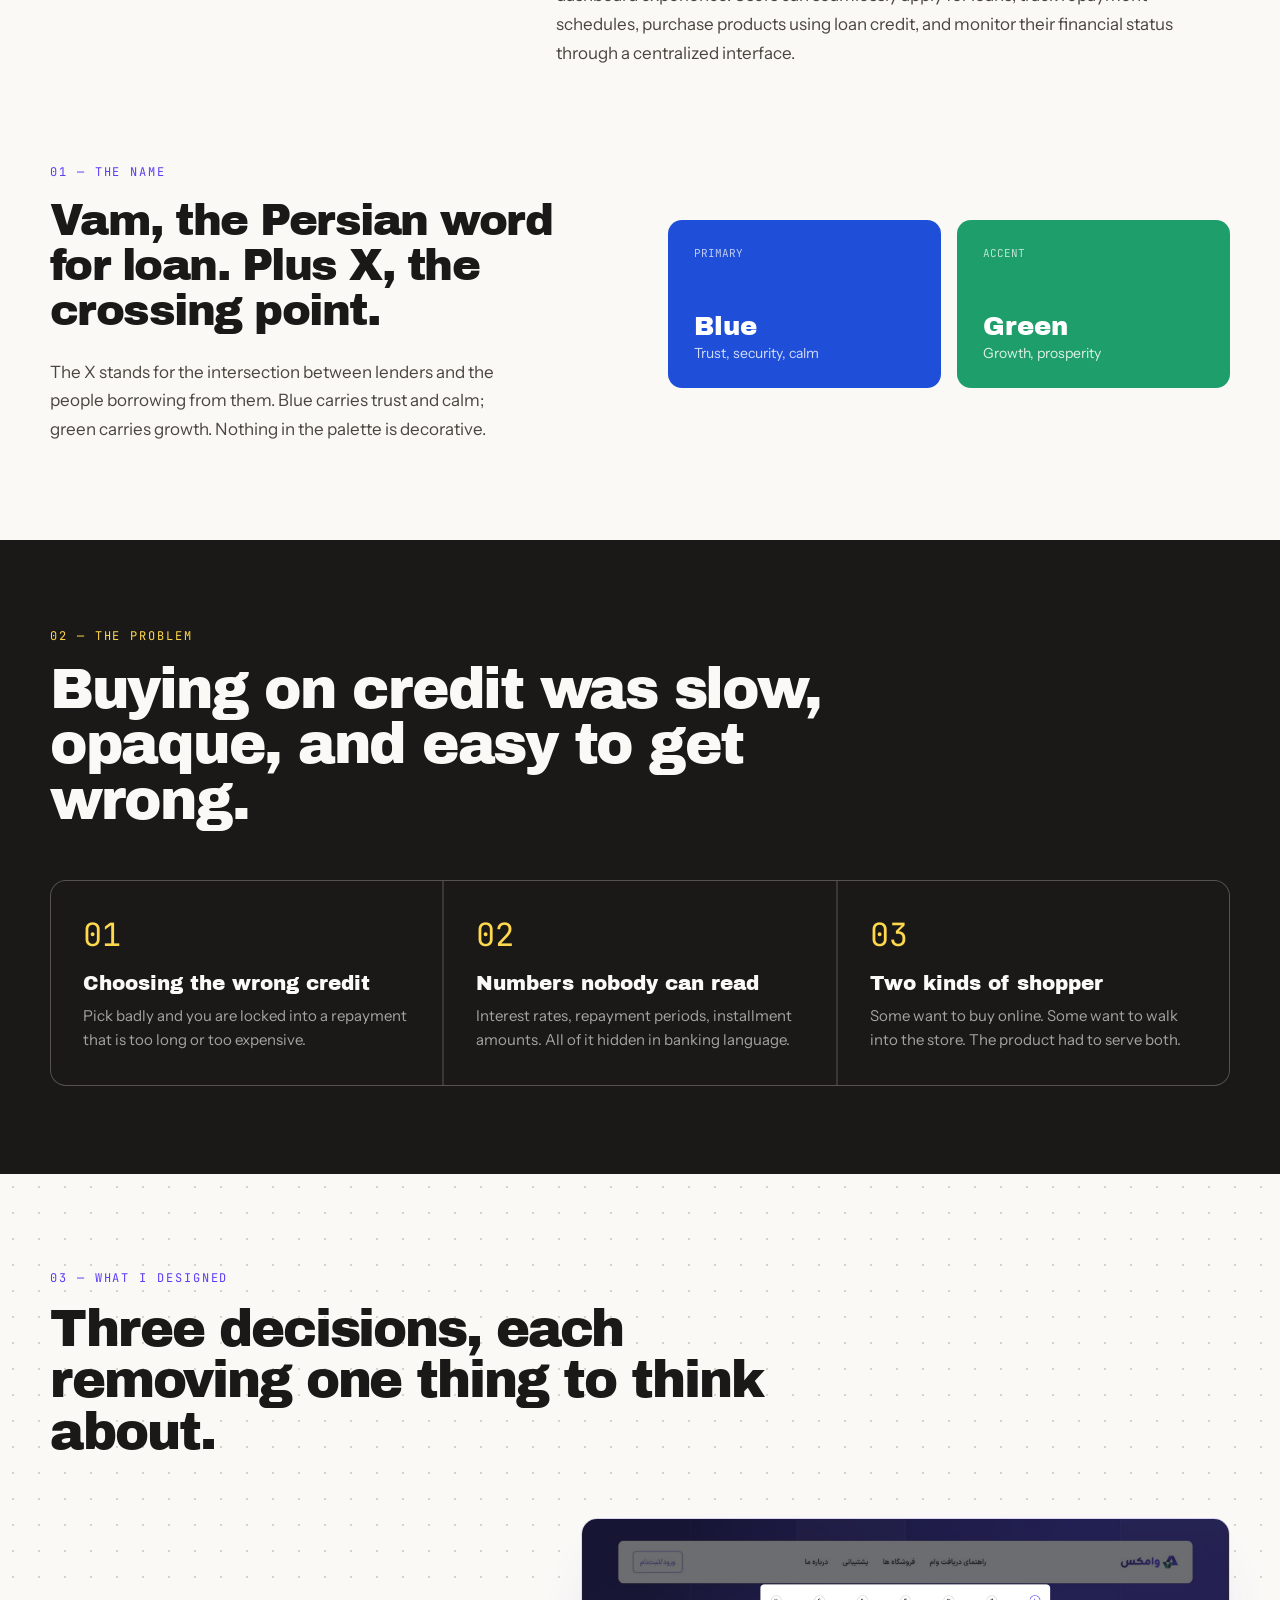
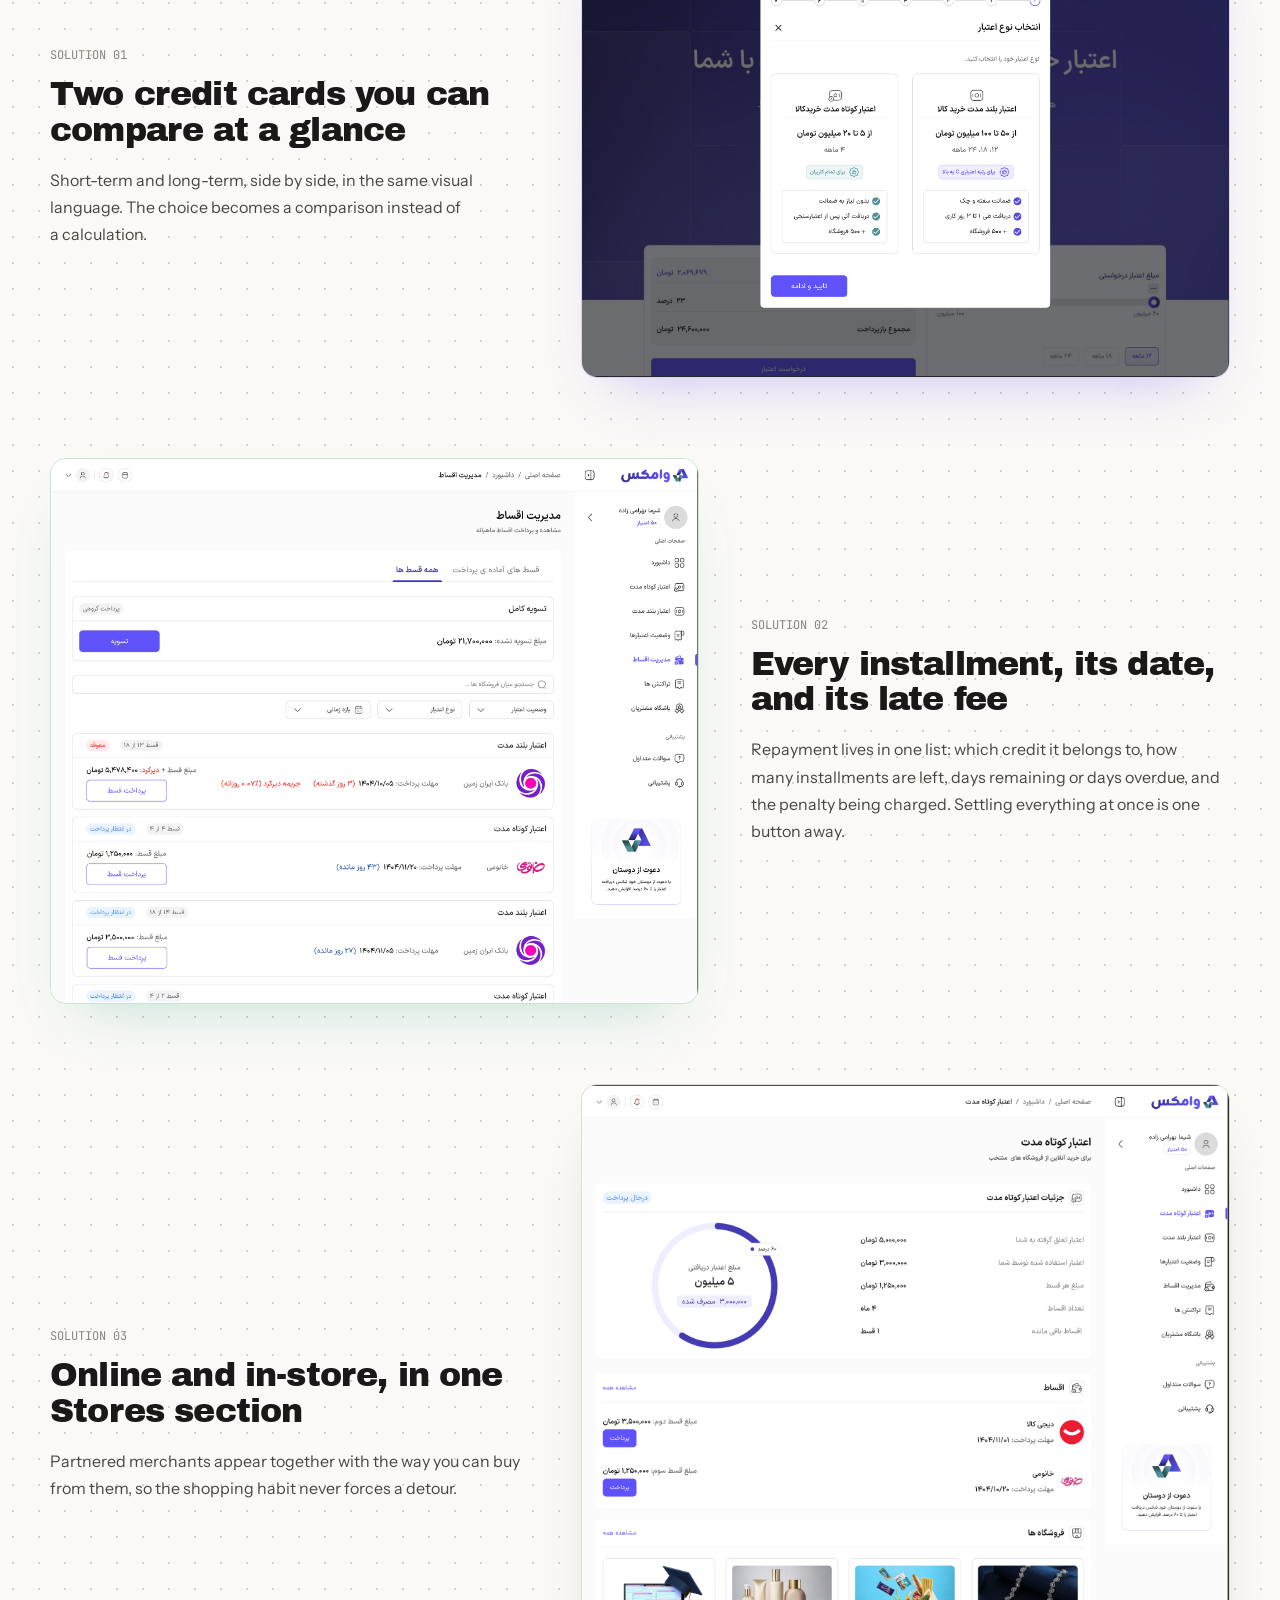
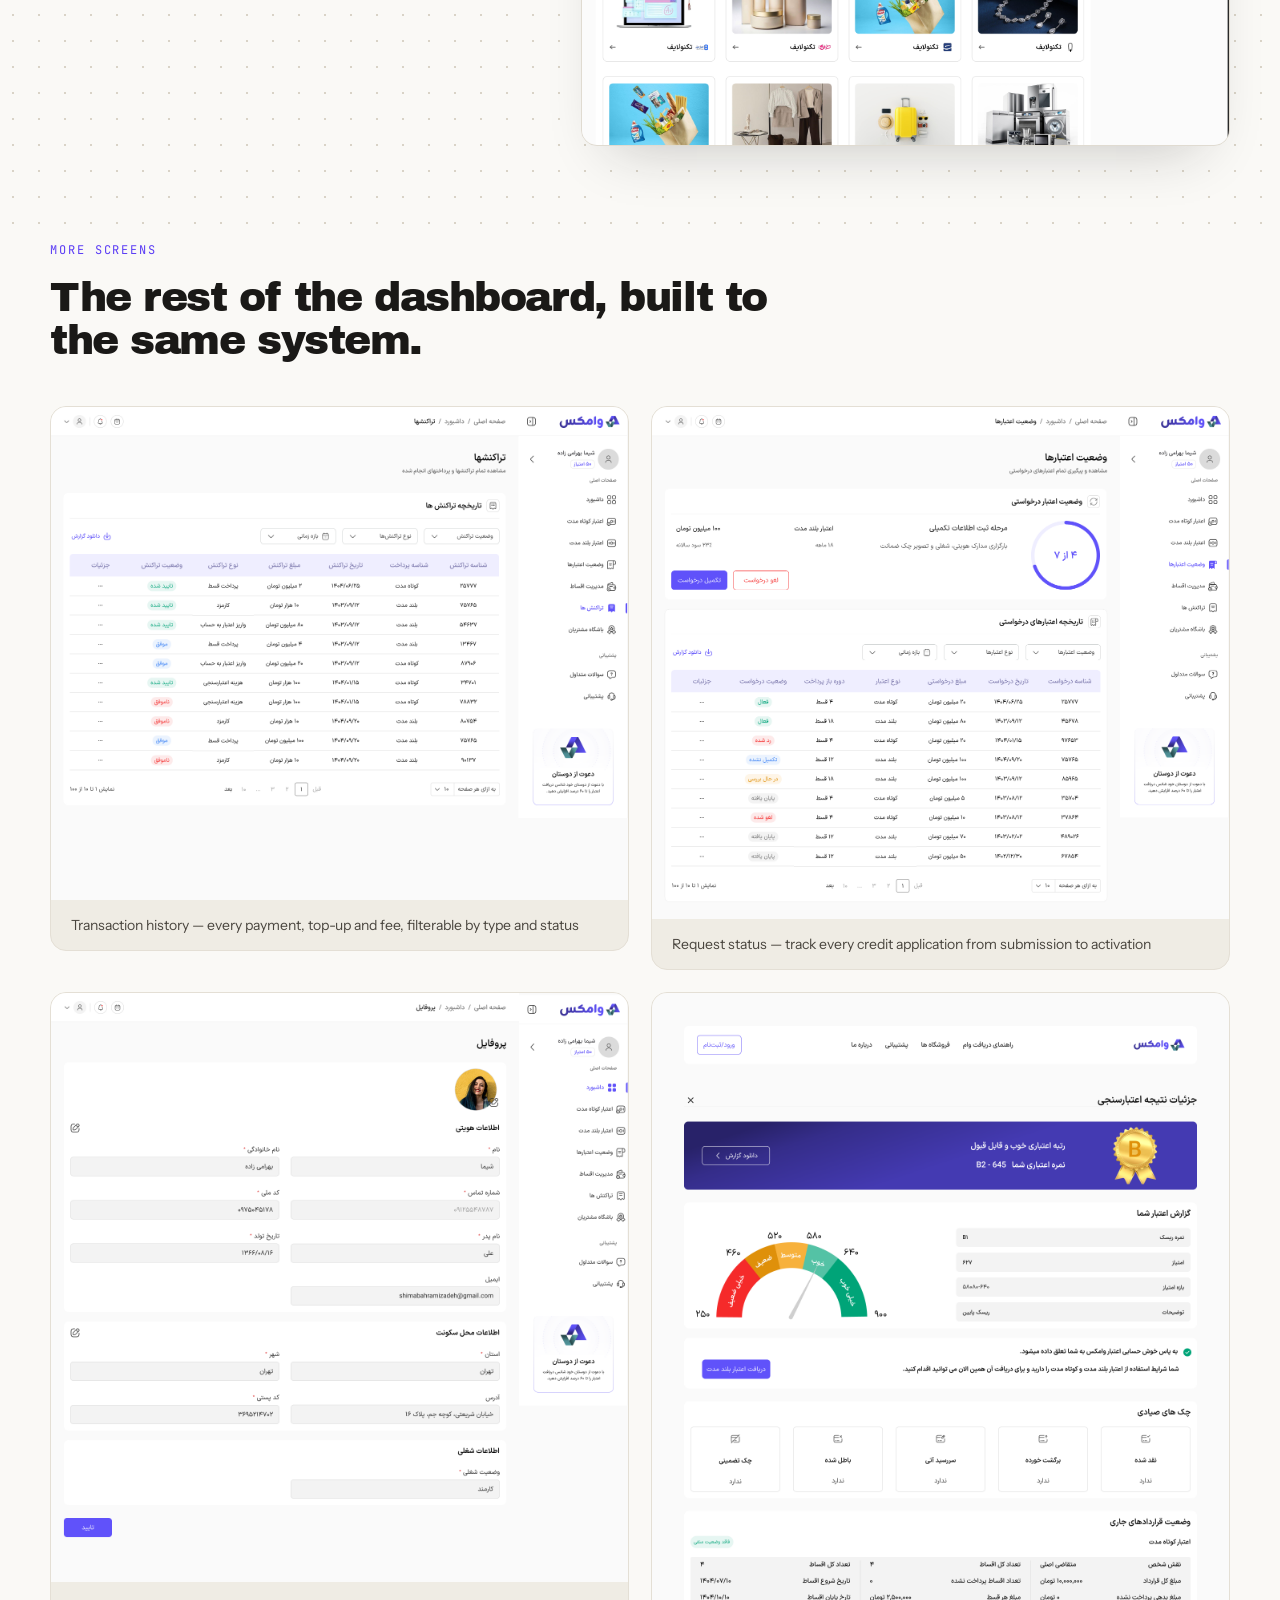
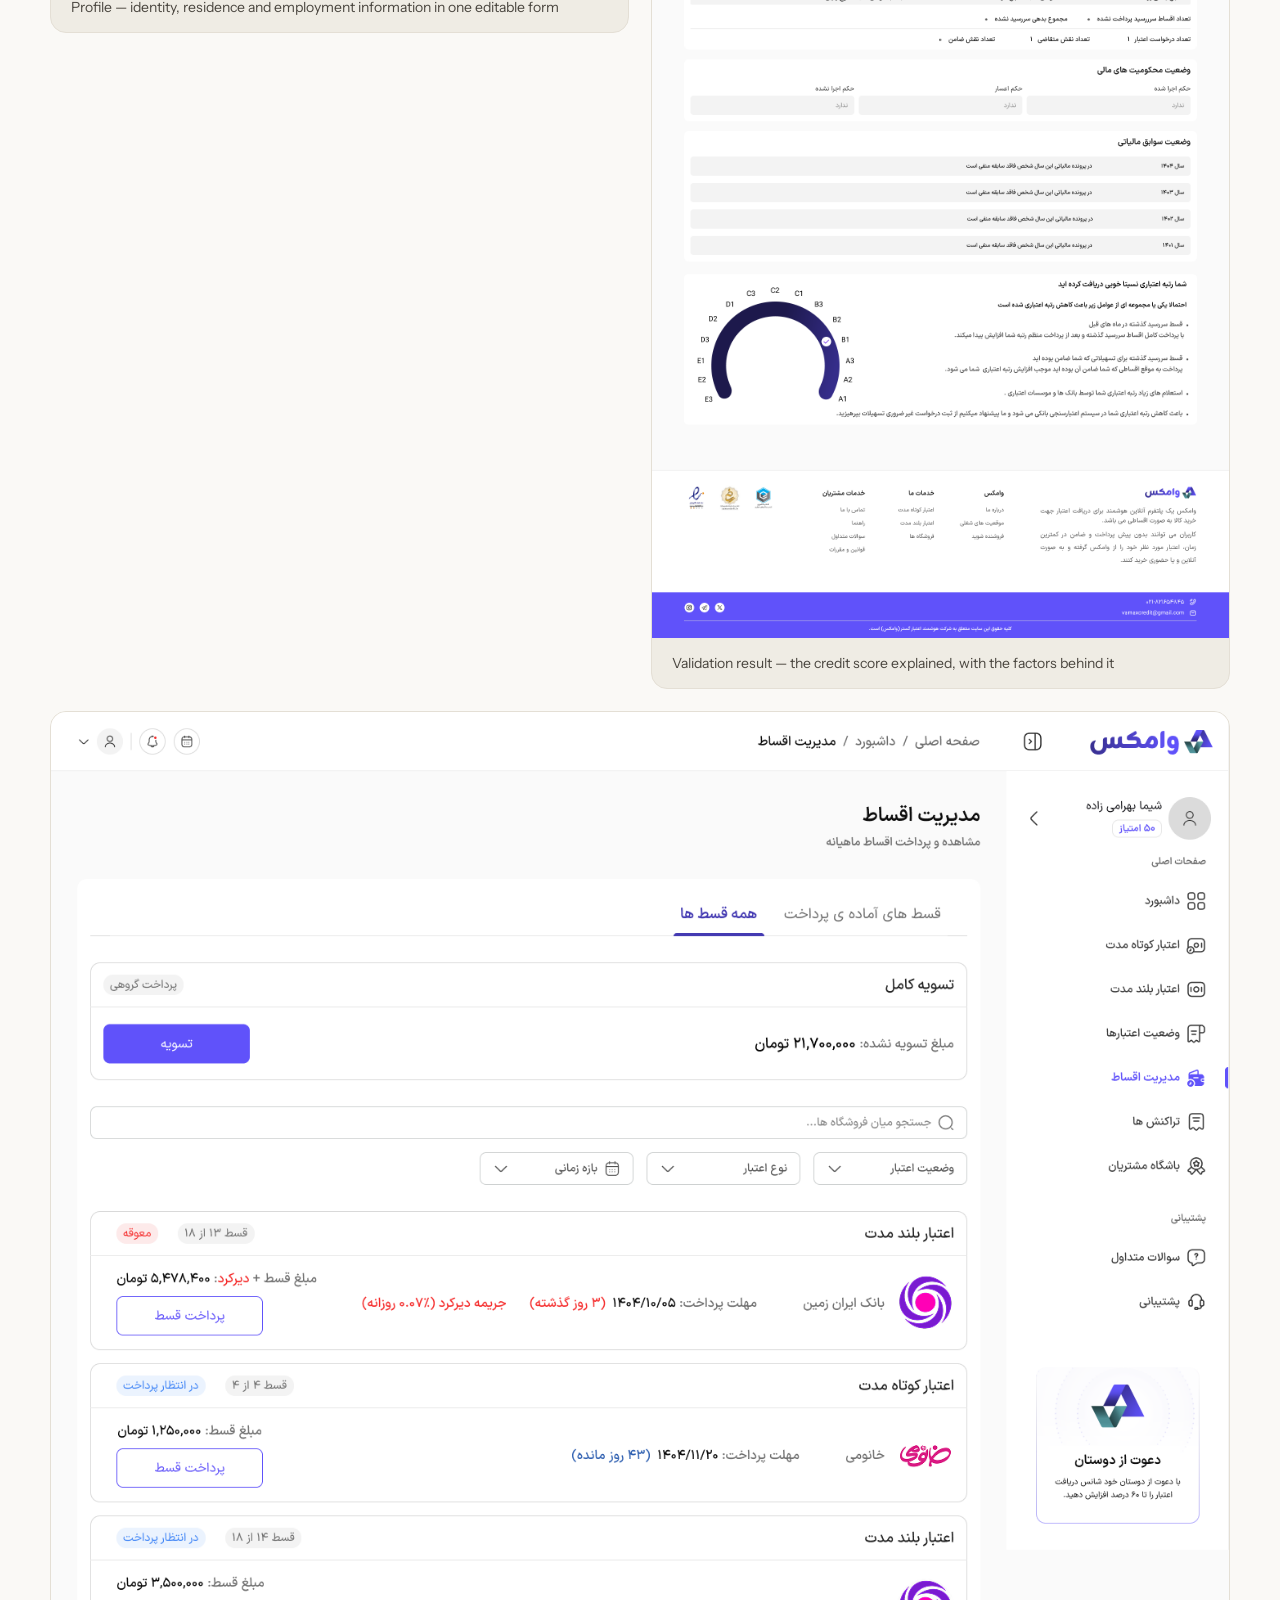
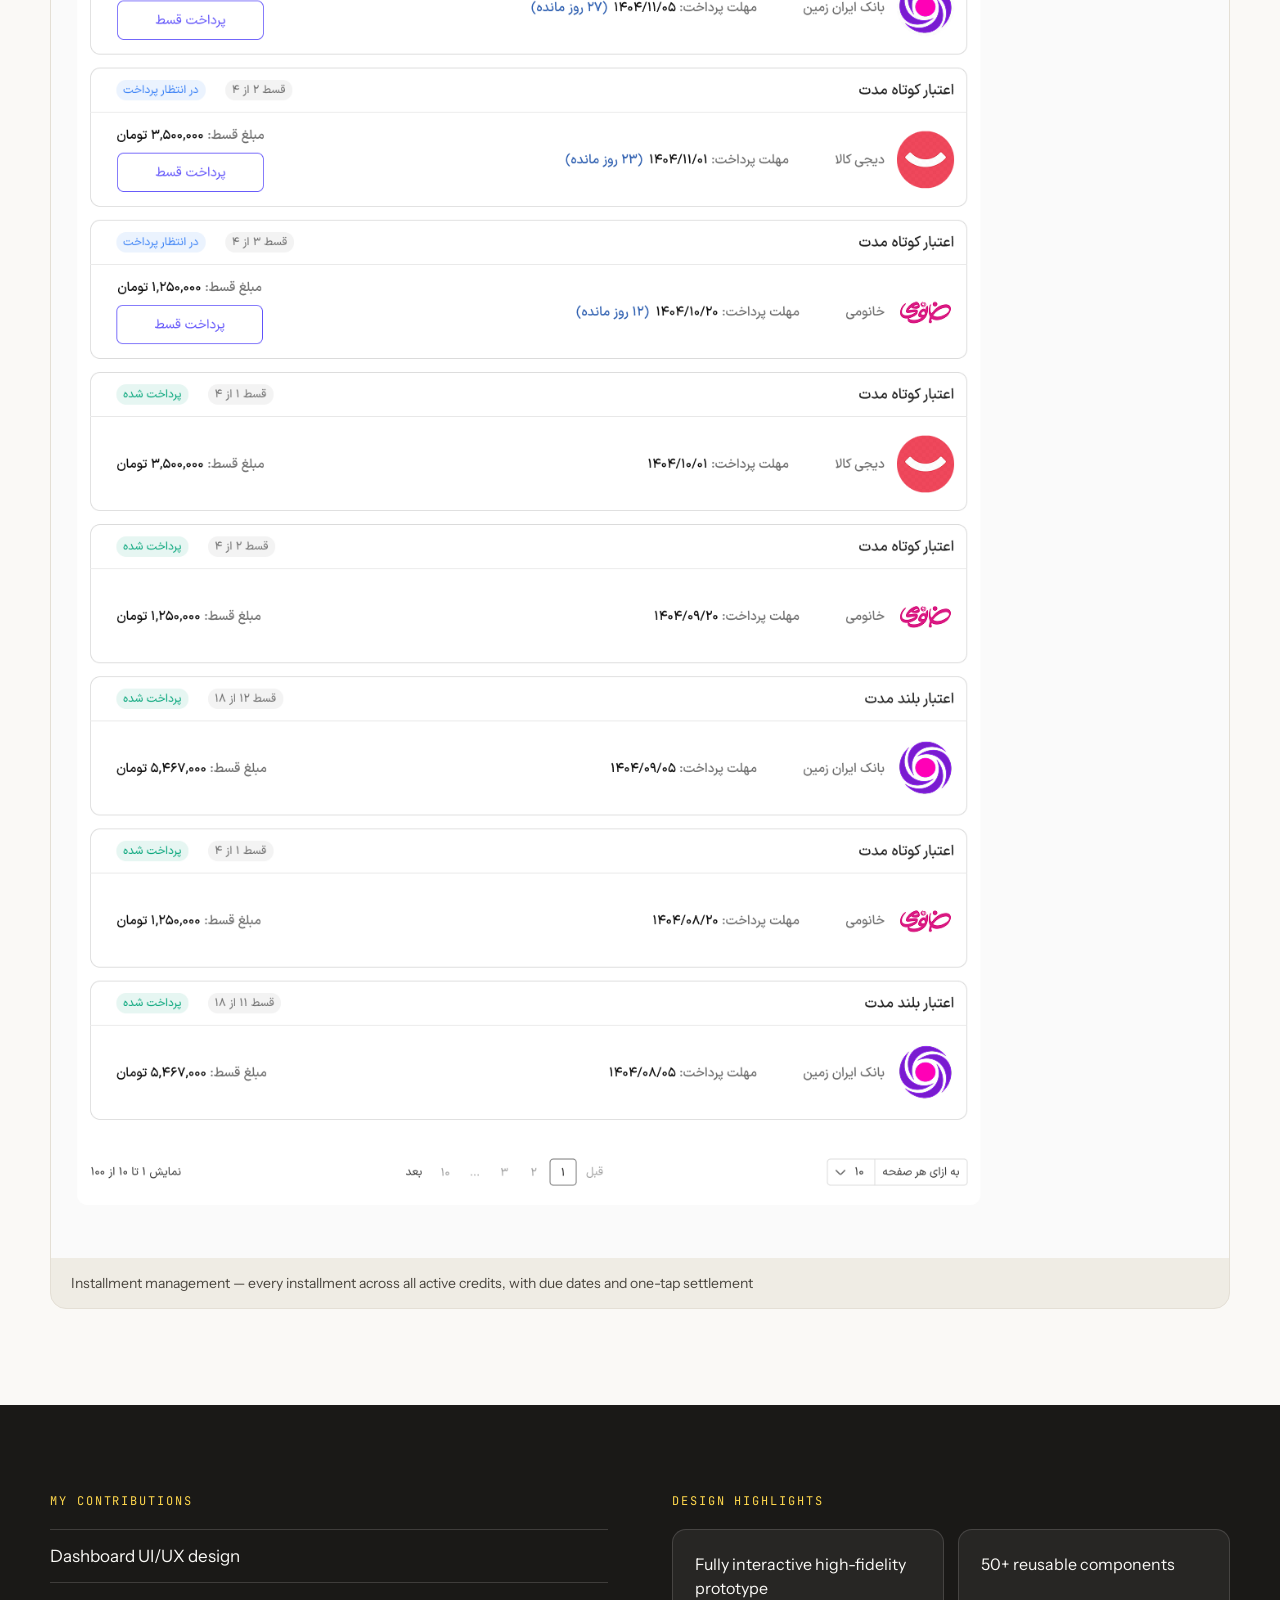
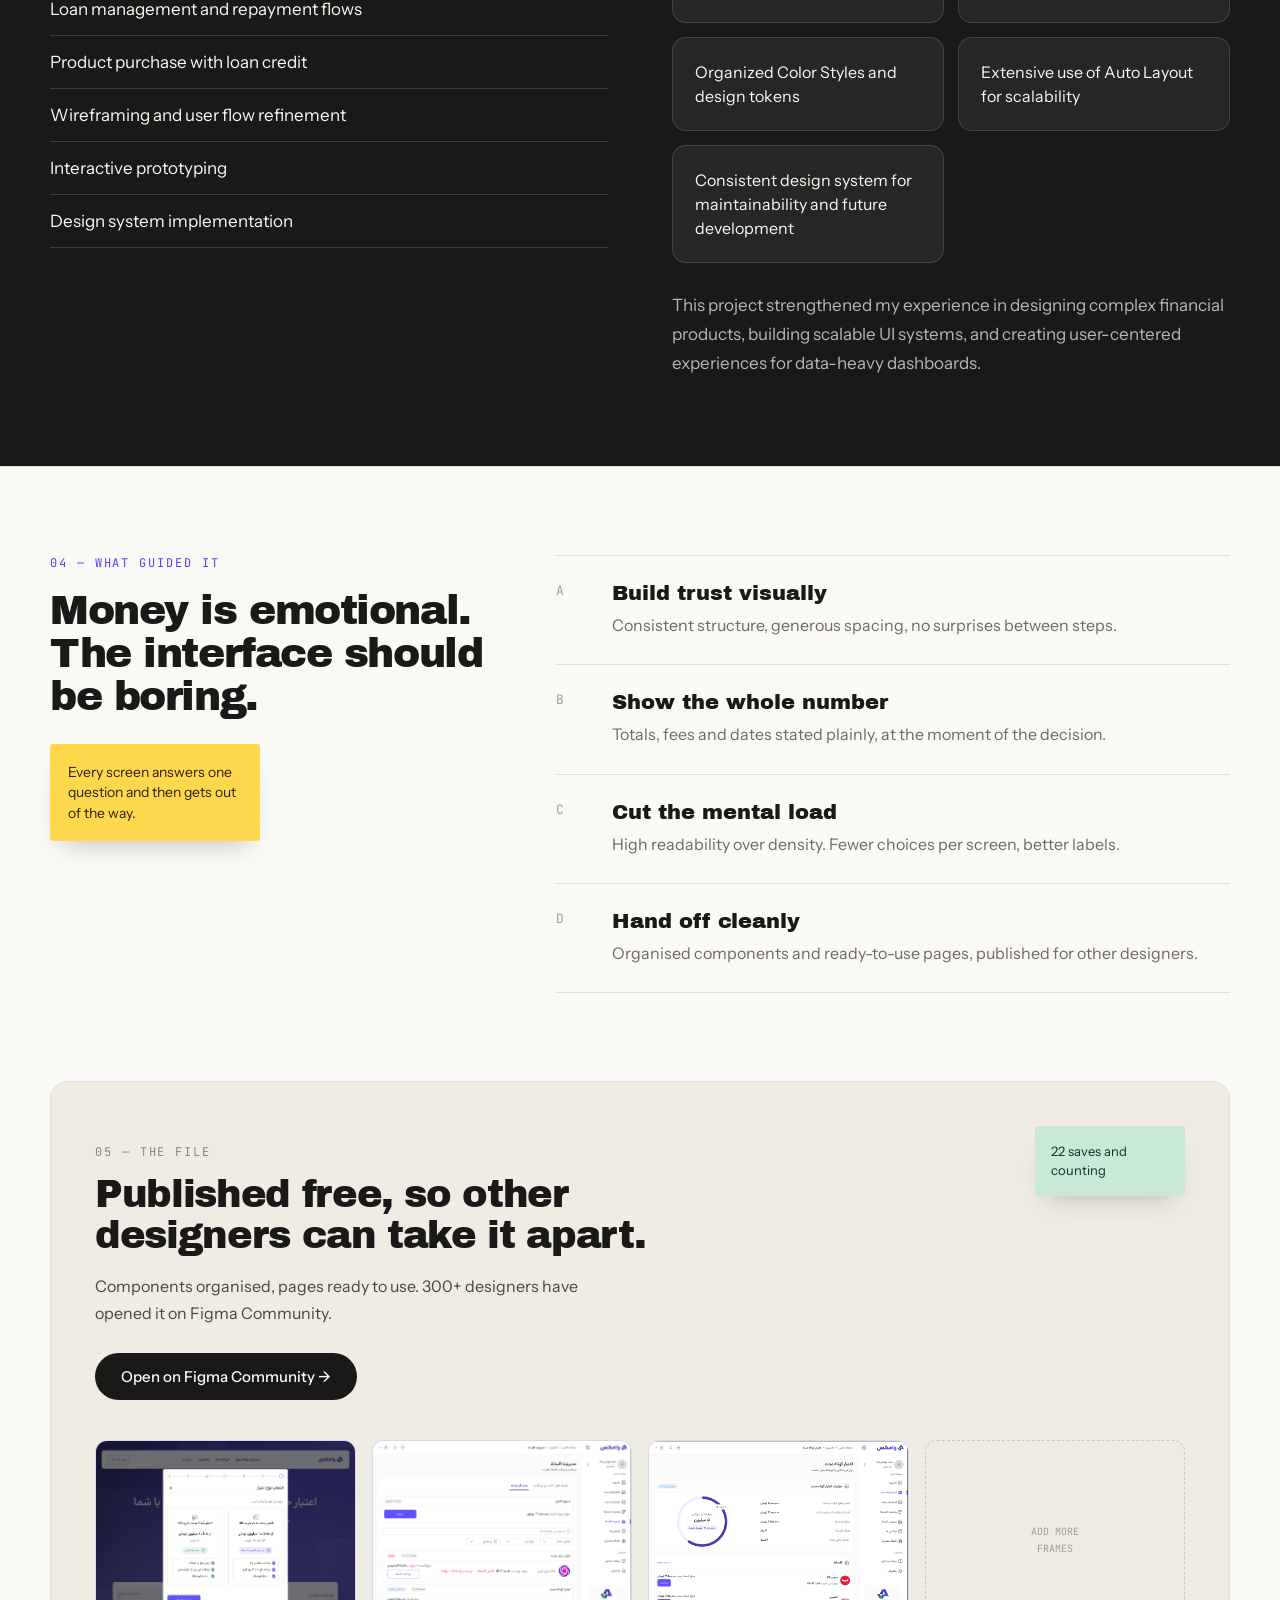
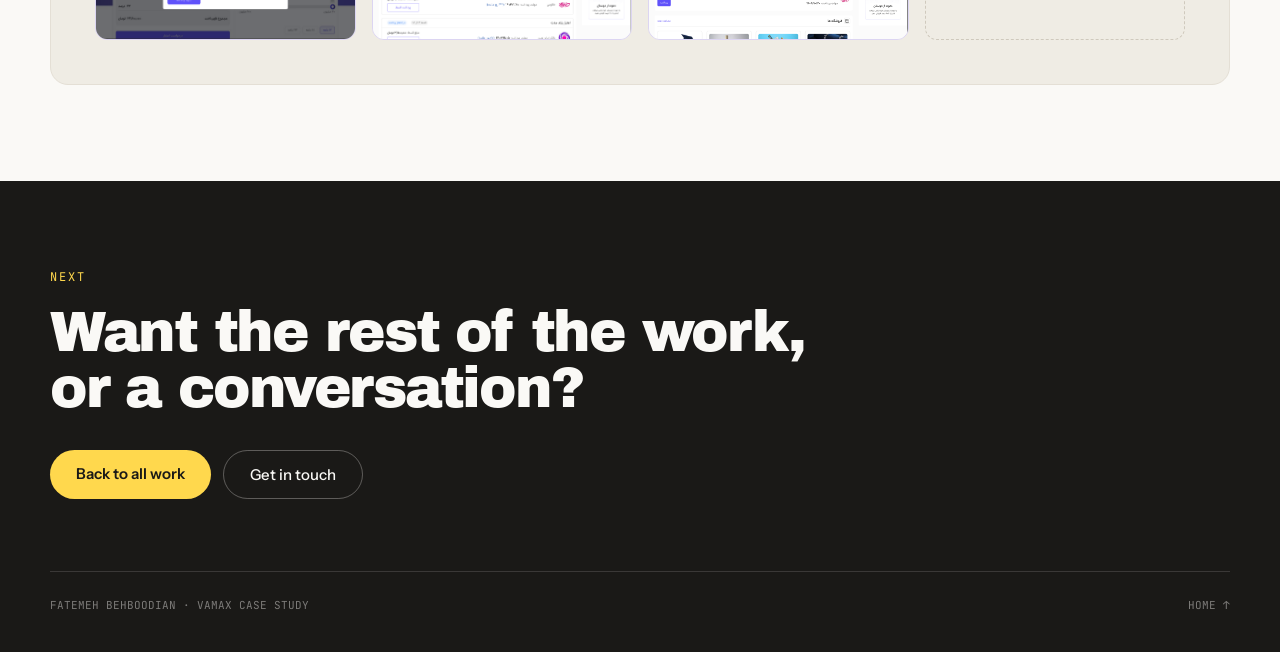
<file: vamax.html>
<!doctype html>
<html lang="en">
  <head>
    <meta charset="utf-8" />
    <meta name="viewport" content="width=device-width, initial-scale=1" />
    <title>
      Vamax — Fintech Loan Management Dashboard · Fatemeh Behboodian
    </title>
    <meta
      name="description"
      content="A credit and installment dashboard for people who cannot calculate an interest rate, and should not have to."
    />
    <link rel="preconnect" href="https://fonts.googleapis.com" />
    <link rel="preconnect" href="https://fonts.gstatic.com" crossorigin />
    <link
      href="https://fonts.googleapis.com/css2?family=Archivo+Black&family=Instrument+Sans:wght@400;500;600&family=JetBrains+Mono:wght@400;500&display=swap"
      rel="stylesheet"
    />
    <link rel="stylesheet" href="css/site.css" />
    <link rel="icon" href="favicon.svg" type="image/svg+xml" />
    <link rel="icon" href="favicon.ico" sizes="any" />
    <link rel="apple-touch-icon" href="apple-touch-icon.png" />
    <style>
      :root {
        --hover: #5b3df5;
        --selection: #ffd84d;
      }
    </style>
  </head>
  <body>
    <div data-root="vamax" style="position: relative; overflow-x: clip">
      <div
        data-progress="1"
        style="
          position: fixed;
          top: 0;
          left: 0;
          height: 2px;
          width: 0%;
          background: #5b3df5;
          z-index: 60;
        "
      ></div>

      <div
        style="
          position: sticky;
          top: 0;
          z-index: 50;
          backdrop-filter: blur(10px);
          background: rgba(250, 249, 246, 0.82);
          border-bottom: 1px solid #e4dfd5;
        "
      >
        <div
          style="
            max-width: 1180px;
            margin: 0 auto;
            padding: 0 40px;
            height: 66px;
            display: flex;
            align-items: center;
            justify-content: space-between;
          "
        >
          <a
            href="index.html"
            style="
              display: flex;
              align-items: center;
              gap: 11px;
              font-family: &quot;JetBrains Mono&quot;, monospace;
              font-size: 12px;
              color: #5f5b54;
            "
            >&larr; FATEMEH BEHBOODIAN</a
          >
          <div
            style="
              display: flex;
              align-items: center;
              gap: 26px;
              font-size: 14px;
              font-weight: 500;
            "
          >
            <a href="index.html#work">Work</a>
            <a
              href="index.html#contact"
              style="
                background: #1a1917;
                color: #faf9f6;
                padding: 8px 17px;
                border-radius: 999px;
              "
              >Contact</a
            >
          </div>
        </div>
      </div>

      <!-- ============ TITLE ============ -->
      <section
        data-screen-label="Case study title"
        style="
          padding: 88px 40px 64px;
          background-image: radial-gradient(#d9d3c7 1.15px, transparent 1.15px);
          background-size: 26px 26px;
        "
      >
        <div style="max-width: 1180px; margin: 0 auto">
          <div
            data-reveal="1"
            style="
              display: flex;
              gap: 12px;
              flex-wrap: wrap;
              margin-bottom: 26px;
              font-family: &quot;JetBrains Mono&quot;, monospace;
              font-size: 11px;
            "
          >
            <div
              style="
                padding: 6px 12px;
                border-radius: 999px;
                background: #5b3df5;
                color: #faf9f6;
              "
            >
              CASE STUDY
            </div>
            <div
              style="
                padding: 6px 12px;
                border-radius: 999px;
                border: 1px solid #d6d0c4;
                color: #5f5b54;
              "
            >
              FINTECH
            </div>
            <div
              style="
                padding: 6px 12px;
                border-radius: 999px;
                border: 1px solid #d6d0c4;
                color: #5f5b54;
              "
            >
              DASHBOARD
            </div>
            <div
              style="
                padding: 6px 12px;
                border-radius: 999px;
                border: 1px solid #d6d0c4;
                color: #5f5b54;
              "
            >
              2026
            </div>
          </div>
          <h1
            data-reveal="1"
            data-reveal-delay="80"
            style="
              margin: 0;
              font-family: &quot;Archivo Black&quot;, sans-serif;
              font-size: clamp(48px, 7vw, 110px);
              line-height: 0.92;
              font-weight: 400;
              letter-spacing: -0.045em;
            "
          >
            Vamax
          </h1>
          <p
            data-reveal="1"
            data-reveal-delay="140"
            style="
              margin: 28px 0 0;
              font-size: clamp(19px, 2vw, 26px);
              line-height: 1.45;
              color: #4a463f;
              max-width: 720px;
              text-wrap: pretty;
            "
          >
            A credit and installment dashboard for people who cannot calculate
            an interest rate, and should not have to.
          </p>
          <div
            data-reveal="1"
            data-reveal-delay="220"
            style="
              display: grid;
              grid-template-columns: repeat(auto-fit, minmax(160px, 1fr));
              gap: 28px;
              margin-top: 56px;
              padding-top: 28px;
              border-top: 1px solid #e4dfd5;
            "
          >
            <div>
              <div
                style="
                  font-family: &quot;JetBrains Mono&quot;, monospace;
                  font-size: 11px;
                  letter-spacing: 0.14em;
                  color: #8a857c;
                  margin-bottom: 7px;
                "
              >
                ROLE
              </div>
              <div style="font-size: 16px">UI/UX design, end to end</div>
            </div>
            <div>
              <div
                style="
                  font-family: &quot;JetBrains Mono&quot;, monospace;
                  font-size: 11px;
                  letter-spacing: 0.14em;
                  color: #8a857c;
                  margin-bottom: 7px;
                "
              >
                CONTEXT
              </div>
              <div style="font-size: 16px">
                Ehsan Ezzati's Advanced UI/UX course, team project
              </div>
            </div>
            <div>
              <div
                style="
                  font-family: &quot;JetBrains Mono&quot;, monospace;
                  font-size: 11px;
                  letter-spacing: 0.14em;
                  color: #8a857c;
                  margin-bottom: 7px;
                "
              >
                OUTPUT
              </div>
              <div style="font-size: 16px">Dashboard, components, pages</div>
            </div>
            <div>
              <div
                style="
                  font-family: &quot;JetBrains Mono&quot;, monospace;
                  font-size: 11px;
                  letter-spacing: 0.14em;
                  color: #8a857c;
                  margin-bottom: 7px;
                "
              >
                PUBLISHED
              </div>
              <div style="font-size: 16px">Free on Figma Community</div>
            </div>
          </div>
        </div>
      </section>

      <!-- ============ HERO SHOT ============ -->
      <section style="padding: 0 40px 84px">
        <div
          data-reveal="1"
          style="
            max-width: 702px;
            margin: 0 auto;
            border-radius: 18px;
            border: 1px solid #dcd5f2;
            background: #f6f4fe;
            overflow: hidden;
            box-shadow: 0 40px 70px -40px rgba(91, 61, 245, 0.34);
          "
        >
          <img
            src="assets/vamax-landing.png"
            style="object-fit: cover; width: 100%"
            alt="Vamax landing page"
          />
        </div>
        <div
          style="
            max-width: 702px;
            margin: 10px auto 0;
            font-family: &quot;JetBrains Mono&quot;, monospace;
            font-size: 11px;
            color: #8a857c;
          "
        >
          LANDING PAGE &mdash; APPLY FOR CREDIT, CALCULATE INSTALLMENTS, BROWSE
          PARTNERED STORES
        </div>
      </section>

      <!-- ============ OVERVIEW ============ -->
      <section data-screen-label="Overview" style="padding: 0 40px 96px">
        <div
          data-cols="1"
          style="
            max-width: 1180px;
            margin: 0 auto;
            display: grid;
            grid-template-columns: 0.8fr 1.2fr;
            gap: 56px;
            align-items: start;
          "
        >
          <div data-reveal="1">
            <div
              style="
                font-family: &quot;JetBrains Mono&quot;, monospace;
                font-size: 12px;
                letter-spacing: 0.16em;
                color: #5b3df5;
                margin-bottom: 18px;
              "
            >
              00 &mdash; OVERVIEW
            </div>
            <h2
              style="
                margin: 0;
                font-family: &quot;Archivo Black&quot;, sans-serif;
                font-size: clamp(26px, 2.8vw, 38px);
                line-height: 1.06;
                font-weight: 400;
                letter-spacing: -0.035em;
              "
            >
              Vamax &ndash; Fintech Loan Management Dashboard
            </h2>
          </div>
          <div
            data-reveal="1"
            data-reveal-delay="80"
            style="
              display: flex;
              flex-direction: column;
              gap: 22px;
              max-width: 640px;
            "
          >
            <p
              style="
                margin: 0;
                font-size: 17px;
                line-height: 1.7;
                color: #4a463f;
                text-wrap: pretty;
              "
            >
              Vamax is a collaborative fintech project completed as part of
              Ehsan Ezzati's Advanced UI/UX Design course. The project was
              recognized as one of the top submissions and was later published
              on the Figma Community.
            </p>
            <p
              style="
                margin: 0;
                font-size: 17px;
                line-height: 1.7;
                color: #4a463f;
                text-wrap: pretty;
              "
            >
              The platform was designed to simplify the management of both
              short-term and long-term loans, with a primary focus on creating
              an intuitive and scalable dashboard experience. Users can
              seamlessly apply for loans, track repayment schedules, purchase
              products using loan credit, and monitor their financial status
              through a centralized interface.
            </p>
          </div>
        </div>
      </section>

      <!-- ============ WHY THE NAME ============ -->
      <section data-screen-label="Naming" style="padding: 0 40px 96px">
        <div
          data-cols="1"
          style="
            max-width: 1180px;
            margin: 0 auto;
            display: grid;
            grid-template-columns: 1fr 1fr;
            gap: 56px;
            align-items: center;
          "
        >
          <div data-reveal="1">
            <div
              style="
                font-family: &quot;JetBrains Mono&quot;, monospace;
                font-size: 12px;
                letter-spacing: 0.16em;
                color: #5b3df5;
                margin-bottom: 18px;
              "
            >
              01 &mdash; THE NAME
            </div>
            <h2
              style="
                margin: 0;
                font-family: &quot;Archivo Black&quot;, sans-serif;
                font-size: clamp(30px, 3.4vw, 46px);
                line-height: 1.04;
                font-weight: 400;
                letter-spacing: -0.035em;
              "
            >
              Vam, the Persian word for loan. Plus X, the crossing point.
            </h2>
            <p
              style="
                margin: 24px 0 0;
                font-size: 17px;
                line-height: 1.7;
                color: #4a463f;
                max-width: 480px;
                text-wrap: pretty;
              "
            >
              The X stands for the intersection between lenders and the people
              borrowing from them. Blue carries trust and calm; green carries
              growth. Nothing in the palette is decorative.
            </p>
          </div>
          <div
            data-reveal="1"
            data-reveal-delay="100"
            style="display: grid; grid-template-columns: 1fr 1fr; gap: 16px"
          >
            <div
              style="
                padding: 26px;
                border-radius: 14px;
                background: #1f4fd8;
                color: #fff;
              "
            >
              <div
                style="
                  font-family: &quot;JetBrains Mono&quot;, monospace;
                  font-size: 11px;
                  opacity: 0.7;
                "
              >
                PRIMARY
              </div>
              <div
                style="
                  font-family: &quot;Archivo Black&quot;, sans-serif;
                  font-size: 26px;
                  font-weight: 400;
                  margin-top: 52px;
                "
              >
                Blue
              </div>
              <div style="font-size: 14px; opacity: 0.8; margin-top: 4px">
                Trust, security, calm
              </div>
            </div>
            <div
              style="
                padding: 26px;
                border-radius: 14px;
                background: #1e9e6a;
                color: #fff;
              "
            >
              <div
                style="
                  font-family: &quot;JetBrains Mono&quot;, monospace;
                  font-size: 11px;
                  opacity: 0.7;
                "
              >
                ACCENT
              </div>
              <div
                style="
                  font-family: &quot;Archivo Black&quot;, sans-serif;
                  font-size: 26px;
                  font-weight: 400;
                  margin-top: 52px;
                "
              >
                Green
              </div>
              <div style="font-size: 14px; opacity: 0.85; margin-top: 4px">
                Growth, prosperity
              </div>
            </div>
          </div>
        </div>
      </section>

      <!-- ============ PROBLEM ============ -->
      <section
        data-screen-label="Problem"
        style="padding: 88px 40px; background: #1a1917; color: #faf9f6"
      >
        <div style="max-width: 1180px; margin: 0 auto">
          <div
            data-reveal="1"
            style="
              font-family: &quot;JetBrains Mono&quot;, monospace;
              font-size: 12px;
              letter-spacing: 0.16em;
              color: #ffd84d;
              margin-bottom: 18px;
            "
          >
            02 &mdash; THE PROBLEM
          </div>
          <h2
            data-reveal="1"
            data-reveal-delay="60"
            style="
              margin: 0;
              font-family: &quot;Archivo Black&quot;, sans-serif;
              font-size: clamp(34px, 4.4vw, 64px);
              line-height: 0.98;
              font-weight: 400;
              letter-spacing: -0.04em;
              max-width: 900px;
            "
          >
            Buying on credit was slow, opaque, and easy to get wrong.
          </h2>
          <div
            style="
              display: grid;
              grid-template-columns: repeat(auto-fit, minmax(280px, 1fr));
              gap: 2px;
              margin-top: 52px;
              background: rgba(250, 249, 246, 0.14);
              border: 1px solid rgba(250, 249, 246, 0.14);
              border-radius: 16px;
              overflow: hidden;
            "
          >
            <div data-reveal="1" style="background: #1a1917; padding: 32px">
              <div
                style="
                  font-family: &quot;JetBrains Mono&quot;, monospace;
                  font-size: 32px;
                  color: #ffd84d;
                "
              >
                01
              </div>
              <div
                style="
                  margin-top: 16px;
                  font-family: &quot;Archivo Black&quot;, sans-serif;
                  font-size: 20px;
                  font-weight: 400;
                "
              >
                Choosing the wrong credit
              </div>
              <p
                style="
                  margin: 10px 0 0;
                  font-size: 15px;
                  line-height: 1.65;
                  color: rgba(250, 249, 246, 0.62);
                "
              >
                Pick badly and you are locked into a repayment that is too long
                or too expensive.
              </p>
            </div>
            <div
              data-reveal="1"
              data-reveal-delay="80"
              style="background: #1a1917; padding: 32px"
            >
              <div
                style="
                  font-family: &quot;JetBrains Mono&quot;, monospace;
                  font-size: 32px;
                  color: #ffd84d;
                "
              >
                02
              </div>
              <div
                style="
                  margin-top: 16px;
                  font-family: &quot;Archivo Black&quot;, sans-serif;
                  font-size: 20px;
                  font-weight: 400;
                "
              >
                Numbers nobody can read
              </div>
              <p
                style="
                  margin: 10px 0 0;
                  font-size: 15px;
                  line-height: 1.65;
                  color: rgba(250, 249, 246, 0.62);
                "
              >
                Interest rates, repayment periods, installment amounts. All of
                it hidden in banking language.
              </p>
            </div>
            <div
              data-reveal="1"
              data-reveal-delay="160"
              style="background: #1a1917; padding: 32px"
            >
              <div
                style="
                  font-family: &quot;JetBrains Mono&quot;, monospace;
                  font-size: 32px;
                  color: #ffd84d;
                "
              >
                03
              </div>
              <div
                style="
                  margin-top: 16px;
                  font-family: &quot;Archivo Black&quot;, sans-serif;
                  font-size: 20px;
                  font-weight: 400;
                "
              >
                Two kinds of shopper
              </div>
              <p
                style="
                  margin: 10px 0 0;
                  font-size: 15px;
                  line-height: 1.65;
                  color: rgba(250, 249, 246, 0.62);
                "
              >
                Some want to buy online. Some want to walk into the store. The
                product had to serve both.
              </p>
            </div>
          </div>
        </div>
      </section>

      <!-- ============ SOLUTIONS ============ -->
      <section
        data-screen-label="Solutions"
        style="
          padding: 96px 40px 0;
          background-image: radial-gradient(#d9d3c7 1.15px, transparent 1.15px);
          background-size: 26px 26px;
        "
      >
        <div style="max-width: 1180px; margin: 0 auto">
          <div
            data-reveal="1"
            style="
              font-family: &quot;JetBrains Mono&quot;, monospace;
              font-size: 12px;
              letter-spacing: 0.16em;
              color: #5b3df5;
              margin-bottom: 18px;
            "
          >
            03 &mdash; WHAT I DESIGNED
          </div>
          <h2
            data-reveal="1"
            data-reveal-delay="60"
            style="
              margin: 0 0 60px;
              font-family: &quot;Archivo Black&quot;, sans-serif;
              font-size: clamp(32px, 4vw, 56px);
              line-height: 1;
              font-weight: 400;
              letter-spacing: -0.04em;
              max-width: 760px;
            "
          >
            Three decisions, each removing one thing to think about.
          </h2>

          <div
            style="
              display: flex;
              flex-direction: column;
              gap: 80px;
              padding-bottom: 96px;
            "
          >
            <div
              data-reveal="1"
              data-cols="1"
              style="
                display: grid;
                grid-template-columns: 0.85fr 1.15fr;
                gap: 52px;
                align-items: center;
              "
            >
              <div>
                <div
                  style="
                    font-family: &quot;JetBrains Mono&quot;, monospace;
                    font-size: 12px;
                    color: #8a857c;
                    margin-bottom: 14px;
                  "
                >
                  SOLUTION 01
                </div>
                <h3
                  style="
                    margin: 0;
                    font-family: &quot;Archivo Black&quot;, sans-serif;
                    font-size: clamp(26px, 2.6vw, 36px);
                    line-height: 1.08;
                    font-weight: 400;
                    letter-spacing: -0.025em;
                  "
                >
                  Two credit cards you can compare at a glance
                </h3>
                <p
                  style="
                    margin: 18px 0 0;
                    font-size: 16px;
                    line-height: 1.7;
                    color: #4a463f;
                    text-wrap: pretty;
                  "
                >
                  Short-term and long-term, side by side, in the same visual
                  language. The choice becomes a comparison instead of a
                  calculation.
                </p>
              </div>
              <div
                style="
                  border-radius: 16px;
                  border: 1px solid #dcd5f2;
                  background: #f6f4fe;
                  overflow: hidden;
                  box-shadow: 0 30px 56px -30px rgba(91, 61, 245, 0.3);
                "
              >
                <img
                  src="assets/vamax-credit-choice.png"
                  alt="Choosing between short-term and long-term credit"
                  style="width: 100%; display: block"
                />
              </div>
            </div>

            <div
              data-reveal="1"
              data-cols="1"
              data-flip="1"
              style="
                display: grid;
                grid-template-columns: 1.15fr 0.85fr;
                gap: 52px;
                align-items: center;
              "
            >
              <div
                style="
                  border-radius: 16px;
                  border: 1px solid #c9e4d6;
                  background: #f4fbf7;
                  overflow: hidden;
                  box-shadow: 0 30px 56px -30px rgba(30, 158, 106, 0.28);
                "
              >
                <img
                  src="assets/vamax-installments.png"
                  alt="Installment management screen"
                  style="width: 100%; display: block"
                />
              </div>
              <div>
                <div
                  style="
                    font-family: &quot;JetBrains Mono&quot;, monospace;
                    font-size: 12px;
                    color: #8a857c;
                    margin-bottom: 14px;
                  "
                >
                  SOLUTION 02
                </div>
                <h3
                  style="
                    margin: 0;
                    font-family: &quot;Archivo Black&quot;, sans-serif;
                    font-size: clamp(26px, 2.6vw, 36px);
                    line-height: 1.08;
                    font-weight: 400;
                    letter-spacing: -0.025em;
                  "
                >
                  Every installment, its date, and its late fee
                </h3>
                <p
                  style="
                    margin: 18px 0 0;
                    font-size: 16px;
                    line-height: 1.7;
                    color: #4a463f;
                    text-wrap: pretty;
                  "
                >
                  Repayment lives in one list: which credit it belongs to, how
                  many installments are left, days remaining or days overdue,
                  and the penalty being charged. Settling everything at once is
                  one button away.
                </p>
              </div>
            </div>

            <div
              data-reveal="1"
              data-cols="1"
              style="
                display: grid;
                grid-template-columns: 0.85fr 1.15fr;
                gap: 52px;
                align-items: center;
              "
            >
              <div>
                <div
                  style="
                    font-family: &quot;JetBrains Mono&quot;, monospace;
                    font-size: 12px;
                    color: #8a857c;
                    margin-bottom: 14px;
                  "
                >
                  SOLUTION 03
                </div>
                <h3
                  style="
                    margin: 0;
                    font-family: &quot;Archivo Black&quot;, sans-serif;
                    font-size: clamp(26px, 2.6vw, 36px);
                    line-height: 1.08;
                    font-weight: 400;
                    letter-spacing: -0.025em;
                  "
                >
                  Online and in-store, in one Stores section
                </h3>
                <p
                  style="
                    margin: 18px 0 0;
                    font-size: 16px;
                    line-height: 1.7;
                    color: #4a463f;
                    text-wrap: pretty;
                  "
                >
                  Partnered merchants appear together with the way you can buy
                  from them, so the shopping habit never forces a detour.
                </p>
              </div>
              <div
                style="
                  border-radius: 16px;
                  border: 1px solid #e0dbd1;
                  background: #efece4;
                  overflow: hidden;
                  box-shadow: 0 30px 56px -30px rgba(26, 25, 23, 0.24);
                "
              >
                <img
                  src="assets/vamax-stores.png"
                  alt="Short-term credit detail with partnered stores"
                  style="width: 100%; display: block"
                />
              </div>
            </div>
          </div>
        </div>
      </section>

      <!-- ============ MORE SCREENS ============ -->
      <section data-screen-label="More screens" style="padding: 0 40px 96px">
        <div style="max-width: 1180px; margin: 0 auto">
          <div
            data-reveal="1"
            style="
              font-family: &quot;JetBrains Mono&quot;, monospace;
              font-size: 12px;
              letter-spacing: 0.16em;
              color: #5b3df5;
              margin-bottom: 18px;
            "
          >
            MORE SCREENS
          </div>
          <h2
            data-reveal="1"
            data-reveal-delay="60"
            style="
              margin: 0 0 44px;
              font-family: &quot;Archivo Black&quot;, sans-serif;
              font-size: clamp(28px, 3.2vw, 42px);
              line-height: 1.05;
              font-weight: 400;
              letter-spacing: -0.035em;
              max-width: 760px;
            "
          >
            The rest of the dashboard, built to the same system.
          </h2>
          <div style="display: flex; flex-direction: column; gap: 22px">
            <div
              data-cols="1"
              style="
                display: grid;
                grid-template-columns: repeat(2, minmax(0, 1fr));
                gap: 22px;
                align-items: start;
              "
            >
              <div
                data-reveal="1"
                style="
                  border-radius: 16px;
                  border: 1px solid #e4dfd5;
                  background: #efece4;
                  overflow: hidden;
                "
              >
                <img
                  src="assets/vamax-transactions.png"
                  alt="Transactions history"
                  style="width: 100%; display: block"
                />
                <div
                  style="padding: 16px 20px; font-size: 14px; color: #4a463f"
                >
                  Transaction history &mdash; every payment, top-up and fee,
                  filterable by type and status
                </div>
              </div>
              <div
                data-reveal="1"
                data-reveal-delay="60"
                style="
                  border-radius: 16px;
                  border: 1px solid #e4dfd5;
                  background: #efece4;
                  overflow: hidden;
                "
              >
                <img
                  src="assets/vamax-request-status.png"
                  alt="Credit request status"
                  style="width: 100%; display: block"
                />
                <div
                  style="padding: 16px 20px; font-size: 14px; color: #4a463f"
                >
                  Request status &mdash; track every credit application from
                  submission to activation
                </div>
              </div>
              <div
                data-reveal="1"
                style="
                  border-radius: 16px;
                  border: 1px solid #e4dfd5;
                  background: #efece4;
                  overflow: hidden;
                "
              >
                <img
                  src="assets/vamax-profile.png"
                  alt="Profile page"
                  style="width: 100%; display: block"
                />
                <div
                  style="padding: 16px 20px; font-size: 14px; color: #4a463f"
                >
                  Profile &mdash; identity, residence and employment information
                  in one editable form
                </div>
              </div>
              <div
                data-reveal="1"
                data-reveal-delay="120"
                style="
                  border-radius: 16px;
                  border: 1px solid #e4dfd5;
                  background: #efece4;
                  overflow: hidden;
                "
              >
                <img
                  src="assets/vamax-validation.png"
                  alt="Credit score and validation details"
                  style="width: 100%; display: block"
                />
                <div
                  style="padding: 16px 20px; font-size: 14px; color: #4a463f"
                >
                  Validation result &mdash; the credit score explained, with the
                  factors behind it
                </div>
              </div>
            </div>
            <div
              data-reveal="1"
              data-reveal-delay="60"
              style="
                border-radius: 16px;
                border: 1px solid #e4dfd5;
                background: #efece4;
                overflow: hidden;
              "
            >
              <img
                src="assets/vamax-installments-2.png"
                alt="Installment management, full list"
                style="width: 100%; display: block"
              />
              <div style="padding: 16px 20px; font-size: 14px; color: #4a463f">
                Installment management &mdash; every installment across all
                active credits, with due dates and one-tap settlement
              </div>
            </div>
          </div>
        </div>
      </section>

      <!-- ============ CONTRIBUTIONS ============ -->
      <section
        data-screen-label="Contributions"
        style="padding: 88px 40px; background: #1a1917; color: #faf9f6"
      >
        <div
          data-cols="1"
          style="
            max-width: 1180px;
            margin: 0 auto;
            display: grid;
            grid-template-columns: 1fr 1fr;
            gap: 64px;
            align-items: start;
          "
        >
          <div data-reveal="1">
            <div
              style="
                font-family: &quot;JetBrains Mono&quot;, monospace;
                font-size: 12px;
                letter-spacing: 0.16em;
                color: #ffd84d;
                margin-bottom: 20px;
              "
            >
              MY CONTRIBUTIONS
            </div>
            <div style="display: flex; flex-direction: column">
              <div
                style="
                  padding: 16px 0;
                  border-top: 1px solid rgba(250, 249, 246, 0.16);
                  font-size: 17px;
                "
              >
                Dashboard UI/UX design
              </div>
              <div
                style="
                  padding: 16px 0;
                  border-top: 1px solid rgba(250, 249, 246, 0.16);
                  font-size: 17px;
                "
              >
                Loan management and repayment flows
              </div>
              <div
                style="
                  padding: 16px 0;
                  border-top: 1px solid rgba(250, 249, 246, 0.16);
                  font-size: 17px;
                "
              >
                Product purchase with loan credit
              </div>
              <div
                style="
                  padding: 16px 0;
                  border-top: 1px solid rgba(250, 249, 246, 0.16);
                  font-size: 17px;
                "
              >
                Wireframing and user flow refinement
              </div>
              <div
                style="
                  padding: 16px 0;
                  border-top: 1px solid rgba(250, 249, 246, 0.16);
                  font-size: 17px;
                "
              >
                Interactive prototyping
              </div>
              <div
                style="
                  padding: 16px 0;
                  border-top: 1px solid rgba(250, 249, 246, 0.16);
                  border-bottom: 1px solid rgba(250, 249, 246, 0.16);
                  font-size: 17px;
                "
              >
                Design system implementation
              </div>
            </div>
          </div>
          <div data-reveal="1" data-reveal-delay="100">
            <div
              style="
                font-family: &quot;JetBrains Mono&quot;, monospace;
                font-size: 12px;
                letter-spacing: 0.16em;
                color: #ffd84d;
                margin-bottom: 20px;
              "
            >
              DESIGN HIGHLIGHTS
            </div>
            <div
              style="
                display: grid;
                grid-template-columns: repeat(auto-fit, minmax(220px, 1fr));
                gap: 14px;
              "
            >
              <div
                style="
                  padding: 22px;
                  border-radius: 14px;
                  background: rgba(250, 249, 246, 0.06);
                  border: 1px solid rgba(250, 249, 246, 0.14);
                  font-size: 16px;
                  line-height: 1.5;
                "
              >
                Fully interactive high-fidelity prototype
              </div>
              <div
                style="
                  padding: 22px;
                  border-radius: 14px;
                  background: rgba(250, 249, 246, 0.06);
                  border: 1px solid rgba(250, 249, 246, 0.14);
                  font-size: 16px;
                  line-height: 1.5;
                "
              >
                50+ reusable components
              </div>
              <div
                style="
                  padding: 22px;
                  border-radius: 14px;
                  background: rgba(250, 249, 246, 0.06);
                  border: 1px solid rgba(250, 249, 246, 0.14);
                  font-size: 16px;
                  line-height: 1.5;
                "
              >
                Organized Color Styles and design tokens
              </div>
              <div
                style="
                  padding: 22px;
                  border-radius: 14px;
                  background: rgba(250, 249, 246, 0.06);
                  border: 1px solid rgba(250, 249, 246, 0.14);
                  font-size: 16px;
                  line-height: 1.5;
                "
              >
                Extensive use of Auto Layout for scalability
              </div>
              <div
                style="
                  padding: 22px;
                  border-radius: 14px;
                  background: rgba(250, 249, 246, 0.06);
                  border: 1px solid rgba(250, 249, 246, 0.14);
                  font-size: 16px;
                  line-height: 1.5;
                "
              >
                Consistent design system for maintainability and future
                development
              </div>
            </div>
            <p
              style="
                margin: 28px 0 0;
                font-size: 17px;
                line-height: 1.7;
                color: rgba(250, 249, 246, 0.7);
                text-wrap: pretty;
              "
            >
              This project strengthened my experience in designing complex
              financial products, building scalable UI systems, and creating
              user-centered experiences for data-heavy dashboards.
            </p>
          </div>
        </div>
      </section>

      <!-- ============ PRINCIPLES ============ -->
      <section
        data-screen-label="Principles"
        style="padding: 88px 40px; border-top: 1px solid #e4dfd5"
      >
        <div
          data-cols="1"
          style="
            max-width: 1180px;
            margin: 0 auto;
            display: grid;
            grid-template-columns: 0.8fr 1.2fr;
            gap: 56px;
            align-items: start;
          "
        >
          <div data-reveal="1">
            <div
              style="
                font-family: &quot;JetBrains Mono&quot;, monospace;
                font-size: 12px;
                letter-spacing: 0.16em;
                color: #5b3df5;
                margin-bottom: 18px;
              "
            >
              04 &mdash; WHAT GUIDED IT
            </div>
            <h2
              style="
                margin: 0;
                font-family: &quot;Archivo Black&quot;, sans-serif;
                font-size: clamp(28px, 3.2vw, 42px);
                line-height: 1.05;
                font-weight: 400;
                letter-spacing: -0.035em;
              "
            >
              Money is emotional. The interface should be boring.
            </h2>
            <div
              style="
                margin-top: 26px;
                width: 210px;
                padding: 18px;
                background: #ffd84d;
                border-radius: 3px;
                box-shadow: 0 14px 26px -14px rgba(26, 25, 23, 0.3);
                animation: bobA 7.5s ease-in-out infinite;
              "
            >
              <div style="font-size: 14px; line-height: 1.45; color: #2a2205">
                Every screen answers one question and then gets out of the way.
              </div>
            </div>
          </div>
          <div style="display: flex; flex-direction: column; gap: 0">
            <div
              data-reveal="1"
              style="
                padding: 26px 0;
                border-top: 1px solid #e4dfd5;
                display: grid;
                grid-template-columns: 34px 1fr;
                gap: 22px;
              "
            >
              <div
                style="
                  font-family: &quot;JetBrains Mono&quot;, monospace;
                  font-size: 13px;
                  color: #a39d92;
                "
              >
                A
              </div>
              <div>
                <div
                  style="
                    font-family: &quot;Archivo Black&quot;, sans-serif;
                    font-size: 21px;
                    font-weight: 400;
                  "
                >
                  Build trust visually
                </div>
                <p
                  style="
                    margin: 8px 0 0;
                    font-size: 16px;
                    line-height: 1.65;
                    color: #6e6a63;
                  "
                >
                  Consistent structure, generous spacing, no surprises between
                  steps.
                </p>
              </div>
            </div>
            <div
              data-reveal="1"
              style="
                padding: 26px 0;
                border-top: 1px solid #e4dfd5;
                display: grid;
                grid-template-columns: 34px 1fr;
                gap: 22px;
              "
            >
              <div
                style="
                  font-family: &quot;JetBrains Mono&quot;, monospace;
                  font-size: 13px;
                  color: #a39d92;
                "
              >
                B
              </div>
              <div>
                <div
                  style="
                    font-family: &quot;Archivo Black&quot;, sans-serif;
                    font-size: 21px;
                    font-weight: 400;
                  "
                >
                  Show the whole number
                </div>
                <p
                  style="
                    margin: 8px 0 0;
                    font-size: 16px;
                    line-height: 1.65;
                    color: #6e6a63;
                  "
                >
                  Totals, fees and dates stated plainly, at the moment of the
                  decision.
                </p>
              </div>
            </div>
            <div
              data-reveal="1"
              style="
                padding: 26px 0;
                border-top: 1px solid #e4dfd5;
                display: grid;
                grid-template-columns: 34px 1fr;
                gap: 22px;
              "
            >
              <div
                style="
                  font-family: &quot;JetBrains Mono&quot;, monospace;
                  font-size: 13px;
                  color: #a39d92;
                "
              >
                C
              </div>
              <div>
                <div
                  style="
                    font-family: &quot;Archivo Black&quot;, sans-serif;
                    font-size: 21px;
                    font-weight: 400;
                  "
                >
                  Cut the mental load
                </div>
                <p
                  style="
                    margin: 8px 0 0;
                    font-size: 16px;
                    line-height: 1.65;
                    color: #6e6a63;
                  "
                >
                  High readability over density. Fewer choices per screen,
                  better labels.
                </p>
              </div>
            </div>
            <div
              data-reveal="1"
              style="
                padding: 26px 0;
                border-top: 1px solid #e4dfd5;
                border-bottom: 1px solid #e4dfd5;
                display: grid;
                grid-template-columns: 34px 1fr;
                gap: 22px;
              "
            >
              <div
                style="
                  font-family: &quot;JetBrains Mono&quot;, monospace;
                  font-size: 13px;
                  color: #a39d92;
                "
              >
                D
              </div>
              <div>
                <div
                  style="
                    font-family: &quot;Archivo Black&quot;, sans-serif;
                    font-size: 21px;
                    font-weight: 400;
                  "
                >
                  Hand off cleanly
                </div>
                <p
                  style="
                    margin: 8px 0 0;
                    font-size: 16px;
                    line-height: 1.65;
                    color: #6e6a63;
                  "
                >
                  Organised components and ready-to-use pages, published for
                  other designers.
                </p>
              </div>
            </div>
          </div>
        </div>
      </section>

      <!-- ============ SYSTEM ============ -->
      <section data-screen-label="System" style="padding: 0 40px 96px">
        <div
          data-reveal="1"
          style="
            max-width: 1180px;
            margin: 0 auto;
            border-radius: 18px;
            border: 1px solid #e4dfd5;
            background: #efece4;
            padding: 44px;
            position: relative;
            overflow: hidden;
          "
        >
          <div
            style="
              display: flex;
              justify-content: space-between;
              gap: 24px;
              flex-wrap: wrap;
              align-items: baseline;
            "
          >
            <div>
              <div
                style="
                  font-family: &quot;JetBrains Mono&quot;, monospace;
                  font-size: 12px;
                  letter-spacing: 0.16em;
                  color: #8a857c;
                  margin-bottom: 14px;
                "
              >
                05 &mdash; THE FILE
              </div>
              <h2
                style="
                  margin: 0;
                  font-family: &quot;Archivo Black&quot;, sans-serif;
                  font-size: clamp(28px, 3vw, 40px);
                  line-height: 1.05;
                  font-weight: 400;
                  letter-spacing: -0.035em;
                  max-width: 560px;
                "
              >
                Published free, so other designers can take it apart.
              </h2>
              <p
                style="
                  margin: 18px 0 0;
                  font-size: 16px;
                  line-height: 1.7;
                  color: #4a463f;
                  max-width: 520px;
                  text-wrap: pretty;
                "
              >
                Components organised, pages ready to use. 300+ designers have
                opened it on Figma Community.
              </p>
              <a
                href="https://www.figma.com/community/file/1637424078757435293/vamax-fintech-dashboard"
                target="_blank"
                rel="noopener"
                style="
                  display: inline-flex;
                  align-items: center;
                  gap: 9px;
                  margin-top: 26px;
                  background: #1a1917;
                  color: #faf9f6;
                  padding: 14px 26px;
                  border-radius: 999px;
                  font-size: 15px;
                  font-weight: 500;
                "
                >Open on Figma Community &rarr;</a
              >
            </div>
            <div style="display: flex; gap: 14px">
              <div
                style="
                  width: 150px;
                  padding: 16px;
                  background: #c9e8d5;
                  border-radius: 3px;
                  box-shadow: 0 14px 26px -14px rgba(26, 25, 23, 0.28);
                  animation: bobB 8s ease-in-out infinite;
                "
              >
                <div style="font-size: 13px; line-height: 1.45; color: #123024">
                  22 saves and counting
                </div>
              </div>
            </div>
          </div>
          <div
            style="
              display: grid;
              grid-template-columns: repeat(auto-fit, minmax(240px, 1fr));
              gap: 16px;
              margin-top: 40px;
            "
          >
            <div
              style="
                height: 200px;
                border-radius: 12px;
                border: 1px solid #dcd5f2;
                background: #f4f1fd;
                overflow: hidden;
              "
            >
              <img
                src="assets/vamax-credit-choice.png"
                alt="Credit selection"
                style="
                  width: 100%;
                  height: 100%;
                  object-fit: cover;
                  object-position: top center;
                  display: block;
                "
              />
            </div>
            <div
              style="
                height: 200px;
                border-radius: 12px;
                border: 1px solid #dcd5f2;
                background: #f4f1fd;
                overflow: hidden;
              "
            >
              <img
                src="assets/vamax-installments.png"
                alt="Installments"
                style="
                  width: 100%;
                  height: 100%;
                  object-fit: cover;
                  object-position: top center;
                  display: block;
                "
              />
            </div>
            <div
              style="
                height: 200px;
                border-radius: 12px;
                border: 1px solid #dcd5f2;
                background: #f4f1fd;
                overflow: hidden;
              "
            >
              <img
                src="assets/vamax-stores.png"
                alt="Stores"
                style="
                  width: 100%;
                  height: 100%;
                  object-fit: cover;
                  object-position: top center;
                  display: block;
                "
              />
            </div>
            <div
              style="
                height: 200px;
                border-radius: 12px;
                border: 1.5px dashed #cfc9bd;
                display: flex;
                align-items: center;
                justify-content: center;
                font-family: &quot;JetBrains Mono&quot;, monospace;
                font-size: 10px;
                color: #a39d92;
                text-align: center;
                line-height: 1.7;
              "
            >
              ADD MORE<br />FRAMES
            </div>
          </div>
        </div>
      </section>

      <!-- ============ NEXT / CTA ============ -->
      <section
        data-screen-label="Next"
        style="padding: 88px 40px 40px; background: #1a1917; color: #faf9f6"
      >
        <div style="max-width: 1180px; margin: 0 auto">
          <div
            data-reveal="1"
            style="
              font-family: &quot;JetBrains Mono&quot;, monospace;
              font-size: 12px;
              letter-spacing: 0.16em;
              color: #ffd84d;
              margin-bottom: 20px;
            "
          >
            NEXT
          </div>
          <h2
            data-reveal="1"
            data-reveal-delay="60"
            style="
              margin: 0;
              font-family: &quot;Archivo Black&quot;, sans-serif;
              font-size: clamp(34px, 4.4vw, 62px);
              line-height: 0.98;
              font-weight: 400;
              letter-spacing: -0.04em;
              max-width: 780px;
            "
          >
            Want the rest of the work, or a conversation?
          </h2>
          <div
            data-reveal="1"
            data-reveal-delay="140"
            style="display: flex; gap: 12px; flex-wrap: wrap; margin-top: 34px"
          >
            <a
              href="index.html#work"
              style="
                background: #ffd84d;
                color: #1a1917;
                padding: 14px 26px;
                border-radius: 999px;
                font-size: 15px;
                font-weight: 600;
              "
              >Back to all work</a
            >
            <a
              href="index.html#contact"
              style="
                border: 1.5px solid rgba(250, 249, 246, 0.3);
                color: #faf9f6;
                padding: 14px 26px;
                border-radius: 999px;
                font-size: 15px;
                font-weight: 500;
              "
              >Get in touch</a
            >
          </div>
          <div
            style="
              margin-top: 72px;
              padding-top: 26px;
              border-top: 1px solid rgba(250, 249, 246, 0.14);
              display: flex;
              justify-content: space-between;
              gap: 20px;
              flex-wrap: wrap;
              font-family: &quot;JetBrains Mono&quot;, monospace;
              font-size: 11px;
              color: rgba(250, 249, 246, 0.44);
            "
          >
            <div>FATEMEH BEHBOODIAN &middot; VAMAX CASE STUDY</div>
            <a href="index.html" style="color: rgba(250, 249, 246, 0.44)"
              >HOME &uarr;</a
            >
          </div>
        </div>
      </section>
    </div>

    <script src="js/site.js"></script>
  </body>
</html>
</file>
<file: css/site.css>
/* Shared base styles for fatemeh.jam portfolio site */

* {
  box-sizing: border-box;
}
html {
  scroll-behavior: smooth;
}
body {
  margin: 0;
  background: #faf9f6;
  color: #1a1917;
  font-family: "Instrument Sans", sans-serif;
  -webkit-font-smoothing: antialiased;
}
a {
  color: #1a1917;
  text-decoration: none;
}
a:hover {
  color: var(--hover, #5b3df5);
}
input,
textarea,
button {
  font-family: inherit;
  font-size: inherit;
  color: inherit;
}
::selection {
  background: var(--selection, #e86a9a);
  color: #1a1917;
}

@keyframes bobA {
  0%,
  100% {
    transform: rotate(-3deg) translateY(0);
  }
  50% {
    transform: rotate(-3deg) translateY(-9px);
  }
}
@keyframes bobB {
  0%,
  100% {
    transform: rotate(2.5deg) translateY(0);
  }
  50% {
    transform: rotate(2.5deg) translateY(-7px);
  }
}
@keyframes bobC {
  0%,
  100% {
    transform: rotate(-1.5deg) translateY(0);
  }
  50% {
    transform: rotate(-1.5deg) translateY(-6px);
  }
}
@keyframes ticker {
  0% {
    transform: translateX(0);
  }
  100% {
    transform: translateX(-50%);
  }
}
@keyframes blink {
  0%,
  45% {
    opacity: 1;
  }
  55%,
  100% {
    opacity: 0.25;
  }
}

/* ---------- site header / mobile nav ---------- */
.site-header {
  position: sticky;
  top: 0;
  z-index: 50;
  background: rgba(250, 249, 246, 0.92);
  border-bottom: 1px solid #e4dfd5;
}
.site-header__inner {
  max-width: 1360px;
  margin: 0 auto;
  padding: 0 40px;
  min-height: 66px;
  display: flex;
  align-items: center;
  justify-content: space-between;
  gap: 16px;
  position: relative;
}
.site-header__brand {
  display: flex;
  align-items: center;
  gap: 11px;
  flex-shrink: 0;
  z-index: 3;
}
.site-header__mark {
  width: 24px;
  height: 24px;
  border-radius: 7px;
  background: #5b3df5;
  flex-shrink: 0;
}
.site-header__logo {
  font-family: "JetBrains Mono", monospace;
  font-size: 12px;
  color: #5f5b54;
}
.site-header__nav {
  display: flex;
  align-items: center;
  gap: 28px;
  font-size: 14px;
  font-weight: 500;
}
.site-header__nav-label,
.site-header__nav a span {
  display: none;
}
.site-header__cta {
  background: #1a1917;
  color: #faf9f6 !important;
  padding: 8px 17px;
  border-radius: 999px;
}
.site-header__cta:hover {
  color: #faf9f6 !important;
  background: #5b3df5;
}
.site-header__toggle {
  display: none;
  width: 44px;
  height: 44px;
  margin-right: -10px;
  padding: 0;
  border: 0;
  background: transparent;
  cursor: pointer;
  position: relative;
  z-index: 3;
  flex-shrink: 0;
}
.site-header__toggle-bar {
  display: block;
  width: 20px;
  height: 2px;
  margin: 0 auto;
  background: #1a1917;
  border-radius: 20px;
  transition:
    transform 0.3s cubic-bezier(0.2, 0.8, 0.2, 1),
    opacity 0.2s ease;
}
.site-header__toggle-bar + .site-header__toggle-bar {
  margin-top: 6px;
}
.site-header.is-open .site-header__toggle-bar:first-child {
  transform: translateY(3.75px) rotate(45deg);
}
.site-header.is-open .site-header__toggle-bar:last-child {
  transform: translateY(-3.75px) rotate(-45deg);
}
.site-header__backdrop {
  display: none;
}

@media (max-width: 900px) {
  .site-header__inner {
    padding: 0 20px;
  }
  .site-header__toggle {
    display: block;
  }
  .site-header__backdrop {
    display: block;
    position: fixed;
    inset: 0;
    z-index: 1;
    background: rgba(26, 25, 23, 0.28);
    opacity: 0;
    pointer-events: none;
    transition: opacity 0.35s ease;
  }
  .site-header.is-open .site-header__backdrop {
    opacity: 1;
    pointer-events: auto;
  }
  .site-header__nav {
    position: fixed;
    top: 66px;
    left: 12px;
    right: 12px;
    z-index: 2;
    display: flex;
    flex-direction: column;
    align-items: stretch;
    gap: 0;
    max-height: min(calc(100dvh - 90px), 560px);
    padding: 22px 20px 24px;
    overflow: auto;
    background: #faf9f6;
    border: 1.5px dashed #5b3df5;
    border-radius: 10px;
    background-image: radial-gradient(#d9d3c7 1px, transparent 1px);
    background-size: 22px 22px;
    box-shadow: 0 24px 48px rgba(26, 25, 23, 0.12);
    opacity: 0;
    visibility: hidden;
    transform: translateY(-10px) scale(0.98);
    pointer-events: none;
    transition:
      opacity 0.3s cubic-bezier(0.2, 0.8, 0.2, 1),
      transform 0.35s cubic-bezier(0.2, 0.8, 0.2, 1),
      visibility 0.3s;
  }
  .site-header.is-open .site-header__nav {
    opacity: 1;
    visibility: visible;
    transform: none;
    pointer-events: auto;
  }
  .site-header__nav-label {
    display: block;
    margin-bottom: 18px;
    font-family: "JetBrains Mono", monospace;
    font-size: 11px;
    letter-spacing: 0.16em;
    text-transform: uppercase;
    color: #8a857c;
  }
  .site-header__nav a {
    display: flex;
    align-items: baseline;
    gap: 14px;
    padding: 15px 6px;
    border-bottom: 1px solid #e4dfd5;
    font-size: clamp(22px, 6vw, 28px);
    font-weight: 600;
    letter-spacing: -0.02em;
    line-height: 1.2;
    opacity: 0;
    transform: translateY(10px);
    transition:
      color 0.15s ease,
      opacity 0.35s cubic-bezier(0.2, 0.8, 0.2, 1),
      transform 0.4s cubic-bezier(0.2, 0.8, 0.2, 1);
  }
  .site-header.is-open .site-header__nav a {
    opacity: 1;
    transform: none;
  }
  .site-header.is-open .site-header__nav a:nth-child(2) {
    transition-delay: 0.04s;
  }
  .site-header.is-open .site-header__nav a:nth-child(3) {
    transition-delay: 0.08s;
  }
  .site-header.is-open .site-header__nav a:nth-child(4) {
    transition-delay: 0.12s;
  }
  .site-header.is-open .site-header__nav a:nth-child(5) {
    transition-delay: 0.16s;
  }
  .site-header.is-open .site-header__nav a:nth-child(6) {
    transition-delay: 0.2s;
  }
  .site-header__nav a span {
    display: inline-block;
    min-width: 1.6em;
    font-family: "JetBrains Mono", monospace;
    font-size: 11px;
    font-weight: 500;
    letter-spacing: 0.06em;
    color: #8a857c;
  }
  .site-header__nav a:not(.site-header__cta):hover {
    color: #5b3df5;
  }
  .site-header__nav a:not(.site-header__cta):hover span {
    color: #5b3df5;
  }
  .site-header__cta {
    margin-top: 20px;
    justify-content: center;
    gap: 0;
    border-bottom: 0 !important;
    padding: 14px 20px !important;
    font-size: 15px !important;
    font-weight: 500 !important;
    letter-spacing: 0 !important;
    text-align: center;
  }
  .site-header__cta span {
    display: none;
  }
  body.nav-open {
    overflow: hidden;
  }
}

/* Case-study responsive layout: pairs of desktop/mobile screenshots, two-up columns */
@media (max-width: 1000px) {
  [data-cols] {
    grid-template-columns: 1fr !important;
    gap: 36px !important;
  }
  [data-flip] > div:first-child {
    order: 2;
  }
  [data-pair] {
    grid-template-columns: 1fr !important;
  }
}
@media (max-width: 640px) {
  section {
    padding-left: 20px !important;
    padding-right: 20px !important;
  }
}
</file>
